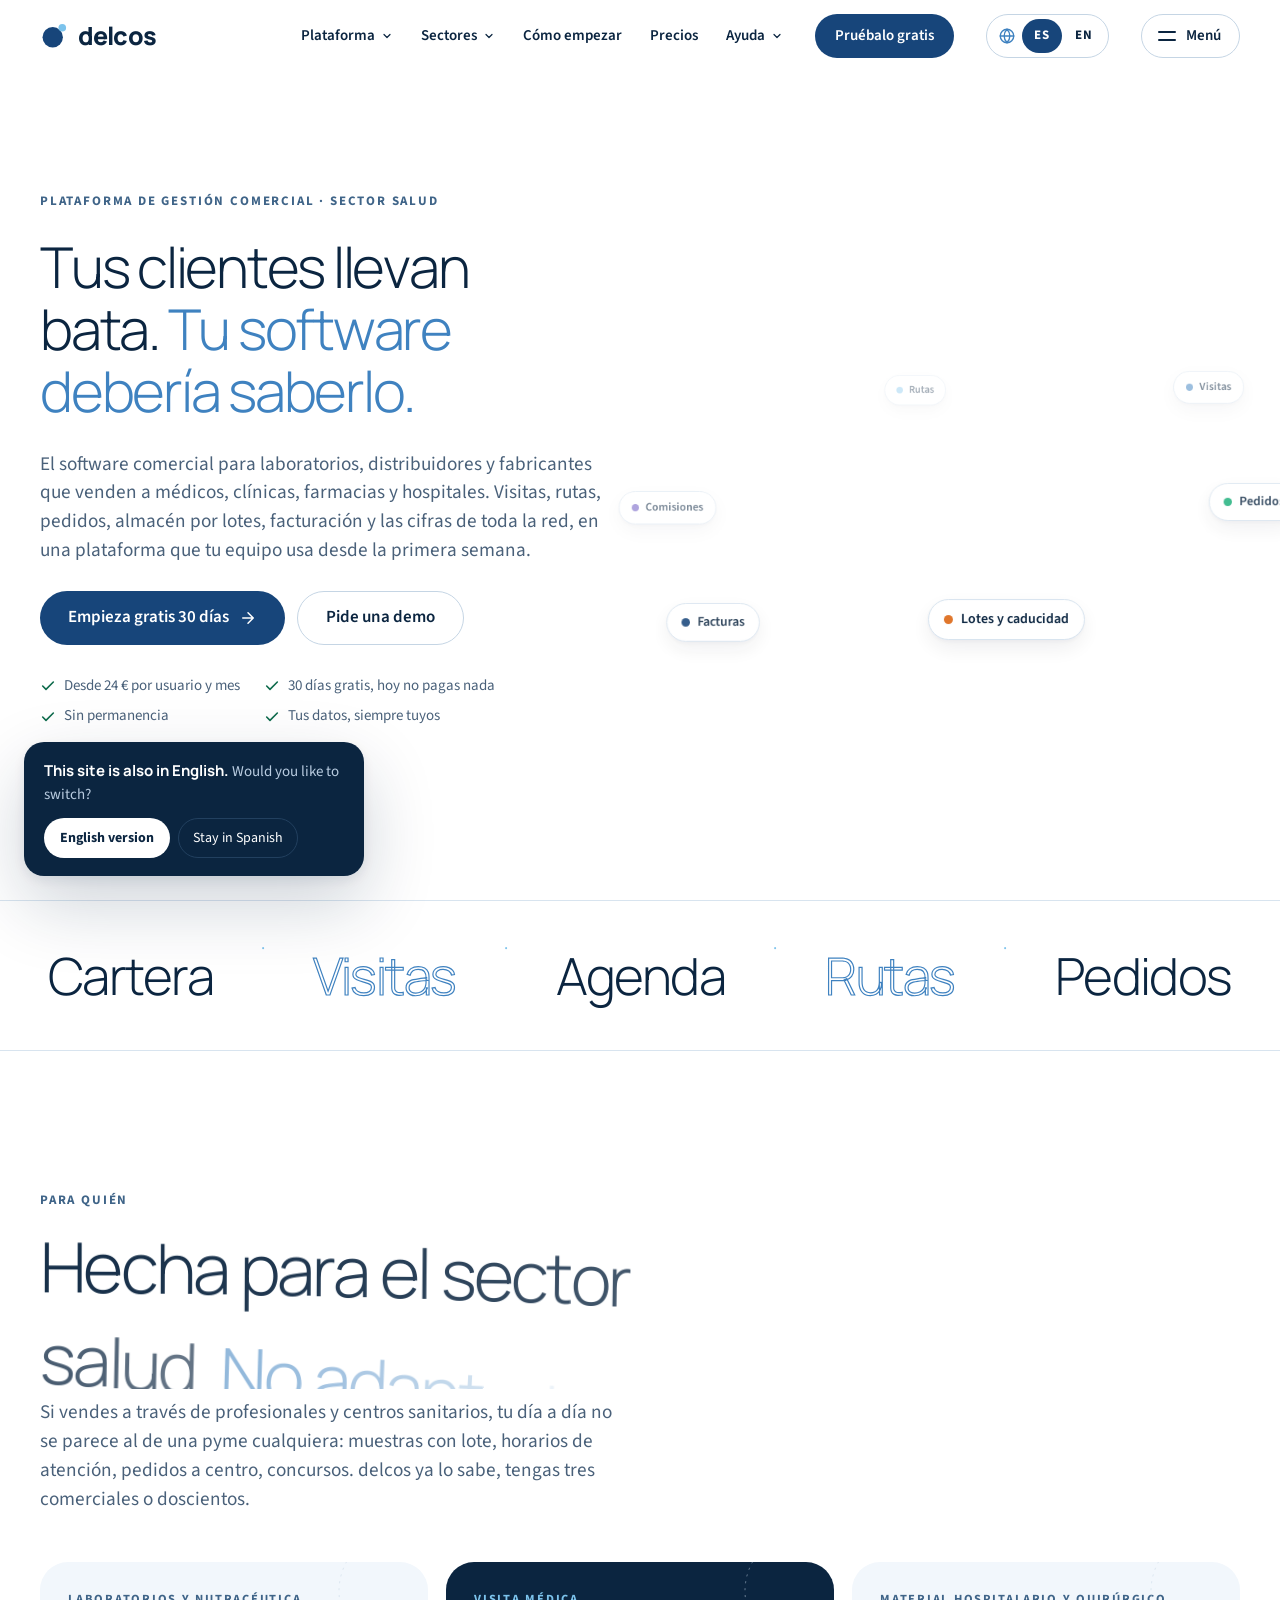
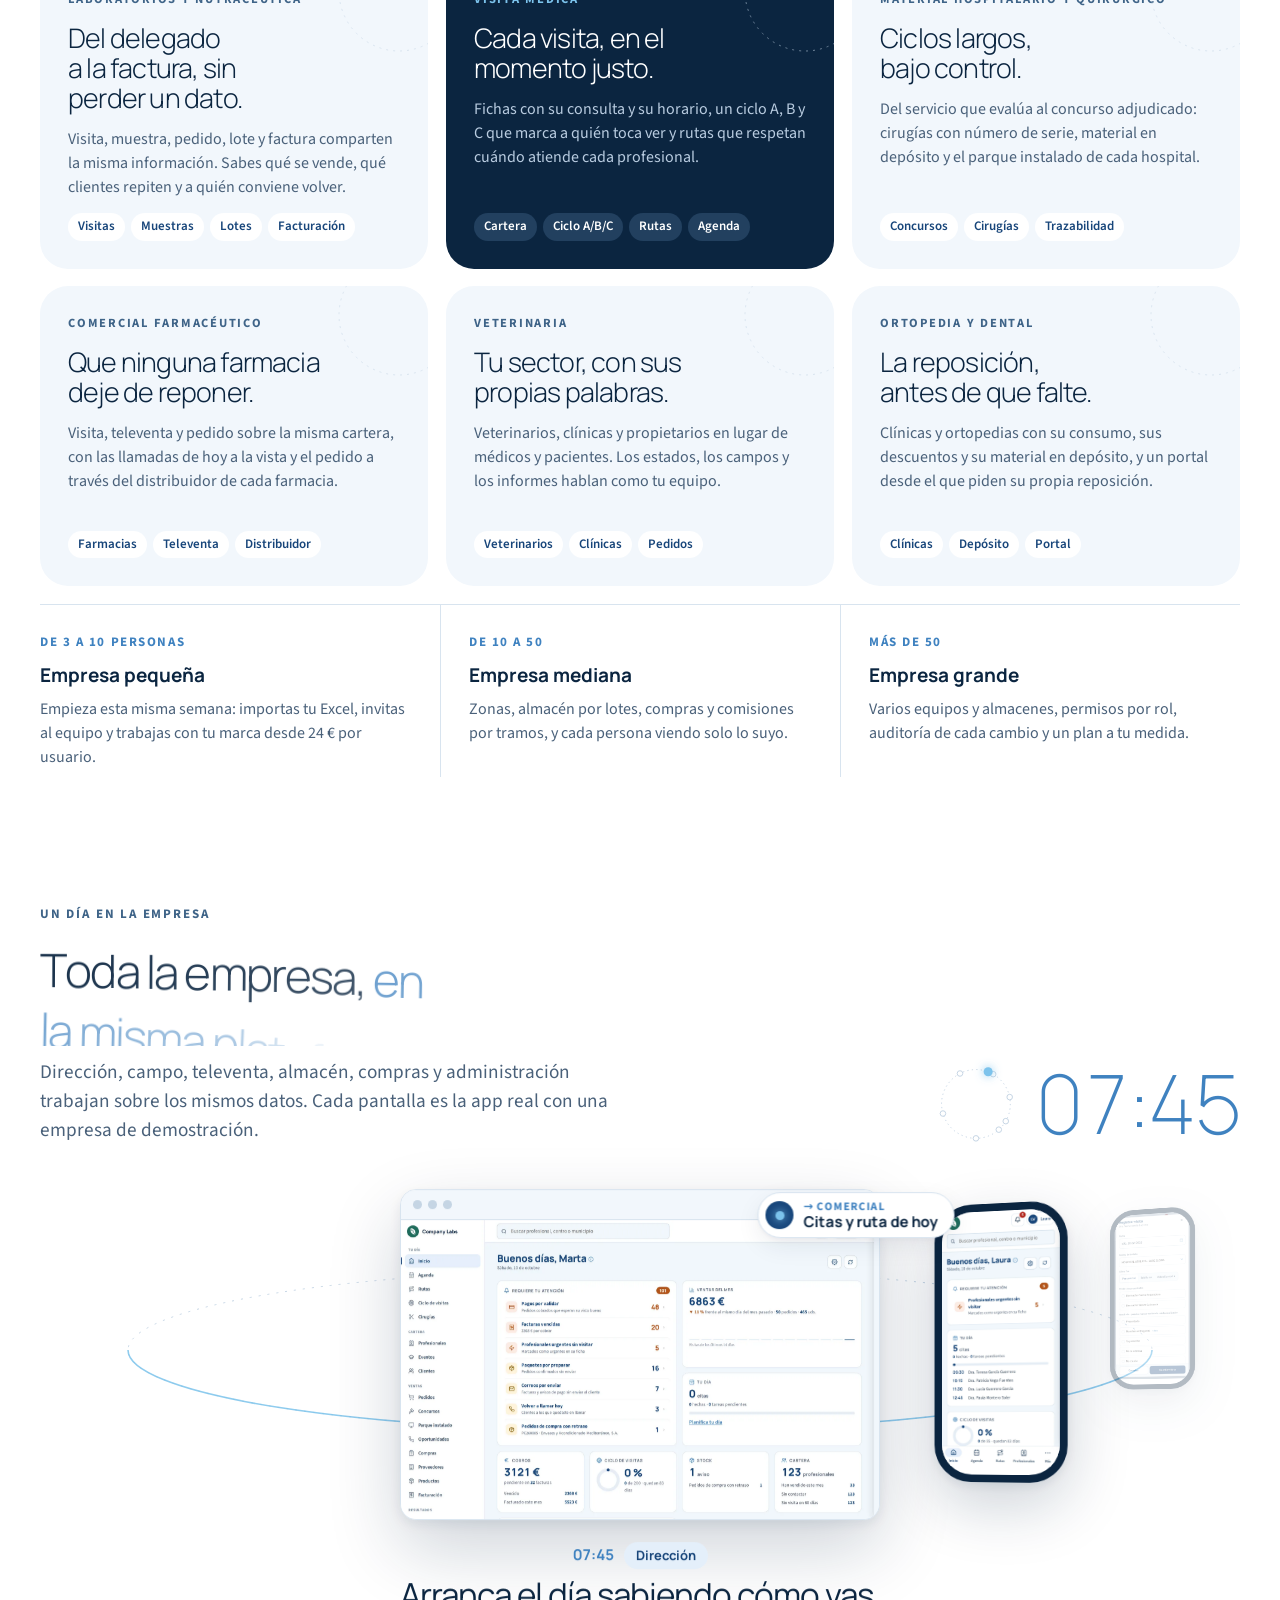
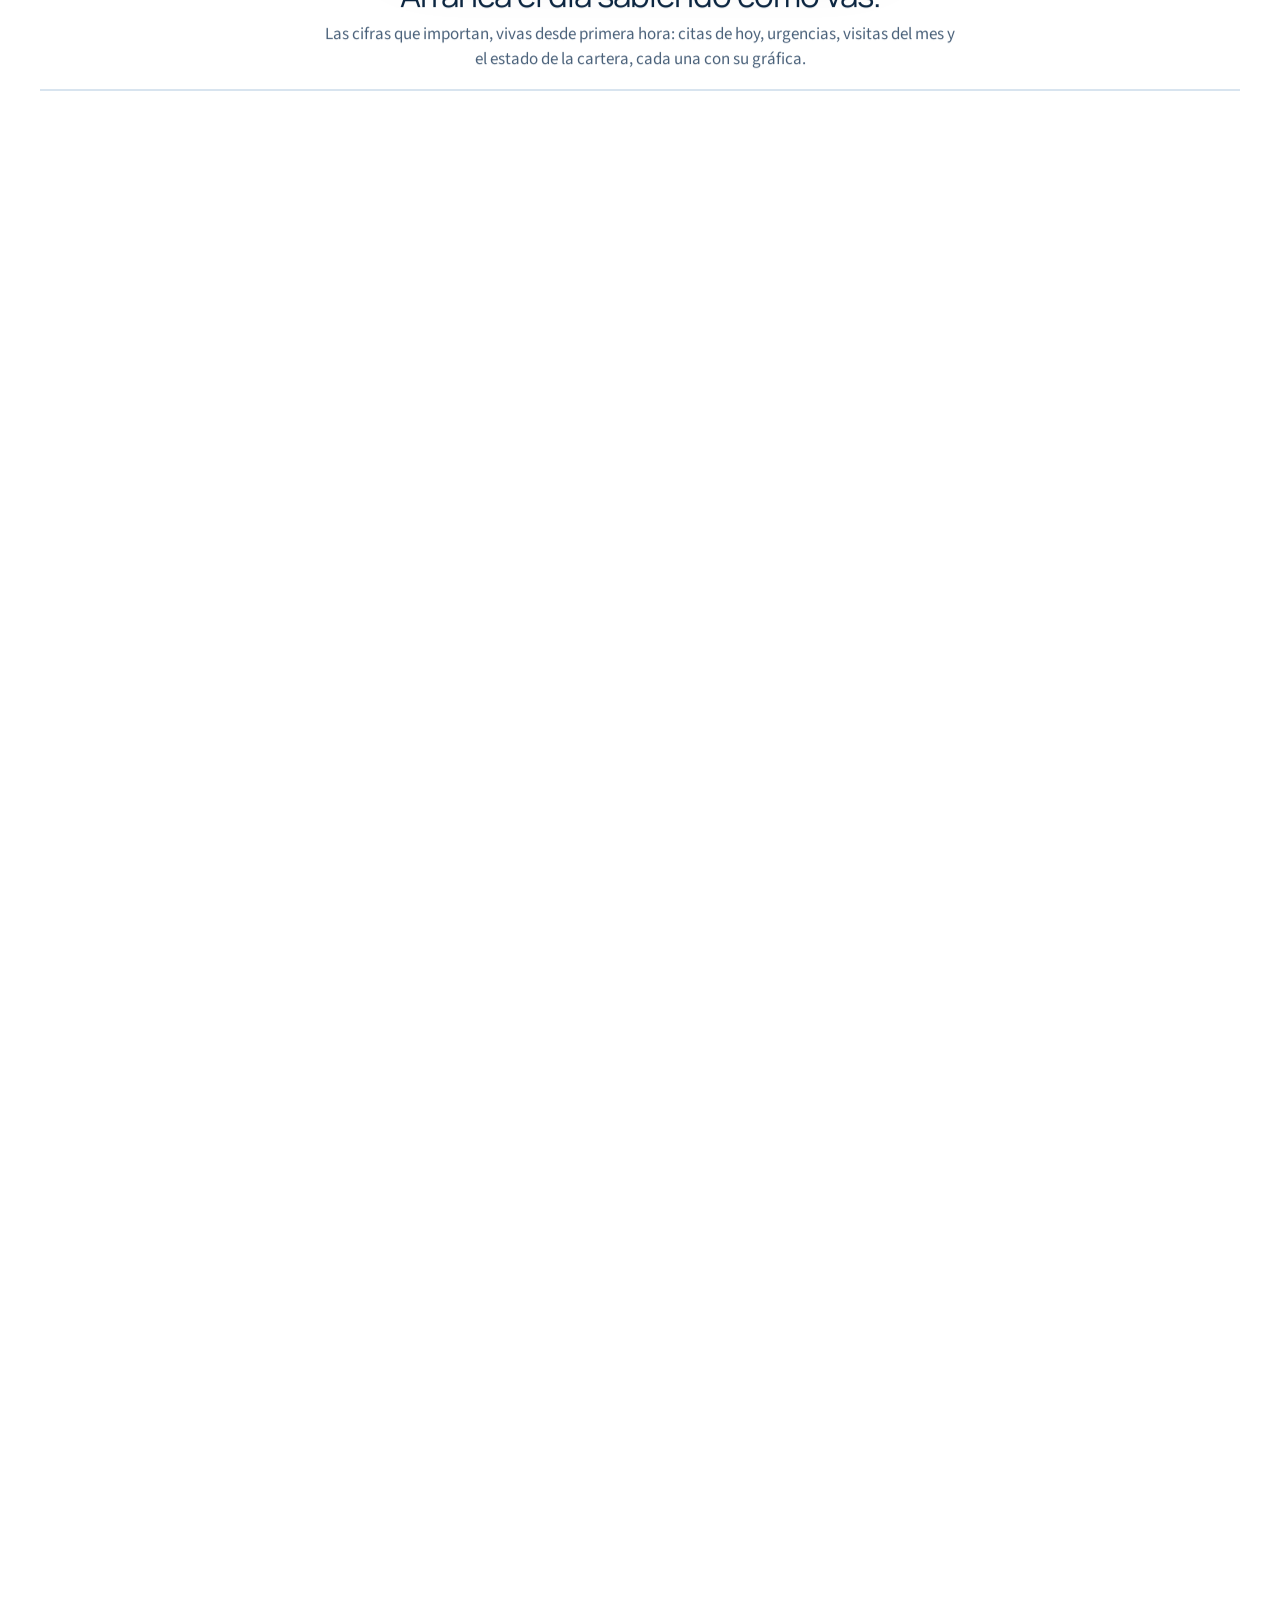
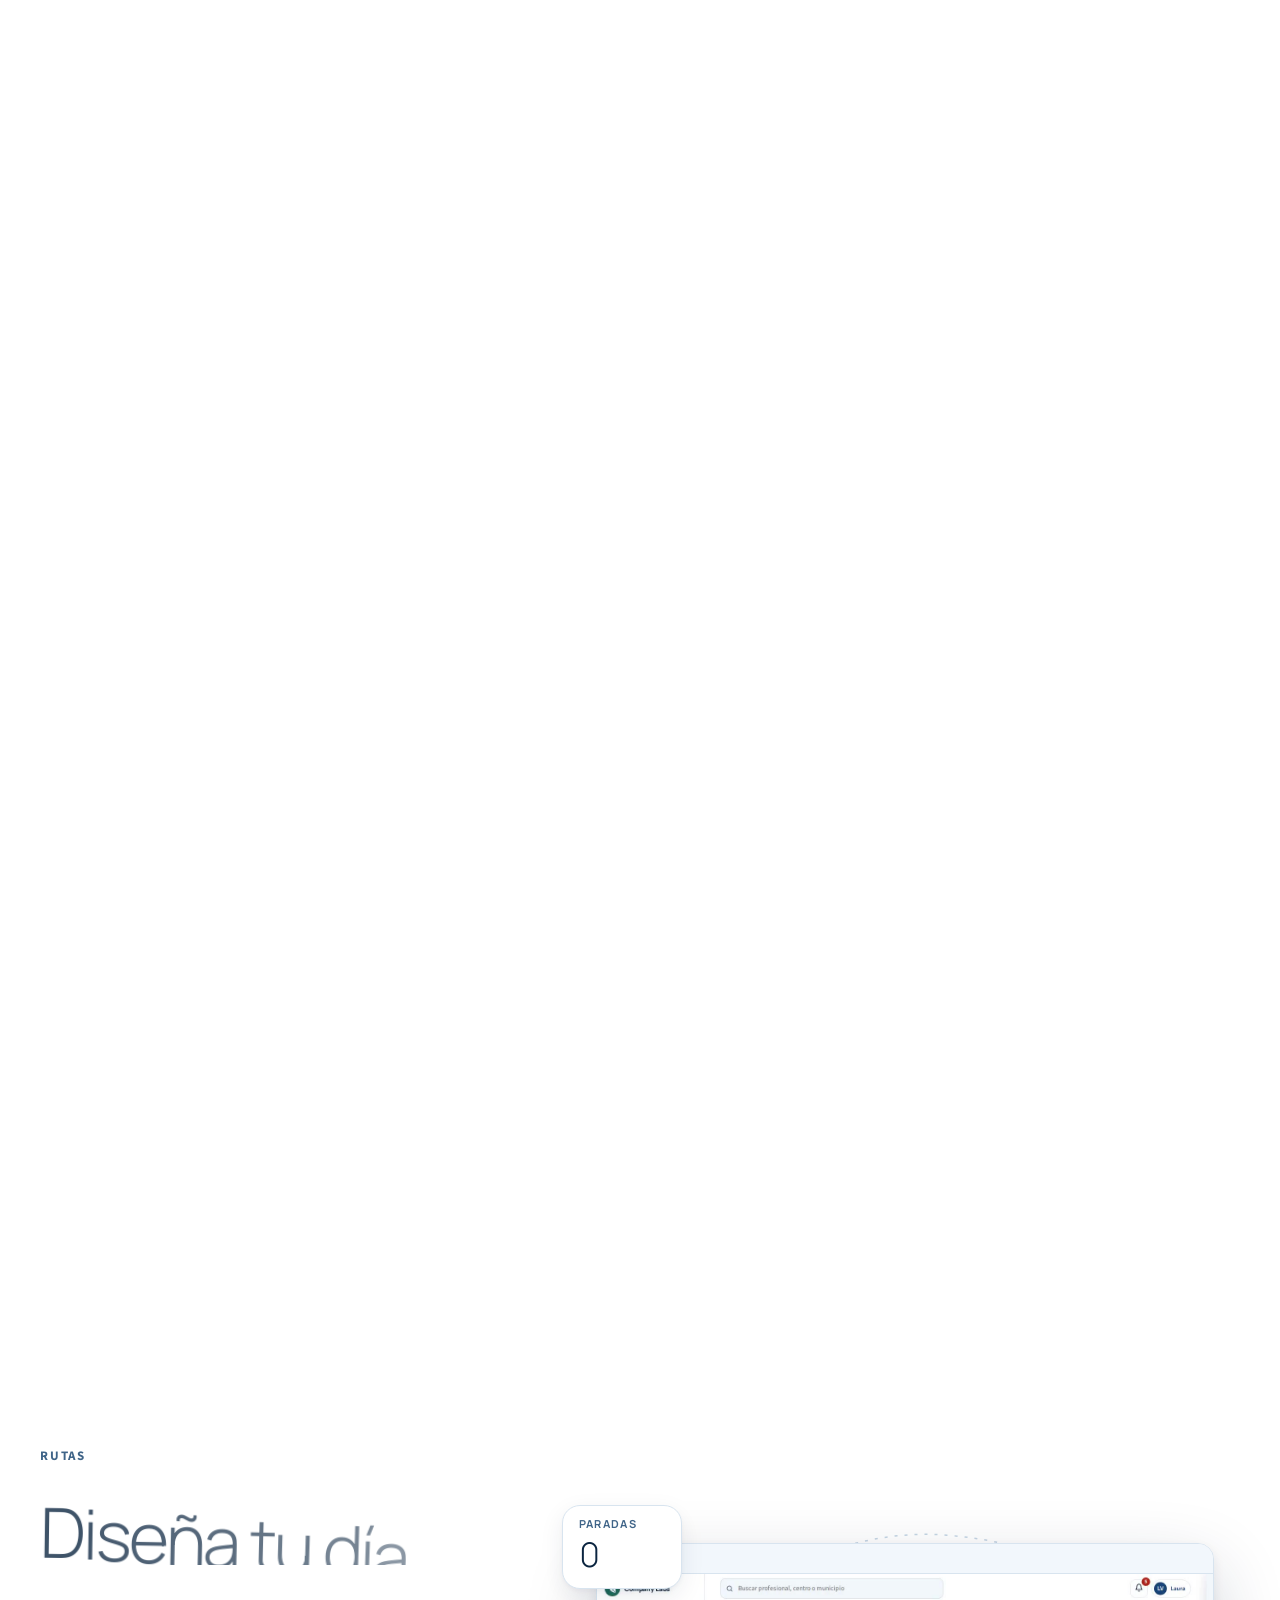
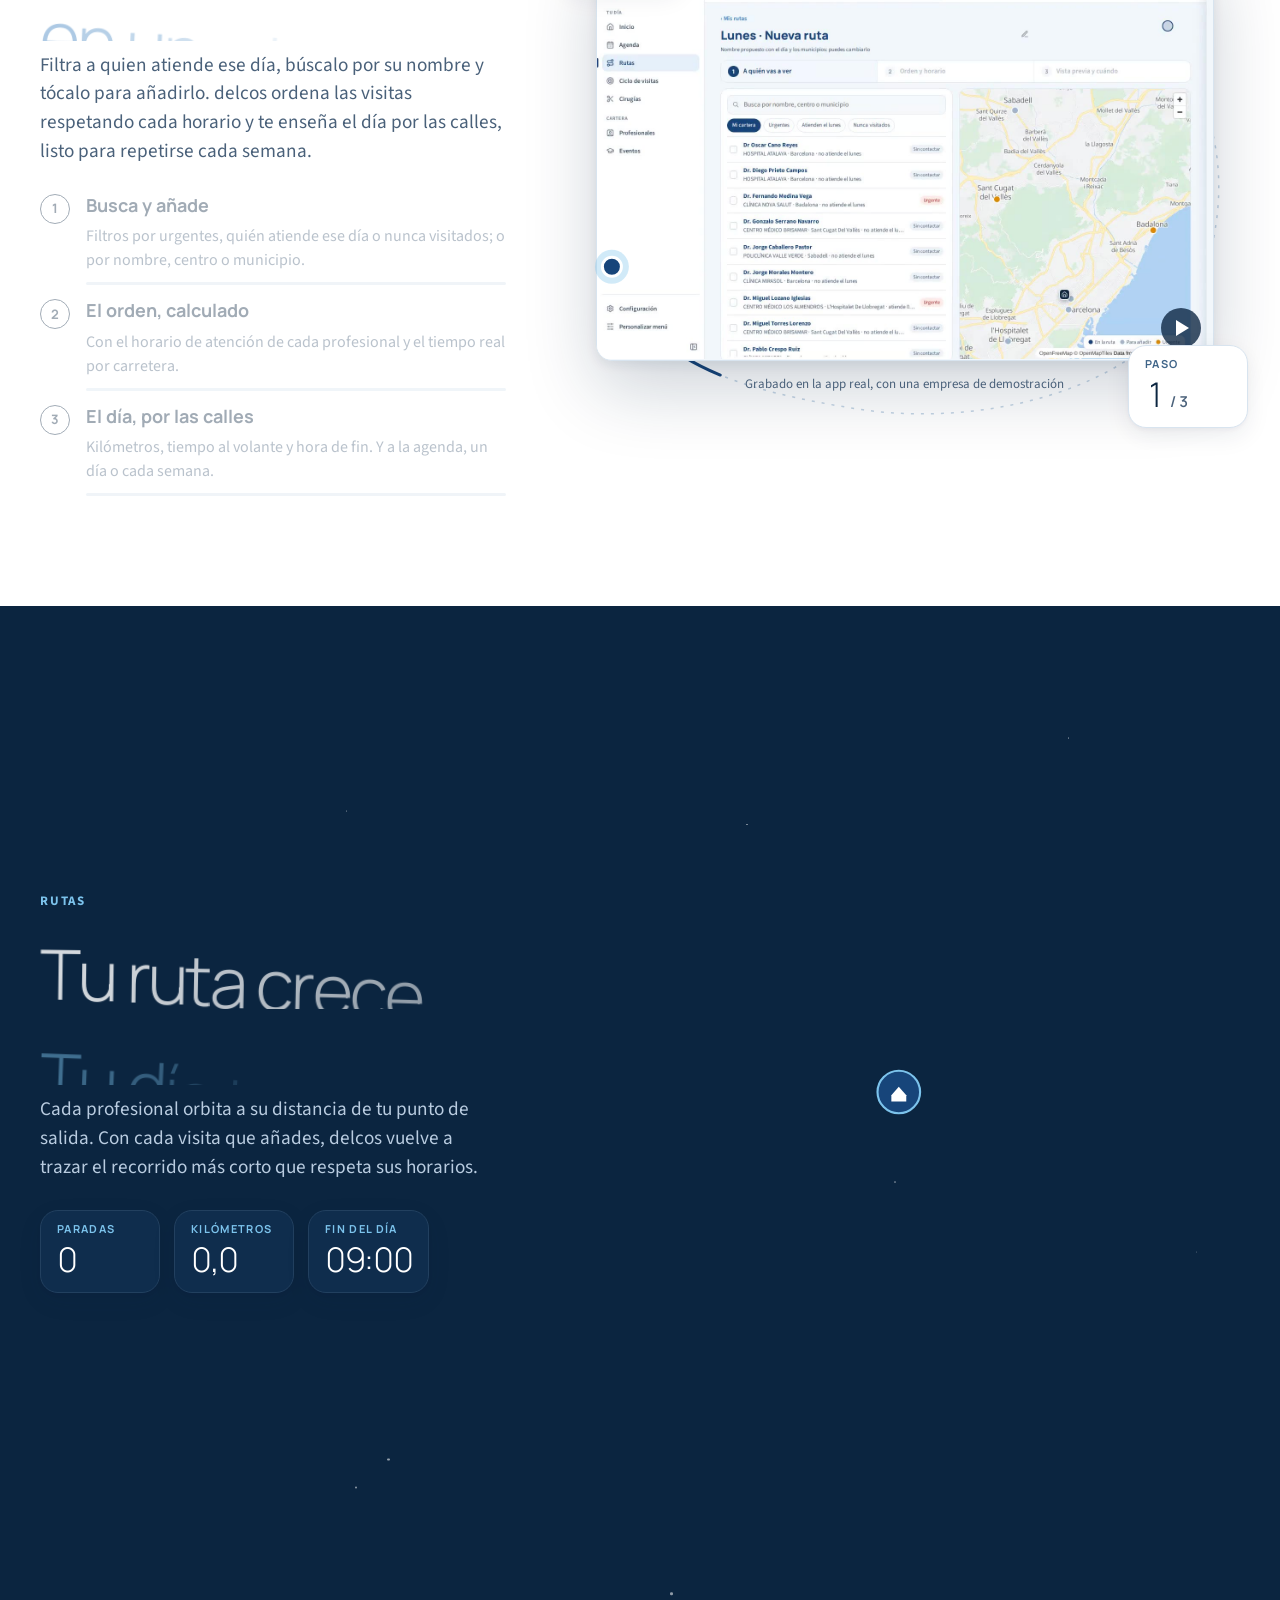
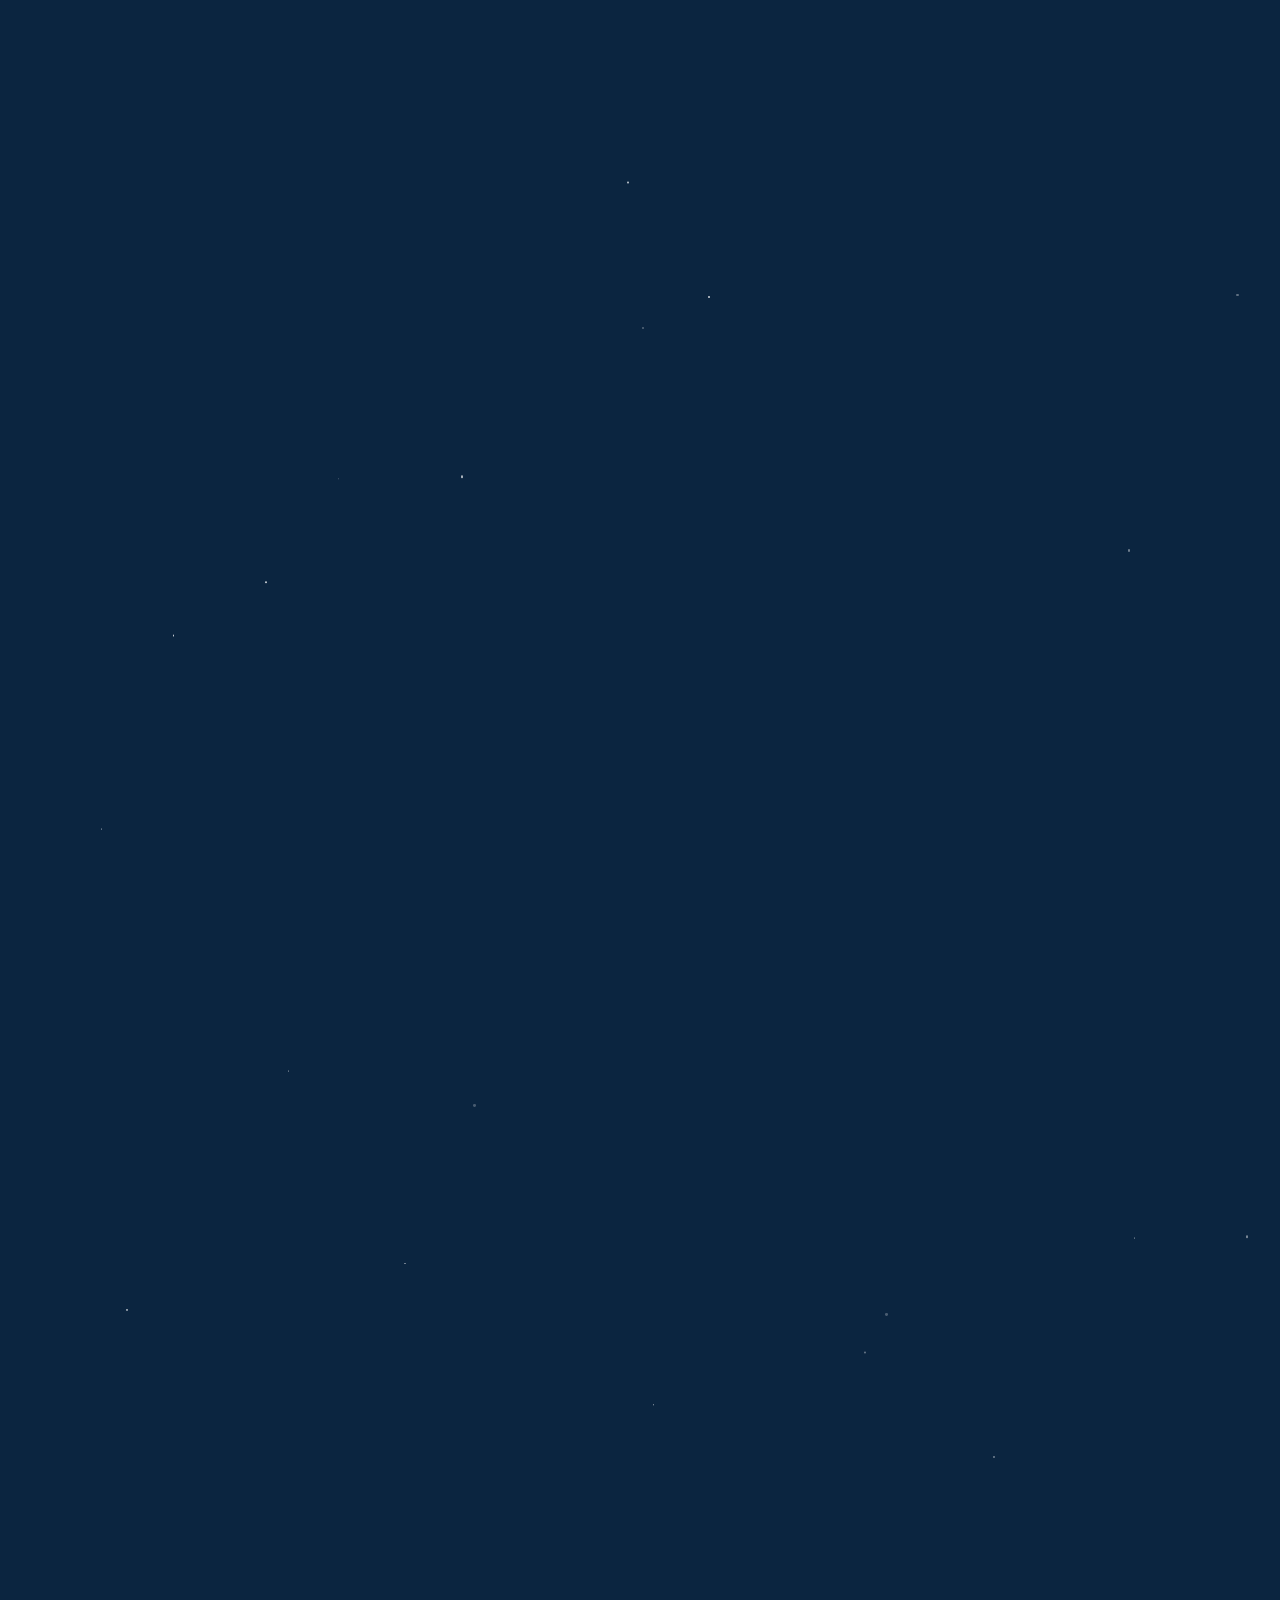
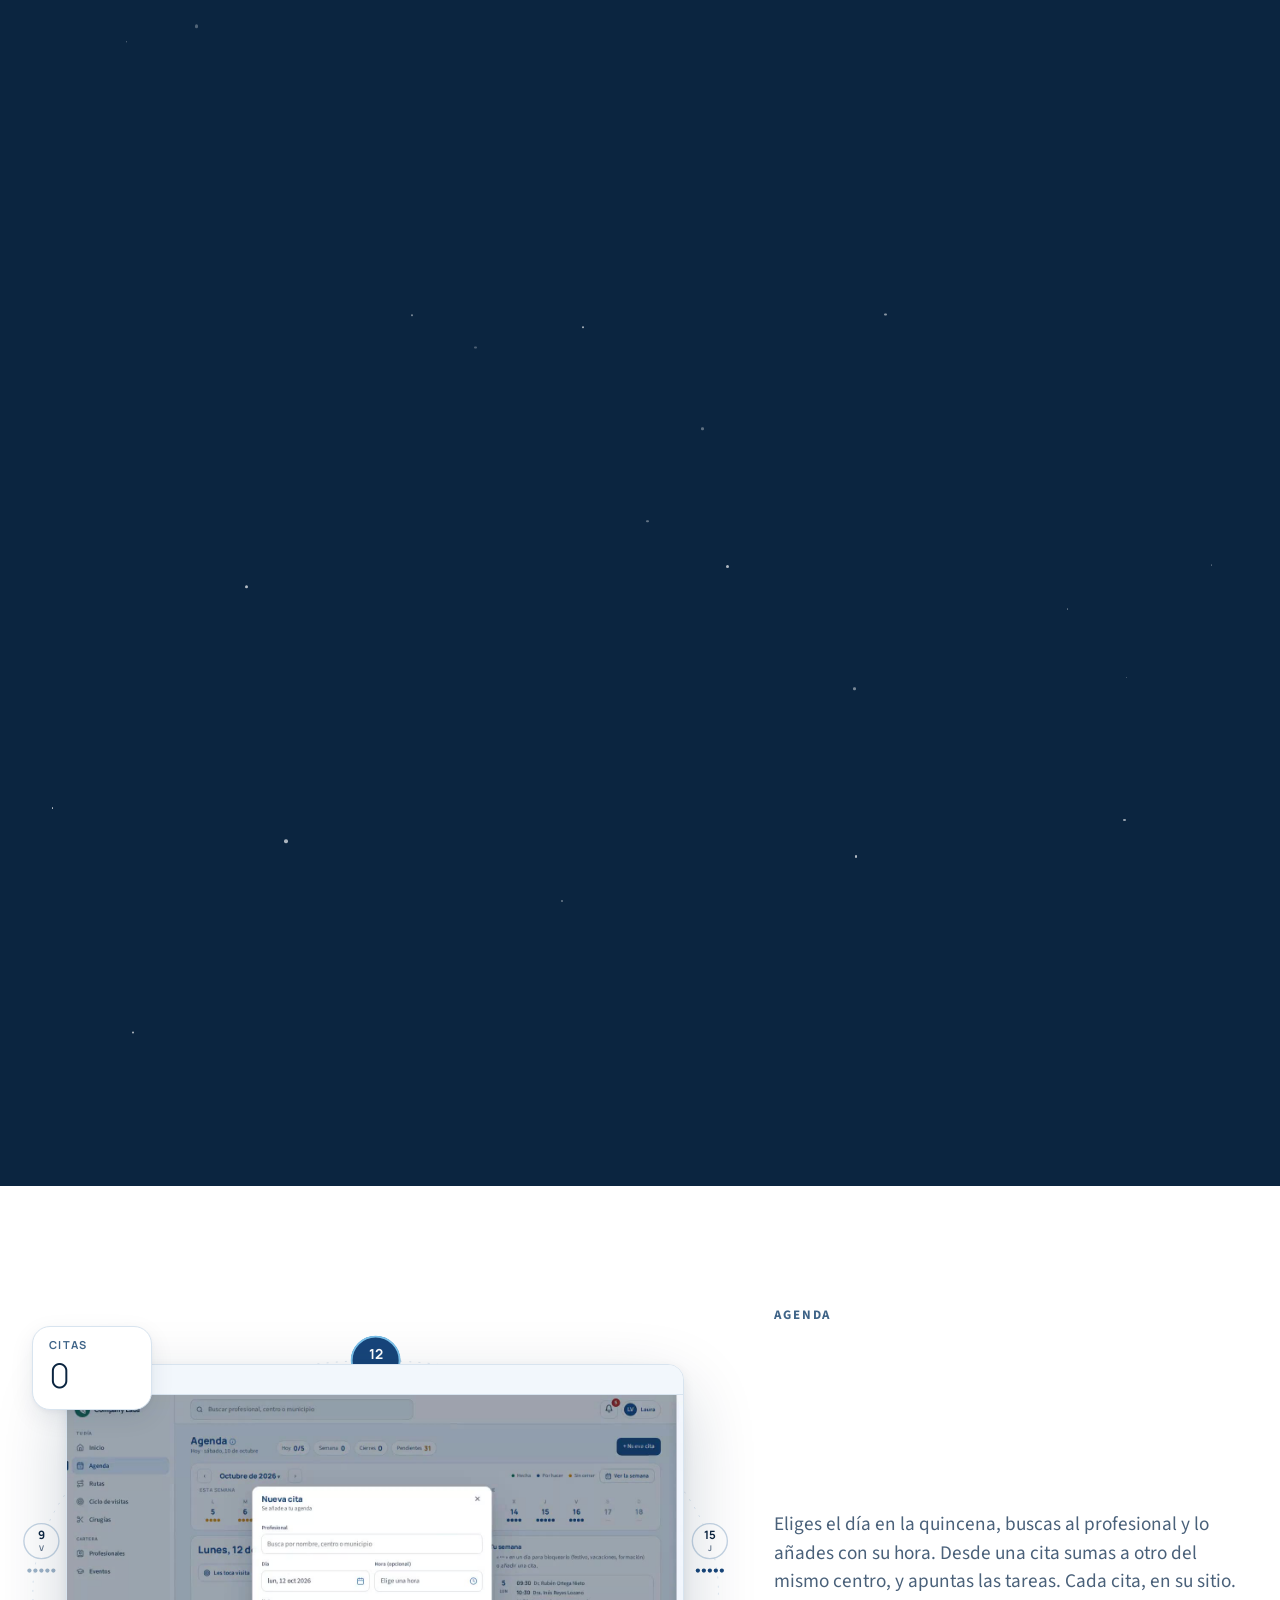
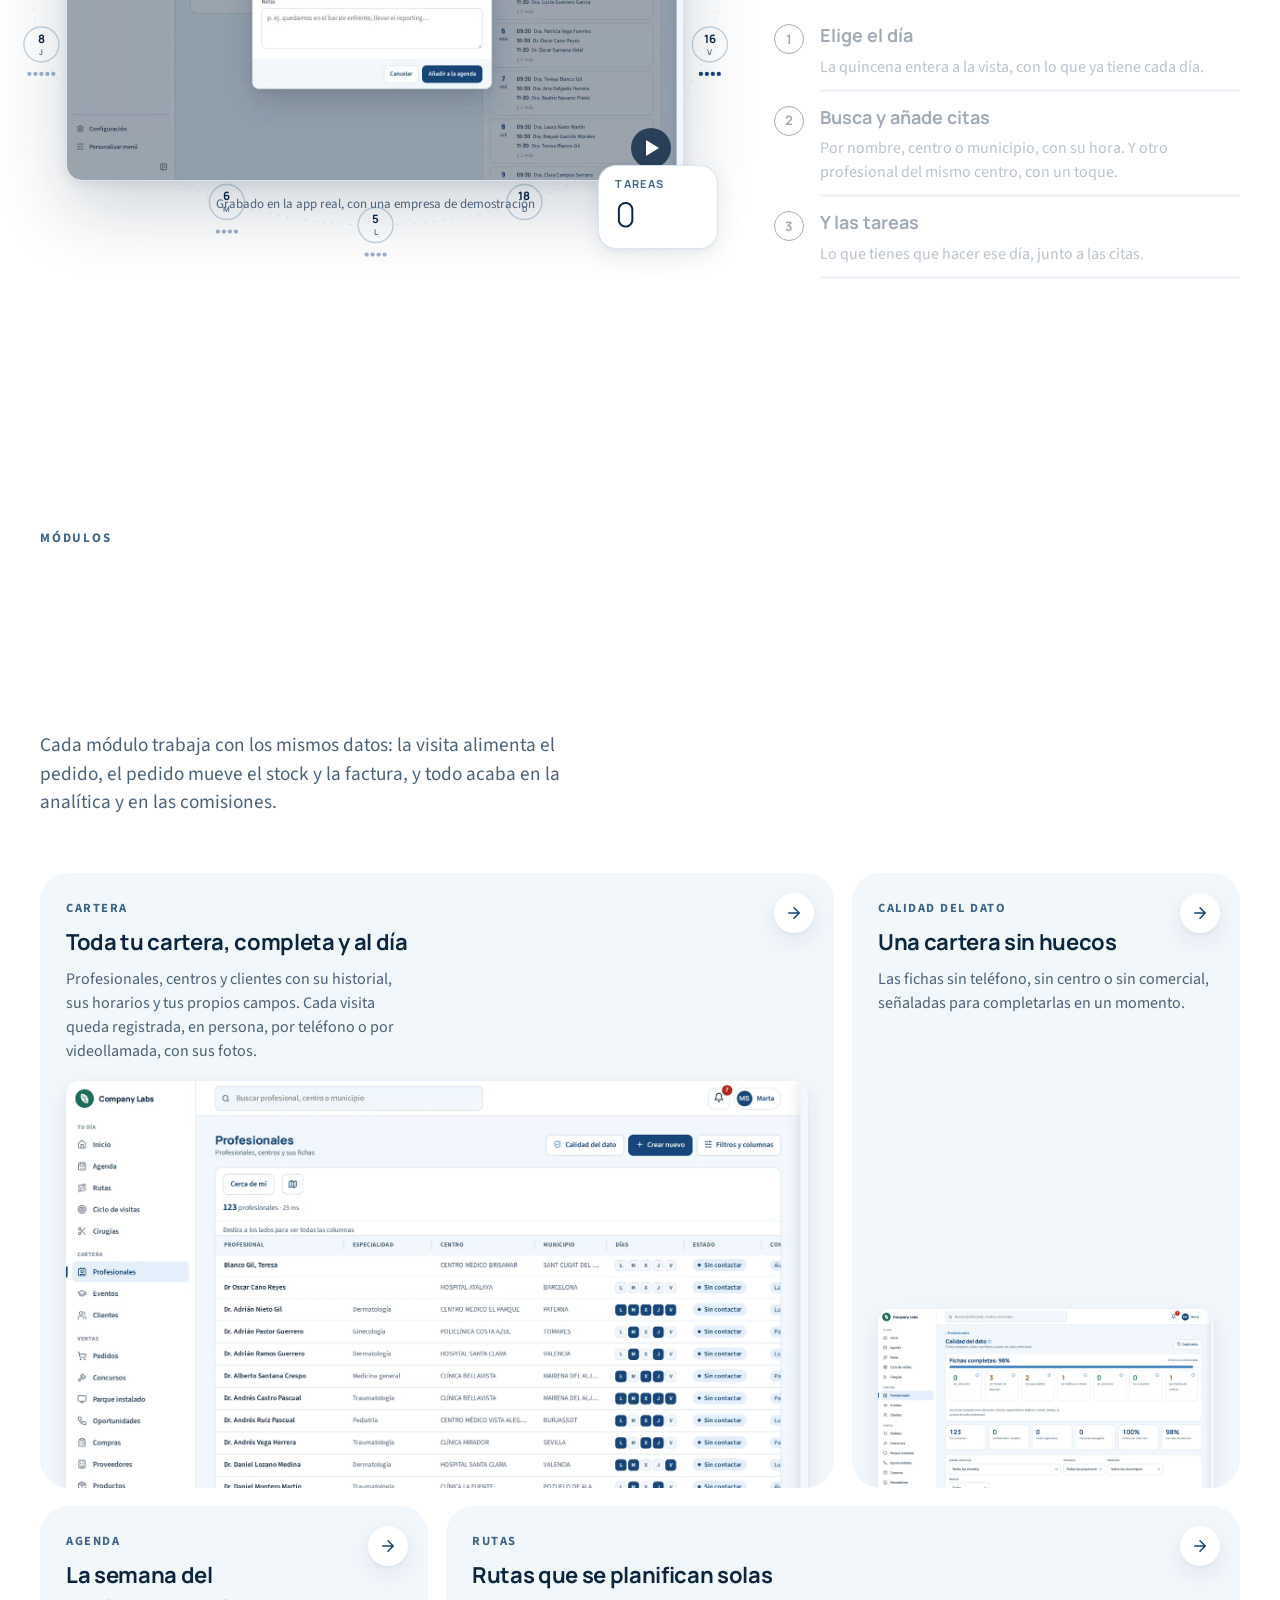
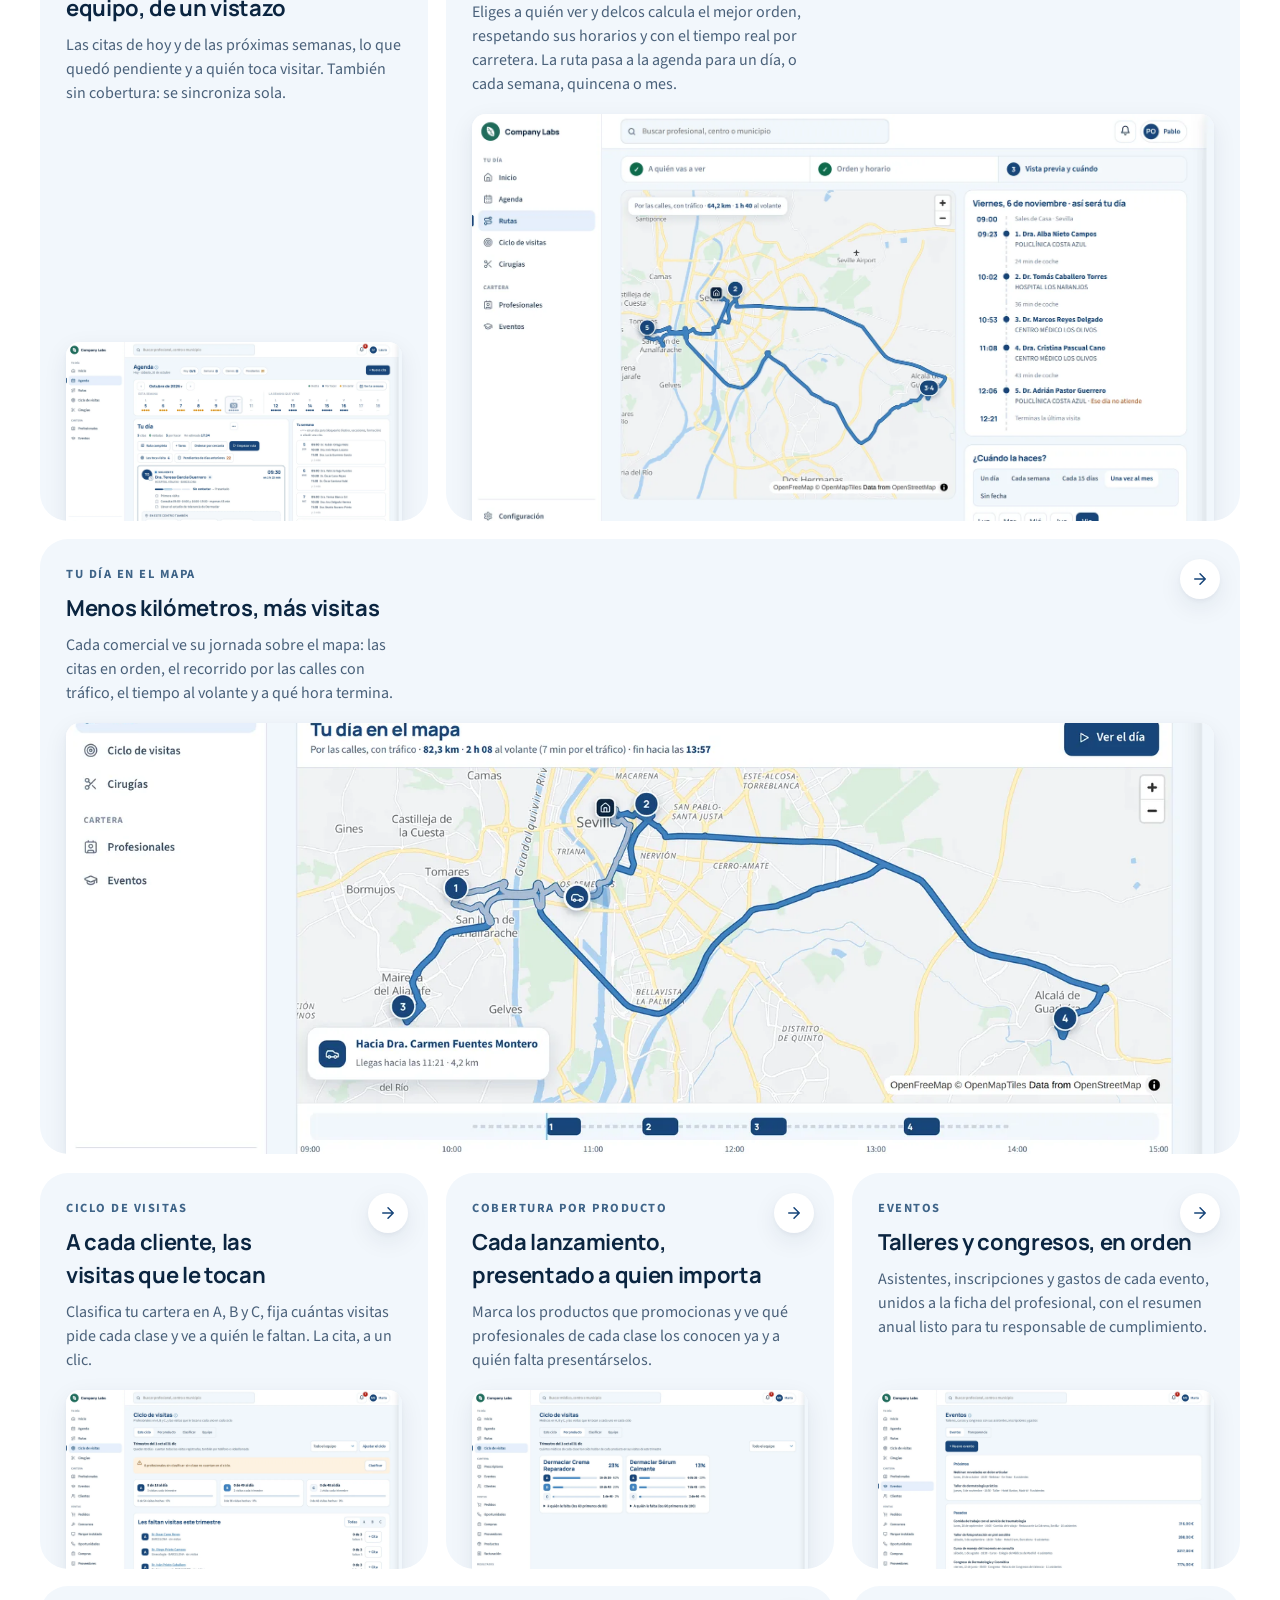
<file: index.html>
<!doctype html>
<html lang="es">
<head>
<meta charset="utf-8">
<meta name="viewport" content="width=device-width, initial-scale=1, viewport-fit=cover">
<title>delcos · Plataforma comercial para el sector salud</title>
<meta name="description" content="La plataforma de gestión comercial para laboratorios, distribuidores y fabricantes del sector salud: cartera y visitas, pedidos y televenta, almacén por lotes, compras, facturación, comisiones y analítica.">
<link rel="canonical" href="https://www.delcos.app/">
<link rel="alternate" hreflang="es" href="https://www.delcos.app/">
<link rel="alternate" hreflang="en" href="https://www.delcos.app/en/">
<link rel="alternate" hreflang="x-default" href="https://www.delcos.app/">
<meta name="theme-color" content="#17457A">
<link rel="icon" href="favicon.svg" type="image/svg+xml">
<meta property="og:type" content="website">
<meta property="og:site_name" content="delcos">
<meta property="og:title" content="delcos · Plataforma comercial para el sector salud">
<meta property="og:description" content="La plataforma de gestión comercial hecha para el sector salud.">
<meta property="og:url" content="https://www.delcos.app/">
<meta property="og:image" content="https://www.delcos.app/capturas/labs_e_analitica.webp">
<meta property="og:locale" content="es_ES">
<style>html{color-scheme:light}body{margin:0}</style>
<script>try{if(!sessionStorage.getItem('delcos-intro')&&!matchMedia('(prefers-reduced-motion: reduce)').matches)document.documentElement.classList.add('con-intro')}catch(e){}</script>
<link rel="preload" href="fuentes/manrope-latin.woff2" as="font" type="font/woff2" crossorigin>
<link rel="preload" href="fuentes/source-sans-3-latin.woff2" as="font" type="font/woff2" crossorigin>
<link rel="stylesheet" href="fuentes/fuentes.css">
<style>
/* Concepto: delcos como la plataforma entera de una empresa sanitaria, del campo a la factura. La página cuenta un día
   completo de la empresa (comercial, televenta, almacén, compras, administración y dirección) con capturas reales de la app.
   Movimiento de alto nivel pero sobrio: texto que se revela por letras, una baraja de pantallas en 3D, un recorrido
   horizontal con reloj, un mosaico de módulos que se inclina hacia el ratón y fondos que cambian de color por escena.
   Sin fotos ni degradados de fondo. Un solo aspecto (claro, con escenas en tinta). */
:root{
  --tinta:#0B2540; --marino:#17457A; --marino-h:#123A66; --azul:#3F82C0; --celeste:#7CC3EC;
  --hielo:#F2F7FC; --suave:#E4EFFA; --blanco:#FFFFFF; --linea:#D8E4EF; --linea-f:#C5D5E4;
  --texto2:#4A617A; --texto3:#5F7389; --ok:#0E6B4C; --ok-s:#E3F4EC; --en-tinta:#B9CCE0; --linea-t:#22405F;
  --fondo:var(--blanco); --tinta-txt:var(--tinta);
  --f-titulo:Manrope,"Source Sans 3",system-ui,sans-serif;
  --f-texto:"Source Sans 3",system-ui,-apple-system,"Segoe UI",sans-serif;
  --ease-sal:cubic-bezier(.2,.8,.2,1);
  --sombra-2:0 2px 4px rgba(11,37,64,.04),0 8px 24px rgba(11,37,64,.08);
  --sombra-3:0 4px 12px rgba(11,37,64,.08),0 28px 72px rgba(11,37,64,.20);
  color-scheme:light;
}
*{box-sizing:border-box}
html,body{overflow-x:clip}
html.lenis,html.lenis body{height:auto}
.lenis.lenis-smooth{scroll-behavior:auto!important}
body{margin:0;background:var(--fondo);color:var(--tinta-txt);font-family:var(--f-texto);font-size:17px;line-height:1.5;overflow-x:hidden;transition:background .6s var(--ease-sal),color .6s var(--ease-sal)}
body{background:var(--blanco);color:var(--tinta)}
[data-noche]{background:var(--tinta);color:var(--blanco)}
body.noche{--fondo:var(--tinta);--tinta-txt:var(--blanco)}
img{max-width:100%;display:block}
a{color:inherit}
button{font:inherit;color:inherit;cursor:pointer}
:focus-visible{outline:none;box-shadow:0 0 0 2px var(--blanco),0 0 0 4px var(--azul);border-radius:12px}
h1,h2,h3{text-wrap:balance}
.wrap{max-width:1280px;margin:0 auto;padding-inline:40px}
.ojo{font-size:13px;font-weight:700;letter-spacing:.14em;text-transform:uppercase;color:#3F6488}
[data-noche] .ojo{color:var(--celeste)}
.titular{margin:0;font-family:var(--f-titulo);font-weight:300;font-size:clamp(40px,5.4vw,76px);line-height:1.02;letter-spacing:-.04em}
.titular em{font-style:normal;color:var(--azul)}
[data-noche] .titular em{color:var(--celeste)}
.entrada{margin:0;font-size:clamp(17px,1.5vw,20px);color:var(--texto2);max-width:58ch}
[data-noche] .entrada{color:var(--en-tinta)}
.linea-txt{display:block;overflow:hidden;padding-bottom:.2em;margin-bottom:-.12em}
.boton{display:inline-flex;align-items:center;gap:10px;height:54px;padding:0 28px;border-radius:999px;background:var(--marino);color:var(--blanco);
  font-weight:600;font-size:17px;text-decoration:none;border:0;transition:background .1s;will-change:transform}
.boton:hover{background:var(--marino-h)}
.boton svg{transition:transform .18s var(--ease-sal)}
.boton:hover svg{transform:translateX(4px)}
.boton.sec{background:transparent;color:inherit;border:1px solid var(--linea-f)}
.boton.sec:hover{background:var(--hielo)}
[data-noche] .boton.sec{border-color:var(--linea-t)}
[data-noche] .boton.sec:hover{background:var(--linea-t)}

/* ---------- cabecera */
.cab{position:fixed;inset:0 0 auto 0;z-index:40;padding-top:env(safe-area-inset-top,0px);transition:transform .3s var(--ease-sal),background .3s,box-shadow .3s,color .3s}
.cab.fondo{background:rgba(255,255,255,.94);box-shadow:0 1px 0 var(--linea);color:var(--tinta)}
body.noche .cab.fondo{background:rgba(11,37,64,.94);box-shadow:0 1px 0 var(--linea-t);color:var(--blanco)}
.cab.oculta{transform:translateY(-100%)}
.cab > .wrap{height:72px;display:flex;align-items:center;gap:32px}
.logo{display:flex;align-items:center;gap:10px;text-decoration:none}
.logo b{font-family:var(--f-titulo);font-weight:800;font-size:25px;letter-spacing:-.035em}
.nav{display:flex;gap:28px;margin-left:auto;font-weight:600;font-size:15px}
.nav a{text-decoration:none;position:relative;white-space:nowrap}
.nav a::after{content:"";position:absolute;left:0;right:0;bottom:-4px;height:2px;background:var(--azul);transform:scaleX(0);transform-origin:left;transition:transform .18s var(--ease-sal)}
.nav a:hover::after{transform:scaleX(1)}
.cab .boton{height:44px;padding:0 20px;font-size:15px;white-space:nowrap}
/* Selector de idioma: los dos idiomas a la vista, el activo relleno */
.idioma{display:inline-flex;align-items:center;gap:2px;height:44px;padding:4px;border:1px solid var(--linea-f);border-radius:999px;flex-shrink:0;color:inherit}
.idioma .globo{width:18px;height:18px;margin:0 4px 0 7px;color:var(--azul);transition:transform .8s var(--ease-sal)}
.idioma:hover .globo{transform:rotate(-30deg)}
.idioma span,.idioma a{display:inline-flex;align-items:center;justify-content:center;height:34px;min-width:40px;padding:0 10px;border-radius:999px;font-weight:700;font-size:13px;letter-spacing:.06em;text-decoration:none;color:inherit;transition:background .2s,color .2s}
.idioma .activo{background:var(--marino);color:var(--blanco)}
.idioma a:hover,.idioma a:focus-visible{background:var(--hielo)}
body.noche .idioma{border-color:var(--linea-t)}
body.noche .idioma .activo{background:var(--blanco);color:var(--tinta)}
body.noche .idioma a:hover{background:var(--linea-t)}
body.desp-abierto .idioma{border-color:var(--linea-f)}
body.desp-abierto .idioma .activo{background:var(--marino);color:var(--blanco)}
/* Sugerencia de idioma según el navegador */
.aviso-idioma{position:fixed;left:24px;bottom:24px;z-index:38;max-width:340px;background:var(--tinta);color:var(--blanco);border-radius:20px;padding:18px 20px;box-shadow:var(--sombra-3);
  display:flex;flex-direction:column;gap:12px;transform:translateY(24px);opacity:0;transition:opacity .4s,transform .6s var(--ease-sal)}
.aviso-idioma.ver{opacity:1;transform:none}
.aviso-idioma p{margin:0;font-size:15px;color:var(--en-tinta)}
.aviso-idioma b{color:var(--blanco);font-family:var(--f-titulo)}
.aviso-idioma .acc{display:flex;gap:8px;align-items:center}
.aviso-idioma a{display:inline-flex;align-items:center;height:40px;padding:0 16px;border-radius:999px;background:var(--blanco);color:var(--tinta);font-weight:700;font-size:14px;text-decoration:none}
.aviso-idioma button{height:40px;padding:0 14px;border-radius:999px;border:1px solid var(--linea-t);background:none;color:var(--blanco);font-size:14px}
.menu-abierto .cab .idioma{opacity:0;pointer-events:none}

/* ---------- marcos: siempre una captura real de la app dentro */
.tel{width:280px;aspect-ratio:300/629;border-radius:44px;background:var(--tinta);padding:9px;flex-shrink:0;box-shadow:var(--sombra-3)}
[data-noche] .tel{background:#05182B;box-shadow:0 0 0 1px var(--linea-t),var(--sombra-3)}
.tel .pant{width:100%;height:100%;border-radius:36px;overflow:hidden;background:var(--blanco);position:relative}
.tel .pant img{width:100%;height:auto}
.ordenador{border-radius:16px;background:var(--blanco);box-shadow:var(--sombra-3);overflow:hidden;border:1px solid var(--linea)}
.ordenador .barra{height:30px;background:var(--hielo);border-bottom:1px solid var(--linea);display:flex;align-items:center;gap:6px;padding:0 12px}
.ordenador .barra i{width:9px;height:9px;border-radius:999px;background:var(--linea-f)}
.ordenador .vista{aspect-ratio:1440/900;overflow:hidden}
.ordenador .vista img{width:100%;height:100%;object-fit:cover;object-position:top left}

/* ---------- 1. portada: titular por letras y una baraja de pantallas en 3D */
.portada{position:relative;min-height:100vh;padding-block:140px 80px;overflow:hidden}
.portada .wrap{display:grid;grid-template-columns:minmax(0,1fr) minmax(0,1.05fr);gap:40px;align-items:center}
.portada .texto{display:flex;flex-direction:column;gap:26px;position:relative;z-index:2}
.portada h1{font-size:clamp(44px,4.4vw,72px)}
.acciones{display:flex;gap:12px;flex-wrap:wrap}
/* Lo esencial del precio, bajo los botones del inicio */
.garantia-h{list-style:none;margin:4px 0 0;padding:0;display:grid;grid-template-columns:repeat(2,max-content);gap:8px 24px;font-size:15px;color:var(--texto2)}
.garantia-h li{display:flex;align-items:center;gap:8px}
.garantia-h svg{color:#0E6B4C;flex-shrink:0}
/* «Pide una demo» como enlace, junto al botón de la prueba */
.demo-l{font-weight:600;font-size:15px;text-decoration:none;white-space:nowrap;position:relative}
.demo-l::after{content:"";position:absolute;left:0;right:0;bottom:-4px;height:2px;background:var(--azul);transform:scaleX(0);transform-origin:left;transition:transform .18s var(--ease-sal)}
.demo-l:hover::after{transform:scaleX(1)}
.cab .demo-l{margin-left:-8px}
.menu-abierto .cab .demo-l{opacity:0;pointer-events:none}
.menu-cta{display:flex;align-items:center;gap:22px;flex-wrap:wrap}
.menu-cta .demo-l{color:var(--blanco)}
/* Barra fija del móvil: la prueba siempre a mano */
.barra-cta{display:none}
@media (max-width:900px){
  .barra-cta{position:fixed;left:12px;right:12px;bottom:12px;z-index:37;display:flex;align-items:center;gap:14px;padding:8px 18px 8px 8px;border-radius:999px;
    background:var(--tinta);color:var(--blanco);box-shadow:var(--sombra-3);transform:translateY(140%);transition:transform .45s var(--ease-sal)}
  .barra-cta .boton{flex:1;height:48px;justify-content:center;background:var(--blanco);color:var(--tinta)}
  .barra-cta .demo-l{color:var(--blanco);min-height:44px;padding:0 6px;display:inline-flex;align-items:center}
  body.con-barra .barra-cta{transform:none}
  body.con-barra .arriba{bottom:84px}
  body.con-barra .aviso-idioma{bottom:84px}
  body.menu-abierto .barra-cta{transform:translateY(140%)}
}
/* Precios: cómo funciona */
.como-va{list-style:none;margin:0 0 40px;padding:0;display:grid;grid-template-columns:repeat(3,minmax(0,1fr));gap:18px;counter-reset:paso}
.como-va li{display:flex;flex-direction:column;gap:6px;padding:20px 22px;border-radius:20px;background:var(--hielo);counter-increment:paso}
.como-va b{font-family:var(--f-titulo);font-weight:700;font-size:17px;color:var(--tinta)}
.como-va b::before{content:counter(paso);display:inline-grid;place-items:center;width:26px;height:26px;margin-right:10px;border-radius:50%;background:var(--marino);color:var(--blanco);font-size:13px}
.como-va span{color:var(--texto2);font-size:15.5px}
/* Cierre: las dos opciones */
.dos-caminos{display:grid;grid-template-columns:repeat(2,minmax(0,1fr));gap:20px;width:100%;max-width:900px;text-align:left}
.camino{display:flex;flex-direction:column;gap:10px;align-items:flex-start;padding:30px 32px;border-radius:28px;border:1px solid var(--linea-t);background:rgba(255,255,255,.04)}
.camino small{font-size:12px;font-weight:700;letter-spacing:.14em;text-transform:uppercase;color:var(--celeste)}
.camino b{font-family:var(--f-titulo);font-weight:700;font-size:26px;letter-spacing:-.02em}
.camino p{margin:0 0 8px;color:var(--en-tinta);font-size:16px}
.camino:first-child{background:rgba(124,195,236,.10);border-color:rgba(124,195,236,.45)}
[data-noche] .cierre .camino .boton.sec{background:transparent;color:var(--blanco);border-color:var(--linea-t)}
@media (max-width:1280px){ .cab .demo-l{display:none} }
@media (max-width:900px){
  .como-va,.dos-caminos{grid-template-columns:minmax(0,1fr)}
  .garantia-h{grid-template-columns:minmax(0,1fr)}
}
.baraja{position:relative;height:640px;perspective:1600px}
.baraja .carta{position:absolute;z-index:5;will-change:transform;transform-style:preserve-3d}
/* La órbita de los módulos: la mitad de delante pasa por encima de las pantallas y la de detrás, por debajo */
.orbe{position:absolute;inset:0;width:100%;height:100%;overflow:visible;pointer-events:none}
.orbe.atras{z-index:0}
.orbe.delante{z-index:11}
.orbe ellipse{fill:none;stroke:#AFC4D8;stroke-width:1.4;stroke-dasharray:3 6}
.orbe.delante ellipse{stroke:var(--azul);stroke-opacity:.55}
.satelites{position:absolute;inset:0;pointer-events:none}
.satelites span{position:absolute;left:0;top:0;display:flex;align-items:center;gap:8px;padding:9px 15px;border-radius:999px;background:var(--blanco);color:var(--tinta);
  border:1px solid var(--linea);box-shadow:var(--sombra-2);font-size:14px;font-weight:600;white-space:nowrap;will-change:transform,opacity}
.satelites i{width:9px;height:9px;border-radius:50%}
.baraja .c-esc{width:680px;left:-10px;top:60px}
.baraja .c-esc2{width:520px;left:110px;top:330px}
.baraja .c-tel{left:auto;right:-30px;top:60px}
.baraja .c-tel .tel{width:215px}
.baraja .c-esc3{width:420px;right:-60px;top:400px}
.etiqueta{position:absolute;z-index:3;background:var(--blanco);color:var(--tinta);border:1px solid var(--linea);border-radius:999px;padding:9px 16px;font-size:14px;font-weight:600;
  box-shadow:var(--sombra-2);white-space:nowrap;display:flex;gap:8px;align-items:center}
.etiqueta i{width:8px;height:8px;border-radius:999px;background:var(--azul)}

/* ---------- cinta de módulos */
.cinta-mod{padding-block:36px;border-block:1px solid var(--linea);overflow:hidden;white-space:nowrap}
.cinta-mod .pista{display:inline-flex;gap:48px;animation:cinta 40s linear infinite;padding-left:48px}
.cinta-mod span{font-family:var(--f-titulo);font-weight:300;font-size:clamp(34px,4vw,56px);letter-spacing:-.03em;color:var(--tinta)}
.cinta-mod span.h{color:transparent;-webkit-text-stroke:1.2px var(--azul)}
.cinta-mod b{color:var(--celeste);font-weight:300}
@keyframes cinta{to{transform:translateX(-50%)}}

/* ---------- 2. un día en la empresa: recorrido horizontal con reloj */
.dia{position:relative;overflow:hidden}
.dia .cabeza{padding-block:130px 40px}
.dia .cabeza .wrap{display:flex;justify-content:space-between;align-items:end;gap:32px;flex-wrap:wrap}
.reloj{font-family:var(--f-titulo);font-weight:200;font-size:clamp(64px,9vw,140px);line-height:1;letter-spacing:-.05em;font-variant-numeric:tabular-nums;color:var(--azul)}
/* Las escenas giran en órbita: la del centro se acerca (zoom) y las de los lados se alejan hacia el fondo */
.escenario{position:relative}
.orbita-dia{position:absolute;inset:0;width:100%;height:100%;pointer-events:none;overflow:visible}
.orbita-dia ellipse{fill:none;stroke:var(--linea-f);stroke-width:1;stroke-dasharray:2 7}
.orbita-dia circle{fill:var(--celeste)}
/* El frente de la órbita, más marcado: da la profundidad (lo de delante pasa por delante) */
.orbita-dia .frente{fill:none;stroke:var(--celeste);stroke-width:1.6;opacity:.85}
/* Reloj orbital: las ocho horas del día marcadas en su órbita y un satélite que marca la hora */
.reloj-orb{display:flex;align-items:center;gap:18px}
.dial{width:clamp(70px,6.4vw,104px);height:auto;overflow:visible}
.dial-o{fill:none;stroke:var(--linea-f);stroke-width:1.2;stroke-dasharray:1.5 4}
#dial-marcas circle{fill:var(--blanco);stroke:var(--linea-f);stroke-width:1.2;transition:fill .3s,stroke .3s}
#dial-marcas circle.hecha{fill:var(--azul);stroke:var(--azul)}
#dial-sat{fill:var(--celeste);filter:drop-shadow(0 0 6px rgba(124,195,236,.9))}
/* El relevo: lo que una pantalla pasa a la siguiente viaja por la órbita */
.relevo{position:absolute;left:0;top:0;z-index:200;display:none;align-items:center;gap:10px;padding:7px 16px 7px 7px;border-radius:999px;background:var(--blanco);
  border:1px solid var(--linea);box-shadow:var(--sombra-2);pointer-events:none;white-space:nowrap;will-change:transform}
.relevo i{width:28px;height:28px;border-radius:50%;background:var(--marino);position:relative;flex-shrink:0}
.relevo i::after{content:"";position:absolute;inset:0;margin:auto;width:9px;height:9px;border-radius:50%;background:var(--celeste);box-shadow:0 0 10px var(--celeste)}
.relevo span{display:flex;flex-direction:column;line-height:1.15}
.relevo small{font-size:11.5px;font-weight:700;letter-spacing:.08em;text-transform:uppercase;color:var(--azul)}
.relevo b{font-family:var(--f-titulo);font-size:15px;color:var(--tinta)}
.paso .pasa{display:none}
@media (min-width:901px){ .relevo{display:flex} }
@media (max-width:900px){
  .paso .pasa{display:inline-flex;align-items:center;gap:8px;padding:6px 14px;border-radius:999px;background:var(--hielo);font-size:14px;color:var(--texto2)}
  .paso .pasa b{color:var(--tinta)}
  .reloj-orb{gap:12px}
}
.paso{display:flex;flex-direction:column;align-items:center;gap:22px}
.paso .info{display:flex;flex-direction:column;gap:12px;align-items:center;text-align:center;max-width:600px}
@media (min-width:901px){
  .dia{height:100vh;display:flex;flex-direction:column}
  .dia .cabeza{padding-block:88px 0}
  .dia .paso .info{max-width:780px;gap:8px}
  .dia .barra-dia{bottom:26px}
  .dia .titular{font-size:clamp(34px,3.6vw,56px)}
  .dia .reloj{font-size:clamp(56px,6.4vw,104px)}
  .escenario{flex:1;min-height:0;perspective:1800px;--pant:clamp(200px,calc(100vh - 600px),480px)}
  .escenario .paso{position:absolute;left:50%;top:50%;transform-style:preserve-3d;will-change:transform,opacity}
  .escenario .ordenador{width:calc(var(--pant) * 1.6)}
  .escenario .tel{width:calc((var(--pant) + 30px) * .477)}
}
.paso .hora{font-family:var(--f-titulo);font-weight:700;font-size:15px;color:var(--azul);font-variant-numeric:tabular-nums;display:flex;gap:10px;align-items:center}
.paso .rol{padding:4px 12px;border-radius:999px;background:var(--suave);color:var(--marino);font-size:13px;font-weight:700}
.paso h3{margin:0;font-family:var(--f-titulo);font-weight:400;font-size:clamp(28px,2.6vw,38px);line-height:1.1;letter-spacing:-.03em}
.paso p{margin:0;color:var(--texto2)}
.barra-dia{position:absolute;left:max(40px,calc((100vw - 1280px)/2 + 40px));right:max(40px,calc((100vw - 1280px)/2 + 40px));bottom:56px;height:2px;background:var(--linea)}
.barra-dia i{position:absolute;inset:0;background:var(--marino);transform-origin:left;transform:scaleX(0)}

/* ---------- para quién: perfiles del sector y tamaños de empresa */
.para-quien{padding-block:140px 40px}
.para-quien .cabeza{display:flex;flex-direction:column;gap:18px;margin-bottom:48px;max-width:900px}
.pq-rejilla{display:grid;grid-template-columns:repeat(3,minmax(0,1fr));gap:18px;perspective:1400px}
.pq{position:relative;overflow:hidden;border-radius:28px;background:var(--hielo);padding:28px;display:flex;flex-direction:column;gap:14px;min-height:300px;
  transition:background .3s,transform .5s var(--ease-sal);will-change:transform}
.pq:hover{background:var(--suave);transform:translateY(-6px)}
.pq .ojo{font-size:12.5px}
.pq h3{margin:0;font-family:var(--f-titulo);font-weight:300;font-size:clamp(24px,2.1vw,30px);line-height:1.12;letter-spacing:-.03em;max-width:16ch}
.pq p{margin:0;color:var(--texto2);font-size:16px}
.pq .usa{margin-top:auto;display:flex;flex-wrap:wrap;gap:6px}
.pq .usa span{padding:4px 10px;border-radius:999px;background:var(--blanco);color:var(--marino);font-size:13px;font-weight:600}
.pq svg{position:absolute;right:-46px;top:-46px;width:150px;height:150px;opacity:.55;transition:transform 1.2s var(--ease-sal)}
.pq:hover svg{transform:rotate(90deg) scale(1.08)}
.pq.oscura{background:var(--tinta);color:var(--blanco)}
.pq.oscura:hover{background:#0F2D4D}
.pq.oscura p{color:var(--en-tinta)}
.pq.oscura .ojo{color:var(--celeste)}
.pq.oscura .usa span{background:var(--linea-t);color:var(--blanco)}
.tallas{margin-top:18px;display:grid;grid-template-columns:repeat(3,minmax(0,1fr));border-top:1px solid var(--linea)}
.talla{padding:28px 28px 8px 0;display:flex;flex-direction:column;gap:8px}
.talla + .talla{padding-left:28px;border-left:1px solid var(--linea)}
.talla b{font-family:var(--f-titulo);font-weight:700;font-size:19px}
.talla small{font-size:13px;font-weight:700;letter-spacing:.12em;text-transform:uppercase;color:var(--azul)}
.talla p{margin:0;color:var(--texto2);font-size:16px}

/* ---------- 3. módulos: mosaico que se inclina hacia el ratón */
.modulos{padding-block:140px 120px}
.modulos .cabeza{display:flex;flex-direction:column;gap:18px;margin-bottom:56px;max-width:900px}
.mosaico{display:grid;grid-template-columns:repeat(12,minmax(0,1fr));grid-auto-rows:minmax(0,auto);gap:18px}
.tesela{grid-column:span 4;position:relative;border-radius:28px;background:var(--hielo);padding:26px 26px 0;display:flex;flex-direction:column;gap:8px;overflow:hidden;
  text-align:left;border:0;color:var(--tinta);transform-style:preserve-3d;will-change:transform;transition:background .2s;min-height:360px}
.tesela.g6{grid-column:span 6}.tesela.g8{grid-column:span 8}.tesela.g12{grid-column:span 12}.tesela.g12 .ventana{aspect-ratio:2.6/1}.tesela.g12 .ventana img{object-position:center 62%}
.tesela:hover{background:var(--suave)}
.tesela small{font-size:12.5px;font-weight:700;letter-spacing:.12em;text-transform:uppercase;color:#3F6488}
.tesela h3{margin:0;font-family:var(--f-titulo);font-weight:700;font-size:22px;letter-spacing:-.015em}
.tesela p{margin:0;color:var(--texto2);font-size:16px;max-width:42ch}
.tesela .ventana{margin-top:auto;border-radius:14px 14px 0 0;overflow:hidden;box-shadow:var(--sombra-2);background:var(--blanco);aspect-ratio:16/9;position:relative;translate:0 10px}
.tesela .ventana img{width:100%;height:100%;object-fit:cover;object-position:top left;transition:transform 1.2s var(--ease-sal)}
.tesela:hover .ventana img{transform:scale(1.08) translate(-2%,-2%)}
.tesela .ver{position:absolute;right:20px;top:20px;width:40px;height:40px;border-radius:999px;background:var(--blanco);display:flex;align-items:center;justify-content:center;color:var(--marino);
  box-shadow:var(--sombra-2);transition:transform .2s var(--ease-sal)}
.tesela:hover .ver{transform:rotate(-45deg) scale(1.1)}

/* ---------- visor a pantalla completa */
.visor{position:fixed;inset:0;z-index:60;background:rgba(11,37,64,.86);display:flex;align-items:center;justify-content:center;padding:40px 24px}
.visor[hidden]{display:none}
.visor figure{margin:0;max-width:1200px;width:100%;display:flex;flex-direction:column;gap:14px}
.visor img{border-radius:14px;box-shadow:var(--sombra-3);width:100%;max-height:78vh;object-fit:contain;background:var(--blanco)}
.visor figcaption{color:var(--blanco);display:flex;justify-content:space-between;gap:16px;align-items:center;flex-wrap:wrap}
.visor figcaption b{font-family:var(--f-titulo);font-size:20px}
.visor button{background:var(--blanco);color:var(--tinta);border:0;border-radius:999px;height:44px;padding:0 20px;font-weight:600}

/* ---------- 4. por qué delcos: título fijo y razones */
.porque{padding-block:150px}
.porque .wrap{display:grid;grid-template-columns:minmax(0,.9fr) minmax(0,1.1fr);gap:72px;align-items:start}
.porque .fijo{position:sticky;top:120px;display:flex;flex-direction:column;gap:22px}
.razones{display:flex;flex-direction:column}
.razon{display:grid;grid-template-columns:64px minmax(0,1fr);gap:20px;padding-block:34px;border-top:1px solid var(--linea-t);position:relative}
.razon::before{content:"";position:absolute;left:0;top:-1px;height:1px;width:100%;background:var(--celeste);transform:scaleX(var(--k,0));transform-origin:left}
.razon .n{font-family:var(--f-titulo);font-weight:200;font-size:40px;line-height:1;color:var(--celeste);font-variant-numeric:tabular-nums}
.razon h3{margin:0 0 8px;font-family:var(--f-titulo);font-weight:600;font-size:24px;letter-spacing:-.02em}
.razon p{margin:0;color:var(--en-tinta)}

/* ---------- 5. sectores */
.sectores{padding-block:140px 120px}
.sectores .cabeza{display:flex;flex-direction:column;align-items:center;gap:20px;text-align:center;margin-bottom:48px}
.pestanas{display:flex;gap:6px;padding:6px;border-radius:999px;background:var(--hielo);max-width:100%;overflow-x:auto;scrollbar-width:none}
.pestanas::-webkit-scrollbar{display:none}
.pestanas button{position:relative;height:44px;padding:0 18px;border-radius:999px;border:0;background:transparent;white-space:nowrap;font-weight:600;font-size:15px;overflow:hidden;transition:color .18s,background .18s;flex-shrink:0}
.pestanas button[aria-selected="true"]{background:var(--marino);color:var(--blanco)}
.pestanas button .prog{position:absolute;left:0;bottom:0;height:3px;width:100%;background:var(--celeste);transform:scaleX(0);transform-origin:left}
.pestanas button[aria-selected="true"] .prog{animation:progreso var(--dur,5s) linear forwards}
.pestanas.parada button .prog{animation-play-state:paused}
@keyframes progreso{to{transform:scaleX(1)}}
.sector-dos{display:grid;grid-template-columns:minmax(0,1.45fr) minmax(0,1fr);gap:56px;align-items:center}
.sector-lista{grid-column:1/-1;display:flex;justify-content:center}
.sec-cuenta{display:none}
.pestanas .num{display:none}
/* Modo foco (escritorio ancho): la sección se queda fija y el desplazamiento recorre los sectores uno a uno */
@media (min-width:1101px){
  .sectores{height:100vh;min-height:640px;padding-block:88px 24px;display:flex;flex-direction:column;justify-content:center}
  .sectores .cabeza{margin-bottom:28px;gap:12px}
  .sectores .cabeza .titular{font-size:clamp(34px,3.4vw,52px)}
  .sectores .cabeza .entrada{display:none}
  .sectores .cambio{gap:12px}
  .sectores .cambio .titular{font-size:clamp(26px,2.3vw,36px)!important}
  .sectores .fuerte{padding:11px 0}
  .sectores .fuerte span{font-size:15px}
  .sectores .escena-sector .tel{width:clamp(110px,9vw,140px)}
  .sector-lista .pestanas button{padding-block:9px}
  .sector-dos{grid-template-columns:230px minmax(0,1.4fr) minmax(0,1fr);gap:48px}
  .sector-lista{grid-column:auto;flex-direction:column;justify-content:flex-start;gap:20px;align-self:center}
  .sec-cuenta{display:flex;align-items:baseline;gap:8px;font-family:var(--f-titulo);overflow:hidden}
  .sec-cuenta b{font-weight:200;font-size:64px;line-height:1;letter-spacing:-.05em;color:var(--azul);font-variant-numeric:tabular-nums;display:inline-block}
  .sec-cuenta span{font-size:15px;color:var(--texto2)}
  .sector-lista .pestanas{flex-direction:column;background:none;padding:0;border-radius:0;gap:0;overflow:visible;position:relative}
  .sector-lista .pestanas::before{content:"";position:absolute;left:0;top:0;bottom:0;width:2px;background:var(--linea)}
  .sector-lista .pestanas button{height:auto;padding:12px 0 12px 22px;border-radius:0;background:none!important;color:var(--texto2);text-align:left;display:flex;align-items:baseline;gap:14px;
    font-family:var(--f-titulo);font-weight:500;font-size:20px;letter-spacing:-.01em;opacity:.42;overflow:visible;transition:opacity .4s,color .4s,transform .6s var(--ease-sal)}
  .sector-lista .pestanas button:hover{opacity:.75}
  .sector-lista .pestanas button[aria-selected="true"]{opacity:1;color:var(--tinta);transform:translateX(8px)}
  .sector-lista .pestanas .num{display:inline;font-family:var(--f-texto);font-size:12px;font-weight:700;letter-spacing:.12em;color:var(--azul)}
  .sector-lista .pestanas .prog{left:0;right:auto;top:0;bottom:0;width:2px;height:auto;transform:scaleY(0);transform-origin:top;background:var(--marino)}
  .sector-lista .pestanas button[aria-selected="true"] .prog{animation:none}
  .pestanas.por-scroll .prog{animation:none!important;transition:transform .15s linear}
}
.sector-dos > *{min-width:0}
/* La órbita del sector: cuatro paradas con su ciclo de trabajo y un satélite que las recorre */
.ciclo{position:absolute;inset:-34px 22px 18px -34px;pointer-events:none}
.ciclo svg{position:absolute;inset:0;width:100%;height:100%;overflow:visible;z-index:0}
.ciclo ellipse{fill:none;stroke:#7CC3EC;stroke-width:1.6;stroke-dasharray:1.2 1.6;vector-effect:non-scaling-stroke;opacity:.9}
.escena-sector .ordenador{position:relative;z-index:1}
.escena-sector .tel{z-index:2}
.ciclo-cometa{position:absolute;z-index:4;width:14px;height:14px;margin:-7px 0 0 -7px;border-radius:50%;background:#7CC3EC;
  box-shadow:0 0 0 6px rgba(124,195,236,.28),0 0 26px 6px rgba(124,195,236,.7)}
.ciclo-nodo{position:absolute;z-index:3;transform:translate(-50%,-50%);display:flex;align-items:center;gap:8px;padding:5px 13px 5px 5px;border-radius:999px;
  background:var(--blanco);border:1px solid var(--linea);box-shadow:var(--sombra-2);font-size:13.5px;font-weight:600;white-space:nowrap;color:var(--texto2);
  transition:color .35s,border-color .35s,box-shadow .35s,scale .35s}
.ciclo-nodo i{width:24px;height:24px;border-radius:50%;background:var(--hielo);display:grid;place-items:center;font-style:normal;font-size:11.5px;font-weight:700;color:var(--azul);
  transition:background .35s,color .35s}
.ciclo-nodo.on{color:var(--tinta);border-color:var(--azul);scale:1.08;box-shadow:0 0 0 5px rgba(63,130,192,.12),var(--sombra-2)}
.ciclo-nodo.on i{background:var(--marino);color:var(--blanco)}
.ciclo-nodo.hecho i{background:var(--ok-s);color:var(--ok)}
.ciclo-pie{display:flex;flex-direction:column;gap:2px;padding:12px 16px;border-radius:16px;background:var(--hielo);border-left:3px solid var(--azul);min-height:66px;
  font-size:15px;color:var(--texto2)}
.ciclo-pie b{font-family:var(--f-titulo);font-weight:700;color:var(--tinta);font-size:15.5px}
.ciclo-pie:empty{display:none}
.fuertes.ciclo-on .fuerte{transition:opacity .4s}
.fuertes.ciclo-on .fuerte:not(.activo){opacity:.45}
@media (min-width:1101px){ .sectores .ciclo-pie{min-height:0;padding:9px 14px} }
@media (max-width:1100px) and (min-width:601px){ .ciclo{inset:-22px 30px 24px -8px} }
@media (max-width:600px){
  .ciclo{inset:-14px 16px 22px -12px}
  .ciclo-nodo{padding:3px}
  .ciclo-nodo span{display:none}
  .ciclo-nodo i{width:22px;height:22px}
}
.escena-sector{position:relative;padding:0 56px 56px 0;perspective:1400px}
.escena-sector .ordenador{transform-origin:left center}
.escena-sector .tel{position:absolute;right:0;bottom:0;width:clamp(120px,11vw,160px);transform-style:preserve-3d;box-shadow:var(--sombra-3)}
.fuertes{display:flex;flex-direction:column}
.fuerte{display:grid;grid-template-columns:28px minmax(0,1fr);gap:12px;padding:16px 0;border-top:1px solid var(--linea)}
.fuerte b{display:block;font-family:var(--f-titulo);font-weight:700;font-size:17px;margin-bottom:2px}
.fuerte span{color:var(--texto2);font-size:16px}
.cambio{display:flex;flex-direction:column;gap:16px}
.lista-c div{display:flex;gap:12px;align-items:baseline;padding:14px 0;border-top:1px solid var(--linea);font-size:17px}
.chips{display:flex;gap:8px;flex-wrap:wrap}
.chips span{padding:5px 12px;border-radius:999px;background:var(--suave);color:var(--marino);font-size:14px;font-weight:600}

.opcionales{margin-top:28px;padding:20px 24px;border-radius:20px;border:1px dashed var(--linea);display:flex;flex-direction:column;gap:6px;font-size:15.5px;color:var(--texto2)}
.opcionales b{font-family:var(--f-titulo);color:var(--marino);font-size:17px}
.opcionales strong{color:var(--tinta)}
.opcionales a{color:var(--azul);font-weight:600}

/* ---------- duplicados: una persona, una sola ficha */
.dup{padding-block:140px 40px}
.dup-in{display:grid;grid-template-columns:minmax(0,1fr) minmax(0,1.1fr);gap:64px;align-items:center}
.dup-txt{display:flex;flex-direction:column;gap:20px}
.dup-pasos{list-style:none;margin:8px 0 0;padding:0;display:grid;grid-template-columns:repeat(2,minmax(0,1fr));gap:20px 28px;counter-reset:paso}
.dup-pasos li{display:flex;flex-direction:column;gap:6px;padding-top:16px;border-top:1px solid var(--linea);counter-increment:paso}
.dup-pasos b{font-family:var(--f-titulo);font-weight:700;font-size:17px}
.dup-pasos b::before{content:counter(paso,decimal-leading-zero) ' ';color:var(--azul)}
.dup-pasos p{margin:0;color:var(--texto2);font-size:15.5px}
.dup-nota{margin:0;padding:14px 18px;border-radius:16px;background:var(--hielo);color:var(--texto2);font-size:15px}
.dup-graf{position:relative;padding:0 0 120px 0}
.dup-graf .dup-aviso{position:absolute;left:-28px;bottom:0;width:62%;box-shadow:var(--sombra-3)}
.dup-et{left:auto;right:18px;top:-16px}
@media (max-width:900px){
  .dup{padding-block:96px 24px}
  .dup-in{grid-template-columns:minmax(0,1fr);gap:40px}
  .dup-pasos{grid-template-columns:minmax(0,1fr)}
  .dup-graf{padding:0;display:flex;flex-direction:column;gap:16px}
  .dup-graf .dup-aviso{position:static;width:100%}
  .dup-et{right:8px}
}

/* ---------- el canal con los profesionales */
.canal{padding-block:140px 60px}
.canal-in{display:grid;grid-template-columns:minmax(0,1fr) minmax(0,1.05fr);gap:64px;align-items:center}
.canal-txt{display:flex;flex-direction:column;gap:20px}
.canal-lista{list-style:none;margin:8px 0 0;padding:0;display:grid;grid-template-columns:repeat(2,minmax(0,1fr));gap:20px 28px}
.canal-lista li{display:flex;flex-direction:column;gap:6px;padding-top:16px;border-top:1px solid var(--linea)}
.canal-lista b{font-family:var(--f-titulo);font-weight:700;font-size:17px}
.canal-lista p{margin:0;color:var(--texto2);font-size:15.5px}
.canal-opc{margin:0;font-size:14.5px;color:var(--texto2)}
.estado{align-self:flex-start;padding:3px 10px;border-radius:999px;font-size:12px;font-weight:700;letter-spacing:.02em}
.estado.hoy{background:var(--ok-s);color:var(--ok)}
.estado.pronto{background:#FBF1DC;color:#8A5A00}
.canal-graf{border-radius:32px;background:var(--hielo);padding:36px 28px 24px;display:flex;flex-direction:column;gap:22px}
/* Pantallas reales del profesional de prueba: su informe en el ordenador y sus avisos en el móvil */
.canal-escena{position:relative;padding:0 64px 48px 0;perspective:1400px}
.canal-escena .ordenador{transform-origin:left center}
.canal-escena .tel{position:absolute;right:0;bottom:0;width:clamp(120px,12vw,175px);box-shadow:var(--sombra-3)}
.canal-et{position:absolute;display:flex;align-items:center;gap:8px;padding:8px 14px;border-radius:999px;background:var(--blanco);border:1px solid var(--linea);
  box-shadow:var(--sombra-2);font-size:13.5px;font-weight:600;white-space:nowrap;z-index:2}
.canal-et i{width:8px;height:8px;border-radius:50%;background:#1BAF7A}
.canal-et.et1{left:-14px;top:-16px}
.canal-et.et2{right:calc(clamp(120px,12vw,175px) + 12px);top:auto;bottom:18%}
.fuera-canal{display:flex;flex-wrap:wrap;justify-content:center;gap:8px 16px;font-size:14px;font-weight:600;color:var(--texto2)}
.fuera-canal .tachado{text-decoration:line-through;text-decoration-color:var(--azul);text-decoration-thickness:2px;opacity:.7}
.fuera-canal span:last-child{color:var(--marino)}
@media (max-width:900px){
  .canal{padding-block:96px 40px}
  .canal-in{grid-template-columns:minmax(0,1fr);gap:40px}
  .canal-lista{grid-template-columns:minmax(0,1fr)}
}
@media (max-width:600px){
  .canal-escena{padding:0 34px 34px 0}
  .canal-escena .tel{width:96px}
  .canal-et{font-size:12px;padding:6px 10px}
  .canal-et.et1{left:-8px;top:-14px}
  .canal-et.et2{right:-6px;top:auto;bottom:-12px}
}

/* ---------- clientes: el caso del cliente fundador y un hueco para el siguiente */
.clientes{padding-block:130px 20px}
.clientes .cabeza{display:flex;flex-direction:column;gap:18px;margin-bottom:44px;max-width:900px}
.caso{display:grid;grid-template-columns:minmax(0,.9fr) minmax(0,1.4fr);gap:18px;align-items:stretch}
.caso-marca{border-radius:28px;border:1px solid var(--linea);padding:36px;display:flex;flex-direction:column;justify-content:center;gap:22px}
.caso-marca img{width:min(260px,100%);height:auto;filter:grayscale(1) brightness(.85);opacity:.8;transition:filter .5s,opacity .5s}
.caso:hover .caso-marca img{filter:none;opacity:1}
.caso-marca p{margin:0;color:var(--texto2)}
.caso-titulo{margin:0;font-family:var(--f-titulo);font-weight:300;font-size:clamp(28px,2.6vw,38px);line-height:1.1;letter-spacing:-.03em;max-width:16ch}
.fundador{align-self:flex-start;padding:5px 12px;border-radius:999px;background:var(--suave);color:var(--marino);font-size:13px;font-weight:700}
.caso-der{position:relative;overflow:hidden;border-radius:28px;background:var(--tinta);color:var(--blanco);padding:36px;display:flex;flex-direction:column;justify-content:space-between;gap:32px}
.caso-orbita{position:absolute;right:-90px;top:-90px;width:240px;height:240px;opacity:.3;animation:gira 40s linear infinite}
.datos{position:relative;display:grid;grid-template-columns:repeat(3,minmax(0,1fr));gap:24px}
.dato{display:flex;flex-direction:column;gap:8px}
.dato b{font-family:var(--f-titulo);font-weight:200;font-size:clamp(48px,5vw,72px);line-height:1;letter-spacing:-.04em;color:var(--celeste);font-variant-numeric:tabular-nums}
.dato > span{color:var(--en-tinta);font-size:15.5px}
.caso-der .usa{position:relative;display:flex;flex-wrap:wrap;gap:8px}
.caso-der .usa span{padding:6px 12px;border-radius:999px;background:var(--linea-t);font-size:14px;font-weight:600}
.recorrido{margin-top:18px;border-radius:28px;background:var(--hielo);padding:40px;display:flex;flex-direction:column;gap:28px;position:relative;overflow:hidden}
.rec-cabeza h3{margin:10px 0 0;font-family:var(--f-titulo);font-weight:300;font-size:clamp(28px,3vw,42px);line-height:1.08;letter-spacing:-.035em;max-width:22ch}
.rec-cabeza h3 em{font-style:normal;color:var(--azul)}
.rec-pista{position:relative;height:2px;background:var(--linea-f);margin-inline:14px}
.rec-pista i{position:absolute;inset:0;background:var(--marino);transform-origin:left;transform:scaleX(0)}
.rec-pista b{position:absolute;top:50%;left:0;width:14px;height:14px;margin:-7px 0 0 -7px;border-radius:50%;background:var(--celeste);box-shadow:0 0 0 6px rgba(124,195,236,.25)}
.rec-pasos{list-style:none;margin:-14px 0 0;padding:0;display:grid;grid-template-columns:repeat(6,minmax(0,1fr));gap:20px}
.rec-pasos li{display:flex;flex-direction:column;gap:6px;opacity:.38;transition:opacity .5s,transform .6s var(--ease-sal);transform:translateY(8px)}
.rec-pasos li.hecho{opacity:1;transform:none}
.rec-pasos .n{width:28px;height:28px;border-radius:50%;background:var(--blanco);border:1.5px solid var(--linea-f);display:flex;align-items:center;justify-content:center;
  font-size:12px;font-weight:700;color:var(--marino);margin-bottom:8px;transition:background .4s,color .4s,border-color .4s}
.rec-pasos li.hecho .n{background:var(--marino);border-color:var(--marino);color:var(--blanco)}
.rec-pasos b{font-family:var(--f-titulo);font-weight:700;font-size:17px}
.rec-pasos p{margin:0;color:var(--texto2);font-size:15px}
.historia{margin-top:18px;display:grid;grid-template-columns:repeat(4,minmax(0,1fr));border-top:1px solid var(--linea)}
.hito{padding:26px 24px 6px 0;display:flex;flex-direction:column;gap:6px;position:relative}
.hito + .hito{padding-left:24px;border-left:1px solid var(--linea)}
.hito small{font-family:var(--f-titulo);font-weight:200;font-size:34px;letter-spacing:-.03em;color:var(--azul);line-height:1}
.hito b{font-family:var(--f-titulo);font-weight:700;font-size:18px;margin-top:8px}
.hito p{margin:0;color:var(--texto2);font-size:15.5px}
.manifiesto{margin:56px auto 24px;max-width:900px;text-align:center;display:flex;flex-direction:column;gap:14px}
.manifiesto p{margin:0;font-family:var(--f-titulo);font-weight:300;font-size:clamp(28px,3.4vw,48px);line-height:1.12;letter-spacing:-.035em}
.manifiesto em{font-style:normal;color:var(--azul)}
.manifiesto footer{font-size:13px;font-weight:700;letter-spacing:.14em;text-transform:uppercase;color:#3F6488}
.proximo{margin-top:18px;border:1.5px dashed var(--linea-f);border-radius:28px;padding:24px 28px;display:grid;grid-template-columns:auto minmax(0,1fr) auto;gap:24px;align-items:center}
.proximo .hueco svg{width:56px;height:56px;animation:gira 12s linear infinite}
.proximo b{font-family:var(--f-titulo);font-size:20px;font-weight:700}
.proximo p{margin:4px 0 0;color:var(--texto2);max-width:62ch}
@media (max-width:900px){
  .caso,.datos{grid-template-columns:minmax(0,1fr)}
  .proximo{grid-template-columns:minmax(0,1fr)}
  .proximo .hueco{display:none}
  .recorrido{padding:28px 22px}
  .rec-pista{display:none}
  .rec-pasos{margin:0;grid-template-columns:minmax(0,1fr);gap:18px}
  .rec-pasos li{flex-direction:row;flex-wrap:wrap;column-gap:12px;opacity:1;transform:none}
  .rec-pasos .n{margin:0}
  .rec-pasos p{flex-basis:100%}
  .historia{grid-template-columns:minmax(0,1fr)}
  .hito + .hito{padding-left:0;border-left:0;border-top:1px solid var(--linea)}
}

/* ---------- precios */
.precios{padding-block:140px 120px}
.precios .cabeza{display:flex;flex-direction:column;align-items:center;gap:20px;text-align:center;margin-bottom:48px}
.periodo{display:inline-flex;gap:4px;padding:5px;border-radius:999px;background:var(--hielo);position:relative}
.periodo button{position:relative;z-index:1;height:42px;padding:0 20px;border:0;border-radius:999px;background:transparent;font-weight:600;font-size:15px;transition:color .2s}
.periodo button[aria-pressed="true"]{color:var(--blanco)}
.periodo .marca-p{position:absolute;top:5px;bottom:5px;border-radius:999px;background:var(--marino);transition:left .35s var(--ease-sal),width .35s var(--ease-sal)}
.periodo small{display:inline-block;margin-left:6px;padding:2px 8px;border-radius:999px;background:var(--ok-s);color:var(--ok);font-size:12px;font-weight:700}
.sectores .cabeza .titular,.precios .cabeza .titular{align-self:stretch;text-align:center}
.precios .entrada{max-width:640px}
.planes{display:grid;grid-template-columns:repeat(4,minmax(0,1fr));gap:18px;align-items:stretch}
.plan{border-radius:28px;background:var(--hielo);padding:30px 26px;display:flex;flex-direction:column;gap:18px;position:relative;will-change:transform}
.plan.fuerte{background:var(--tinta);color:var(--blanco)}
.plan h3{margin:0;font-family:var(--f-titulo);font-weight:700;font-size:22px;letter-spacing:-.015em}
.plan .para{margin:0;font-size:15px;color:var(--texto2);min-height:3em}
.plan.fuerte .para{color:var(--en-tinta)}
.plan.fuerte li,.plan.fuerte li span{color:var(--en-tinta)}
.plan .cifra{display:flex;align-items:baseline;gap:6px}
.plan .cifra b{font-family:var(--f-titulo);font-weight:300;font-size:52px;letter-spacing:-.04em;line-height:1;font-variant-numeric:tabular-nums}
.plan .cifra span{color:var(--texto2);font-size:15px}
.plan.fuerte .cifra span{color:var(--en-tinta)}
.plan .anual{margin:-10px 0 0;font-size:13.5px;color:var(--texto2);min-height:1.4em}
.plan.fuerte .anual{color:var(--en-tinta)}
.garantias{margin-top:28px;display:grid;grid-template-columns:repeat(3,minmax(0,1fr));border-top:1px solid var(--linea)}
.garantias div{padding:24px 24px 4px 0;display:flex;flex-direction:column;gap:6px}
.garantias div + div{padding-left:24px;border-left:1px solid var(--linea)}
.garantias b{font-family:var(--f-titulo);font-weight:700;font-size:18px}
.garantias span{color:var(--texto2);font-size:16px}
.plan .cifra small{font-family:var(--f-texto);font-size:15px;color:var(--texto2);letter-spacing:0}
.plan.fuerte .cifra small{color:var(--en-tinta)}
.plan .cifra .medida{font-size:40px}
.plan .usuarios{font-size:15px;padding:12px 14px;border-radius:14px;background:var(--blanco);color:var(--tinta)}
.plan.fuerte .usuarios{background:var(--linea-t);color:var(--blanco)}
.plan ul{list-style:none;margin:0;padding:0;display:flex;flex-direction:column;gap:10px;font-size:15.5px}
.plan li{display:flex;gap:10px;align-items:flex-start}
.plan li svg{flex-shrink:0;margin-top:3px}
.plan .boton{margin-top:auto;justify-content:center}
.plan.fuerte .boton{background:var(--blanco);color:var(--tinta)}
.plan .sello{position:absolute;top:-12px;right:22px;padding:5px 12px;border-radius:999px;background:var(--celeste);color:var(--tinta);font-size:12.5px;font-weight:700}
.notas-precio{margin:28px auto 0;text-align:center;font-size:14px;color:var(--texto3);max-width:70ch}
@media (max-width:1100px){.planes{grid-template-columns:repeat(2,minmax(0,1fr))}}
@media (max-width:640px){.planes{grid-template-columns:minmax(0,1fr)}}
@media (max-width:900px){.garantias{grid-template-columns:minmax(0,1fr)}.garantias div + div{padding-left:0;border-left:0;border-top:1px solid var(--linea)}}

/* ---------- 6. frase, preguntas, cierre */
.frase{padding-block:170px;text-align:center}
.frase .titular{font-size:clamp(44px,6.4vw,96px);max-width:15ch;margin:0 auto}
.frase .p{display:inline-block;opacity:.18}
.preguntas{padding-block:110px}
.preguntas .wrap{max-width:900px;display:flex;flex-direction:column;gap:28px}
.preg{border-top:1px solid var(--linea)}
.preg:last-child{border-bottom:1px solid var(--linea)}
.preg button{width:100%;min-height:72px;padding:20px 0;background:none;border:0;display:flex;justify-content:space-between;align-items:center;gap:16px;text-align:left;font-family:var(--f-titulo);font-weight:600;font-size:20px;border-radius:0}
.preg .mas{flex-shrink:0;font-weight:300;font-size:32px;line-height:1;color:var(--azul);transition:transform .2s var(--ease-sal)}
.preg[data-abierta="true"] .mas{transform:rotate(45deg)}
.preg .resp{display:grid;grid-template-rows:0fr;transition:grid-template-rows .3s var(--ease-sal)}
.preg[data-abierta="true"] .resp{grid-template-rows:1fr}
.preg .resp > div{overflow:hidden}
.preg .resp p{margin:0;padding:0 48px 24px 0;color:var(--texto2)}
.cierre{padding-block:160px 140px;text-align:center}
.cierre .wrap{display:flex;flex-direction:column;align-items:center;gap:26px}
.orbita{width:104px;height:104px;overflow:visible}
.orbita .sat{transform-origin:20px 24px;animation:gira 6s linear infinite}
@keyframes gira{to{transform:rotate(360deg)}}
.cierre .titular{font-size:clamp(54px,9vw,140px)}
.nota-demo{font-size:13px;color:var(--texto3);margin:0}
.pie-web{padding-block:56px 40px;border-top:1px solid var(--linea)}
.pie-web .wrap{padding-right:96px;display:flex;flex-wrap:wrap;gap:24px;align-items:center;justify-content:space-between;font-size:15px;color:var(--texto2)}
.pie-web nav{display:flex;flex-wrap:wrap;gap:10px 20px}
.pie-web nav a{white-space:nowrap}
@media (max-width:900px){.pie-web{padding-bottom:104px}.pie-web .wrap{padding-right:16px}}

/* ---------- menú: botón en la cabecera y panel a pantalla completa que se abre en círculo desde el botón */
.menu-b{display:inline-flex;align-items:center;gap:10px;height:44px;padding:0 18px 0 16px;border-radius:999px;border:1px solid var(--linea-f);background:transparent;font-weight:600;font-size:15px;flex-shrink:0}
body.noche .menu-b{border-color:var(--linea-t)}
.menu-b .ico{width:18px;height:10px;position:relative}
.menu-b .ico i{position:absolute;left:0;right:0;height:2px;border-radius:2px;background:currentColor;transition:transform .35s var(--ease-sal),top .35s var(--ease-sal)}
.menu-b .ico i:first-child{top:0}
.menu-b .ico i:last-child{top:8px}
.menu-abierto .menu-b .ico i:first-child{top:4px;transform:rotate(45deg)}
.menu-abierto .menu-b .ico i:last-child{top:4px;transform:rotate(-45deg)}
.menu-abierto .cab{color:var(--blanco);background:transparent!important;box-shadow:none!important;transform:none!important}
.menu-abierto .cab .boton,.menu-abierto .cab .nav{opacity:0;pointer-events:none}
.menu-abierto .menu-b{border-color:var(--linea-t)}
.nav a.activa::after{transform:scaleX(1)}
.nav{align-items:center}
.desp-b{display:inline-flex;align-items:center;gap:6px;height:40px;padding:0;background:none;border:0;font-weight:600;font-size:15px;color:inherit;cursor:pointer}
.desp-b svg{transition:transform .3s var(--ease-sal)}
.desp-b[aria-expanded="true"]{color:var(--azul)}
.desp-b[aria-expanded="true"] svg{transform:rotate(180deg)}
/* Paneles del menú: bajan como una persiana desde la cabecera */
.panel{position:absolute;left:0;right:0;top:100%;background:var(--blanco);color:var(--tinta);border-radius:0 0 28px 28px;box-shadow:0 40px 70px rgba(11,37,64,.16);
  clip-path:inset(0 0 100% 0);visibility:hidden;transition:clip-path .45s cubic-bezier(.76,0,.24,1),visibility 0s linear .45s}
.panel.abierto{clip-path:inset(0 0 -60px 0);visibility:visible;transition:clip-path .55s cubic-bezier(.76,0,.24,1)}
.panel-in{display:grid;grid-template-columns:minmax(0,1.7fr) minmax(0,1fr);gap:48px;padding-block:28px 40px;border-top:1px solid var(--linea)}
.grupos{display:grid;grid-template-columns:repeat(3,minmax(0,1fr));gap:20px 28px}
.grupos.dos{grid-template-columns:repeat(2,minmax(0,1fr))}
.grupo{display:flex;flex-direction:column;gap:2px}
.grupo small{font-size:12px;font-weight:700;letter-spacing:.14em;text-transform:uppercase;color:#3F6488;margin-bottom:8px}
.panel a.it{display:flex;flex-direction:column;gap:2px;padding:10px 12px;margin-inline:-12px;border-radius:14px;text-decoration:none;
  opacity:0;transform:translateY(12px);transition:opacity .35s,transform .5s var(--ease-sal),background .15s}
.panel.abierto a.it{opacity:1;transform:none;transition-delay:calc(.12s + var(--i) * .03s),calc(.12s + var(--i) * .03s),0s}
.panel a.it:hover,.panel a.it:focus-visible,.panel a.it.activo{background:var(--hielo)}
.panel a.it b{font-family:var(--f-titulo);font-weight:700;font-size:16px;letter-spacing:-.01em}
.panel a.it span{font-size:14px;color:var(--texto2)}
.previa{display:flex;flex-direction:column;gap:12px;opacity:0;transform:translateY(16px) scale(.98);transition:opacity .4s .2s,transform .7s var(--ease-sal) .2s}
.panel.abierto .previa{opacity:1;transform:none}
.previa .vista{position:relative}
.previa .vista img{position:absolute;inset:0;transition:opacity .35s}
.previa .vista img.fuera{opacity:0}
.previa p{margin:0;font-size:14px;color:var(--texto2)}
.previa .tarjeta{border-radius:22px;background:var(--tinta);color:var(--blanco);padding:26px;display:flex;flex-direction:column;gap:12px;align-items:flex-start}
.previa .tarjeta p{color:var(--en-tinta);font-size:15px}
.previa .tarjeta b{font-family:var(--f-titulo);font-size:22px;font-weight:700;letter-spacing:-.02em}
.previa .tarjeta .boton{background:var(--blanco);color:var(--tinta);height:44px;font-size:15px}
.velo{position:fixed;inset:0;z-index:35;background:rgba(11,37,64,.28);opacity:0;pointer-events:none;transition:opacity .35s}
body.desp-abierto .velo{opacity:1;pointer-events:auto}
body.desp-abierto .cab{background:var(--blanco)!important;color:var(--tinta)!important;box-shadow:none!important}
.tesela.resalta{animation:resalta 1.6s var(--ease-sal)}
@keyframes resalta{0%,100%{box-shadow:0 0 0 0 rgba(63,130,192,0)}25%{box-shadow:0 0 0 6px rgba(63,130,192,.35)}}
.menu{position:fixed;inset:0;z-index:39;background:var(--tinta);color:var(--blanco);overflow-y:auto;overscroll-behavior:contain;
  clip-path:circle(0px at var(--mx,calc(100% - 80px)) var(--my,36px));transition:clip-path .75s cubic-bezier(.76,0,.24,1)}
.menu[hidden]{display:none}
.menu.abierto{clip-path:circle(160vmax at var(--mx,calc(100% - 80px)) var(--my,36px))}
.menu .in{min-height:100%;display:grid;grid-template-columns:minmax(0,1.5fr) minmax(0,1fr);gap:64px;align-items:center;padding-block:120px 56px}
.menu nav{display:flex;flex-direction:column}
.menu nav a{display:flex;align-items:baseline;gap:20px;padding:8px 0;border-bottom:1px solid var(--linea-t);text-decoration:none;overflow:hidden;border-radius:0}
.menu nav a small{width:30px;flex-shrink:0;font-size:13px;font-weight:700;letter-spacing:.14em;color:var(--celeste)}
.menu nav a span{display:inline-block;font-family:var(--f-titulo);font-weight:300;font-size:clamp(34px,4.6vw,62px);line-height:1.12;letter-spacing:-.04em;
  transform:translateY(110%);transition:transform .9s var(--ease-sal) calc(.28s + var(--i) * .055s),translate .35s var(--ease-sal),color .2s}
.menu.abierto nav a span{transform:none}
.menu nav a:hover span,.menu nav a:focus-visible span{translate:14px 0;color:var(--celeste)}
.menu nav a.activa span{color:var(--celeste)}
.menu aside{display:flex;flex-direction:column;align-items:flex-start;gap:24px;opacity:0;transform:translateY(24px);transition:opacity .6s .55s,transform .9s var(--ease-sal) .55s}
.menu.abierto aside{opacity:1;transform:none}
.menu aside .orbita{width:150px;height:150px}
.menu aside p{margin:0;font-size:19px;color:var(--en-tinta);max-width:32ch}
.menu aside .boton{background:var(--blanco);color:var(--tinta)}
.menu aside .legal{display:flex;gap:18px;font-size:14px;color:var(--en-tinta)}

/* ---------- entrada: la órbita se forma y la cortina sube (una vez por visita) */
.intro{display:none}
html.con-intro .intro{position:fixed;inset:0;z-index:100;display:flex;flex-direction:column;align-items:center;justify-content:center;gap:22px;
  background:var(--tinta);color:var(--blanco);animation:intro-fuera .01s 4s forwards}
@keyframes intro-fuera{to{visibility:hidden}}
.intro svg{width:92px;height:92px;overflow:visible}
.intro b{font-family:var(--f-titulo);font-weight:800;font-size:34px;letter-spacing:-.035em;display:flex;overflow:hidden}
.intro b span{display:inline-block}
.intro .punto{width:3px;height:3px;background:var(--en-tinta)}

/* ---------- órbitas, estrellas y eclipse */
.orbita-fondo{position:absolute;z-index:0;pointer-events:none;width:1100px;height:1100px;right:-260px;top:50%;margin-top:-500px}
.orbita-fondo .giro{transform-origin:550px 550px;animation:gira 48s linear infinite}
.estrellas{position:absolute;inset:0;overflow:hidden;pointer-events:none;z-index:0;opacity:0;transition:opacity .8s var(--ease-sal)}
[data-noche] .estrellas{opacity:1}
.estrellas .capa{position:absolute;inset:-20% 0}
.estrellas i{position:absolute;border-radius:50%;background:var(--blanco);opacity:var(--o);animation:titila var(--d) ease-in-out infinite alternate}
@keyframes titila{to{opacity:calc(var(--o) * .25)}}
.porque,.frase,.cierre{position:relative}
.porque > .wrap,.frase > .wrap,.cierre > .wrap{position:relative;z-index:1}
.eclipse{display:block;width:200px;height:200px;margin:0 auto 48px;overflow:visible}
[data-noche] .cierre .boton{background:var(--blanco);color:var(--tinta)}
[data-noche] .nota-demo{color:var(--en-tinta)}
.cierre .orbita{width:150px;height:150px}
.pie-web{background:var(--tinta);color:var(--blanco);border-top-color:var(--linea-t)}
.pie-web .wrap{color:var(--en-tinta)}

/* ---------- volver arriba: una órbita que se completa al bajar */
.arriba{position:fixed;right:24px;bottom:24px;z-index:38;width:58px;height:58px;border-radius:999px;background:var(--fondo);color:var(--tinta-txt);box-shadow:var(--sombra-2);
  display:flex;align-items:center;justify-content:center;opacity:0;transform:translateY(16px) scale(.8);pointer-events:none;transition:opacity .3s,transform .4s var(--ease-sal),background .6s,color .6s}
.arriba.ver{opacity:1;transform:none;pointer-events:auto}
.arriba svg{width:58px;height:58px;overflow:visible}
.arriba .pista{fill:none;stroke:var(--linea);stroke-width:1.5}
body.noche .arriba .pista{stroke:var(--linea-t)}
.arriba .avance{fill:none;stroke:var(--azul);stroke-width:2;stroke-linecap:round;stroke-dasharray:100;stroke-dashoffset:100;transform:rotate(-90deg);transform-origin:29px 29px}
.arriba .satg{transform-origin:29px 29px}
.arriba .satg circle{fill:var(--celeste)}
.arriba:hover .flecha{transform:translateY(-3px)}
.arriba .flecha{transition:transform .25s var(--ease-sal)}

/* ---------- cursor «Ver» sobre el mosaico */
.cursor{position:fixed;left:0;top:0;z-index:50;width:84px;height:84px;margin:-42px 0 0 -42px;border-radius:999px;background:var(--marino);color:var(--blanco);
  display:flex;align-items:center;justify-content:center;font-weight:700;font-size:14px;pointer-events:none;transform:scale(0);will-change:transform}

/* ---------- móvil */
@media (max-width:1100px){
  .nav{display:none}
  .cab .boton{margin-left:auto}
}
@media (max-width:900px){
  .wrap{padding-inline:16px}
  .cab > .wrap{gap:12px}
  .menu .in{grid-template-columns:minmax(0,1fr);gap:40px;padding-block:96px 40px;align-items:start}
  .menu aside .orbita{display:none}
  .orbita-fondo{width:700px;height:700px;right:-380px;top:120px;margin-top:0}
  .arriba{right:16px;bottom:16px;width:50px;height:50px}
  .arriba svg{width:50px;height:50px}
  .eclipse{width:150px;height:150px}
  .portada{padding-block:110px 40px}
  .portada .wrap{grid-template-columns:minmax(0,1fr)}
  .baraja{height:520px;transform:scale(.62);transform-origin:top left;margin-bottom:-200px;width:160%}
  .satelites span{font-size:21px;padding:12px 20px;gap:10px}
  .satelites i{width:13px;height:13px}
  .escenario{display:flex;flex-direction:column;gap:72px;padding:0 16px 80px}
  .orbita-dia{display:none}
  .escenario .tel{width:260px}
  .pq-rejilla,.tallas{grid-template-columns:minmax(0,1fr)}
  .talla + .talla{padding-left:0;border-left:0;border-top:1px solid var(--linea)}
  .pq{min-height:0}
  .escena-sector{padding:0 40px 60px 0}
  .escena-sector .tel{width:130px}
  .barra-dia{display:none}
  .mosaico{grid-template-columns:minmax(0,1fr)}
  .tesela,.tesela.g6,.tesela.g8,.tesela.g12{grid-column:auto;min-height:0}
  .tesela.g12 .ventana{aspect-ratio:16/9}
  .porque .wrap{grid-template-columns:minmax(0,1fr);gap:40px}
  .porque .fijo{position:static}
    .sector-dos{grid-template-columns:minmax(0,1fr)}
  .cursor{display:none}
}
/* ---------- tablet en vertical: dos columnas donde sobra sitio */
@media (min-width:601px) and (max-width:900px){
  .baraja{width:148%}
  .pq-rejilla{grid-template-columns:repeat(2,minmax(0,1fr))}
  .tallas{grid-template-columns:repeat(3,minmax(0,1fr))}
  .talla + .talla{padding-left:20px;border-left:1px solid var(--linea);border-top:0}
  .mosaico{grid-template-columns:repeat(2,minmax(0,1fr))}
  .tesela.g8,.tesela.g12{grid-column:span 2}
  .datos{grid-template-columns:repeat(3,minmax(0,1fr))}
  .historia{grid-template-columns:repeat(2,minmax(0,1fr))}
  .hito:nth-child(odd){padding-left:0;border-left:0}
  .hito:nth-child(even){padding-left:20px;border-left:1px solid var(--linea);border-top:0}
  .hito:nth-child(n+3){border-top:1px solid var(--linea)}
  .garantias{grid-template-columns:repeat(3,minmax(0,1fr))}
  .garantias div + div{padding-left:20px;border-left:1px solid var(--linea);border-top:0}
}
@media (max-width:600px){
  .idioma .globo{display:none}
  .aviso-idioma{left:16px;right:16px;bottom:16px;max-width:none}
  .cab .boton{display:none}
  .menu-b{margin-left:auto}
}
/* ===== Móvil con las mismas animaciones que el ordenador: las secciones fijas caben en una pantalla ===== */
@media (max-width:900px){
  /* Un día en la empresa: la órbita fija */
  .dia{height:100vh;height:100svh;display:flex;flex-direction:column;box-sizing:border-box;padding-bottom:76px}
  .dia .cabeza{padding-block:78px 0}
  .dia .cabeza .wrap{gap:10px}
  .dia .cabeza .wrap > div:first-child{gap:8px!important}
  .dia .titular{font-size:27px}
  .dia .entrada{font-size:14.5px;line-height:1.42}
  .dia .dial{width:50px}
  .dia .reloj{font-size:44px}
  .escenario{flex:1;min-height:0;display:block;padding:0;perspective:1200px;--pant:clamp(110px,calc(100svh - 650px),320px)}
  .escenario .paso{position:absolute;left:50%;top:50%;width:calc(100vw - 32px);gap:12px;transform-style:preserve-3d;will-change:transform,opacity}
  .escenario .ordenador{width:min(calc(var(--pant) * 1.6),100%)}
  .escenario .tel{width:calc((var(--pant) + 30px) * .477);border-radius:28px;padding:6px}
  .escenario .tel .pant{border-radius:23px}
  .dia .paso .info{gap:6px}
  .dia .paso h3{font-size:22px}
  .dia .paso p{font-size:14.5px;line-height:1.4}
  .orbita-dia{display:block}
  .barra-dia{display:block;left:16px;right:16px;bottom:84px}
  /* Cómo empezar: el pedido avanza por una línea vertical */
  .rec-pasos{position:relative}
  .rec-pasos::before,.rec-pasos::after{content:"";position:absolute;left:13px;top:14px;bottom:14px;width:2px;background:var(--linea-f)}
  .rec-pasos::after{background:var(--marino);transform-origin:top;transform:scaleY(var(--rp,0))}
  .rec-pasos li{opacity:.38;transform:translateX(8px)}
  .rec-pasos li.hecho{opacity:1;transform:none}
  .rec-pasos li{position:relative;padding-left:44px}
  .rec-pasos .n{position:absolute;left:0;top:-3px;z-index:1}
}
@media (max-width:900px) and (max-height:740px){ .dia .entrada{display:none} }
@media (max-width:900px) and (max-height:740px){
  .sectores.foco .fuertes{display:none}
  .sectores.foco .cabeza .titular{font-size:24px}
  .sectores.foco .escena-sector{width:min(100%,calc((100svh - 450px) * 1.6 + 40px))}
}
/* Sectores fija en la tableta (901–1100): dos columnas como en el ordenador, sin la entrada */
@media (min-width:901px) and (max-width:1100px){
  .sectores.foco{height:100vh;box-sizing:border-box;padding-block:90px 16px;display:flex;flex-direction:column;justify-content:flex-start;overflow:hidden}
  .sectores.foco .cabeza{margin-bottom:18px;gap:8px}
  .sectores.foco .cabeza .titular{font-size:30px;max-width:none}
  .sectores.foco .cabeza .entrada{display:none}
  .sectores.foco .sector-dos{gap:20px 32px}
  .sectores.foco .escena-sector{width:min(100%,calc((100vh - 330px) * 1.5));justify-self:center}
  .sectores.foco .cambio{gap:8px}
  .sectores.foco .cambio .titular{font-size:24px!important;margin:0}
  .sectores.foco .fuerte{padding:9px 0}
  .sectores.foco .fuerte:not(.activo) span{display:none}
  .sectores.foco .fuerte span{font-size:15px}
  .sectores.foco .chips{display:none}
}
@media (max-width:900px){
  /* Sectores en el móvil: la sección fija recorre los sectores uno a uno */
  .sectores.foco{height:100vh;height:100svh;box-sizing:border-box;padding-block:78px 80px;display:flex;flex-direction:column;overflow:hidden}
  .sectores.foco .cabeza{margin-bottom:12px;gap:6px}
  .sectores.foco .cabeza .titular{font-size:27px}
  .sectores.foco .cabeza .entrada{display:none}
  .sectores.foco .sector-dos{gap:14px}
  .sectores.foco .escena-sector{width:min(100%,calc((100svh - 600px) * 1.6 + 40px));margin-inline:auto;padding:0 40px 30px 0}
  .sectores.foco .escena-sector .tel{width:min(110px,28%)}
  .sectores.foco .cambio{gap:8px}
  .sectores.foco .cambio .titular{font-size:22px!important;margin:0}
  .sectores.foco .fuerte:not(.activo){display:none}
  .sectores.foco .fuertes.ciclo-on .fuerte{opacity:1}
  .sectores.foco .fuerte{padding:10px 0}
  .sectores.foco .fuerte span{font-size:14.5px}
  .sectores.foco .chips{display:none}
  .sectores.foco .ciclo-pie{min-height:0;padding:8px 12px;font-size:14px}
}@media (prefers-reduced-motion:reduce){
  *,*::before,*::after{animation:none!important;transition:none!important}
  .frase .p{opacity:1}
  .rec-pasos li{opacity:1;transform:none}
  .razon::before{transform:scaleX(1)}
}
/* ================= Rutas y Agenda: el día que se crea, en órbita ================= */
.orb{position:relative}
.orb-v{padding:120px 0 110px}
.orb-carril{position:relative}
.orb-escena{position:relative;height:100vh;display:flex;align-items:center;padding-top:72px;overflow:hidden}
.orb-dos{display:grid;grid-template-columns:minmax(0,.82fr) minmax(0,1.18fr);gap:64px;align-items:center;width:100%}
.orb-dos-inv{grid-template-columns:minmax(0,1.18fr) minmax(0,.82fr)}
.orb-dos-b{grid-template-columns:minmax(0,.8fr) minmax(0,1.2fr)}
.orb-txt .titular{margin:14px 0 18px}
.orb-pasos{list-style:none;margin:28px 0 0;padding:0;display:grid;gap:14px}
.orb-pasos li{display:grid;grid-template-columns:34px 1fr;gap:12px;opacity:.38;transition:opacity .4s var(--ease-sal);cursor:pointer}
.orb-pasos li.on{opacity:1}
.orb-pasos .n{width:30px;height:30px;border-radius:50%;border:1.5px solid currentColor;display:grid;place-items:center;font:700 13px/1 var(--f-titulo);transition:background .3s,color .3s}
.orb-pasos li.on .n{background:var(--marino);border-color:var(--marino);color:var(--blanco)}
.orb-pasos b{font:700 18px/1.25 var(--f-titulo)}
.orb-pasos p{margin:4px 0 0;color:var(--texto2);font-size:16px}
.orb-barra{display:block;height:3px;border-radius:3px;background:var(--linea);margin-top:10px;overflow:hidden}
.orb-barra > i{display:block;height:100%;width:0;background:var(--marino)}
.orb-lado{position:relative}
.orb-lado-v{padding:34px 26px 40px}
.orb-svg-v{position:absolute;inset:0;width:100%;height:100%;z-index:1;overflow:visible;pointer-events:none}
.orb-sat{position:absolute;z-index:5;left:0;top:0;width:22px;height:22px;margin:-11px 0 0 -11px;border-radius:50%;background:var(--marino);border:3px solid var(--blanco);box-shadow:0 0 0 6px rgba(124,195,236,.35)}
.orb-svg-dias{position:absolute;inset:-6% -5%;width:110%;height:112%;z-index:1;overflow:visible;pointer-events:none}
.orb .ordenador{position:relative;z-index:3}
.orb .ordenador .vista{position:relative}
.orb .ordenador .vista img{position:absolute;inset:0;width:100%;height:100%;object-fit:cover;object-position:top left}
.orb-video .vista{aspect-ratio:16/10;background:var(--hielo)}
.orb-video video{position:absolute;inset:0;width:100%;height:100%;object-fit:cover;display:block}
.orb-play{position:absolute;right:12px;bottom:12px;z-index:4;width:40px;height:40px;border-radius:50%;border:0;background:rgba(11,37,64,.78);cursor:pointer;opacity:0;transition:opacity .3s}
.orb-video:hover .orb-play,.orb-play:focus-visible,.orb-play.parado{opacity:1}
.orb-play::before{content:"";position:absolute;left:15px;top:12px;width:4px;height:16px;background:#fff;box-shadow:7px 0 0 #fff}
.orb-play.parado::before{left:15px;top:12px;width:0;height:0;background:none;box-shadow:none;border-left:13px solid #fff;border-top:8px solid transparent;border-bottom:8px solid transparent}
.orb-inst{position:absolute;z-index:6;background:var(--blanco);color:var(--tinta);border:1px solid var(--linea);border-radius:18px;box-shadow:var(--sombra-2);padding:12px 16px;min-width:120px}
.orb-inst-a{left:-8px;top:-4px}
.orb-inst-b{right:-8px;bottom:6px}
.orb-inst small{display:block;font:700 11px/1 var(--f-titulo);letter-spacing:.12em;text-transform:uppercase;color:#3F6488;margin-bottom:8px}
.orb-inst b{font:300 34px/1 var(--f-titulo);letter-spacing:-.04em;font-variant-numeric:tabular-nums}
.orb-inst b i{font-style:normal}
.orb-inst b span{font-size:15px;font-weight:600;letter-spacing:0;margin-left:5px;color:var(--texto2)}
.orb-inst.salta{animation:orbSalta .45s var(--ease-sal)}
@keyframes orbSalta{40%{transform:scale(1.08)}}
.orb-nota{position:relative;z-index:3;margin:14px 0 0;text-align:center;font-size:13px;color:var(--texto2)}
@keyframes orbLate{0%{transform:scale(1);opacity:.6}70%{transform:scale(2.6);opacity:0}100%{opacity:0}}
.orb-late{transform-box:fill-box;transform-origin:center;animation:orbLate 1.4s ease-out infinite}
.orb-fila{display:flex;gap:14px;margin-top:28px;flex-wrap:wrap}
.orb-fila .orb-inst{position:relative}
.orb-noche{background:var(--tinta);color:var(--blanco)}
.orb-noche .ojo{color:var(--celeste)}
.orb-noche .titular{color:var(--blanco)}
.orb-noche .titular em{color:var(--celeste)}
.orb-noche .entrada{color:var(--en-tinta)}
.orb-noche .orb-fila .orb-inst{background:#0F2D4D;border-color:var(--linea-t);color:var(--blanco)}
.orb-noche .orb-fila .orb-inst small{color:var(--celeste)}
.orb-lado-b{height:min(76vh,640px);padding:0}
.orb-svg-b{width:100%;height:100%;overflow:visible}
.orb-tel{position:absolute;right:-10px;bottom:-30px;width:200px;opacity:0}
.orb .tel{border-radius:34px;padding:9px;background:var(--tinta);box-shadow:var(--sombra-3)}
.orb .tel .pant{border-radius:26px;overflow:hidden;aspect-ratio:780/1688;background:var(--blanco)}
.orb .tel img{width:100%;display:block}
@media (max-width:900px){
  .orb-v{padding:72px 0}
  .orb-escena{height:100vh;height:100svh;padding:64px 0 12px;overflow:hidden}
  .orb-escena .orb-dos-b{gap:14px}
  .orb-escena .titular{font-size:28px;margin:8px 0 10px}
  .orb-escena .entrada{font-size:15px;line-height:1.45}
  .orb-escena .orb-fila{margin-top:14px;gap:10px;flex-wrap:nowrap}
  .orb-escena .orb-fila .orb-inst{flex:1}
  .orb-escena .orb-lado-b{aspect-ratio:auto;height:min(370px,calc(100svh - 430px));min-height:200px}
  .orb-dos,.orb-dos-b,.orb-dos-inv{grid-template-columns:minmax(0,1fr);gap:28px}
  .orb-dos-inv .orb-txt{order:-1}
  .orb-lado-v{padding:26px 6px 10px}
  .orb-inst{padding:9px 12px;min-width:0;border-radius:14px}
  .orb-inst b{font-size:24px}
  .orb-inst small{font-size:12px;margin-bottom:6px}
  .orb-inst-b{bottom:auto;top:-4px;right:-4px}
  .orb-inst-a{left:-4px}
  .orb-lado-b{height:auto;aspect-ratio:1}
  .orb-escena .orb-tel{width:96px;bottom:-6px}
  .orb-tel{width:150px;right:0;bottom:-20px}
  .orb-play{opacity:1}
}
@media (prefers-reduced-motion:reduce){.orb-late{animation:none}}
</style>
</head>
<body>


<div class="intro" id="intro" aria-hidden="true">
  <i class="punto"></i>
  <svg viewBox="0 0 44 44"><circle class="i-anillo" cx="20" cy="24" r="19.5" fill="none" stroke="#22405F" stroke-width=".6" stroke-dasharray="1.5 2"/><circle class="i-esfera" cx="20" cy="24" r="16" fill="#17457A"/><g class="i-sat"><circle cx="35" cy="9" r="5" fill="#7CC3EC"/></g></svg>
  <b><span>d</span><span>e</span><span>l</span><span>c</span><span>o</span><span>s</span></b>
  <i class="punto"></i>
</div>
<header class="cab" id="cab">
  <div class="wrap">
    <a class="logo" href="#inicio" aria-label="delcos, inicio">
      <svg width="28" height="28" viewBox="0 0 44 44" aria-hidden="true"><circle cx="20" cy="24" r="16" fill="#17457A"/><circle cx="35" cy="9" r="6" fill="#7CC3EC"/></svg><b>delcos</b>
    </a>
    <nav class="nav" aria-label="Secciones">
      <button class="desp-b" type="button" aria-expanded="false" aria-controls="panel-plataforma">Plataforma <svg width="12" height="12" viewBox="0 0 24 24" fill="none" stroke="currentColor" stroke-width="2.4" stroke-linecap="round" stroke-linejoin="round" aria-hidden="true"><path d="m6 9 6 6 6-6"/></svg></button>
      <button class="desp-b" type="button" aria-expanded="false" aria-controls="panel-sectores">Sectores <svg width="12" height="12" viewBox="0 0 24 24" fill="none" stroke="currentColor" stroke-width="2.4" stroke-linecap="round" stroke-linejoin="round" aria-hidden="true"><path d="m6 9 6 6 6-6"/></svg></button>
      <a href="#clientes">Cómo empezar</a><a href="#precios">Precios</a>
      <button class="desp-b" type="button" aria-expanded="false" aria-controls="panel-ayuda">Ayuda <svg width="12" height="12" viewBox="0 0 24 24" fill="none" stroke="currentColor" stroke-width="2.4" stroke-linecap="round" stroke-linejoin="round" aria-hidden="true"><path d="m6 9 6 6 6-6"/></svg></button>
    </nav>
    <a class="demo-l" href="dudas.html?tipo=Demo">Pide una demo</a>
    <a class="boton iman" href="empezar.html">Pruébalo gratis</a>
    <div class="idioma" role="group" aria-label="Idioma · Language"><svg class="globo" viewBox="0 0 24 24" fill="none" stroke="currentColor" stroke-width="1.8" stroke-linecap="round" aria-hidden="true"><circle cx="12" cy="12" r="9"/><path d="M3 12h18M12 3c2.5 2.6 3.8 5.6 3.8 9s-1.3 6.4-3.8 9c-2.5-2.6-3.8-5.6-3.8-9S9.5 5.6 12 3z"/></svg><span class="activo" aria-current="true" lang="es">ES</span><a href="en/" hreflang="en" lang="en" title="English version" data-idioma="en">EN</a></div>
    <button class="menu-b" id="menu-b" type="button" aria-expanded="false" aria-controls="menu"><span class="ico" aria-hidden="true"><i></i><i></i></span><span id="menu-t">Menú</span></button>
  </div>
  <div class="panel" id="panel-plataforma" role="region" aria-label="Plataforma"></div>
  <div class="panel" id="panel-sectores" role="region" aria-label="Sectores"></div>
  <div class="panel" id="panel-ayuda" role="region" aria-label="Ayuda"></div>
</header>
<div class="velo" id="velo" aria-hidden="true"></div>

<div class="menu" id="menu" hidden>
  <div class="wrap in">
    <nav aria-label="Menú">
      <a href="#inicio" style="--i:0"><small>01</small><span>Inicio</span></a>
      <a href="#para-quien" style="--i:1"><small>02</small><span>Para quién</span></a>
      <a href="#dia" style="--i:2"><small>03</small><span>Un día en la empresa</span></a>
      <a href="#modulos" style="--i:3"><small>04</small><span>Módulos</span></a>
      <a href="#sectores" style="--i:4"><small>05</small><span>Sectores</span></a>
      <a href="#clientes" style="--i:5"><small>06</small><span>Cómo empezar</span></a>
      <a href="#precios" style="--i:6"><small>07</small><span>Precios</span></a>
      <a href="soporte.html" style="--i:7"><small>08</small><span>Soporte</span></a>
      <a href="dudas.html" style="--i:8"><small>09</small><span>Envíanos tu duda</span></a>
    </nav>
    <aside>
      <svg class="orbita" viewBox="0 0 44 44" aria-hidden="true"><circle cx="20" cy="24" r="19.5" fill="none" stroke="#22405F" stroke-width=".6" stroke-dasharray="1.5 2"/><circle cx="20" cy="24" r="16" fill="#17457A"/><g class="sat"><circle cx="35" cy="9" r="5" fill="#7CC3EC"/></g></svg>
      <p>Software comercial y operativo para empresas que venden a través de profesionales y centros sanitarios.</p>
      <div class="menu-cta"><a class="boton" href="empezar.html">Pruébalo 30 días gratis</a><a class="demo-l" href="dudas.html?tipo=Demo">Pide una demo</a></div>
      <div class="legal"><a href="en/" hreflang="en" lang="en">English</a><a href="aviso-legal.html">Aviso legal</a><a href="privacidad.html">Privacidad</a><a href="cookies.html">Cookies</a></div>
    </aside>
  </div>
</div>

<a class="arriba" id="arriba" href="#inicio" aria-label="Volver arriba">
  <svg viewBox="0 0 58 58" aria-hidden="true"><circle class="pista" cx="29" cy="29" r="25"/><circle class="avance" id="arriba-av" cx="29" cy="29" r="25" pathLength="100"/>
    <g class="satg" id="arriba-sat"><circle cx="29" cy="4" r="3.5"/></g>
    <path class="flecha" d="M29 37V22M22.5 28.5 29 22l6.5 6.5" fill="none" stroke="currentColor" stroke-width="2" stroke-linecap="round" stroke-linejoin="round"/></svg>
</a>

<div class="barra-cta" id="barra-cta"><a class="boton" href="empezar.html">Empieza gratis 30 días</a><a class="demo-l" href="dudas.html?tipo=Demo">Demo</a></div>

<main>
<!-- 1 · Portada -->
<section class="portada" id="inicio">
  <svg class="orbita-fondo" id="orbita-fondo" viewBox="0 0 1100 1100" aria-hidden="true">
    <circle cx="550" cy="550" r="520" fill="none" stroke="#D8E4EF" stroke-width="1"/>
    <circle cx="550" cy="550" r="400" fill="none" stroke="#E4EFFA" stroke-width="1" stroke-dasharray="2 7"/>
    <g class="giro"><circle cx="550" cy="30" r="9" fill="#7CC3EC"/><circle cx="950" cy="550" r="5" fill="#C5D5E4"/></g>
  </svg>
  <div class="wrap">
    <div class="texto">
      <div class="ojo">Plataforma de gestión comercial · sector salud</div>
      <h1 class="titular" data-letras>Tus clientes llevan bata. <em>Tu software debería saberlo.</em></h1>
      <p class="entrada">El software comercial para laboratorios, distribuidores y fabricantes que venden a médicos, clínicas, farmacias y hospitales. Visitas, rutas, pedidos, almacén por lotes, facturación y las cifras de toda la red, en una plataforma que tu equipo usa desde la primera semana.</p>
      <div class="acciones">
        <a class="boton" href="empezar.html">Empieza gratis 30 días <svg width="18" height="18" viewBox="0 0 24 24" fill="none" stroke="currentColor" stroke-width="2" stroke-linecap="round" stroke-linejoin="round" aria-hidden="true"><path d="M5 12h14M12 5l7 7-7 7"/></svg></a>
        <a class="boton sec" href="dudas.html?tipo=Demo">Pide una demo</a>
      </div>
      <ul class="garantia-h">
        <li><svg width="16" height="16" viewBox="0 0 24 24" fill="none" stroke="currentColor" stroke-width="2.4" stroke-linecap="round" stroke-linejoin="round" aria-hidden="true"><path d="M20 6 9 17l-5-5"/></svg>Desde 24 € por usuario y mes</li><li><svg width="16" height="16" viewBox="0 0 24 24" fill="none" stroke="currentColor" stroke-width="2.4" stroke-linecap="round" stroke-linejoin="round" aria-hidden="true"><path d="M20 6 9 17l-5-5"/></svg>30 días gratis, hoy no pagas nada</li>
        <li><svg width="16" height="16" viewBox="0 0 24 24" fill="none" stroke="currentColor" stroke-width="2.4" stroke-linecap="round" stroke-linejoin="round" aria-hidden="true"><path d="M20 6 9 17l-5-5"/></svg>Sin permanencia</li><li><svg width="16" height="16" viewBox="0 0 24 24" fill="none" stroke="currentColor" stroke-width="2.4" stroke-linecap="round" stroke-linejoin="round" aria-hidden="true"><path d="M20 6 9 17l-5-5"/></svg>Tus datos, siempre tuyos</li>
      </ul>
    </div>
    <div class="baraja" id="baraja" aria-label="Pantallas de la app">
      <svg class="orbe atras" aria-hidden="true"><ellipse/></svg>
      <div class="carta c-esc" data-p="18"><div class="ordenador"><div class="barra"><i></i><i></i><i></i></div><div class="vista"><img src="capturas/labs_e_analitica.webp" alt="Analítica de ventas en el ordenador" width="1600" height="1000"></div></div></div>
      <div class="carta c-esc2" data-p="30"><div class="ordenador"><div class="barra"><i></i><i></i><i></i></div><div class="vista"><img src="capturas/labs_e_factura.webp" alt="Factura emitida" width="1600" height="1000"></div></div></div>
      <div class="carta c-esc3" data-p="44"><div class="ordenador"><div class="barra"><i></i><i></i><i></i></div><div class="vista"><img src="capturas/labs_e_stock.webp" alt="Stock por lotes y caducidad" width="1600" height="1000"></div></div></div>
      <div class="carta c-tel" data-p="58"><div class="tel"><div class="pant"><img src="capturas/labs_m_inicio.webp" alt="Inicio de la app en el móvil" width="780" height="1688"></div></div></div>
      <svg class="orbe delante" aria-hidden="true"><defs><clipPath id="orbe-mitad"><rect/></clipPath></defs><ellipse clip-path="url(#orbe-mitad)"/></svg>
      <div class="satelites" id="satelites" aria-hidden="true"></div>
    </div>
  </div>
</section>

<div class="cinta-mod" aria-label="Módulos de delcos">
  <div class="pista" id="cinta-mod"></div>
</div>

<!-- Para quién -->
<section class="para-quien" id="para-quien">
  <div class="wrap">
    <div class="cabeza">
      <div class="ojo">Para quién</div>
      <h2 class="titular" data-letras>Hecha para el sector salud. <em>No adaptada a él.</em></h2>
      <p class="entrada">Si vendes a través de profesionales y centros sanitarios, tu día a día no se parece al de una pyme cualquiera: muestras con lote, horarios de atención, pedidos a centro, concursos. delcos ya lo sabe, tengas tres comerciales o doscientos.</p>
    </div>
    <div class="pq-rejilla" id="pq-rejilla"></div>
    <div class="tallas" id="tallas"></div>
  </div>
</section>

<!-- 2 · Un día en la empresa -->
<section class="dia" id="dia">
  <div class="cabeza"><div class="wrap">
    <div style="display:flex;flex-direction:column;gap:18px;max-width:640px">
      <div class="ojo">Un día en la empresa</div>
      <h2 class="titular" data-letras>Toda la empresa, <em>en la misma plataforma.</em></h2>
      <p class="entrada">Dirección, campo, televenta, almacén, compras y administración trabajan sobre los mismos datos. Cada pantalla es la app real con una empresa de demostración.</p>
    </div>
    <div class="reloj-orb" aria-hidden="true">
      <svg class="dial" viewBox="0 0 100 100"><circle class="dial-o" cx="50" cy="50" r="42"/><g id="dial-marcas"></g><circle id="dial-sat" r="5.5" cx="50" cy="8"/></svg>
      <div class="reloj" id="reloj">08:05</div>
    </div>
  </div></div>
  <div class="escenario" id="escenario"><svg class="orbita-dia" id="orbita-dia" aria-hidden="true"><ellipse/><path class="frente"/><circle r="5"/></svg><div class="relevo" id="relevo" aria-hidden="true"><i></i><span><small></small><b></b></span></div></div>
  <div class="barra-dia" aria-hidden="true"><i id="barra-dia"></i></div>
</section>

<!-- Rutas y Agenda: el día que se crea, en órbita -->
<section class="orb orb-claro" id="rutas" aria-label="Rutas">
  <div class="orb-v"><div class="wrap orb-dos">
    <div class="orb-txt">
      <div class="ojo">Rutas</div>
      <h2 class="titular" data-letras>Diseña tu día <em>en un minuto.</em></h2>
      <p class="entrada">Filtra a quien atiende ese día, búscalo por su nombre y tócalo para añadirlo. delcos ordena las visitas respetando cada horario y te enseña el día por las calles, listo para repetirse cada semana.</p>
      <ol class="orb-pasos orb-pasos-v" id="ra-pasos"><li data-paso="0"><span class="n">1</span><div><b>Busca y añade</b><p>Filtros por urgentes, quién atiende ese día o nunca visitados; o por nombre, centro o municipio.</p><i class="orb-barra"><i></i></i></div></li><li data-paso="1"><span class="n">2</span><div><b>El orden, calculado</b><p>Con el horario de atención de cada profesional y el tiempo real por carretera.</p><i class="orb-barra"><i></i></i></div></li><li data-paso="2"><span class="n">3</span><div><b>El día, por las calles</b><p>Kilómetros, tiempo al volante y hora de fin. Y a la agenda, un día o cada semana.</p><i class="orb-barra"><i></i></i></div></li></ol>
    </div>
    <div class="orb-lado orb-lado-v">
      <svg class="orb-svg-v" viewBox="0 0 640 440" preserveAspectRatio="none" aria-hidden="true">
        <path id="ra-camino" d="M40,300 C20,140 200,10 360,22 C540,34 650,150 612,286 C580,396 410,436 280,420 C160,404 70,380 40,300 Z" fill="none" stroke="#C5D5E4" stroke-width="1.5" stroke-dasharray="3 7" vector-effect="non-scaling-stroke"/>
        <path id="ra-hecho" d="M40,300 C20,140 200,10 360,22 C540,34 650,150 612,286 C580,396 410,436 280,420 C160,404 70,380 40,300 Z" fill="none" stroke="#17457A" stroke-width="3" stroke-linecap="round" vector-effect="non-scaling-stroke"/>
      </svg>
      <span class="orb-sat" id="ra-sat"><i></i></span>
      <div class="ordenador orb-ord orb-video"><div class="barra"><i></i><i></i><i></i></div><div class="vista">
          <video id="ra-video" muted playsinline loop preload="none" poster="videos/rutas.jpg" aria-label="Vídeo: crear una ruta en delcos, de elegir a quién ver a la vista previa por las calles"><source src="videos/rutas.mp4" type="video/mp4"></video>
          <button type="button" class="orb-play" data-video="ra-video" aria-label="Pausar"></button>
        </div></div>
      <div class="orb-inst orb-inst-a"><small>Paradas</small><b id="ra-n">0</b></div>
      <div class="orb-inst orb-inst-b"><small>Paso</small><b><i id="ra-paso">1</i><span>/ 3</span></b></div>
      <p class="orb-nota">Grabado en la app real, con una empresa de demostración</p>
    </div>
  </div></div>
</section>
<section class="orb orb-noche" id="rutas-orbita" data-noche aria-label="Rutas">
  <div class="orb-carril" id="rb"><div class="orb-escena"><div class="wrap orb-dos orb-dos-b">
    <div class="orb-txt">
      <div class="ojo">Rutas</div>
      <h2 class="titular" data-letras>Tu ruta crece. <em>Tu día también.</em></h2>
      <p class="entrada">Cada profesional orbita a su distancia de tu punto de salida. Con cada visita que añades, delcos vuelve a trazar el recorrido más corto que respeta sus horarios.</p>
      <div class="orb-fila">
        <div class="orb-inst"><small>Paradas</small><b id="rb-n">0</b></div>
        <div class="orb-inst"><small>Kilómetros</small><b id="rb-km">0</b></div>
        <div class="orb-inst"><small>Fin del día</small><b id="rb-fin">09:00</b></div>
      </div>
    </div>
    <div class="orb-lado orb-lado-b">
      <svg class="orb-svg-b" id="rb-svg" viewBox="-320 -300 640 600" aria-hidden="true">
        <g id="rb-anillos"></g><path id="rb-ruta" fill="none" stroke="#7CC3EC" stroke-width="3" stroke-linecap="round" stroke-linejoin="round"/>
        <g id="rb-paradas"></g>
        <g><circle r="20" fill="#17457A" stroke="#7CC3EC" stroke-width="2"/><path d="M-7,3 L0,-5 L7,3 V9 H-7 Z" fill="#fff"/></g>
        <g id="rb-sat"><circle r="9" fill="#fff"/><circle r="16" fill="none" stroke="#7CC3EC" stroke-width="2" opacity=".6"/></g>
      </svg>
      <div class="tel orb-tel" id="rb-tel"><div class="pant"><img src="capturas/labs_m_rutas.webp" alt="Rutas en el móvil" width="780" height="1688" loading="lazy"></div></div>
    </div>
  </div></div></div>
</section>
<section class="orb orb-claro" id="agenda" aria-label="Agenda">
  <div class="orb-v"><div class="wrap orb-dos orb-dos-inv">
    <div class="orb-lado orb-lado-v">
      <svg class="orb-svg-dias" id="aa-svg" viewBox="-400 -280 800 560" aria-hidden="true"><ellipse rx="372" ry="252" fill="none" stroke="#D8E4EF" stroke-dasharray="2 8"/><g id="aa-dias"></g></svg>
      <div class="ordenador orb-ord orb-video"><div class="barra"><i></i><i></i><i></i></div><div class="vista">
          <video id="aa-video" muted playsinline loop preload="none" poster="videos/agenda.jpg" aria-label="Vídeo: llenar un día en la Agenda de delcos, buscando y añadiendo citas y una tarea"><source src="videos/agenda.mp4" type="video/mp4"></video>
          <button type="button" class="orb-play" data-video="aa-video" aria-label="Pausar"></button>
        </div></div>
      <div class="orb-inst orb-inst-a"><small>Citas</small><b id="aa-citas">0</b></div>
      <div class="orb-inst orb-inst-b"><small>Tareas</small><b id="aa-tareas">0</b></div>
      <p class="orb-nota">Grabado en la app real, con una empresa de demostración</p>
    </div>
    <div class="orb-txt">
      <div class="ojo">Agenda</div>
      <h2 class="titular" data-letras>Así se llena <em>un día de trabajo.</em></h2>
      <p class="entrada">Eliges el día en la quincena, buscas al profesional y lo añades con su hora. Desde una cita sumas a otro del mismo centro, y apuntas las tareas. Cada cita, en su sitio.</p>
      <ol class="orb-pasos orb-pasos-v" id="aa-pasos"><li data-paso="0"><span class="n">1</span><div><b>Elige el día</b><p>La quincena entera a la vista, con lo que ya tiene cada día.</p><i class="orb-barra"><i></i></i></div></li><li data-paso="1"><span class="n">2</span><div><b>Busca y añade citas</b><p>Por nombre, centro o municipio, con su hora. Y otro profesional del mismo centro, con un toque.</p><i class="orb-barra"><i></i></i></div></li><li data-paso="2"><span class="n">3</span><div><b>Y las tareas</b><p>Lo que tienes que hacer ese día, junto a las citas.</p><i class="orb-barra"><i></i></i></div></li></ol>
    </div>
  </div></div>
</section>

<!-- 3 · Módulos -->
<section class="modulos" id="modulos">
  <div class="wrap">
    <div class="cabeza">
      <div class="ojo">Módulos</div>
      <h2 class="titular" data-letras>No es una app. <em>Es tu empresa entera.</em></h2>
      <p class="entrada">Cada módulo trabaja con los mismos datos: la visita alimenta el pedido, el pedido mueve el stock y la factura, y todo acaba en la analítica y en las comisiones.</p>
    </div>
    <div class="mosaico" id="mosaico"></div>
  </div>
</section>

<!-- Duplicados: una persona, una sola ficha -->
<section class="dup" id="duplicados">
  <div class="wrap dup-in">
    <div class="dup-txt">
      <div class="ojo">Calidad del dato</div>
      <h2 class="titular" data-letras>Una persona, <em>una sola ficha.</em></h2>
      <p class="entrada">Cuando el mismo profesional está dos veces, sus visitas, sus pedidos y su historial se reparten entre dos fichas y nadie ve la foto real. delcos encuentra las fichas repetidas aunque no se escriban igual y te ayuda a unirlas sin perder nada.</p>
      <ol class="dup-pasos">
        <li><b>Avisa antes de que pase</b><p>Al dar de alta una ficha, compara el nombre con las fichas que ves, aunque falten tildes, cambie el orden o haya una letra distinta. Si se parece a otra, te enseña las candidatas con su centro, su municipio y el porcentaje de parecido.</p></li>
        <li><b>Vigila toda la cartera</b><p>Busca parejas con un parecido del 80 % o más. Las que marques como personas distintas no vuelven a salir.</p></li>
        <li><b>Compara lado a lado</b><p>Eliges qué ficha se queda y, dato a dato, con qué nombre, teléfono, correo o estado. Los campos propios que falten se completan con los de la otra.</p></li>
        <li><b>Une sin perder nada</b><p>Visitas, citas, centros y direcciones, pedidos, clientes, llamadas y cartera pasan a la ficha que queda. La otra se archiva, no se borra, y la unión queda registrada.</p></li>
      </ol>
      <p class="dup-nota">Y al importar desde Excel, cada cliente se reconoce por su NIF, su correo o su nombre, y cada producto por su referencia, su código de barras o su nombre: decides si se actualiza o se deja como está. Los pedidos que ya están, por su número, no se duplican.</p>
    </div>
    <div class="dup-graf">
      <div class="ordenador"><div class="barra"><i></i><i></i><i></i></div><div class="vista"><img src="capturas/labs_e_calidad.webp" alt="Duplicados: dos fichas comparadas lado a lado para unirlas" width="1600" height="1000" loading="lazy"></div></div>
      <div class="ordenador dup-aviso"><div class="barra"><i></i><i></i><i></i></div><div class="vista"><img src="capturas/labs_e_alta_duplicado.webp" alt="Aviso «Puede que ya exista» al dar de alta una ficha" width="1600" height="1000" loading="lazy"></div></div>
      <span class="canal-et dup-et"><i></i>Parecido del 85 %</span>
    </div>
  </div>
</section>

<!-- 4 · Por qué delcos -->
<section class="porque" id="porque" data-noche>
  <div class="wrap">
    <div class="fijo">
      <div class="ojo">Por qué delcos</div>
      <h2 class="titular" data-letras>Siete cosas que un CRM genérico <em>no hace.</em></h2>
      <p class="entrada">Pensada desde el primer día para empresas que venden a través de profesionales y centros sanitarios. Lo que el sector necesita ya viene incluido.</p>
    </div>
    <div>
      <div class="razones" id="razones"></div>
    </div>
  </div>
</section>

<!-- El canal con los profesionales -->
<section class="canal" id="canal">
  <div class="wrap canal-in">
    <div class="canal-txt">
      <div class="ojo">El canal</div>
      <h2 class="titular" data-letras>Un canal directo <em>con cada profesional.</em></h2>
      <p class="entrada">Tus profesionales entran en delcos con su propio acceso, que les da su comercial desde la ficha. Lo que hoy se pierde entre correos, mensajes y llamadas pasa a un solo canal, de ida y vuelta, unido a su ficha.</p>
      <ul class="canal-lista">
        <li><span class="estado hoy">Disponible</span><b>La continuidad, en cifras</b><p>Cuántos empezaron, cuántos repiten, cuántos lo dejaron tras el primer pedido y cuántos llevan más de 60 días sin pedir. Solo cifras agregadas, sin datos personales ni de salud, y a partir de 5 clientes.</p></li>
        <li><span class="estado hoy">Disponible</span><b>Material y dudas</b><p>Piden el material que tu empresa ofrece y te escriben sus dudas. Te llega como aviso y queda en su ficha; ellos ven cuándo se lo entregas y tu respuesta.</p></li>
        <li><span class="estado hoy">Disponible</span><b>Pedidos del centro</b><p>El centro repone solo los productos que tiene dados de alta, a su precio. Te llega como borrador para validar y el centro ve si está pendiente, validado o preparado.</p></li>
      </ul>
      <p class="canal-opc">El canal viene en los planes Empresa, hasta 50 profesionales o centros, y A medida, sin límite.</p>
    </div>
    <div class="canal-graf">
      <div class="canal-escena">
        <div class="ordenador"><div class="barra"><i></i><i></i><i></i></div><div class="vista"><img src="capturas/labs_e_portal_material.webp" alt="Espacio del profesional: cifras, material y mensajes con su comercial" width="1600" height="1000" loading="lazy"></div></div>
        <div class="tel"><div class="pant"><img src="capturas/dental_m_centro.webp" alt="Una clínica pide la reposición de sus productos desde el móvil" width="780" height="1688" loading="lazy"></div></div>
        <span class="canal-et et1"><i></i>Material y mensajes</span>
        <span class="canal-et et2"><i></i>Pedido del centro</span>
      </div>
      <div class="fuera-canal"><span class="tachado">Correo</span><span class="tachado">WhatsApp</span><span class="tachado">Llamadas</span><span>Todo, en su ficha</span></div>
    </div>
  </div>
</section>

<!-- 5 · Sectores -->
<section class="sectores" id="sectores">
  <div class="wrap">
    <div class="cabeza">
      <div class="ojo">Sectores</div>
      <h2 class="titular" data-letras>Cada sector trabaja distinto. <em>delcos también.</em></h2>
      <p class="entrada">Laboratorios, dental, ortopedia, farmacia, hospital y veterinaria. Cada empresa trabaja con sus palabras, sus estados y lo que de verdad pesa en su sector.</p>
    </div>
    <div class="sector-dos">
      <div class="sector-lista">
        <div class="sec-cuenta" aria-hidden="true"><b id="sec-num">01</b><span>/ 06</span></div>
        <div class="pestanas" role="tablist" aria-label="Sectores" id="pest-sectores"></div>
      </div>
      <div class="escena-sector" id="escena-sector">
        <div class="ordenador" id="esc-sector"><div class="barra"><i></i><i></i><i></i></div><div class="vista"><img alt="" width="1600" height="1000"></div></div>
        <div class="tel" id="tel-sector"><div class="pant"><img alt="" width="780" height="1688"></div></div>
        <div class="ciclo" id="ciclo" aria-hidden="true">
          <svg viewBox="0 0 100 100" preserveAspectRatio="none"><ellipse cx="50" cy="50" rx="50" ry="50" pathLength="100"/></svg>
          <span class="ciclo-cometa"></span>
          <span class="ciclo-nodo"><i>1</i><span></span></span><span class="ciclo-nodo"><i>2</i><span></span></span>
          <span class="ciclo-nodo"><i>3</i><span></span></span><span class="ciclo-nodo"><i>4</i><span></span></span>
        </div>
      </div>
      <div class="cambio" id="txt-sector" aria-live="polite"></div>
    </div>
  </div>
</section>

<!-- Clientes -->
<section class="clientes" id="clientes">
  <div class="wrap">
    <div class="cabeza">
      <div class="ojo">Cómo empezar</div>
      <h2 class="titular" data-letras>En marcha en días. <em>No en meses.</em></h2>
      <p class="entrada">Cambiar de software suele dar respeto por tres motivos: meses de implantación, consultores caros y un equipo que no lo adopta. Con delcos tu equipo trabaja con sus datos reales desde la primera semana, y te acompañamos en cada paso.</p>
    </div>
    <article class="caso">
      <div class="caso-marca">
        <span class="fundador">Clientes fundadores</span>
        <h3 class="caso-titulo">Tu sector, con voz propia en delcos.</h3>
        <p>Los primeros clientes de cada sector deciden con nosotros las próximas funciones. Te acompañamos en la puesta en marcha y adaptamos delcos a tu forma de trabajar, no al revés.</p>
      </div>
      <div class="caso-der">
        <svg class="caso-orbita" viewBox="0 0 200 200" aria-hidden="true"><circle cx="100" cy="100" r="80" fill="none" stroke="#C5D5E4" stroke-dasharray="2 6"/><circle cx="100" cy="20" r="7" fill="#7CC3EC"/></svg>
        <div class="datos">
          <div class="dato"><b data-cuenta="30">30</b><span>días de prueba con tus propios datos y sin permanencia</span></div>
          <div class="dato"><b data-cuenta="5">5</b><span>minutos para darte de alta desde la web, sin llamadas</span></div>
          <div class="dato"><b data-cuenta="1">1</b><span>sola plataforma para el campo, la oficina y dirección</span></div>
        </div>
        <div class="usa"><span>Cartera y visitas</span><span>Agenda y rutas</span><span>Pedidos</span><span>Facturación</span><span>Comisiones</span><span>Analítica</span></div>
      </div>
    </article>
    <div class="recorrido" id="recorrido">
      <div class="rec-cabeza">
        <div class="ojo">Un pedido, de principio a fin</div>
        <h3>De la visita a la factura, <em>con el mismo dato.</em></h3>
      </div>
      <div class="rec-pista" aria-hidden="true"><i id="rec-avance"></i><b id="rec-sat"></b></div>
      <ol class="rec-pasos">
        <li><span class="n">01</span><b>La visita</b><p>El comercial la registra en el móvil al terminar la visita.</p></li>
        <li><span class="n">02</span><b>La llamada</b><p>El cliente pide por teléfono y televenta registra el pedido en la misma llamada.</p></li>
        <li><span class="n">03</span><b>El seguimiento</b><p>Se ve quién compra, quién repite y quién lo deja, para llamar a tiempo.</p></li>
        <li><span class="n">04</span><b>El almacén</b><p>El pedido sale de su lote, con su caducidad.</p></li>
        <li><span class="n">05</span><b>La factura</b><p>La factura y su cobro, sin otro programa.</p></li>
        <li><span class="n">06</span><b>Las cifras</b><p>Cada comercial ve lo suyo y dirección, las cifras de toda la red al momento.</p></li>
      </ol>
    </div>
    <div class="historia">
      <div class="hito"><small>Día 1</small><b>Te das de alta</b><p>Desde la web, en cinco minutos. Tu empresa queda creada con tu marca y empiezan tus 30 días de prueba.</p></div>
      <div class="hito"><small>Semana 1</small><b>Tus datos, dentro</b><p>Cartera, productos y clientes entran desde tu Excel, con tus palabras, tus estados y tus zonas. Con la puesta en marcha, lo hacemos por ti.</p></div>
      <div class="hito"><small>Semana 2</small><b>Tu equipo, formado</b><p>Una sesión por perfil, del campo a dirección, y el manual dentro de la app con el vocabulario de tu empresa.</p></div>
      <div class="hito"><small>Día 30</small><b>Decides con tus cifras</b><p>Al terminar la prueba ya ves tus resultados reales. Si sigues, no cambia nada; si no, te llevas tus datos.</p></div>
    </div>
    <blockquote class="manifiesto"><p>«Un software que se adapta a tu sector, <em>y no al revés.</em>»</p><footer>El equipo de delcos</footer></blockquote>
    <div class="proximo">
      <div class="hueco" aria-hidden="true"><svg viewBox="0 0 44 44"><circle cx="20" cy="24" r="16" fill="none" stroke="#C5D5E4" stroke-dasharray="2 3"/><circle cx="35" cy="9" r="5" fill="#7CC3EC"/></svg></div>
      <div><b>¿Quieres ser cliente fundador de tu sector?</b><p>Buscamos a los primeros clientes de cada sector. Te acompañamos en la puesta en marcha y tus peticiones marcan las próximas versiones.</p></div>
      <a class="boton" href="dudas.html?tipo=Demo">Quiero ser cliente fundador</a>
    </div>
  </div>
</section>

<!-- Precios -->
<section class="precios" id="precios">
  <div class="wrap">
    <div class="cabeza">
      <div class="ojo">Precios</div>
      <h2 class="titular" data-letras>Un plan para cada etapa. <em>Sin sorpresas.</em></h2>
      <p class="entrada">Pagas por cada persona que lo usa, como en cualquier programa. Cada plan suma una parte de la empresa: el campo, la venta y la oficina. Todos incluyen la app en el móvil, tu marca y tus datos en la Unión Europea.</p>
      <div class="periodo" role="group" aria-label="Forma de pago">
        <span class="marca-p" aria-hidden="true"></span>
        <button type="button" id="p-mes" aria-pressed="true">Mensual</button>
        <button type="button" id="p-anual" aria-pressed="false">Anual <small>2 meses gratis</small></button>
      </div>
    </div>
    <ol class="como-va">
      <li><b>Eliges plan y equipo</b><span>En la web, en cinco minutos y sin llamadas. Lo cambias cuando quieras.</span></li>
      <li><b>30 días gratis, con todo</b><span>Hoy no se cobra nada: la tarjeta solo se usa si decides seguir. Te avisamos 7 días antes de que acabe.</span></li>
      <li><b>Sigues, o no</b><span>Si sigues, el primer cobro llega el día 31. Si no, te das de baja desde la plataforma y no pagas nada.</span></li>
    </ol>
    <div class="planes" id="planes"></div>
    <div class="garantias">
      <div><b>Puesta en marcha incluida</b><span>Con pago anual, importamos tus Excel, configuramos tu empresa y formamos al equipo. Con pago mensual, 490 € una sola vez.</span></div>
      <div><b>30 días de prueba</b><span>Pruébalo con tus propios datos y sin permanencia. Si no sigues, te llevas tus datos.</span></div>
      <div><b>Desde 3 usuarios</b><span>Para que un equipo pequeño pueda empezar. Añades o quitas personas cuando quieras.</span></div>
    </div>
    <p class="notas-precio">Precios por usuario y mes, IVA no incluido. Con pago anual pagas diez meses y tienes doce. Las rutas por las calles con tiempos reales van incluidas en todos los planes, sin coste aparte.</p>
  </div>
</section>

<!-- 6 · Frase -->
<section class="frase" data-noche>
  <div class="wrap">
    <svg class="eclipse" id="eclipse" viewBox="0 0 200 200" aria-hidden="true">
      <circle class="corona" cx="100" cy="100" r="66" fill="none" stroke="#7CC3EC" stroke-width="1.2"/>
      <circle class="anillo" cx="100" cy="100" r="88" fill="none" stroke="#22405F" stroke-width="1" stroke-dasharray="2 5"/>
      <circle cx="100" cy="100" r="56" fill="#7CC3EC"/>
      <circle class="luna" cx="100" cy="100" r="57" fill="#0B2540" transform="translate(-44 0)"/>
    </svg>
    <h2 class="titular" id="frase">Por fin, un software que entiende cómo se trabaja en salud.</h2></div>
</section>

<section class="preguntas" id="preguntas">
  <div class="wrap">
    <h2 class="titular">Preguntas</h2>
    <div id="lista-preg"></div>
  </div>
</section>

<section class="cierre" id="cierre" data-noche>
  <div class="wrap">
    <svg class="orbita" viewBox="0 0 44 44" aria-hidden="true"><circle cx="20" cy="24" r="16" fill="#17457A"/><circle cx="20" cy="24" r="19.5" fill="none" stroke="#C5D5E4" stroke-width=".6" stroke-dasharray="1.5 2"/><g class="sat"><circle cx="35" cy="9" r="5" fill="#7CC3EC"/></g></svg>
    <h2 class="titular" data-letras>Pon tu empresa <em>en órbita.</em></h2>
    <div class="dos-caminos">
      <div class="camino"><small>¿Lo tienes claro?</small><b>Pruébalo 30 días gratis</b><p>Eliges plan y equipo y empiezas a usarlo hoy. No pagas nada durante 30 días y no hay permanencia.</p><a class="boton iman" href="empezar.html">Empieza gratis <svg width="18" height="18" viewBox="0 0 24 24" fill="none" stroke="currentColor" stroke-width="2" stroke-linecap="round" stroke-linejoin="round" aria-hidden="true"><path d="M5 12h14M12 5l7 7-7 7"/></svg></a></div>
      <div class="camino"><small>¿Prefieres verlo antes?</small><b>Pide una demo</b><p>Te enseñamos delcos con tu sector, tus productos y tu forma de facturar, por videollamada.</p><a class="boton sec" href="dudas.html?tipo=Demo">Pide una demo <svg width="18" height="18" viewBox="0 0 24 24" fill="none" stroke="currentColor" stroke-width="2" stroke-linecap="round" stroke-linejoin="round" aria-hidden="true"><path d="M5 12h14M12 5l7 7-7 7"/></svg></a></div>
    </div>
    <p class="nota-demo">Todas las pantallas son capturas reales de la app con empresas de demostración: los datos son ficticios.</p>
  </div>
</section>
</main>

<footer class="pie-web">
  <div class="wrap">
    <div class="logo"><svg width="22" height="22" viewBox="0 0 44 44" aria-hidden="true"><circle cx="20" cy="24" r="16" fill="#17457A"/><circle cx="35" cy="9" r="6" fill="#7CC3EC"/></svg><b style="font-size:18px">delcos</b></div>
    <nav aria-label="Más"><a href="en/" hreflang="en" lang="en">English</a><a href="soporte.html">Soporte</a><a href="dudas.html">Envíanos tu duda</a><a href="aviso-legal.html">Aviso legal</a><a href="privacidad.html">Privacidad</a><a href="cookies.html">Cookies</a></nav>
  </div>
</footer>

<div class="visor" id="visor" hidden role="dialog" aria-modal="true" aria-labelledby="visor-t">
  <figure><img id="visor-img" alt=""><figcaption><b id="visor-t"></b><button id="visor-x">Cerrar</button></figcaption></figure>
</div>
<div class="cursor" id="cursor" aria-hidden="true">Ver</div>

<script src="js/gsap.min.js"></script>
<script src="js/ScrollTrigger.min.js"></script>
<script src="js/SplitText.min.js"></script>
<script src="js/Flip.min.js"></script>
<script src="js/lenis.min.js"></script>
<script>
(() => {
const QUIETO = matchMedia('(prefers-reduced-motion: reduce)').matches;
const ESCRITORIO = matchMedia('(min-width: 901px)').matches;
const $ = s => document.querySelector(s), $$ = s => [...document.querySelectorAll(s)];
const cap = n => `capturas/${n}.webp`;
const ease = 'cubic-bezier(.2,.8,.2,1)';
const check = c => `<svg width="18" height="18" viewBox="0 0 24 24" fill="none" stroke="${c}" stroke-width="2.4" stroke-linecap="round" stroke-linejoin="round" aria-hidden="true"><path d="M20 6 9 17l-5-5"/></svg>`;
const telHTML = (img, alt) => `<div class="tel"><div class="pant"><img src="${cap(img)}" alt="${alt}" width="780" height="1688" loading="lazy"></div></div>`;
const escHTML = (img, alt) => `<div class="ordenador"><div class="barra"><i></i><i></i><i></i></div><div class="vista"><img src="${cap(img)}" alt="${alt}" width="1600" height="1000" loading="lazy"></div></div>`;

/* ================= contenido ================= */
const MODULOS_CINTA = ['Cartera', 'Visitas', 'Agenda', 'Rutas', 'Pedidos', 'Oportunidades', 'Clientes', 'Almacén', 'Lotes', 'Compras', 'Proveedores', 'Facturación', 'Cobros', 'Comisiones', 'Analítica', 'Duplicados', 'Historial', 'Portal'];
const DIA = [
  { h: '07:45', rol: 'Dirección', img: 'labs_e_inicio', t: 'Arranca el día sabiendo cómo vas.', d: 'Las cifras que importan, vivas desde primera hora: citas de hoy, urgencias, visitas del mes y el estado de la cartera, cada una con su gráfica.' },
  { h: '08:05', rol: 'Comercial', img: 'labs_m_inicio', tel: 1, t: 'Su jornada, en el bolsillo.', d: 'Las citas en orden, la ruta por las calles y lo que quedó pendiente. Y si no hay cobertura, sigue trabajando igual.' },
  { h: '09:50', rol: 'Comercial', img: 'labs_m_visita', tel: 1, t: 'La visita, registrada antes de arrancar el coche.', d: 'Resultado, productos presentados, muestras con firma y próxima acción en un minuto. La ficha avanza sola.' },
  { h: '11:20', rol: 'Televenta', img: 'pharma_e_nueva_venta', t: 'Una llamada que acaba en pedido.', d: 'Busca al cliente, repite su último pedido o anota lo que necesita, y cierra con el pedido o con el motivo por el que no compra.' },
  { h: '12:00', rol: 'Almacén', img: 'labs_e_stock', t: 'El pedido sale de su lote.', d: 'Stock por almacén, lote y caducidad, con aviso de lo que baja del mínimo y de lo que está a punto de caducar.' },
  { h: '13:30', rol: 'Compras', img: 'labs_e_compras', t: 'Lo que falta, ya pedido al proveedor.', d: 'Pedidos de compra enviados, en tránsito o recibidos a medias. Al recibirlos, cada lote entra solo en el almacén.' },
  { h: '16:10', rol: 'Administración', img: 'labs_e_factura', t: 'Factura, cobro y correo, sin otro programa.', d: 'Facturas, rectificativas cuando hace falta y cobros que nunca superan lo pendiente.' },
  { h: '19:00', rol: 'Dirección', img: 'labs_e_analitica', t: 'Las cifras del día, sin pedirlas.', d: 'Ventas por zona, producto, cliente y comercial frente al año pasado, y las comisiones del mes ya calculadas.' }
];
// Lo que cada momento del día pasa al siguiente: [para quién, qué]
const RELEVOS = [['Comercial', 'Citas y ruta de hoy'], ['La visita', 'La cita, con su ficha'], ['Televenta', 'Los clientes que toca llamar'], ['Almacén', 'El pedido'],
  ['Compras', 'El stock bajo mínimos'], ['Administración', 'El pedido servido'], ['Dirección', 'Factura y cobro']];
const PARA_QUIEN = [
  { ojo: 'Laboratorios y nutracéutica', t: 'Del delegado a la factura, sin perder un dato.', d: 'Visita, muestra, pedido, lote y factura comparten la misma información. Sabes qué se vende, qué clientes repiten y a quién conviene volver.', usa: ['Visitas', 'Muestras', 'Lotes', 'Facturación'] },
  { ojo: 'Visita médica', t: 'Cada visita, en el momento justo.', d: 'Fichas con su consulta y su horario, un ciclo A, B y C que marca a quién toca ver y rutas que respetan cuándo atiende cada profesional.', usa: ['Cartera', 'Ciclo A/B/C', 'Rutas', 'Agenda'], oscura: true },
  { ojo: 'Material hospitalario y quirúrgico', t: 'Ciclos largos, bajo control.', d: 'Del servicio que evalúa al concurso adjudicado: cirugías con número de serie, material en depósito y el parque instalado de cada hospital.', usa: ['Concursos', 'Cirugías', 'Trazabilidad'] },
  { ojo: 'Comercial farmacéutico', t: 'Que ninguna farmacia deje de reponer.', d: 'Visita, televenta y pedido sobre la misma cartera, con las llamadas de hoy a la vista y el pedido a través del distribuidor de cada farmacia.', usa: ['Farmacias', 'Televenta', 'Distribuidor'] },
  { ojo: 'Veterinaria', t: 'Tu sector, con sus propias palabras.', d: 'Veterinarios, clínicas y propietarios en lugar de médicos y pacientes. Los estados, los campos y los informes hablan como tu equipo.', usa: ['Veterinarios', 'Clínicas', 'Pedidos'] },
  { ojo: 'Ortopedia y dental', t: 'La reposición, antes de que falte.', d: 'Clínicas y ortopedias con su consumo, sus descuentos y su material en depósito, y un portal desde el que piden su propia reposición.', usa: ['Clínicas', 'Depósito', 'Portal'] }
];
const TALLAS = [
  ['pequeña', 'De 3 a 10 personas', 'Empieza esta misma semana: importas tu Excel, invitas al equipo y trabajas con tu marca desde 24 € por usuario.'],
  ['mediana', 'De 10 a 50', 'Zonas, almacén por lotes, compras y comisiones por tramos, y cada persona viendo solo lo suyo.'],
  ['grande', 'Más de 50', 'Varios equipos y almacenes, permisos por rol, auditoría de cada cambio y un plan a tu medida.']
];
const MODULOS = [
  { g: 'g8', ojo: 'Cartera', t: 'Toda tu cartera, completa y al día', d: 'Profesionales, centros y clientes con su historial, sus horarios y tus propios campos. Cada visita queda registrada, en persona, por teléfono o por videollamada, con sus fotos.', img: 'labs_e_directorio' },
  { g: '', ojo: 'Calidad del dato', t: 'Una cartera sin huecos', d: 'Las fichas sin teléfono, sin centro o sin comercial, señaladas para completarlas en un momento.', img: 'labs_e_seguimiento' },
  { g: '', ojo: 'Agenda', t: 'La semana del equipo, de un vistazo', d: 'Las citas de hoy y de las próximas semanas, lo que quedó pendiente y a quién toca visitar. También sin cobertura: se sincroniza sola.', img: 'labs_e_agenda' },
  { g: 'g8', ojo: 'Rutas', t: 'Rutas que se planifican solas', d: 'Eliges a quién ver y delcos calcula el mejor orden, respetando sus horarios y con el tiempo real por carretera. La ruta pasa a la agenda para un día, o cada semana, quincena o mes.', img: 'labs_e_rutas' },
  { g: 'g12', ojo: 'Tu día en el mapa', t: 'Menos kilómetros, más visitas', d: 'Cada comercial ve su jornada sobre el mapa: las citas en orden, el recorrido por las calles con tráfico, el tiempo al volante y a qué hora termina.', img: 'labs_e_mapa' },
  { g: '', ojo: 'Ciclo de visitas', t: 'A cada cliente, las visitas que le tocan', d: 'Clasifica tu cartera en A, B y C, fija cuántas visitas pide cada clase y ve a quién le faltan. La cita, a un clic.', img: 'labs_e_ciclo' },
  { g: '', ojo: 'Cobertura por producto', t: 'Cada lanzamiento, presentado a quien importa', d: 'Marca los productos que promocionas y ve qué profesionales de cada clase los conocen ya y a quién falta presentárselos.', img: 'labs_e_ciclo_producto' },
  { g: '', ojo: 'Eventos', t: 'Talleres y congresos, en orden', d: 'Asistentes, inscripciones y gastos de cada evento, unidos a la ficha del profesional, con el resumen anual listo para tu responsable de cumplimiento.', img: 'labs_e_eventos' },
  { g: 'g8', ojo: 'Pedidos', t: 'Ningún pedido se queda esperando', d: 'Pedidos de clientes o de centros, con descuentos y envío. Arriba, lo pendiente: pagos por validar, paquetes por preparar y facturas por enviar, a un clic.', img: 'labs_e_ventas' },
  { g: '', ojo: 'Nueva venta', t: 'Repite el último pedido con un clic', d: 'Buscas al cliente, repites lo que pidió la última vez o anotas lo que necesita, y cierras la venta en la misma llamada.', img: 'pharma_e_nueva_venta' },
  { g: 'g6', ojo: 'Oportunidades', t: 'Aprende también de lo que no se vende', d: 'Conversión, importe ganado y perdido, qué te piden, a qué hora y por qué canal llega cada cliente.', img: 'pharma_e_oportunidades' },
  { g: 'g6', ojo: 'Pedidos web', t: 'La venta online, separada y medida', d: 'Los pedidos que entran por tu web, con su propio filtro y su resumen de ventas.', img: 'pharma_e_pedidos_web' },
  { g: 'g6', ojo: 'Pagos', t: 'Cada cobro cuadrado, sin buscar justificantes', d: 'La referencia de la transferencia o del bizum y el justificante, guardados en el propio pedido.', img: 'pharma_e_pedido_web' },
  { g: 'g6', ojo: 'Concursos', t: 'Del pliego al contrato, con sus precios', d: 'Pliegos con lotes, productos y precios. Con el lote ganado, los pedidos de ese cliente aplican solos el precio adjudicado, con aviso antes de que venza el contrato.', img: 'medtech_e_concursos_ficha' },
  { g: '', ojo: 'Almacén', t: 'Stock por lote y caducidad, también en el cliente', d: 'Entradas, salidas y traspasos por almacén, y el material en depósito en cada centro. Cada muestra, firmada por quien la recibe.', img: 'dental_e_deposito' },
  { g: '', ojo: 'Compras', t: 'Compras sin hojas de cálculo', d: 'Pedidos a proveedores enviados, en tránsito o recibidos. Al recibirlos, cada lote entra solo en el almacén.', img: 'labs_e_compras' },
  { g: '', ojo: 'Facturación', t: 'Facturas sin otro programa', d: 'Series, rectificativas y cobros, emitidos desde el propio pedido. VeriFactu, a partir de 2027.', img: 'labs_e_facturas' },
  { g: '', ojo: 'Comisiones', t: 'Comisiones calculadas solas, cada mes', d: 'Esquemas por tramos y la liquidación de cada persona, sin hojas de cálculo ni discusiones.', img: 'labs_e_comisiones' },
  { g: '', ojo: 'Cirugías', t: 'Lo usado en quirófano, trazado y repuesto', d: 'Cada cirugía con lo usado por lote y número de serie o UDI, el pedido al hospital preparado y la reposición en 48 horas.', img: 'medtech_e_cirugias_ficha' },
  { g: '', ojo: 'Parque instalado', t: 'Cada equipo instalado, con su historia', d: 'Número de serie, contrato o garantía y revisiones de cada equipo en el cliente, con aviso de lo que vence.', img: 'medtech_e_parque' },
  { g: 'g8', ojo: 'Analítica', t: 'Cómo va el negocio, frente al año pasado', d: 'Ventas, clientes, equipo, oportunidades, cobros y stock, comparados con el periodo anterior, cada indicador con su tendencia de seis meses.', img: 'labs_e_analitica' },
  { g: '', ojo: 'Explorar', t: 'Las respuestas que tu Excel no da', d: 'Ventas, visitas y cobertura cruzadas por zona, producto, cliente o comercial, en segundos.', img: 'labs_e_explorar' },
  { g: 'g6', ojo: 'Notificaciones', t: 'Avisos que se convierten en acción', d: 'Facturas vencidas, pagos por confirmar o llamadas para hoy, cada uno con su botón. Cada persona elige qué le llega, y lo que borra no vuelve.', img: 'labs_e_notificaciones' },
  { g: 'g6', ojo: 'Historial', t: 'Cualquier cambio, deshecho con un clic', d: 'Quién cambió qué y cuándo en cada ficha, con lo que había antes para recuperarlo.', img: 'labs_e_historial' },
  { g: '', ojo: 'Equipo', t: 'Cada persona ve lo suyo', d: 'Roles y permisos a tu medida: dirección lo ve todo y cada comercial, su cartera.', img: 'labs_e_usuarios' },
  { g: '', ojo: 'Importar', t: 'Tus datos, dentro desde el primer día', d: 'Clientes, productos, fichas y ventas desde Excel o CSV, con vista previa antes de guardar.', img: 'labs_e_importar' },
  { g: '', ojo: 'Catálogos', t: 'Tu forma de trabajar, sin programar', d: 'Especialidades, motivos, resultados, estados y campos propios, configurados por ti.', img: 'labs_e_clasificadores' }
];
const RAZONES = [
  ['Habla tu idioma', 'Médico, clínica, farmacia o contacto de hospital; «Interesado», «Cliente activa» u «Homologado». Cada empresa pone sus palabras y sus estados.'],
  ['Sabe dónde se visita', 'Centros con planta y sala, el horario de atención de cada profesional y cómo llegar dentro. Las rutas lo respetan.'],
  ['Sabe quién te necesita', 'Quién te llama y de dónde viene, quién compra, quién repite y quién lo deja. Y la venta a centro, con su descuento.'],
  ['Controla muestras y lotes', 'Las muestras y el material salen de la visita; el stock va por lote y caducidad, de la compra a la venta.'],
  ['Del pedido a la factura, sin salir', 'Cada pedido se factura con el IVA que toca (21, 10, 4 o 0 %) y su cobro. Si hay que corregir, rectificativa. Nada que copiar a otro programa.'],
  ['Ordena el equipo', 'Cartera exclusiva por zonas, permisos por rol y comisiones por tramos. Dirección lo ve todo; cada comercial, lo suyo.'],
  ['Cuida los datos', 'Una sola ficha por persona, el historial de cambios de cada ficha y copias de seguridad diarias, en la Unión Europea. Cada empresa, separada de las demás.']
];
const SECTORES = [
  { clave: 'labs', esc: 'labs_e_ventas', nombre: 'Laboratorios', empresa: 'Company Labs', titulo: 'Quién compra, quién repite y quién lo deja.',
    fuertes: [['Cada cliente, su historial', 'Lo que pidió, cuándo y por qué canal llegó, para volver a llamar a tiempo.'], ['Muestras con lote', 'Cada muestra sale de la visita y del almacén con su lote y su caducidad.'], ['El ciclo de la visita', 'Presentado, interesado, activo: el estado avanza al registrar la visita.'], ['Aunque no haya cobertura', 'Registra tus visitas y citas aunque no haya cobertura: se envían solas al recuperarla.']], estados: ['Presentado', 'Interesado', 'Activo'] },
  { clave: 'dental', esc: 'dental_e_directorio', nombre: 'Dental', empresa: 'Company Dental', titulo: 'El pedido de la clínica, repetido en un toque.',
    fuertes: [['Clínicas por especialidad', 'Implantología, ortodoncia, estética o general: cada ficha con su centro y su potencial.'], ['Reposición con descuento', 'Pedidos de consumibles con descuento por volumen y su factura.'], ['Lotes y caducidades', 'Cada producto con su lote y su caducidad, de la compra a la clínica.'], ['Su reposición, desde su portal', 'La clínica pide lo que tiene dado de alta, a su precio, y ve en qué punto está su pedido.']], estados: ['Visitada', 'Interesada', 'Cliente'] },
  { clave: 'orto', esc: 'orto_e_ventas', nombre: 'Ortopedia', empresa: 'Company Orto', titulo: 'Del fisio a la ortopedia, en la misma cartera.',
    fuertes: [['Red de profesionales', 'Fisioterapeutas, podólogos y técnicos ortopédicos, cada uno con su centro y sus días.'], ['Muestras en cada visita', 'Lo que se deja en consulta sale del stock y queda en la ficha.'], ['Venta a ortopedias', 'Pedidos a centro con su descuento, su lote y su factura.']], estados: ['Presentado', 'Interesado', 'Activo'] },
  { clave: 'pharma', esc: 'pharma_e_llamadas', nombre: 'Farmacia', empresa: 'Company Pharma', titulo: 'Farmacias que reponen sin que se te escapen.',
    fuertes: [['Llamadas por hacer', 'Las farmacias que no compraron y las que quedaste en volver a llamar, a la vista cada mañana.'], ['Pedido en la llamada', 'La llamada acaba en pedido con su descuento, su lote y su factura.'], ['Visita y televenta, juntas', 'El delegado y televenta trabajan la misma cartera de farmacias.']], estados: ['Visitada', 'Interesada', 'Cliente activa'] },
  { clave: 'medtech', esc: 'medtech_e_directorio', nombre: 'Hospital', empresa: 'Company Medtech', titulo: 'Del servicio que evalúa al hospital que homologa.',
    fuertes: [['Contactos por servicio', 'Enfermería, supervisión, quirófano o compras: cada contacto con su hospital y su peso en la decisión.'], ['Evaluación y homologación', 'Los estados siguen el ciclo real: presentado, en evaluación, homologado.'], ['Trazabilidad por lote', 'Pedidos grandes con el lote y la caducidad de cada producto, de la compra al hospital.']], estados: ['Presentado', 'En evaluación', 'Homologado'] },
  { clave: 'vet', esc: 'vet_e_directorio', nombre: 'Veterinaria', empresa: 'Company Vet', titulo: 'Habla como tu sector: veterinario, propietario, clínica.',
    fuertes: [['Veterinarios por especialidad', 'Pequeños animales, exóticos, traumatología o dermatología, con su clínica y sus días.'], ['A tu medida, sin programar', 'Las palabras, los estados y los campos de la ficha se cambian desde la configuración.'], ['Propietarios que repiten', 'Quién compra, quién repite y quién lleva tiempo sin pedir.']], estados: ['Presentado', 'Interesado', 'Activo'] }
];
const PREGUNTAS = [
  ['¿Para qué empresas es delcos?', 'Para laboratorios, distribuidoras y fabricantes que venden a través de profesionales y centros sanitarios: visita médica, dental, ortopedia, farmacia, hospital y veterinaria.'],
  ['¿Sustituye a mi programa de gestión?', 'Cubre la parte comercial y la operativa de ventas: pedidos, almacén por lotes, compras, facturación, cobros y comisiones. Te ayudamos a ver qué parte de tu programa actual puedes dejar.'],
  ['¿Hay que instalar algo?', 'No. Se abre en el navegador del ordenador o del móvil, y en el móvil se añade a la pantalla de inicio como una app más.'],
  ['¿Puedo traer mis datos desde Excel?', 'Sí. Clientes, productos, fichas y ventas. Subes la hoja, ves cómo queda antes de guardar y, si algo no cuadra, lo deshaces.'],
  ['¿Qué pasa si una ficha se repite?', 'delcos te avisa al darla de alta si se parece a otra y vigila toda la cartera en busca de nombres parecidos. Comparas las dos fichas, eliges qué datos se quedan y las unes: visitas, ventas y cartera pasan a la que queda.'],
  ['¿Dónde están mis datos?', 'En servidores de la Unión Europea, en Fráncfort, con copias de seguridad diarias. Cada empresa está separada de las demás.'],
  ['¿delcos vende o usa mis datos?', 'No. delcos solo vende software. Los datos que guardas son de tu empresa: no los vendemos ni los cedemos a nadie, y puedes exportarlos cuando quieras.'],
  ['¿Cómo lo contrato?', 'Desde la web, en cinco minutos: pulsas «Empieza gratis 30 días», eliges plan y número de personas y empiezas a usarlo. Te pedimos una tarjeta, pero hoy no se cobra nada: solo se usa si decides seguir. Si prefieres verlo antes, pide una demo y te lo enseñamos con tu sector.'],
  ['¿Cuándo se cobra y cómo me doy de baja?', 'Durante los 30 días de prueba no se cobra nada; te avisamos 7 días antes de que acaben. Si sigues, pagas con tarjeta cada mes o cada año, según elijas. Te das de baja o cambias de plan desde la propia plataforma, sin permanencia, y te llevas tus datos.'],
  ['¿Cuánto cuesta?', 'Desde 24 € por usuario y mes con pago anual (29 € con pago mensual), a partir de tres usuarios. Hay tres planes según lo que necesites y uno a medida para equipos de más de 50. Con pago anual, la puesta en marcha va incluida, y puedes probarlo 30 días con tus datos.']
];

/* ================= construir ================= */
$('#cinta-mod').innerHTML = [...MODULOS_CINTA, ...MODULOS_CINTA].map((m, i) => `<span class="${i % 2 ? 'h' : ''}">${m}</span><b aria-hidden="true">·</b>`).join('');
$('#escenario').insertAdjacentHTML('beforeend', DIA.map((p, i) => `<article class="paso" data-hora="${p.h}">
  ${p.tel ? telHTML(p.img, p.t) : escHTML(p.img, p.t)}
  <div class="info"><div class="hora">${p.h}<span class="rol">${p.rol}</span></div><h3>${p.t}</h3><p>${p.d}</p>${RELEVOS[i] ? `<span class="pasa">Pasa a ${RELEVOS[i][0].toLowerCase()}: <b>${RELEVOS[i][1]}</b></span>` : ''}</div>
</article>`).join(''));
const anillo = '<svg viewBox="0 0 150 150" aria-hidden="true"><circle cx="75" cy="75" r="60" fill="none" stroke="#C5D5E4" stroke-dasharray="2 5"/><circle cx="75" cy="15" r="7" fill="#7CC3EC"/></svg>';
$('#pq-rejilla').innerHTML = PARA_QUIEN.map(p => `<article class="pq ${p.oscura ? 'oscura' : ''}">${anillo}<div class="ojo">${p.ojo}</div><h3>${p.t}</h3><p>${p.d}</p>
  <div class="usa">${p.usa.map(u => `<span>${u}</span>`).join('')}</div></article>`).join('');
$('#tallas').innerHTML = TALLAS.map(([n, c, d]) => `<div class="talla"><small>${c}</small><b>Empresa ${n}</b><p>${d}</p></div>`).join('');
$('#mosaico').innerHTML = MODULOS.map((m, i) => `<button class="tesela ${m.g}" data-i="${i}" aria-label="Ver ${m.ojo}: ${m.t}">
  <small>${m.ojo}</small><h3>${m.t}</h3><p>${m.d}</p>
  <span class="ver" aria-hidden="true"><svg width="18" height="18" viewBox="0 0 24 24" fill="none" stroke="currentColor" stroke-width="2" stroke-linecap="round" stroke-linejoin="round"><path d="M5 12h14M12 5l7 7-7 7"/></svg></span>
  <span class="ventana"><img src="${cap(m.img)}" alt="" loading="lazy" width="1600" height="1000"></span></button>`).join('');
$('#razones').innerHTML = RAZONES.map(([t, d], i) => `<div class="razon"><div class="n">${String(i + 1).padStart(2, '0')}</div><div><h3>${t}</h3><p>${d}</p></div></div>`).join('');
$('#lista-preg').innerHTML = PREGUNTAS.map(([p, r], i) => `<div class="preg" data-abierta="${i === 0}"><button id="preg-${i}" aria-expanded="${i === 0}" aria-controls="resp-${i}"><span>${p}</span><span class="mas" aria-hidden="true">+</span></button>
  <div class="resp" id="resp-${i}" role="region" aria-labelledby="preg-${i}"><div><p>${r}</p></div></div></div>`).join('');
$$('.preg button').forEach(b => b.addEventListener('click', () => {
  const p = b.closest('.preg'), abre = p.dataset.abierta !== 'true';
  $$('.preg').forEach(x => { x.dataset.abierta = 'false'; x.querySelector('button').setAttribute('aria-expanded', 'false'); });
  p.dataset.abierta = String(abre); b.setAttribute('aria-expanded', String(abre));
}));

/* ================= precios por usuario (decisión del 1/10/2026, tras el estudio de la competencia) ================= */
const PLANES = [
  { nombre: 'Campo', mes: 29, para: 'Para equipos que visitan y quieren ordenar su cartera.',
    incluye: ['Cartera de profesionales y centros', 'Agenda, «Tu día» y visitas, también a distancia', 'Rutas por las calles con tiempos reales', 'Ciclo de visitas A, B y C', 'Muestras con firma y material', 'Calidad del dato y duplicados'] },
  { nombre: 'Comercial', mes: 42, para: 'Para equipos que venden y quieren medir resultados.',
    incluye: ['Todo lo de Campo', 'Pedidos, también por distribuidor, televenta y clientes', 'Productos y stock por lotes', 'Analítica de ventas y visitas', 'Comisiones por tramos', 'Oportunidades: cada venta, se cierre o no', 'Cobertura de cada producto por ciclo', 'Eventos, con su resumen anual'] },
  { nombre: 'Empresa', mes: 59, fuerte: true, para: 'Para empresas que facturan y llevan su almacén.',
    incluye: ['Todo lo de Comercial', 'Facturación y cobros', 'Compras, proveedores y trazabilidad', 'Material en depósito y cirugías con número de serie', 'Concursos y parque instalado', 'Zonas, supervisión del equipo y auditoría', 'Portal del profesional y del centro (hasta 50)'] },
  { nombre: 'A medida', medida: true, para: 'Para redes de más de 50 personas o con necesidades propias.',
    incluye: ['Todo lo de Empresa', 'Migración de tus datos', 'Conexión con tu programa de gestión', 'Portal del profesional y del centro, sin límite', 'Ver la plataforma como cada persona de tu equipo, para ayudarla', 'Soporte prioritario'] }
];
// La clave del plan en el alta (no depende del idioma)
const PLAN_CLAVE = ['campo', 'comercial', 'empresa', 'medida'];
const eur = n => String(Math.round(n)).replace(/\B(?=(\d{3})+(?!\d))/g, '.') + ' €';
let anual = false;
$('#planes').innerHTML = PLANES.map((p, i) => `<article class="plan ${p.fuerte ? 'fuerte' : ''}">
  ${p.fuerte ? '<span class="sello">Con facturación</span>' : ''}
  <h3>${p.nombre}</h3><p class="para">${p.para}</p>
  ${p.medida ? '<div class="cifra"><b class="medida">Presupuesto</b></div><p class="anual">Según tu equipo y lo que necesites</p>'
    : `<div class="cifra"><b data-plan="${i}">${eur(p.mes)}</b><small>por usuario<br>y mes</small></div><p class="anual" data-anual="${i}"></p>`}
  <div class="usuarios">${p.medida ? '<b>Desde 50 usuarios</b>' : '<b>Desde 3 usuarios</b> · añade los que necesites'}</div>
  <ul>${p.incluye.map(t => `<li>${check(p.fuerte ? '#7CC3EC' : '#0E6B4C')}<span>${t}</span></li>`).join('')}</ul>
  <a class="boton ${p.fuerte ? '' : 'sec'}" ${p.medida ? 'href="dudas.html?tipo=Precios"' : `data-empezar="${PLAN_CLAVE[i]}" href="empezar.html?plan=${PLAN_CLAVE[i]}"`}>${p.medida ? 'Pide presupuesto' : 'Pruébalo 30 días'}</a>
</article>`).join('');
function pintaPrecios(animar) {
  PLANES.forEach((p, i) => {
    if (p.medida) return;
    const el = $(`[data-plan="${i}"]`), fin = anual ? Math.round(p.mes * 10 / 12) : p.mes, ini = parseInt(el.textContent.replace(/\D/g, ''), 10) || fin;
    $(`[data-anual="${i}"]`).textContent = anual ? `${eur(p.mes * 10)} por usuario al año` : `${eur(Math.round(p.mes * 10 / 12))} con pago anual`;
    if (!animar || QUIETO) { el.textContent = eur(fin); return; }
    const t0 = performance.now(), d = 600;
    const paso = t => { const k = Math.min(1, (t - t0) / d), e = 1 - Math.pow(1 - k, 3); el.textContent = eur(Math.round(ini + (fin - ini) * e)); if (k < 1) requestAnimationFrame(paso); };
    requestAnimationFrame(paso);
  });
  // El alta (empezar.html) se abre con el plan y el pago que se están viendo
  $$('[data-empezar]').forEach(a => a.href = `empezar.html?plan=${a.dataset.empezar}&pago=${anual ? 'anual' : 'mensual'}`);
  $('#p-mes').setAttribute('aria-pressed', String(!anual)); $('#p-anual').setAttribute('aria-pressed', String(anual));
  const b = anual ? $('#p-anual') : $('#p-mes'), m = $('.periodo .marca-p');
  m.style.left = b.offsetLeft + 'px'; m.style.width = b.offsetWidth + 'px';
}
$('#p-mes').addEventListener('click', () => { anual = false; pintaPrecios(true); });
$('#p-anual').addEventListener('click', () => { anual = true; pintaPrecios(true); });
pintaPrecios(false);
addEventListener('load', () => pintaPrecios(false));
document.fonts && document.fonts.ready.then(() => pintaPrecios(false));

/* ================= visor de módulos (se abre desde la tesela con un FLIP) ================= */
const visor = $('#visor'), vImg = $('#visor-img');
let origen = null;
function abrirVisor(i, desde) {
  const m = MODULOS[i]; origen = desde;
  vImg.src = cap(m.img); vImg.alt = `${m.ojo}: ${m.t}`; $('#visor-t').textContent = `${m.ojo} · ${m.t}`;
  // La captura sale de su tesela y crece hasta ocupar el visor
  const st = !QUIETO && window.Flip ? Flip.getState(desde.querySelector('img')) : null;
  visor.hidden = false; document.documentElement.style.overflow = 'hidden'; window.__lenis && window.__lenis.stop();
  if (st) {
    gsap.fromTo(visor, { backgroundColor: 'rgba(11,37,64,0)' }, { backgroundColor: 'rgba(11,37,64,.86)', duration: .35 });
    Flip.fit(vImg, st, { scale: true });
    gsap.to(vImg, { x: 0, y: 0, scaleX: 1, scaleY: 1, duration: .7, ease: 'expo.out' });
    gsap.from('#visor figcaption', { y: 16, opacity: 0, duration: .4, delay: .3 });
  }
  $('#visor-x').focus();
}
function cerrarVisor() {
  visor.hidden = true; document.documentElement.style.overflow = ''; window.__lenis && window.__lenis.start();
  gsap.set && gsap.set(vImg, { clearProps: 'all' });
  if (origen) origen.focus();
}
$('#mosaico').addEventListener('click', e => { const t = e.target.closest('.tesela'); if (t) abrirVisor(+t.dataset.i, t); });
$('#visor-x').addEventListener('click', cerrarVisor);
visor.addEventListener('click', e => { if (e.target === visor) cerrarVisor(); });
visor.addEventListener('keydown', e => { if (e.key === 'Escape') cerrarVisor(); });

/* ================= pestañas de sectores (avanzan solas) ================= */
function carrusel(contenedor, items, alCambiar, dur = 5200) {
  let actual = 0, enVista = false;
  contenedor.style.setProperty('--dur', dur + 'ms');
  contenedor.innerHTML = items.map((it, i) => `<button role="tab" id="${contenedor.id}-${i}" aria-selected="${i === 0}"><small class="num">${String(i + 1).padStart(2, '0')}</small><span class="nom">${it.nombre}</span><span class="prog"></span></button>`).join('');
  const botones = [...contenedor.children];
  const elegir = (i, auto) => {
    actual = (i + items.length) % items.length;
    botones.forEach((b, k) => { b.setAttribute('aria-selected', k === actual); const p = b.querySelector('.prog'); p.style.animation = 'none'; p.offsetWidth; p.style.animation = ''; });
    if (!auto) contenedor.classList.remove('parada');
    alCambiar(items[actual]);
    const b = botones[actual]; contenedor.scrollTo({ left: b.offsetLeft - (contenedor.clientWidth - b.offsetWidth) / 2, behavior: QUIETO ? 'auto' : 'smooth' });
  };
  botones.forEach((b, i) => { b.addEventListener('click', () => elegir(i)); b.querySelector('.prog').addEventListener('animationend', () => { if (enVista && !QUIETO) elegir(actual + 1, true); }); });
  contenedor.addEventListener('keydown', e => { if (e.key === 'ArrowRight') { elegir(actual + 1); botones[actual].focus(); } if (e.key === 'ArrowLeft') { elegir(actual - 1); botones[actual].focus(); } });
  const zona = contenedor.closest('section');
  zona.addEventListener('mouseenter', () => contenedor.classList.add('parada'));
  zona.addEventListener('mouseleave', () => contenedor.classList.remove('parada'));
  new IntersectionObserver(([e]) => { enVista = e.isIntersecting; contenedor.classList.toggle('parada', !enVista || QUIETO); }, { threshold: .35 }).observe(zona);
  alCambiar(items[0], true);
  return elegir;
}
/* ================= sectores: la órbita del sector (su ciclo de trabajo, paso a paso) ================= */
// [parada, qué pasa, punto fuerte que se enciende]
const CICLOS = {
  labs: [['Visita', 'El delegado presenta el producto y deja muestras con su lote.', 1], ['Interés', 'El médico pide más información y su estado avanza.', 2],
    ['Venta', 'El paciente compra en la farmacia o en la web.', 0], ['Seguimiento', 'Quién repite y quién lo deja, para volver a tiempo.', 0]],
  dental: [['Visita', 'Cada clínica, con su especialidad y su potencial.', 0], ['Interés', 'La clínica pasa de visitada a interesada.', 2],
    ['Pedido', 'Reposición de consumibles con descuento por volumen.', 1], ['Cliente', 'Factura emitida y la clínica, cliente de su comercial.', 2]],
  orto: [['Visita', 'Al fisio, al podólogo o al técnico, en sus días.', 0], ['Muestra', 'Lo que se deja en consulta sale del stock.', 1],
    ['Pedido', 'La ortopedia pide con su descuento.', 2], ['Reposición', 'Quién repite y quién lleva tiempo sin pedir.', 0]],
  pharma: [['Visita', 'El delegado pasa por la farmacia.', 2], ['Llamada', 'Televenta llama a la que toca reponer.', 0],
    ['Pedido', 'Con su descuento y su lote, en la misma llamada.', 1], ['Factura', 'Con su IVA y su cobro, sin salir de delcos.', 1]],
  medtech: [['Contacto', 'Enfermería, supervisión o compras de cada servicio.', 0], ['Evaluación', 'El producto entra a prueba en el servicio.', 1],
    ['Homologación', 'El hospital lo aprueba y el estado avanza.', 1], ['Pedido', 'Pedidos grandes con su lote y su caducidad.', 2]],
  vet: [['Visita', 'Al veterinario, con su clínica y sus días.', 0], ['Interés', 'La clínica pide más información y su estado avanza.', 1],
    ['Compra', 'El propietario compra en la clínica o en la web.', 2], ['Seguimiento', 'Quién repite y quién lo deja.', 2]]
};
// Dónde se para cada paso en la órbita (grados; 0 = derecha, en el sentido del reloj): arriba a la izquierda, arriba a la derecha, a la derecha y abajo
const CIC_ANG = [214, 290, 336, 485];
const CIC_PUNTOS = [[0, CIC_ANG[0] - 45], [.125, CIC_ANG[0]], [.375, CIC_ANG[1]], [.625, CIC_ANG[2]], [.875, CIC_ANG[3]], [1, CIC_ANG[3] + 45]];
const cicloEl = $('#ciclo'), cometa = cicloEl.querySelector('.ciclo-cometa'), orbC = cicloEl.querySelector('ellipse'), nodosC = [...cicloEl.querySelectorAll('.ciclo-nodo')];
let cicPaso = -1, cicSector = null, cicTween = null;
const enOrbita = (el, a) => { const r = a * Math.PI / 180; el.style.left = (50 + 50 * Math.cos(r)).toFixed(2) + '%'; el.style.top = (50 + 50 * Math.sin(r)).toFixed(2) + '%'; };
const angCiclo = p => { for (let i = 1; i < CIC_PUNTOS.length; i++) { const [p1, a1] = CIC_PUNTOS[i], [p0, a0] = CIC_PUNTOS[i - 1]; if (p <= p1) return a0 + (a1 - a0) * (p - p0) / (p1 - p0); } return CIC_PUNTOS[CIC_PUNTOS.length - 1][1]; };
function cicloEn(p) {
  if (!cicSector) return;
  p = Math.max(0, Math.min(1, p));
  enOrbita(cometa, angCiclo(p));
  const k = Math.min(3, Math.floor(p * 4));
  if (k === cicPaso) return;
  cicPaso = k;
  nodosC.forEach((n, i) => { n.classList.toggle('on', i === k); n.classList.toggle('hecho', i < k); });
  const [t, d, f] = CICLOS[cicSector.clave][k], pie = $('#ciclo-pie');
  if (pie) {
    pie.innerHTML = `<b>${k + 1} · ${t}</b><span>${d}</span>`;
    if (window.gsap && !QUIETO) gsap.fromTo(pie.children, { opacity: 0, y: 8 }, { opacity: 1, y: 0, duration: .45, stagger: .05, ease: 'expo.out' });
  }
  const fs = txtS.querySelector('.fuertes');
  if (fs) { fs.classList.add('ciclo-on'); [...fs.children].forEach((x, i) => x.classList.toggle('activo', i === f)); }
}
function cicloSector(x, inicial) {
  cicSector = x; cicPaso = -1;
  CICLOS[x.clave].forEach(([t], i) => { nodosC[i].querySelector('span').textContent = t; });
  if (cicTween) cicTween.kill();
  if (QUIETO || !window.gsap) { nodosC.forEach((n, i) => enOrbita(n, CIC_ANG[i])); cicloEn(.15); return; }
  // Las paradas vuelven a su sitio girando por la órbita, una tras otra, y la órbita da un giro
  nodosC.forEach((n, i) => {
    const o = { a: CIC_ANG[i] - (inicial ? 0 : 70) };
    enOrbita(n, o.a);
    if (!inicial) { gsap.fromTo(n, { opacity: 0 }, { opacity: 1, duration: .45, delay: i * .07 }); gsap.to(o, { a: CIC_ANG[i], duration: .9, delay: i * .07, ease: 'expo.out', onUpdate: () => enOrbita(n, o.a) }); }
  });
  if (!inicial) gsap.fromTo(orbC, { strokeDashoffset: 0 }, { strokeDashoffset: -18, duration: 1.1, ease: 'expo.out' });
  // En el modo foco manda el desplazamiento; si no, el satélite recorre el ciclo mientras se ve el sector
  if (window.__irSector) { cicloEn(window.__cicloLocal || 0); return; }
  const st = { p: 0 };
  cicTween = gsap.to(st, { p: 1, duration: 5.2, ease: 'none', onUpdate: () => cicloEn(st.p) });
  cicloEn(0);
}
const telS = $('#tel-sector'), escS = $('#esc-sector'), txtS = $('#txt-sector');
const pintaSector = x => {
  const ie = escS.querySelector('img'), it = telS.querySelector('img');
  ie.src = cap(x.esc); ie.alt = `Pantalla de escritorio de ${x.empresa}`;
  it.src = cap(x.clave + '_m_inicio'); it.alt = `Inicio en el móvil de ${x.empresa}`;
};
let elegirSector = () => {};
elegirSector = carrusel($('#pest-sectores'), SECTORES, (x, inicial) => {
  const html = `<div class="ojo">${x.empresa} · demostración</div><h3 class="titular" style="font-size:clamp(30px,3vw,42px)">${x.titulo}</h3>
    <div class="ciclo-pie" id="ciclo-pie" aria-hidden="true"></div><div class="fuertes">${x.fuertes.map(([t, d]) => `<div class="fuerte">${check('#0E6B4C')}<div><b>${t}</b><span>${d}</span></div></div>`).join('')}</div>
    <div class="chips">${x.estados.map(e => `<span>${e}</span>`).join('')}</div>`;
  if (inicial || QUIETO || !window.gsap) { pintaSector(x); txtS.innerHTML = html; cicloSector(x, true); return; }
  // La pantalla del ordenador sale en órbita hacia un lado y vuelve por el otro con la otra empresa; el móvil gira sobre sí mismo
  gsap.killTweensOf([escS, telS, txtS]);
  const num = $('#sec-num'); num.textContent = String(SECTORES.indexOf(x) + 1).padStart(2, '0');
  gsap.fromTo(num, { yPercent: 60, opacity: 0 }, { yPercent: 0, opacity: 1, duration: .6, ease: 'expo.out' });
  gsap.timeline()
    .to([escS, telS], { opacity: 0, y: 14, duration: .25, ease: 'power2.in' })
    .add(() => pintaSector(x))
    .to(escS, { opacity: 1, y: 0, duration: .6, ease: 'expo.out' })
    .to(telS, { opacity: 1, y: 0, duration: .6, ease: 'expo.out' }, '<.1');
  gsap.to(txtS, { opacity: 0, y: -10, duration: .2, onComplete: () => { txtS.innerHTML = html; cicloSector(x); gsap.fromTo(txtS.children, { opacity: 0, y: 18 }, { opacity: 1, y: 0, stagger: .06, duration: .5, ease: 'expo.out' }); gsap.set(txtS, { opacity: 1, y: 0 }); } });
});
[...SECTORES.map(s => s.clave + '_m_inicio'), ...SECTORES.map(s => s.esc)].forEach(n => { const i = new Image(); i.src = cap(n); });

/* ================= ir a una sección: si la página crece por el camino (imágenes que cargan), corrige al llegar ================= */
const irSeguro = (el, off = -72, dur = 1.4) => {
  if (!window.__lenis) { el.scrollIntoView({ behavior: QUIETO ? 'auto' : 'smooth' }); return; }
  let intentos = 0;
  const ir = d => __lenis.scrollTo(el, { offset: off, duration: d, force: true, onComplete: () => { if (Math.abs(el.getBoundingClientRect().top + off) > 6 && ++intentos < 4) ir(.6); } });
  ir(dur);
};

/* ================= cabecera (siempre a mano) y volver arriba con su órbita ================= */
const arriba = $('#arriba'), arribaAv = $('#arriba-av'), arribaSat = $('#arriba-sat');
const alDesplazar = () => {
  const y = scrollY, p = Math.min(1, y / Math.max(1, document.documentElement.scrollHeight - innerHeight));
  $('#cab').classList.toggle('fondo', y > 40);
  arriba.classList.toggle('ver', y > innerHeight * .8);
  arribaAv.style.strokeDashoffset = 100 - p * 100;
  arribaSat.style.transform = `rotate(${p * 360}deg)`;
};
addEventListener('scroll', alDesplazar, { passive: true }); alDesplazar();

/* ================= sugerencia de idioma según el navegador (una vez; recuerda la elección) ================= */
(() => {
  const aqui = document.documentElement.lang, otro = aqui === 'es' ? 'en' : 'es';
  let pref = null;
  try { pref = localStorage.getItem('delcos-idioma'); } catch (e) {}
  const guarda = v => { try { localStorage.setItem('delcos-idioma', v); } catch (e) {} };
  $$('.idioma a, a[hreflang]').forEach(a => a.addEventListener('click', () => guarda(a.getAttribute('hreflang'))));
  const nav = (navigator.languages && navigator.languages[0]) || navigator.language || '';
  if (pref || !nav.toLowerCase().startsWith(otro)) return;
  const enlace = $('.idioma a').getAttribute('href');
  const t = otro === 'en' ? { p: '<b>This site is also in English.</b> Would you like to switch?', ir: 'English version', no: 'Stay in Spanish' }
    : { p: '<b>Esta web también está en español.</b> ¿Quieres cambiar?', ir: 'Ver en español', no: 'Seguir en inglés' };
  const caja = document.createElement('div'); caja.className = 'aviso-idioma'; caja.setAttribute('role', 'dialog'); caja.setAttribute('aria-label', t.ir); caja.lang = otro;
  caja.innerHTML = `<p>${t.p}</p><div class="acc"><a href="${enlace}" hreflang="${otro}">${t.ir}</a><button type="button">${t.no}</button></div>`;
  caja.querySelector('a').addEventListener('click', () => guarda(otro));
  caja.querySelector('button').addEventListener('click', () => { guarda(aqui); caja.classList.remove('ver'); setTimeout(() => caja.remove(), 500); });
  setTimeout(() => { document.body.appendChild(caja); requestAnimationFrame(() => caja.classList.add('ver')); }, 2600);
})();

/* ================= menú desplegable de la cabecera ================= */
const MENU_PLAT = [
  ['Campo', [['Cartera', 'Toda tu cartera, al día', 'labs_e_directorio', 0], ['Agenda', 'La semana del equipo', 'labs_e_agenda', 2], ['Rutas', 'Planificadas solas, por las calles', 'labs_e_rutas', 3], ['Ciclo de visitas', 'A cada cliente, sus visitas', 'labs_e_ciclo', 5], ['Duplicados', 'Una persona, una sola ficha', 'labs_e_calidad', 1], ['Eventos', 'Talleres y congresos, en orden', 'labs_e_eventos', 7]]],
  ['Venta', [['Pedidos', 'Ningún pedido esperando', 'labs_e_ventas', 8], ['Nueva venta y oportunidades', 'También lo que no se vende', 'pharma_e_oportunidades', 10], ['Pedidos por la web', 'Con su referencia de pago', 'pharma_e_pedidos_web', 11], ['Concursos', 'Del pliego al contrato', 'medtech_e_concursos_ficha', 13], ['Comisiones', 'Calculadas solas, cada mes', 'labs_e_comisiones', 17], ['Analítica', 'Frente al año pasado', 'labs_e_analitica', 20]]],
  ['Oficina', [['Almacén y lotes', 'Lote, caducidad y depósito', 'labs_e_stock', 14], ['Compras', 'Proveedores y pedidos de compra', 'labs_e_compras', 15], ['Facturación', 'Series, rectificativas y cobros', 'labs_e_facturas', 16], ['Cirugías', 'Lote y número de serie', 'medtech_e_cirugias_ficha', 18], ['Parque instalado', 'Cada equipo, con su historia', 'medtech_e_parque', 19], ['Historial', 'Cualquier cambio, deshecho', 'labs_e_historial', 23], ['Equipo y permisos', 'Cada persona ve lo suyo', 'labs_e_usuarios', 24]]]
];
const previa = (img, pie) => `<div class="previa"><div class="ordenador"><div class="barra"><i></i><i></i><i></i></div><div class="vista"><img src="${cap(img)}" alt="" width="1600" height="1000"><img class="fuera" alt="" width="1600" height="1000"></div></div><p>${pie}</p></div>`;
let ni = 0;
$('#panel-plataforma').innerHTML = `<div class="wrap panel-in"><div class="grupos">${MENU_PLAT.map(([g, its]) => `<div class="grupo"><small>${g}</small>${its.map(([t, d, img, tes]) =>
  `<a class="it" href="#modulos" data-tesela="${tes}" data-img="${img}" style="--i:${ni++}"><b>${t}</b><span>${d}</span></a>`).join('')}</div>`).join('')}</div>${previa('labs_e_directorio', 'Cartera')}</div>`;
ni = 0;
$('#panel-sectores').innerHTML = `<div class="wrap panel-in"><div class="grupos dos">${SECTORES.map((x, i) =>
  `<a class="it" href="#sectores" data-sector="${i}" data-img="${x.esc}" style="--i:${ni++}"><b>${x.nombre}</b><span>${x.titulo}</span></a>`).join('')}</div>${previa(SECTORES[0].esc, SECTORES[0].empresa + ' · demostración')}</div>`;
$('#panel-ayuda').innerHTML = `<div class="wrap panel-in"><div class="grupos">
  <div class="grupo"><small>Soporte</small><a class="it" href="soporte.html" style="--i:0"><b>Centro de ayuda</b><span>Preguntas frecuentes con buscador</span></a><a class="it" href="#preguntas" style="--i:1"><b>Preguntas</b><span>Lo que más nos preguntan antes de empezar</span></a></div>
  <div class="grupo"><small>Contacto</small><a class="it" href="dudas.html" style="--i:2"><b>Envíanos tu duda</b><span>Te responde una persona del equipo</span></a><a class="it" href="dudas.html?tipo=Precios" style="--i:3"><b>Precios a medida</b><span>Para equipos de más de 50 personas</span></a></div>
  <div class="grupo"><small>Empresa</small><a class="it" href="#clientes" style="--i:4"><b>Cómo empezar</b><span>De la prueba a tu equipo trabajando</span></a><a class="it" href="aviso-legal.html" style="--i:5"><b>Aviso legal</b><span>Quiénes somos</span></a></div>
</div><div class="previa"><div class="tarjeta"><b>¿Lo vemos con tus datos?</b><p>Te enseñamos delcos con tu sector y tu forma de trabajar, y lo pruebas 30 días.</p><a class="boton" href="dudas.html?tipo=Demo">Pide una demo</a></div></div></div>`;
const cab = $('#cab'), velo = $('#velo'), CON_RATON = matchMedia('(hover: hover) and (pointer: fine)').matches;
let panelAbierto = null, tAbrir, tCerrar;
const botonDe = id => $(`[aria-controls="panel-${id}"]`);
function abrirPanel(id) {
  clearTimeout(tCerrar);
  if (panelAbierto === id) return;
  if (panelAbierto) { $('#panel-' + panelAbierto).classList.remove('abierto'); botonDe(panelAbierto).setAttribute('aria-expanded', 'false'); }
  $('#panel-' + id).classList.add('abierto'); botonDe(id).setAttribute('aria-expanded', 'true');
  document.body.classList.add('desp-abierto'); panelAbierto = id;
}
function cerrarPanel() {
  if (!panelAbierto) return;
  $('#panel-' + panelAbierto).classList.remove('abierto'); botonDe(panelAbierto).setAttribute('aria-expanded', 'false');
  document.body.classList.remove('desp-abierto'); panelAbierto = null;
}
$$('.desp-b').forEach(b => {
  const id = b.getAttribute('aria-controls').replace('panel-', '');
  b.addEventListener('click', () => panelAbierto === id ? cerrarPanel() : abrirPanel(id));
  if (CON_RATON) { b.addEventListener('mouseenter', () => { clearTimeout(tAbrir); tAbrir = setTimeout(() => abrirPanel(id), 90); }); b.addEventListener('mouseleave', () => clearTimeout(tAbrir)); }
});
if (CON_RATON) { cab.addEventListener('mouseleave', () => { tCerrar = setTimeout(cerrarPanel, 240); }); cab.addEventListener('mouseenter', () => clearTimeout(tCerrar)); }
velo.addEventListener('click', cerrarPanel);
addEventListener('keydown', e => { if (e.key === 'Escape' && panelAbierto) { const b = botonDe(panelAbierto); cerrarPanel(); b.focus(); } });
// La vista previa cambia con un fundido al pasar por cada opción
const cambiaPrevia = a => {
  const p = a.closest('.panel').querySelector('.previa'), img = a.dataset.img; if (!img || !p.querySelector('.vista')) return;
  const [i1, i2] = p.querySelectorAll('.vista img'), vis = i1.classList.contains('fuera') ? i2 : i1, otra = vis === i1 ? i2 : i1;
  if (vis.getAttribute('src') === cap(img)) return;
  otra.onload = () => { otra.classList.remove('fuera'); vis.classList.add('fuera'); };
  otra.src = cap(img);
  p.querySelector('p').textContent = a.dataset.sector ? SECTORES[+a.dataset.sector].empresa + ' · demostración' : a.querySelector('b').textContent;
  a.closest('.panel').querySelectorAll('a.it').forEach(x => x.classList.toggle('activo', x === a));
};
const irA = (el, off = -90) => irSeguro(el, off, 1.3);
$$('.panel a.it').forEach(a => {
  a.addEventListener('mouseenter', () => cambiaPrevia(a)); a.addEventListener('focus', () => cambiaPrevia(a));
  if (!a.getAttribute('href').startsWith('#')) return;
  a.addEventListener('click', e => {
    e.preventDefault(); e.stopImmediatePropagation(); cerrarPanel();
    if (a.dataset.tesela) { const t = $$('.tesela')[+a.dataset.tesela]; irA(t, -140); setTimeout(() => { t.classList.remove('resalta'); t.offsetWidth; t.classList.add('resalta'); }, 1200); }
    else if (a.dataset.sector) { if (window.__irSector) __irSector(+a.dataset.sector); else { irA($('#sectores')); setTimeout(() => elegirSector(+a.dataset.sector), 500); } }
    else irA($(a.getAttribute('href')));
  });
});

/* ================= portada: los módulos giran en órbita alrededor de las pantallas ================= */
const SATELITES = [['Visitas', '#3F82C0'], ['Pedidos', '#1BAF7A'], ['Lotes y caducidad', '#E0762B'], ['Facturas', '#17457A'], ['Comisiones', '#6E5BC4'], ['Rutas', '#7CC3EC']];
$('#satelites').innerHTML = SATELITES.map(([t, c]) => `<span><i style="background:${c}"></i>${t}</span>`).join('');
const baraja = $('#baraja'), sats = $$('#satelites span'), orb = { k: 1, tilt: -11, t: 0 };
function colocarOrbita() {
  const w = baraja.clientWidth, h = baraja.clientHeight, cx = w * .53, cy = h * .57, rx = Math.max(1, w * .54 * orb.k), ry = Math.max(1, h * .19 * orb.k);
  const T = orb.tilt * Math.PI / 180, cT = Math.cos(T), sT = Math.sin(T), apar = Math.min(1, orb.k * 1.4);
  sats.forEach((el, i) => {
    const a = orb.t * .22 + i * Math.PI * 2 / sats.length, x = rx * Math.cos(a), y = ry * Math.sin(a), d = (Math.sin(a) + 1) / 2;
    el.style.transform = `translate(${cx + x * cT - y * sT}px,${cy + x * sT + y * cT}px) translate(-50%,-50%) scale(${(.74 + .26 * d) * apar})`;
    el.style.opacity = ((.38 + .62 * d) * apar).toFixed(3);
    el.style.zIndex = d > .5 ? 12 : 1;
  });
  $$('.orbe ellipse').forEach(e => { e.setAttribute('cx', cx); e.setAttribute('cy', cy); e.setAttribute('rx', rx); e.setAttribute('ry', ry); e.setAttribute('transform', `rotate(${orb.tilt} ${cx} ${cy})`); });
  const m = $('#orbe-mitad rect');
  m.setAttribute('x', cx - rx - 40); m.setAttribute('y', cy); m.setAttribute('width', rx * 2 + 80); m.setAttribute('height', ry + 40); m.setAttribute('transform', `rotate(${orb.tilt} ${cx} ${cy})`);
}
colocarOrbita(); addEventListener('resize', colocarOrbita);

/* ================= barra fija del móvil: la prueba a mano en cuanto se pasan los botones del inicio ================= */
(() => {
  const acc = $('.portada .acciones'), cie = $('#cierre .dos-caminos');
  let pasado = false, enCierre = false;
  const pinta = () => document.body.classList.toggle('con-barra', pasado && !enCierre);
  new IntersectionObserver(([e]) => { pasado = !e.isIntersecting && e.boundingClientRect.top < 0; pinta(); }).observe(acc);
  new IntersectionObserver(([e]) => { enCierre = e.isIntersecting; pinta(); }).observe(cie);
})();

/* ================= menú a pantalla completa ================= */
const menu = $('#menu'), menuB = $('#menu-b');
let menuAbierto = false;
function abrirMenu() {
  const r = menuB.getBoundingClientRect();
  menu.style.setProperty('--mx', r.left + r.width / 2 + 'px'); menu.style.setProperty('--my', r.top + r.height / 2 + 'px');
  menu.hidden = false; menu.getBoundingClientRect();
  menu.classList.add('abierto'); document.body.classList.add('menu-abierto');
  menuB.setAttribute('aria-expanded', 'true'); $('#menu-t').textContent = 'Cerrar';
  window.__lenis ? __lenis.stop() : (document.documentElement.style.overflow = 'hidden');
  menuAbierto = true;
  setTimeout(() => menu.querySelector('nav a').focus({ preventScroll: true }), 350);
}
function cerrarMenu(destino) {
  if (!menuAbierto) return;
  menuAbierto = false;
  menu.classList.remove('abierto'); document.body.classList.remove('menu-abierto');
  menuB.setAttribute('aria-expanded', 'false'); $('#menu-t').textContent = 'Menú';
  window.__lenis ? __lenis.start() : (document.documentElement.style.overflow = '');
  setTimeout(() => { if (!menuAbierto) menu.hidden = true; }, QUIETO ? 0 : 750);
  if (destino) {
    irSeguro(destino);
  } else menuB.focus();
}
menuB.addEventListener('click', () => menuAbierto ? cerrarMenu() : abrirMenu());
menu.querySelectorAll('a[href^="#"]').forEach(a => a.addEventListener('click', e => {
  e.preventDefault(); e.stopImmediatePropagation(); cerrarMenu($(a.getAttribute('href')));
}));
addEventListener('keydown', e => { if (e.key === 'Escape' && menuAbierto) cerrarMenu(); });

/* ================= estrellas en las escenas de noche ================= */
const azar = (a, b) => a + Math.random() * (b - a);
$$('[data-noche]').forEach(sec => {
  const cielo = document.createElement('div'); cielo.className = 'estrellas'; cielo.setAttribute('aria-hidden', 'true');
  cielo.innerHTML = [0, 1, 2].map(c => `<div class="capa" data-capa="${c}">${Array.from({ length: 22 }, () => {
    const t = azar(1, 2.4 + c * .6).toFixed(1);
    return `<i style="left:${azar(0, 100).toFixed(2)}%;top:${azar(0, 100).toFixed(2)}%;width:${t}px;height:${t}px;--o:${azar(.25, .8).toFixed(2)};--d:${azar(2, 6).toFixed(1)}s"></i>`;
  }).join('')}</div>`).join('');
  sec.prepend(cielo);
});

if (QUIETO || !window.gsap || !window.ScrollTrigger) { $('#frase').style.opacity = 1; return; }
gsap.registerPlugin(ScrollTrigger, ...(window.SplitText ? [SplitText] : []), ...(window.Flip ? [Flip] : []));

/* ================= desplazamiento suave ================= */
if (window.Lenis) {
  const lenis = new Lenis({ lerp: .09, smoothWheel: true });
  window.__lenis = lenis;
  lenis.on('scroll', ScrollTrigger.update);
  gsap.ticker.add(t => lenis.raf(t * 1000)); gsap.ticker.lagSmoothing(0);
  $$('a[href^="#"]').forEach(a => a.addEventListener('click', e => { const d = $(a.getAttribute('href')); if (d) { e.preventDefault(); irSeguro(d); } }));
}

/* ================= entrada: la órbita se forma, «delcos» sube y la cortina se levanta ================= */
const conIntro = document.documentElement.classList.contains('con-intro');
const RET = conIntro ? 1.55 : 0;
if (conIntro) {
  window.__lenis && __lenis.stop();
  gsap.timeline({ onComplete: () => {
      document.documentElement.classList.remove('con-intro');
      try { sessionStorage.setItem('delcos-intro', '1'); } catch (e) {}
      window.__lenis && __lenis.start();
    } })
    .from('.intro .i-esfera', { scale: 0, transformOrigin: '20px 24px', duration: .6, ease: 'back.out(1.8)' })
    .from('.intro .i-anillo', { scale: .4, opacity: 0, transformOrigin: '20px 24px', duration: .7, ease: 'expo.out' }, '<.1')
    .from('.intro .i-sat', { rotate: -220, opacity: 0, transformOrigin: '20px 24px', duration: .9, ease: 'expo.out' }, '<')
    .from('.intro b span', { yPercent: 110, duration: .6, stagger: .04, ease: 'expo.out' }, '<.15')
    .from('.intro .punto', { scale: 0, duration: .4, stagger: .1 }, '<')
    .to('.intro > *', { y: -30, opacity: 0, duration: .35, stagger: .03, ease: 'power2.in' }, '+=.15')
    .to('.intro', { yPercent: -100, duration: .75, ease: 'expo.inOut' }, '-=.15');
}

/* ================= la cabecera y el menú marcan la sección en la que estás ================= */
$$('main section[id]').forEach(sec => ScrollTrigger.create({ trigger: sec, start: 'top 45%', end: 'bottom 45%', onToggle: s => {
  if (!s.isActive) return;
  $$('.nav a, .menu nav a').forEach(a => a.classList.toggle('activa', a.getAttribute('href') === '#' + sec.id));
} }));

/* ================= órbita de la portada: se agranda y se aleja al bajar ================= */
gsap.from('#orbita-fondo', { scale: .6, opacity: 0, rotate: -40, duration: 2, ease: 'expo.out', delay: RET });
gsap.to('#orbita-fondo', { scale: 1.35, rotate: 25, opacity: .3, ease: 'none', scrollTrigger: { trigger: '.portada', start: 'top top', end: 'bottom top', scrub: true } });

/* ================= estrellas en profundidad: cada capa se mueve a su velocidad ================= */
$$('.estrellas .capa').forEach(c => gsap.fromTo(c, { yPercent: 6 + c.dataset.capa * 8 }, { yPercent: -(6 + c.dataset.capa * 8), ease: 'none',
  scrollTrigger: { trigger: c.closest('section'), start: 'top bottom', end: 'bottom top', scrub: true } }));

/* ================= párrafos que suben línea a línea tras una máscara ================= */
if (window.SplitText) $$('.entrada').forEach(p => {
  if (p.closest('.portada')) return;
  SplitText.create(p, { type: 'lines', mask: 'lines', autoSplit: true,
    onSplit: s => gsap.from(s.lines, { yPercent: 105, duration: 1, stagger: .09, ease: 'expo.out', scrollTrigger: { trigger: p, start: 'top 88%' } }) });
});

/* ================= titulares que se revelan por letras ================= */
$$('[data-letras]').forEach((h, k) => {
  if (!window.SplitText) return;
  // autoSplit: si cambia el ancho (o llegan las fuentes), vuelve a partir las líneas con el ancho nuevo
  const desde = { yPercent: 110, rotate: 4, opacity: 0 };
  let primera = true;
  SplitText.create(h, { type: 'lines,words,chars', linesClass: 'linea-txt', autoSplit: true, onSplit: s => {
    if (h.closest('.portada')) { const d = primera ? RET + .15 : 0; primera = false; return gsap.from(s.chars, { ...desde, duration: 1, stagger: .018, ease: 'expo.out', delay: d }); }
    return gsap.from(s.chars, { ...desde, duration: .9, stagger: .012, ease: 'expo.out', scrollTrigger: { trigger: h, start: 'top 82%', toggleActions: 'play none none reverse' } });
  } });
});
gsap.from('.portada .texto > :not(h1)', { y: 24, opacity: 0, duration: .9, stagger: .1, ease: 'expo.out', delay: RET + .6 });

/* ================= portada: las pantallas llegan desde la órbita, flotan, siguen al ratón y se recogen al bajar ================= */
const cartas = $$('#baraja [data-p]'), interiores = cartas.map(c => c.firstElementChild);
gsap.from(interiores, { x: i => [-340, -220, 300, 360][i] || 0, y: i => [140, 240, -90, -160][i] || 0, rotateY: i => i % 2 ? -55 : 55, scale: .55, opacity: 0,
  duration: 1.7, stagger: .12, ease: 'expo.out', delay: RET + .25 });
interiores.forEach((el, i) => gsap.to(el, { y: i % 2 ? 12 : -12, rotation: i % 2 ? .6 : -.6, duration: 3.4 + i * .8, ease: 'sine.inOut', yoyo: true, repeat: -1, delay: RET + 2.2 }));
// La órbita se abre desde el centro y los módulos salen girando hacia su sitio
orb.k = 0; orb.t = -4;
gsap.to(orb, { k: 1, duration: 2.4, ease: 'expo.out', delay: RET + .35 });
gsap.from('.orbe', { opacity: 0, duration: 1.2, delay: RET + .3 });
gsap.ticker.add((t, dt) => { if (scrollY > innerHeight * 1.3) return; orb.t += Math.min(dt, 50) / 1000; colocarOrbita(); });
gsap.to('#satelites, .orbe', { opacity: 0, ease: 'none', scrollTrigger: { trigger: '.portada', start: 'top top', end: '60% top', scrub: true } });
if (ESCRITORIO) {
  const qx = cartas.map(c => gsap.quickTo(c, 'x', { duration: 1.1, ease: 'power3' })), qy = cartas.map(c => gsap.quickTo(c, 'y', { duration: 1.1, ease: 'power3' }));
  const qr = cartas.map(c => gsap.quickTo(c, 'rotateY', { duration: 1.1, ease: 'power3' })), qt = gsap.quickTo(orb, 'tilt', { duration: 1.4, ease: 'power3' });
  let quieto;
  const mover = (nx, ny) => { cartas.forEach((c, i) => { const p = +c.dataset.p / 30; qx[i](nx * 16 * p); qy[i](ny * 12 * p); qr[i](nx * 7 * p); }); qt(-11 + nx * 7 + ny * 4); };
  // Si el ratón se para o sale de la ventana, todo vuelve al centro: nada se queda «clavado» hacia un lado
  addEventListener('mousemove', e => { mover(e.clientX / innerWidth - .5, e.clientY / innerHeight - .5); clearTimeout(quieto); quieto = setTimeout(() => mover(0, 0), 2200); });
  document.documentElement.addEventListener('mouseleave', () => mover(0, 0));
}
gsap.to(cartas, { yPercent: (i, c) => -(+c.dataset.p) * .9, rotateX: 8, ease: 'none', scrollTrigger: { trigger: '.portada', start: 'top top', end: 'bottom top', scrub: .6 } });

/* ================= cómo empezar: el recorrido de un pedido avanza paso a paso ================= */
ScrollTrigger.matchMedia({ 'all': () => {
  const pasosRec = $$('.rec-pasos li'), sat = $('#rec-sat');
  const st = ScrollTrigger.create({ trigger: '#recorrido', start: 'top 70%', end: 'bottom 45%', scrub: true, onUpdate: s => {
    const p = s.progress;
    gsap.set('#rec-avance', { scaleX: p }); gsap.set(sat, { left: (p * 100) + '%' }); gsap.set('.rec-pasos', { '--rp': p });
    pasosRec.forEach((li, i) => li.classList.toggle('hecho', p >= i / (pasosRec.length - 1) - .02));
  } });
  return () => { st.kill(); pasosRec.forEach(li => li.classList.add('hecho')); };
} });
gsap.from('.hito', { y: 40, opacity: 0, duration: .9, stagger: .1, ease: 'expo.out', scrollTrigger: { trigger: '.historia', start: 'top 85%' } });
gsap.from('.manifiesto p', { y: 40, opacity: 0, duration: 1.1, ease: 'expo.out', scrollTrigger: { trigger: '.manifiesto', start: 'top 85%' } });

/* ================= clientes: el caso entra y las cifras cuentan ================= */
gsap.from('.caso > *, .proximo', { y: 60, opacity: 0, duration: 1, stagger: .12, ease: 'expo.out', scrollTrigger: { trigger: '.caso', start: 'top 82%' } });
$$('[data-cuenta]').forEach(el => { const fin = +el.dataset.cuenta, o = { v: 0 };
  gsap.to(o, { v: fin, duration: 1.6, ease: 'power2.out', scrollTrigger: { trigger: '.caso', start: 'top 75%' }, onUpdate: () => { el.textContent = Math.round(o.v); } }); });

/* ================= fondo que cambia de color por escena ================= */
// Cabecera oscura mientras pasa por encima de una sección oscura (el fondo de la página ya no cambia)
const NOCHE_ACT = new Set();
const nocheCab = (sec, on) => { on ? NOCHE_ACT.add(sec) : NOCHE_ACT.delete(sec); document.body.classList.toggle('noche', NOCHE_ACT.size > 0); };
window.__nocheCab = nocheCab;
$$('[data-noche]').forEach(sec => ScrollTrigger.create({ trigger: sec, start: 'top 40px', end: 'bottom 40px', onToggle: s => nocheCab(sec, s.isActive) }));
// La página crece al cargar imágenes y vídeos: recalcular las marcas cuando cambia de alto
if (!window.__altoVigia) { let alto = 0, t; window.__altoVigia = new ResizeObserver(() => { const h = document.documentElement.scrollHeight; if (Math.abs(h - alto) < 4) return; alto = h; clearTimeout(t); t = setTimeout(() => ScrollTrigger.refresh(), 250); }); window.__altoVigia.observe(document.body); }

/* ================= un día: recorrido horizontal con reloj ================= */
const minutos = h => { const [a, b] = h.split(':').map(Number); return a * 60 + b; };
const reloj = $('#reloj'), pasos = $$('.paso');
// La hora, en su órbita: 07:00 arriba y una vuelta entera hasta las 20:00; cada momento del día, una marca que se enciende al pasarla
const DIAL_INI = 7 * 60, DIAL_FIN = 20 * 60, dialSat = $('#dial-sat');
const enDial = m => { const a = -Math.PI / 2 + (m - DIAL_INI) / (DIAL_FIN - DIAL_INI) * Math.PI * 2; return [50 + 42 * Math.cos(a), 50 + 42 * Math.sin(a)]; };
$('#dial-marcas').innerHTML = DIA.map(p => { const [x, y] = enDial(minutos(p.h)); return `<circle cx="${x.toFixed(1)}" cy="${y.toFixed(1)}" r="3.4"/>`; }).join('');
const marcasDial = $$('#dial-marcas circle');
const pintaReloj = m => {
  m = Math.round(m); const h = Math.floor(m / 60), mi = m % 60; reloj.textContent = `${String(h).padStart(2, '0')}:${String(mi).padStart(2, '0')}`;
  const [x, y] = enDial(m); dialSat.setAttribute('cx', x.toFixed(2)); dialSat.setAttribute('cy', y.toFixed(2));
  marcasDial.forEach((c, i) => c.classList.toggle('hecha', minutos(DIA[i].h) <= m + .5));
};
pintaReloj(minutos(DIA[1].h));
ScrollTrigger.matchMedia({
  'all': () => {
    // Las escenas recorren una órbita elíptica: la del centro se acerca (zoom) y las demás se alejan hacia el fondo
    const n = pasos.length, esc = $('#escenario'), elipse = $('#orbita-dia ellipse'), sat = $('#orbita-dia circle');
    const medidas = () => ({ rx: Math.min(innerWidth * .4, 660), ry: Math.min(innerHeight * (innerWidth > 900 ? .09 : .05), 84), cx: esc.clientWidth / 2, cy: esc.clientHeight * .5 });
    let m = medidas();
    const frente = $('#orbita-dia .frente'), relevo = $('#relevo'), relT = relevo.querySelector('small'), relD = relevo.querySelector('b');
    let relI = -1;
    const trazar = () => {
      m = medidas(); elipse.setAttribute('cx', m.cx); elipse.setAttribute('cy', m.cy - m.ry); elipse.setAttribute('rx', m.rx); elipse.setAttribute('ry', m.ry);
      const ey = m.cy - m.ry;
      frente.setAttribute('d', `M ${m.cx - m.rx} ${ey} A ${m.rx} ${m.ry} 0 0 0 ${m.cx + m.rx} ${ey}`);
    };
    // El relevo sale de la esquina de la pantalla que se va y llega a la que entra, dando un salto por la órbita
    const pintaRelevo = (i, f) => {
      if (!RELEVOS[i] || (i === n - 1)) { relevo.style.opacity = 0; return; }
      if (i !== relI) { relI = i; relT.textContent = '→ ' + RELEVOS[i][0]; relD.textContent = RELEVOS[i][1]; }
      const caja = el => el.querySelector('.ordenador, .tel').getBoundingClientRect(), e = esc.getBoundingClientRect();
      const a = caja(pasos[i]), b = caja(pasos[Math.min(i + 1, n - 1)]);
      const x0 = a.right - e.left - 24, y0 = a.top - e.top + 26, x1 = b.left - e.left + 24, y1 = b.top - e.top + 26;
      const t = f * f * (3 - 2 * f), x = x0 + (x1 - x0) * t, y = y0 + (y1 - y0) * t - Math.sin(Math.PI * f) * 46;
      relevo.style.transform = `translate(${x.toFixed(1)}px, ${y.toFixed(1)}px) translate(-50%, -50%) scale(${(1 + Math.sin(Math.PI * f) * .08).toFixed(3)})`;
      relevo.style.opacity = 1;
    };
    const orbitar = pr => {
      pasos.forEach((p, i) => {
        const o = i - pr * (n - 1), th = Math.max(-Math.PI, Math.min(Math.PI, o * .78)), c = Math.cos(th), sn = Math.sin(th), prof = (c + 1) / 2;
        gsap.set(p, { xPercent: -50, yPercent: -50, x: sn * m.rx, y: -(1 - c) * m.ry, scale: .34 + .66 * Math.pow(prof, 1.7), rotateY: -sn * 34,
          opacity: Math.max(0, Math.min(1, (c + .2) * 1.5)), zIndex: Math.round(prof * 100) });
        p.querySelector('.info').style.opacity = Math.max(0, 1 - Math.abs(o) * 1.8);
        p.style.pointerEvents = Math.abs(o) < .5 ? 'auto' : 'none';
      });
      // Un satélite recorre la órbita por detrás, al ritmo del día
      const a = Math.PI + pr * Math.PI * 2;
      sat.setAttribute('cx', m.cx + Math.sin(a) * m.rx); sat.setAttribute('cy', m.cy - m.ry + Math.cos(a) * m.ry);
      const tramo = pr * (n - 1), i = Math.min(Math.floor(tramo), n - 1), f = tramo - i;
      const a1 = minutos(DIA[i].h), b1 = minutos(DIA[Math.min(i + 1, n - 1)].h);
      pintaReloj(a1 + (b1 - a1) * f);
      pintaRelevo(i, f);
      gsap.set('#barra-dia', { scaleX: pr });
    };
    const st = { p: 0 };
    trazar(); orbitar(0);
    const tw = gsap.to(st, { p: 1, ease: 'none', onUpdate: () => orbitar(st.p), scrollTrigger: { trigger: '#dia', start: 'top top', end: () => '+=' + (n - 1) * innerHeight * .7,
      scrub: .9, pin: true, refreshPriority: 1, invalidateOnRefresh: true, onRefresh: () => { trazar(); orbitar(st.p); },
      snap: { snapTo: 1 / (n - 1), duration: { min: .25, max: .7 }, delay: .08, ease: 'power2.inOut' } } });
    return () => { tw.scrollTrigger && tw.scrollTrigger.kill(); tw.kill(); gsap.set(pasos, { clearProps: 'all' }); pasos.forEach(p => { p.querySelector('.info').style.opacity = ''; p.style.pointerEvents = ''; }); };
  }

});

/* ================= para quién: las tarjetas suben en cascada ================= */
// La transición de CSS del hover no puede pelear con la animación: se quita mientras dura y al acabar no queda ningún resto
gsap.from('.pq', { y: 80, opacity: 0, rotateX: -12, duration: 1, stagger: .07, ease: 'expo.out', clearProps: 'transform,opacity',
  onStart() { this.targets().forEach(t => { t.style.transition = 'none'; }); }, onComplete() { this.targets().forEach(t => { t.style.transition = ''; }); },
  scrollTrigger: { trigger: '#pq-rejilla', start: 'top 82%', once: true } });
gsap.from('.talla', { y: 30, opacity: 0, duration: .9, stagger: .1, ease: 'expo.out', scrollTrigger: { trigger: '#tallas', start: 'top 88%' } });

/* ================= módulos: entrada en cascada, inclinación hacia el ratón y cursor «Ver» ================= */
gsap.from('.tesela', { y: 80, opacity: 0, rotateX: -12, duration: 1, stagger: { each: .06, from: 'start' }, ease: 'expo.out', scrollTrigger: { trigger: '#mosaico', start: 'top 80%' } });
if (ESCRITORIO) {
  const cur = $('#cursor'), cx = gsap.quickTo(cur, 'x', { duration: .35, ease: 'power3' }), cy = gsap.quickTo(cur, 'y', { duration: .35, ease: 'power3' });
  addEventListener('mousemove', e => { cx(e.clientX); cy(e.clientY); });
  $$('.tesela').forEach(t => {
    const rx = gsap.quickTo(t, 'rotateX', { duration: .5, ease: 'power3' }), ry = gsap.quickTo(t, 'rotateY', { duration: .5, ease: 'power3' });
    t.addEventListener('mousemove', e => { const r = t.getBoundingClientRect(); ry(((e.clientX - r.left) / r.width - .5) * 8); rx(-((e.clientY - r.top) / r.height - .5) * 8); });
    t.addEventListener('mouseenter', () => gsap.to(cur, { scale: 1, duration: .3, ease: 'back.out(2)' }));
    t.addEventListener('mouseleave', () => { rx(0); ry(0); gsap.to(cur, { scale: 0, duration: .25 }); });
  });
  gsap.set('.mosaico', { perspective: 1400 });
}

/* ================= por qué: cada razón traza su línea y entra ================= */
$$('.razon').forEach(r => {
  gsap.fromTo(r, { '--k': 0 }, { '--k': 1, ease: 'none', scrollTrigger: { trigger: r, start: 'top 85%', end: 'top 55%', scrub: true } });
  gsap.from(r.children, { y: 24, opacity: 0, duration: .9, stagger: .08, ease: 'expo.out', scrollTrigger: { trigger: r, start: 'top 82%' } });
});

/* ================= el canal: los nodos aparecen y la lista entra en cascada ================= */
gsap.from('.canal-escena .ordenador', { rotateY: -18, x: -40, opacity: 0, duration: 1.3, ease: 'expo.out', scrollTrigger: { trigger: '.canal-escena', start: 'top 80%' } });
gsap.from('.canal-escena .tel', { y: 80, rotate: 6, opacity: 0, duration: 1.3, delay: .2, ease: 'expo.out', scrollTrigger: { trigger: '.canal-escena', start: 'top 80%' } });
gsap.from('.canal-et', { scale: .6, opacity: 0, duration: .7, stagger: .15, delay: .6, ease: 'back.out(2)', scrollTrigger: { trigger: '.canal-escena', start: 'top 80%' } });
// Las etiquetas flotan un poco, como el resto de la página
gsap.to('.canal-et', { y: -6, duration: 2.6, ease: 'sine.inOut', yoyo: true, repeat: -1, stagger: .8 });
gsap.from('.canal-lista li', { y: 30, opacity: 0, duration: .8, stagger: .08, ease: 'expo.out', scrollTrigger: { trigger: '.canal-lista', start: 'top 85%' } });

/* ================= sectores: modo foco, el desplazamiento recorre cada sector ================= */
ScrollTrigger.matchMedia({ 'all': () => {
  const pest = $('#pest-sectores'), botones = [...pest.children], n = SECTORES.length;
  // En pantallas estrechas las pestañas van en fila: la barra de progreso avanza a lo ancho y la pestaña activa se centra
  const fila = !matchMedia('(min-width: 1101px)').matches, secc = $('#sectores');
  let actual = 0;
  pest.classList.add('por-scroll'); secc.classList.add('foco');
  const st = ScrollTrigger.create({ trigger: '#sectores', start: 'top top', end: () => '+=' + innerHeight * .7 * n, pin: true, refreshPriority: 1, invalidateOnRefresh: true,
    snap: { snapTo: v => Math.min((n - .5) / n, Math.max(.5 / n, (Math.round(v * n - .5) + .5) / n)), duration: { min: .25, max: .7 }, delay: .1, ease: 'power2.inOut' },
    onUpdate: s => {
      const p = s.progress * n, i = Math.min(n - 1, Math.floor(p)), local = Math.min(1, p - i);
      window.__cicloLocal = local; if (cicTween) { cicTween.kill(); cicTween = null; }
      if (i !== actual) { actual = i; elegirSector(i); if (fila) { const b = botones[i]; pest.scrollTo({ left: b.offsetLeft - (pest.clientWidth - b.clientWidth) / 2, behavior: 'smooth' }); } } else cicloEn(local);
      botones.forEach((b, k) => { b.querySelector('.prog').style.transform = `scale${fila ? 'X' : 'Y'}(${k < i ? 1 : k === i ? local : 0})`; });
    } });
  // Pulsar un sector lleva a su tramo del recorrido
  const alPulsar = e => {
    const b = e.target.closest('button'); if (!b) return;
    e.stopPropagation();
    const k = botones.indexOf(b);
    __lenis.scrollTo(st.start + (k + .5) / n * (st.end - st.start), { duration: 1.1 });
  };
  pest.addEventListener('click', alPulsar, true);
  window.__irSector = k => __lenis.scrollTo(st.start + (k + .5) / n * (st.end - st.start), { duration: 1.4 });
  return () => { delete window.__irSector; st.kill(); pest.classList.remove('por-scroll'); secc.classList.remove('foco'); pest.removeEventListener('click', alPulsar, true); botones.forEach(b => { b.querySelector('.prog').style.transform = ''; }); };
} });

/* ================= precios: los planes suben en cascada ================= */
gsap.from('.plan', { y: 70, opacity: 0, rotateX: -10, duration: 1, stagger: .09, ease: 'expo.out', scrollTrigger: { trigger: '#planes', start: 'top 82%' } });

/* ================= frase que se enciende palabra a palabra ================= */
const fr = $('#frase');
fr.innerHTML = fr.textContent.split(' ').map(w => `<span class="p">${w}</span>`).join(' ');
gsap.to('#frase .p', { opacity: 1, stagger: .15, ease: 'none', scrollTrigger: { trigger: '.frase', start: 'top 70%', end: 'center 45%', scrub: true } });

/* ================= botones que atraen al ratón ================= */
if (ESCRITORIO) $$('.iman').forEach(b => {
  const qx = gsap.quickTo(b, 'x', { duration: .4, ease: 'power3' }), qy = gsap.quickTo(b, 'y', { duration: .4, ease: 'power3' });
  b.addEventListener('mousemove', e => { const r = b.getBoundingClientRect(); qx((e.clientX - r.left - r.width / 2) * .3); qy((e.clientY - r.top - r.height / 2) * .4); });
  b.addEventListener('mouseleave', () => { qx(0); qy(0); });
});
/* ================= eclipse: la luna tapa la órbita mientras la frase se enciende ================= */
gsap.fromTo('#eclipse .luna', { x: -150 }, { x: 0, ease: 'none', scrollTrigger: { trigger: '.frase', start: 'top 85%', end: 'center 50%', scrub: true } });
gsap.fromTo('#eclipse .corona', { scale: .82, opacity: 0, transformOrigin: '100px 100px' }, { scale: 1.12, opacity: 1, ease: 'none', scrollTrigger: { trigger: '.frase', start: 'top 45%', end: 'center 45%', scrub: true } });
gsap.to('#eclipse .anillo', { rotate: 120, transformOrigin: '100px 100px', ease: 'none', scrollTrigger: { trigger: '.frase', start: 'top bottom', end: 'bottom top', scrub: true } });

/* ================= cierre: el planeta llega desde lejos y se queda en órbita ================= */
gsap.fromTo('.cierre .orbita', { scale: .25, rotate: -160, y: 120 }, { scale: 1, rotate: 0, y: 0, ease: 'none', scrollTrigger: { trigger: '.cierre', start: 'top bottom', end: 'top 25%', scrub: 1 } });

/* ================= Rutas y Agenda: el día que se crea, en órbita ================= */
(() => {
  const EN = document.documentElement.lang === 'en';
  const NS = 'http://www.w3.org/2000/svg';
  const el = (tag, at, padre) => { const e = document.createElementNS(NS, tag); for (const k in at) e.setAttribute(k, at[k]); padre && padre.appendChild(e); return e; };
  const hh = m => String(Math.floor(m / 60)).padStart(2, '0') + ':' + String(Math.round(m % 60)).padStart(2, '0');
  const lerp = (a, b, t) => a + (b - a) * t, cl = (x, a = 0, b = 1) => Math.max(a, Math.min(b, x));
  const num = (x, d = 0) => x.toFixed(d).replace('.', EN ? '.' : ',');
  const escena = (id, fn) => {
    if (QUIETO) { fn(1); return; }
    // Igual en el ordenador y en el móvil: la escena se queda fija y el desplazamiento dibuja la ruta
    const c = $(id); ScrollTrigger.create({ trigger: c, pin: c.querySelector('.orb-escena'), start: 'top top', end: ESCRITORIO ? '+=320%' : '+=240%', scrub: .4, onUpdate: s => fn(s.progress) }); fn(0);
  };
  // Vídeo de la app: se reproduce al verse, se pausa al salir; los pasos y los instrumentos siguen al vídeo
  const conVideo = (id, pasosId, marcas, alAvanzar) => {
    const v = $('#' + id), btn = document.querySelector('[data-video="' + id + '"]'), lis = [...document.querySelectorAll('#' + pasosId + ' li')];
    const corte = [marcas[0], marcas[1], marcas[2], marcas[3]];
    let quiere = !QUIETO;
    const pon = () => btn.classList.toggle('parado', v.paused);
    v.addEventListener('play', pon); v.addEventListener('pause', pon);
    btn.onclick = () => { quiere = v.paused; v.paused ? v.play().catch(() => {}) : v.pause(); };
    new IntersectionObserver(es => es.forEach(e => { if (e.isIntersecting && quiere) { v.preload = 'auto'; v.play().catch(() => {}); } else if (!e.isIntersecting) v.pause(); }), { threshold: .35 }).observe(v);
    lis.forEach((li, i) => li.onclick = () => { v.currentTime = corte[i] + .05; if (v.paused) { quiere = true; v.play().catch(() => {}); } });
    const pinta = () => { const t = v.currentTime, d = v.duration || corte[3];
      lis.forEach((li, i) => { const a = corte[i], b = corte[i + 1]; li.classList.toggle('on', t >= a - .05);
        li.querySelector('.orb-barra > i').style.width = (cl((t - a) / (b - a)) * 100) + '%'; });
      alAvanzar(t, d); requestAnimationFrame(pinta); };
    pon(); requestAnimationFrame(pinta);
  };
  const salta = (b, valor) => { if (b.textContent !== String(valor)) { b.textContent = valor; const c = b.closest('.orb-inst'); c.classList.remove('salta'); c.offsetWidth; c.classList.add('salta'); } };

  /* ---------- Rutas: la app en vídeo; el satélite recorre la órbita al ritmo del vídeo ---------- */
  (() => {
    const camino = $('#ra-camino'), hecho = $('#ra-hecho'), L = camino.getTotalLength(), sat = $('#ra-sat'), svg = camino.ownerSVGElement;
    hecho.style.strokeDasharray = L;
    const M = [0.31, 14.96, 21.58, 33.48];
    conVideo('ra-video', 'ra-pasos', M, (t, d) => {
      const p = cl(t / d), pt = camino.getPointAtLength(p * L), m = svg.getScreenCTM(), caja = svg.parentNode.getBoundingClientRect();
      if (m) { const x = pt.x * m.a + m.e - caja.left, y = pt.y * m.d + m.f - caja.top; sat.style.transform = 'translate(' + x + 'px,' + y + 'px)'; }
      hecho.style.strokeDashoffset = L * (1 - p);
      salta($('#ra-n'), t < M[0] + 1 ? 0 : Math.min(4, 1 + Math.floor(cl((t - M[0] - 1) / (M[1] - M[0] - 1.5)) * 4)));
      salta($('#ra-paso'), t < M[1] ? 1 : t < M[2] ? 2 : 3);
    });
  })();

  /* ---------- Rutas B: la ruta crece de órbita en órbita ---------- */
  (() => {
    const an = $('#rb-anillos');
    [70, 130, 190, 250].forEach((r, i) => { el('circle', { r, fill: 'none', stroke: '#22405F', 'stroke-dasharray': i % 2 ? '2 7' : 'none' }, an);
      const t = el('text', { x: r + 6, y: -6, fill: '#5F7F9F', 'font-family': 'Manrope', 'font-size': 12, 'font-weight': 600 }, an); t.textContent = (5 * (i + 1)) + ' km'; });
    const P = [[140, -150, '09:23', 4.2], [205, -60, '10:02', 16], [235, 40, '10:53', 35.5], [238, 62, '11:08', 35.9], [120, 140, '12:06', 64.2]].map(([r, a, h, km]) => ({ x: r * Math.cos(a * Math.PI / 180), y: r * Math.sin(a * Math.PI / 180), h, km }));
    const pts = [{ x: 0, y: 0 }, ...P, { x: 0, y: 0 }];
    let d = 'M0,0'; const cortes = [0];
    const ruta = $('#rb-ruta');
    for (let i = 1; i < pts.length; i++) { const a = pts[i - 1], b = pts[i], mx = (a.x + b.x) / 2, my = (a.y + b.y) / 2, k = .35;
      d += ' Q' + (mx - (b.y - a.y) * k) + ',' + (my + (b.x - a.x) * k) + ' ' + b.x + ',' + b.y; ruta.setAttribute('d', d); cortes.push(ruta.getTotalLength()); }
    const L = ruta.getTotalLength(); ruta.style.strokeDasharray = L;
    const g = $('#rb-paradas');
    const nodos = P.map((q, i) => { const n = el('g', { transform: 'translate(' + q.x + ',' + q.y + ')', opacity: 0 }, g);
      el('circle', { r: 15, fill: '#7CC3EC', opacity: 0 }, n);
      el('circle', { r: 15, fill: '#0F2D4D', stroke: '#7CC3EC', 'stroke-width': 2 }, n);
      const t = el('text', { 'text-anchor': 'middle', 'dominant-baseline': 'central', fill: '#fff', 'font-family': 'Manrope', 'font-weight': 700, 'font-size': 12 }, n); t.textContent = i + 1;
      const h = el('text', { y: 30, 'text-anchor': 'middle', fill: '#B9CCE0', 'font-family': 'Manrope', 'font-weight': 600, 'font-size': 12 }, n); h.textContent = q.h; return n; });
    const sat = $('#rb-sat'), tel = $('#rb-tel');
    escena('#rb', p => {
      // los anillos se abren y la ruta crece parada a parada (0–0,7); el satélite la recorre (0,7–0,92); llega el móvil
      const abre = cl(p / .15); an.style.transformOrigin = 'center'; an.style.transformBox = 'fill-box';
      an.style.transform = 'scale(' + lerp(.25, 1, abre) + ') rotate(' + (p * 40) + 'deg)'; an.style.opacity = abre;
      const crece = cl((p - .1) / .6), k = crece * P.length, n = Math.min(P.length, Math.ceil(k));
      nodos.forEach((nd, i) => { nd.setAttribute('opacity', cl(k - i)); nd.children[0].classList.toggle('orb-late', i === n - 1 && crece < 1); });
      const hasta = n ? cortes[n] : 0, antes = n ? cortes[n - 1] : 0, parcial = antes + (hasta - antes) * cl(k - (n - 1));
      ruta.style.strokeDashoffset = L - (crece >= 1 ? L : parcial);
      $('#rb-n').textContent = n; $('#rb-km').textContent = num(n ? lerp(n > 1 ? P[n - 2].km : 0, P[n - 1].km, cl(k - (n - 1))) : 0, 1);
      const t = cl((p - .7) / .22), pt = ruta.getPointAtLength(t * L);
      sat.setAttribute('transform', 'translate(' + pt.x + ',' + pt.y + ')'); sat.style.opacity = t > 0 && t < 1 ? 1 : 0;
      $('#rb-fin').textContent = hh(n ? lerp(540, 741, Math.min(1, crece)) : 540);
      const m = cl((p - .86) / .12); tel.style.opacity = m; tel.style.transform = 'translateY(' + ((1 - m) * 60) + 'px)';
    });
  })();


  /* ---------- Agenda: la app en vídeo; la quincena gira alrededor y el día se llena ---------- */
  (() => {
    const g = $('#aa-dias'), DIAS = EN ? ['M', 'T', 'W', 'T', 'F', 'S', 'S'] : ['L', 'M', 'X', 'J', 'V', 'S', 'D'], CIT = [4, 4, 4, 5, 5, 0, 0, 0, 4, 4, 5, 4, 0, 0];
    const DIA = 7, M = [0.25, 2.51, 35.44, 43.48];
    const nodos = CIT.map((c, i) => { const n = el('g', {}, g), hoy = i === DIA;
      el('circle', { r: hoy ? 26 : 19, fill: hoy ? '#17457A' : '#fff', stroke: hoy ? '#17457A' : '#C5D5E4', 'stroke-width': 1.5 }, n);
      const t = el('text', { y: -2, 'text-anchor': 'middle', fill: hoy ? '#fff' : '#0B2540', 'font-family': 'Manrope', 'font-weight': 700, 'font-size': hoy ? 15 : 12.5 }, n); t.textContent = 5 + i;
      const s = el('text', { y: 11, 'text-anchor': 'middle', fill: hoy ? '#B9CCE0' : '#5F7389', 'font-family': 'Manrope', 'font-weight': 700, 'font-size': 8.5 }, n); s.textContent = DIAS[i % 7];
      const k = hoy ? 6 : c; for (let j = 0; j < k; j++) { const cx = (j - (k - 1) / 2) * 6.5, tarea = hoy && j === 5;
        (tarea ? el('rect', { x: cx - 2.4, y: 36, width: 4.8, height: 4.8, rx: 1, fill: '#7CC3EC' }, n) : el('circle', { cx, cy: hoy ? 39 : 32, r: 2.3, fill: i < DIA - 2 ? '#9DB3C8' : '#17457A' }, n)).setAttribute('opacity', hoy ? 0 : 1); }
      if (hoy) el('circle', { r: 26, fill: 'none', stroke: '#7CC3EC', 'stroke-width': 2, class: 'orb-late' }, n);
      return n; });
    const hoyN = nodos[DIA];
    conVideo('aa-video', 'aa-pasos', M, (t, d) => {
      const p = cl(t / d);
      nodos.forEach((nd, i) => { const a = (-90 + (i - DIA) * (360 / 14) + p * 40) * Math.PI / 180; nd.setAttribute('transform', 'translate(' + (372 * Math.cos(a)) + ',' + (252 * Math.sin(a)) + ')'); });
      const citas = t < M[1] + 2 ? 0 : Math.min(5, 1 + Math.floor(cl((t - M[1] - 2) / (M[2] - M[1] - 2)) * 5)), tareas = t > M[2] + 6 ? 1 : 0;
      [...hoyN.children].slice(3, 9).forEach((m, j) => m.setAttribute('opacity', j < citas || (j === 5 && tareas) ? 1 : 0));
      salta($('#aa-citas'), citas); salta($('#aa-tareas'), tareas);
    });
  })();
  // El modo noche de la sección oscura se calcula después de anclar su escena
  ScrollTrigger.getAll().filter(t => !t.pin && t.trigger && t.trigger.classList && t.trigger.classList.contains('orb-noche') && t.vars.start === 'top 40px').forEach(t => t.kill());
  $$('.orb-noche').forEach(sec => ScrollTrigger.create({ trigger: sec, start: 'top 40px', end: 'bottom 40px', onToggle: s => window.__nocheCab && window.__nocheCab(sec, s.isActive) }));
  // Los anclajes se calculan en el orden de la página: si no, uno de más abajo (Sectores) se monta sobre lo de arriba
  const anclas = ScrollTrigger.getAll().filter(t => t.pin && t.trigger).sort((a, b) => a.trigger.compareDocumentPosition(b.trigger) & 4 ? -1 : 1);
  anclas.forEach((t, i) => { t.vars.refreshPriority = anclas.length - i; });
  ScrollTrigger.sort();
})();
ScrollTrigger.refresh();
addEventListener('load', () => ScrollTrigger.refresh());
})();
</script>

</body>
</html>
</file>
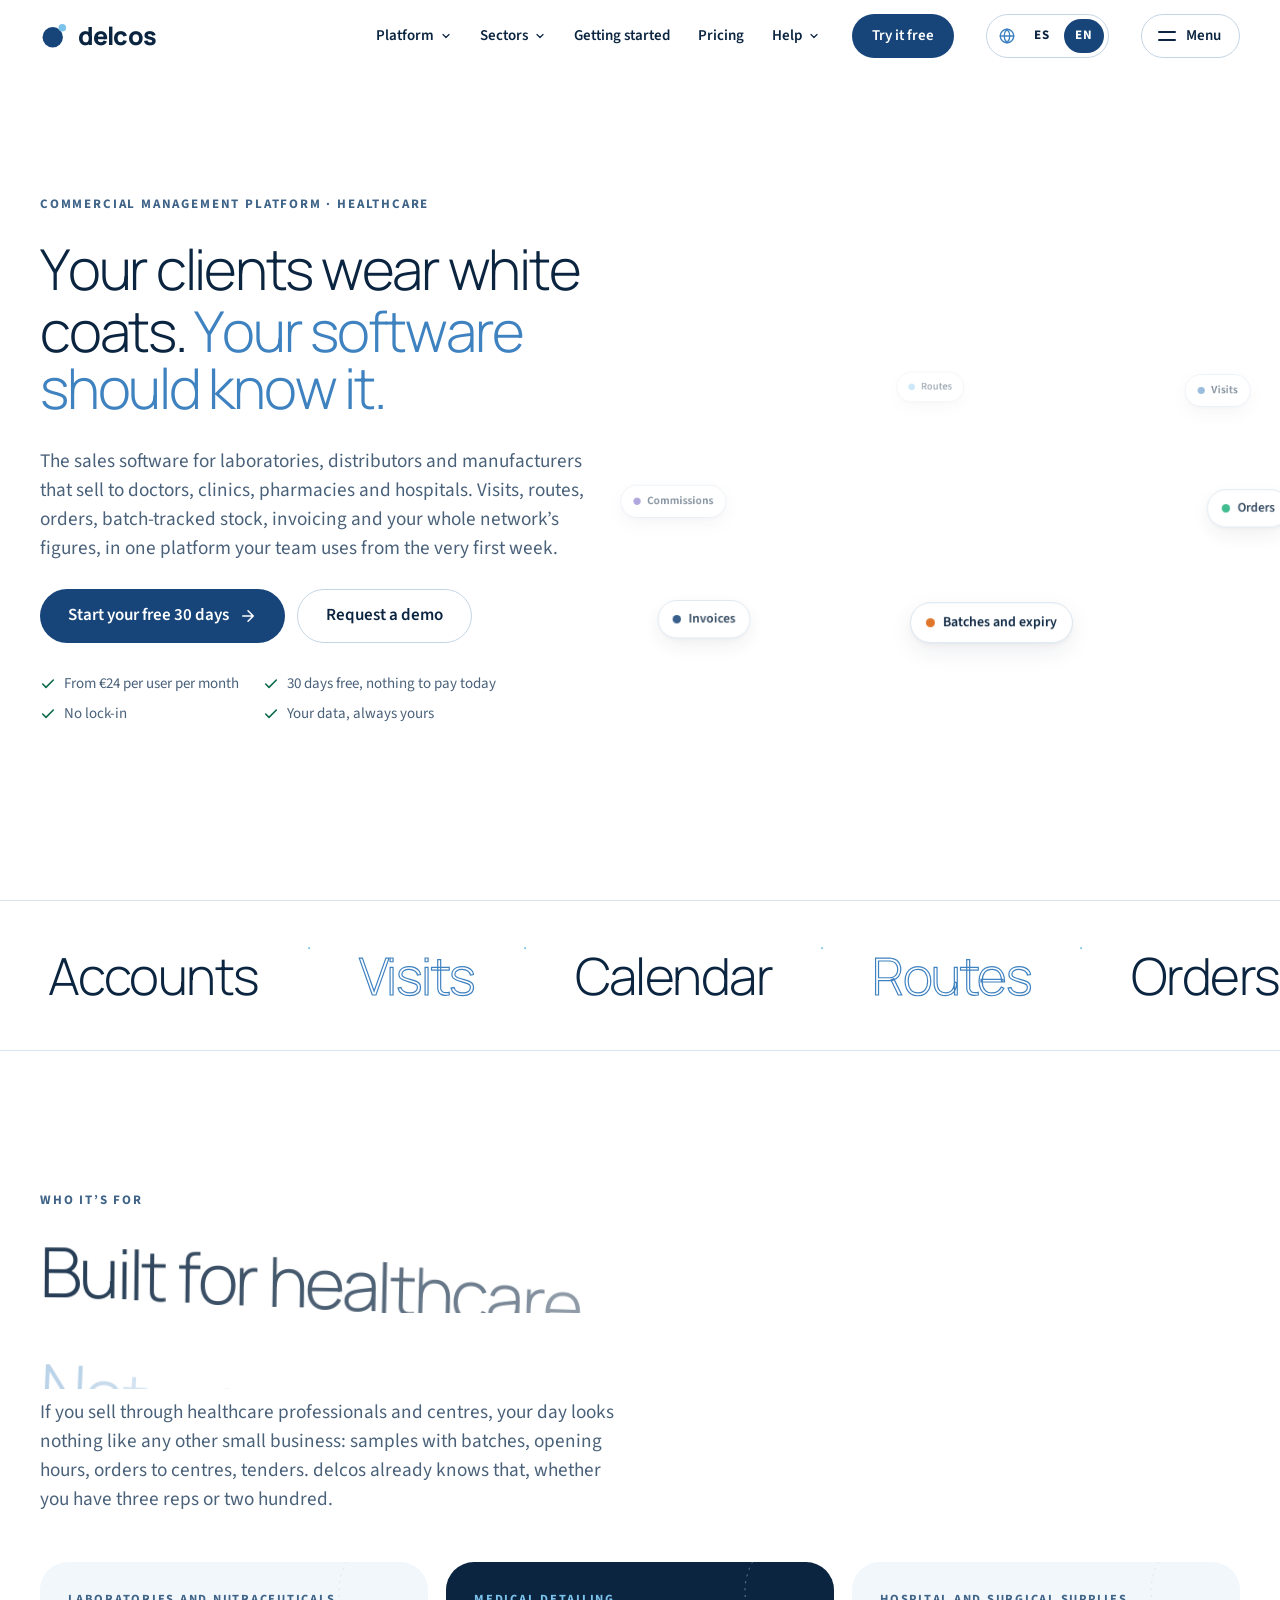
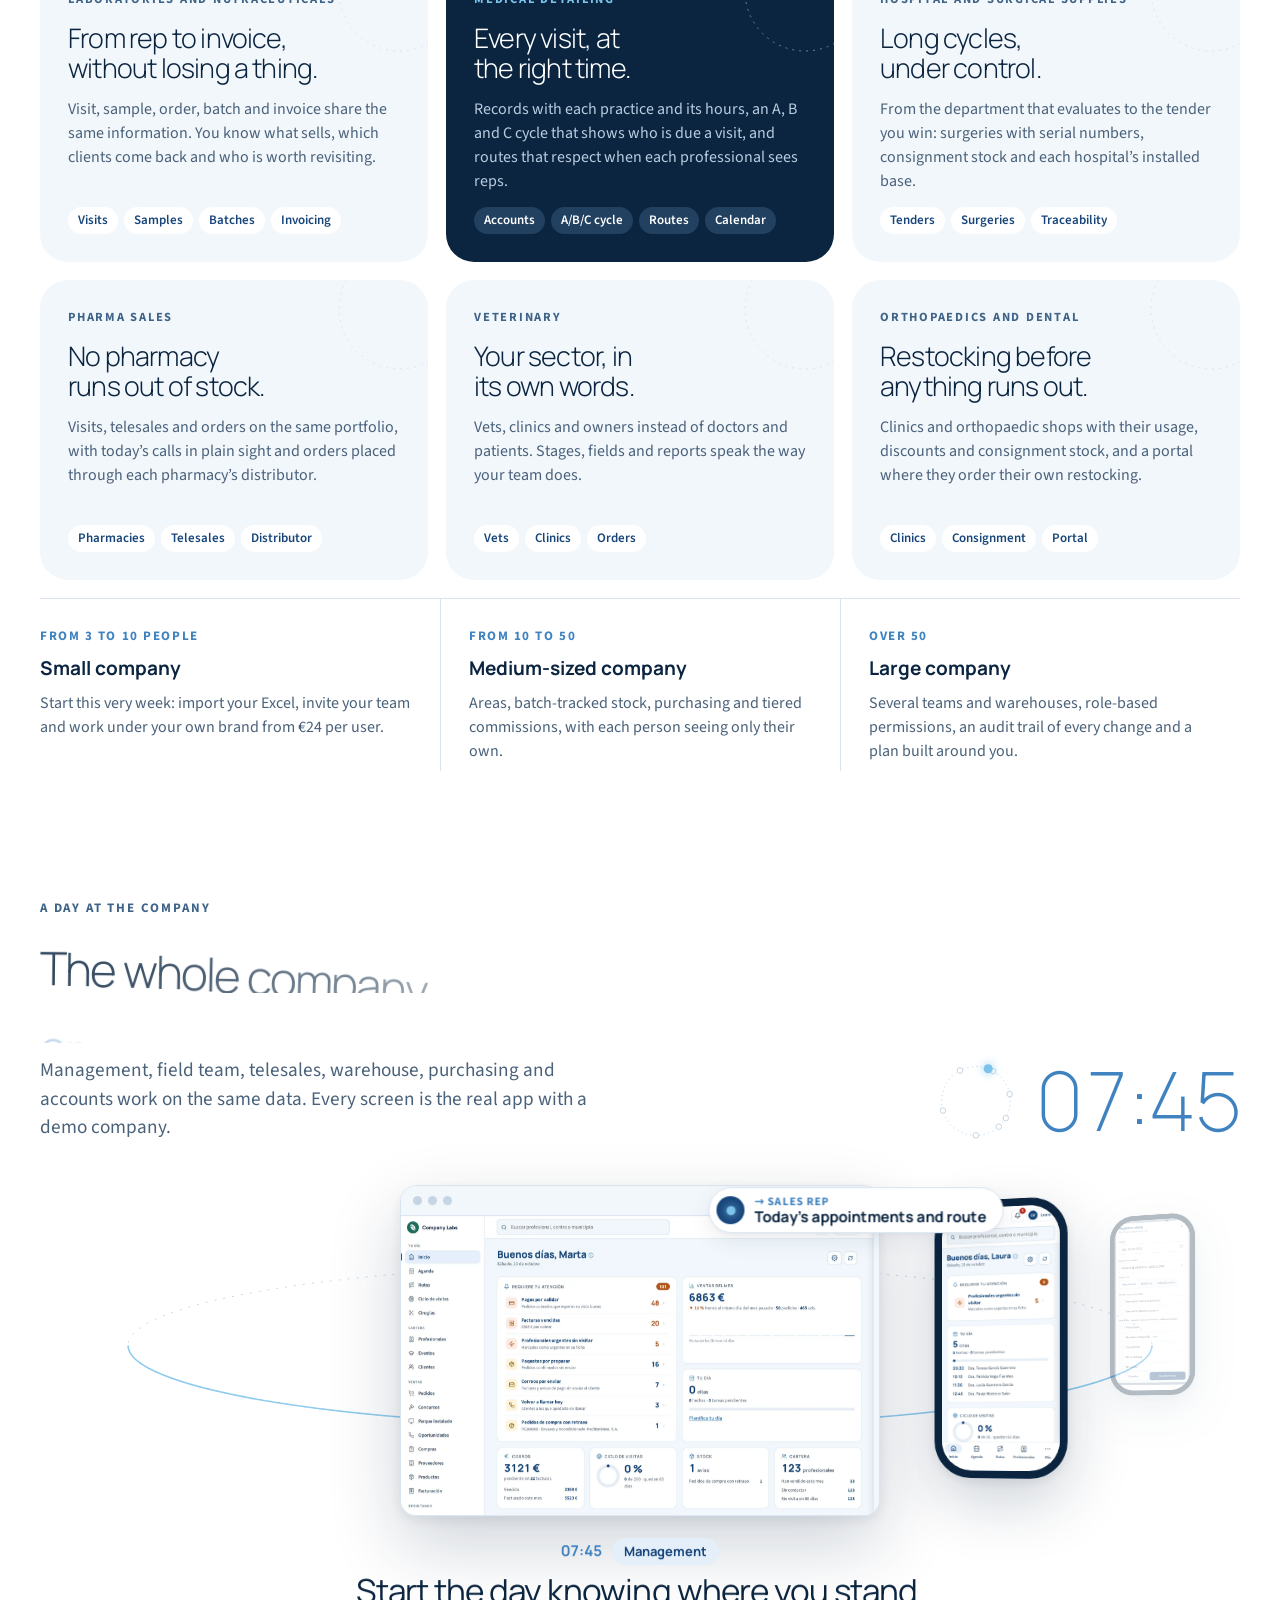
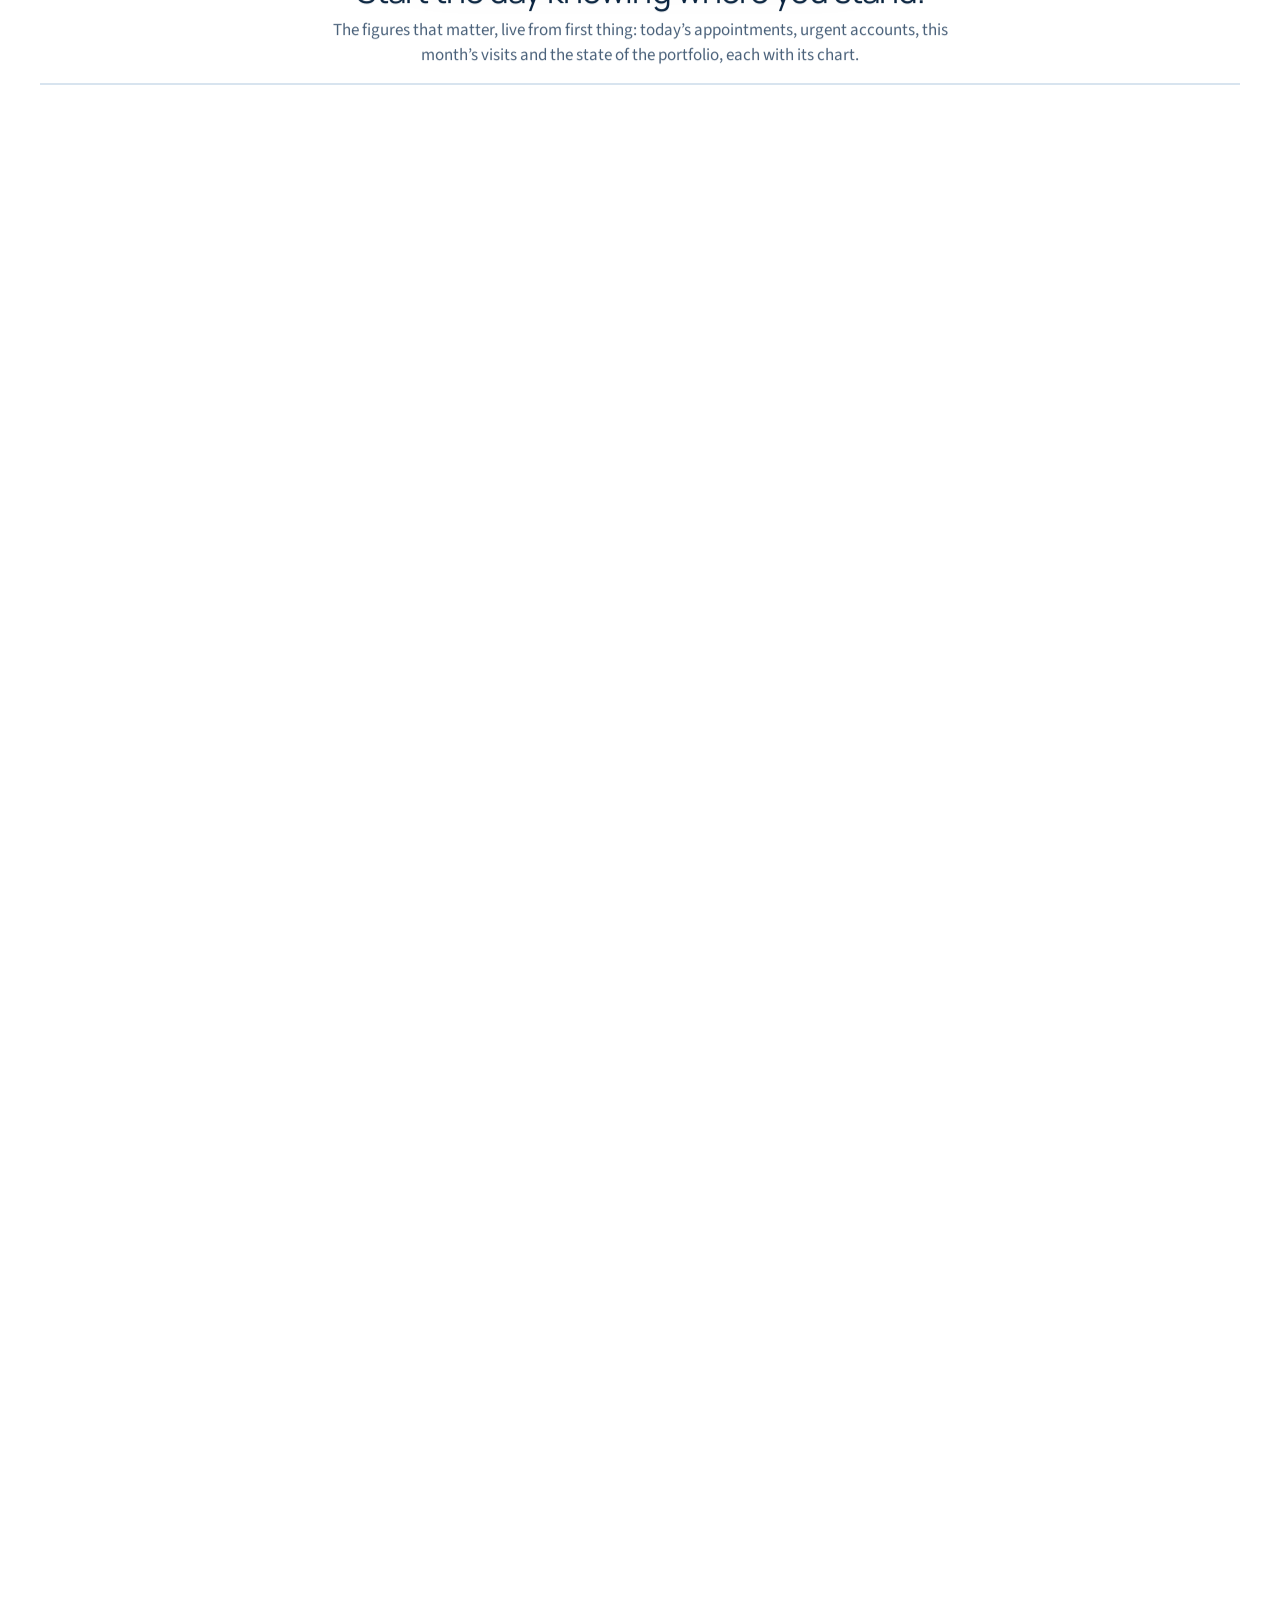
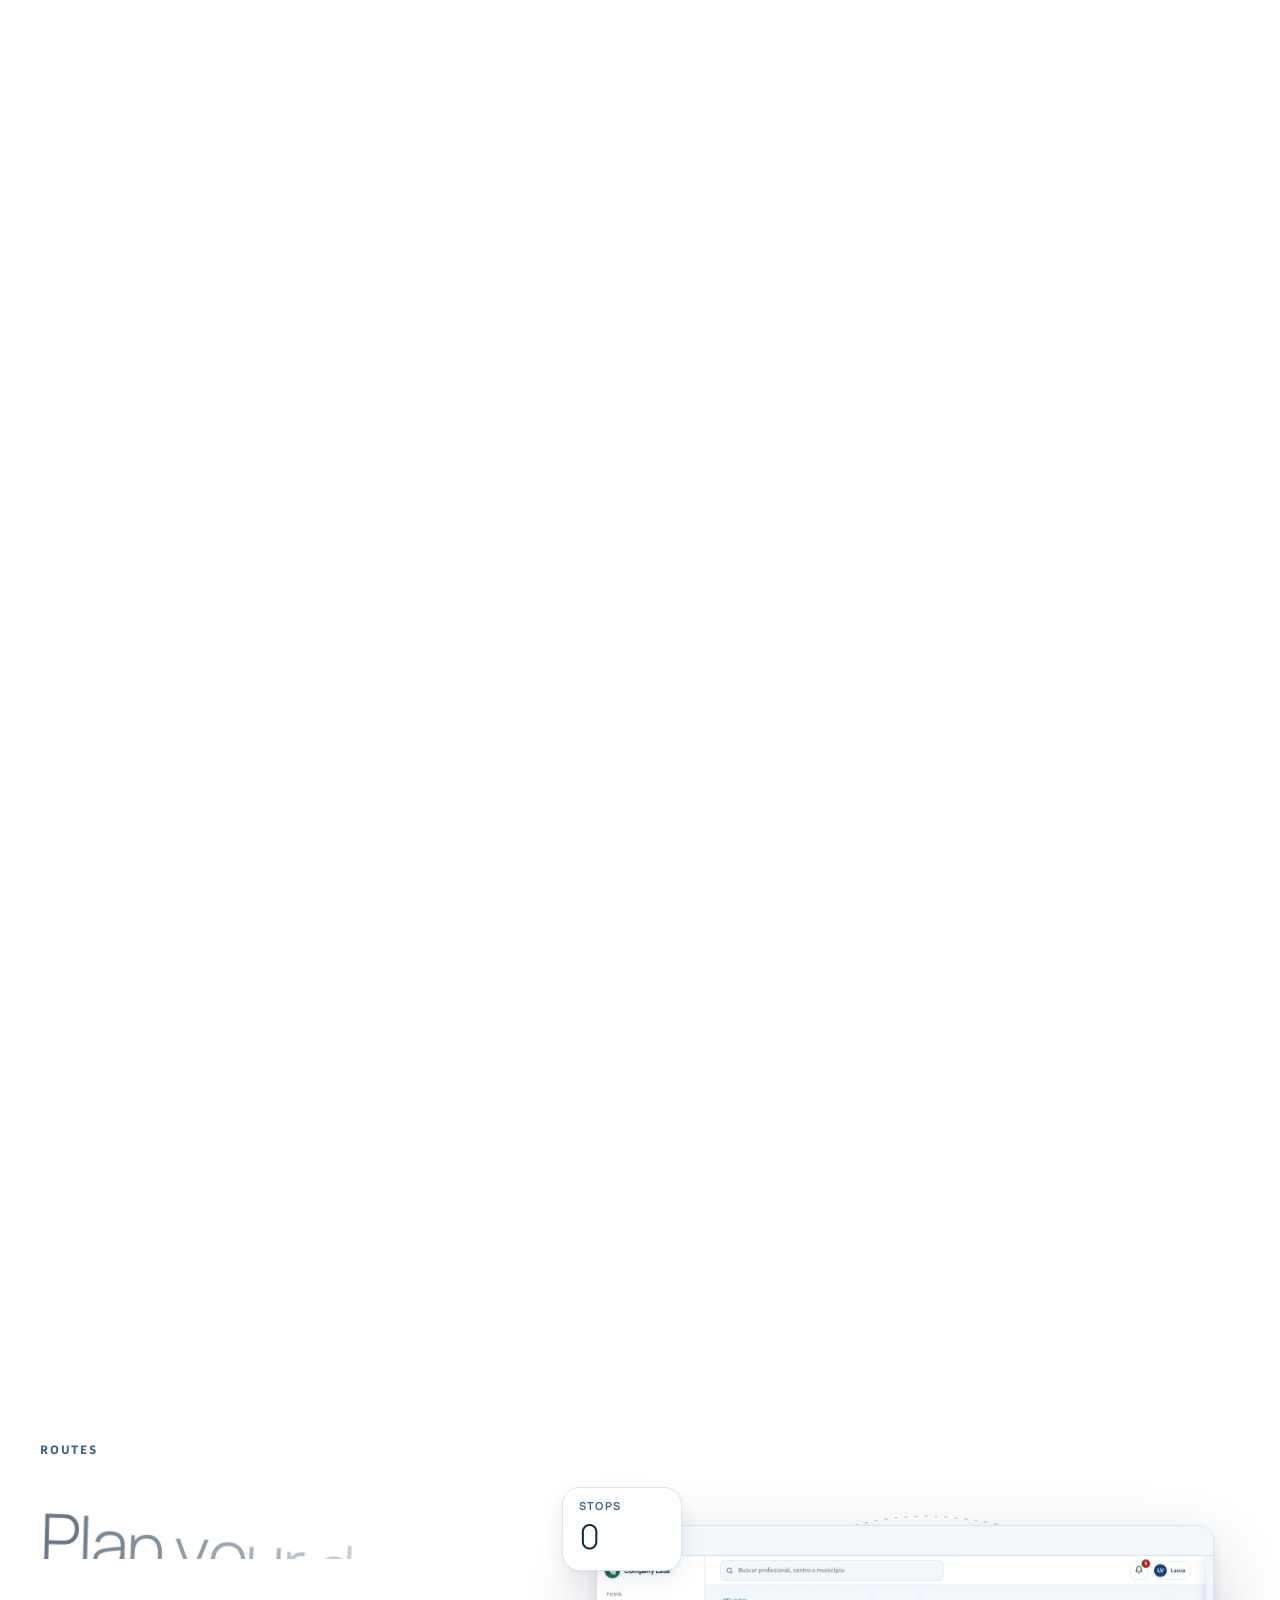
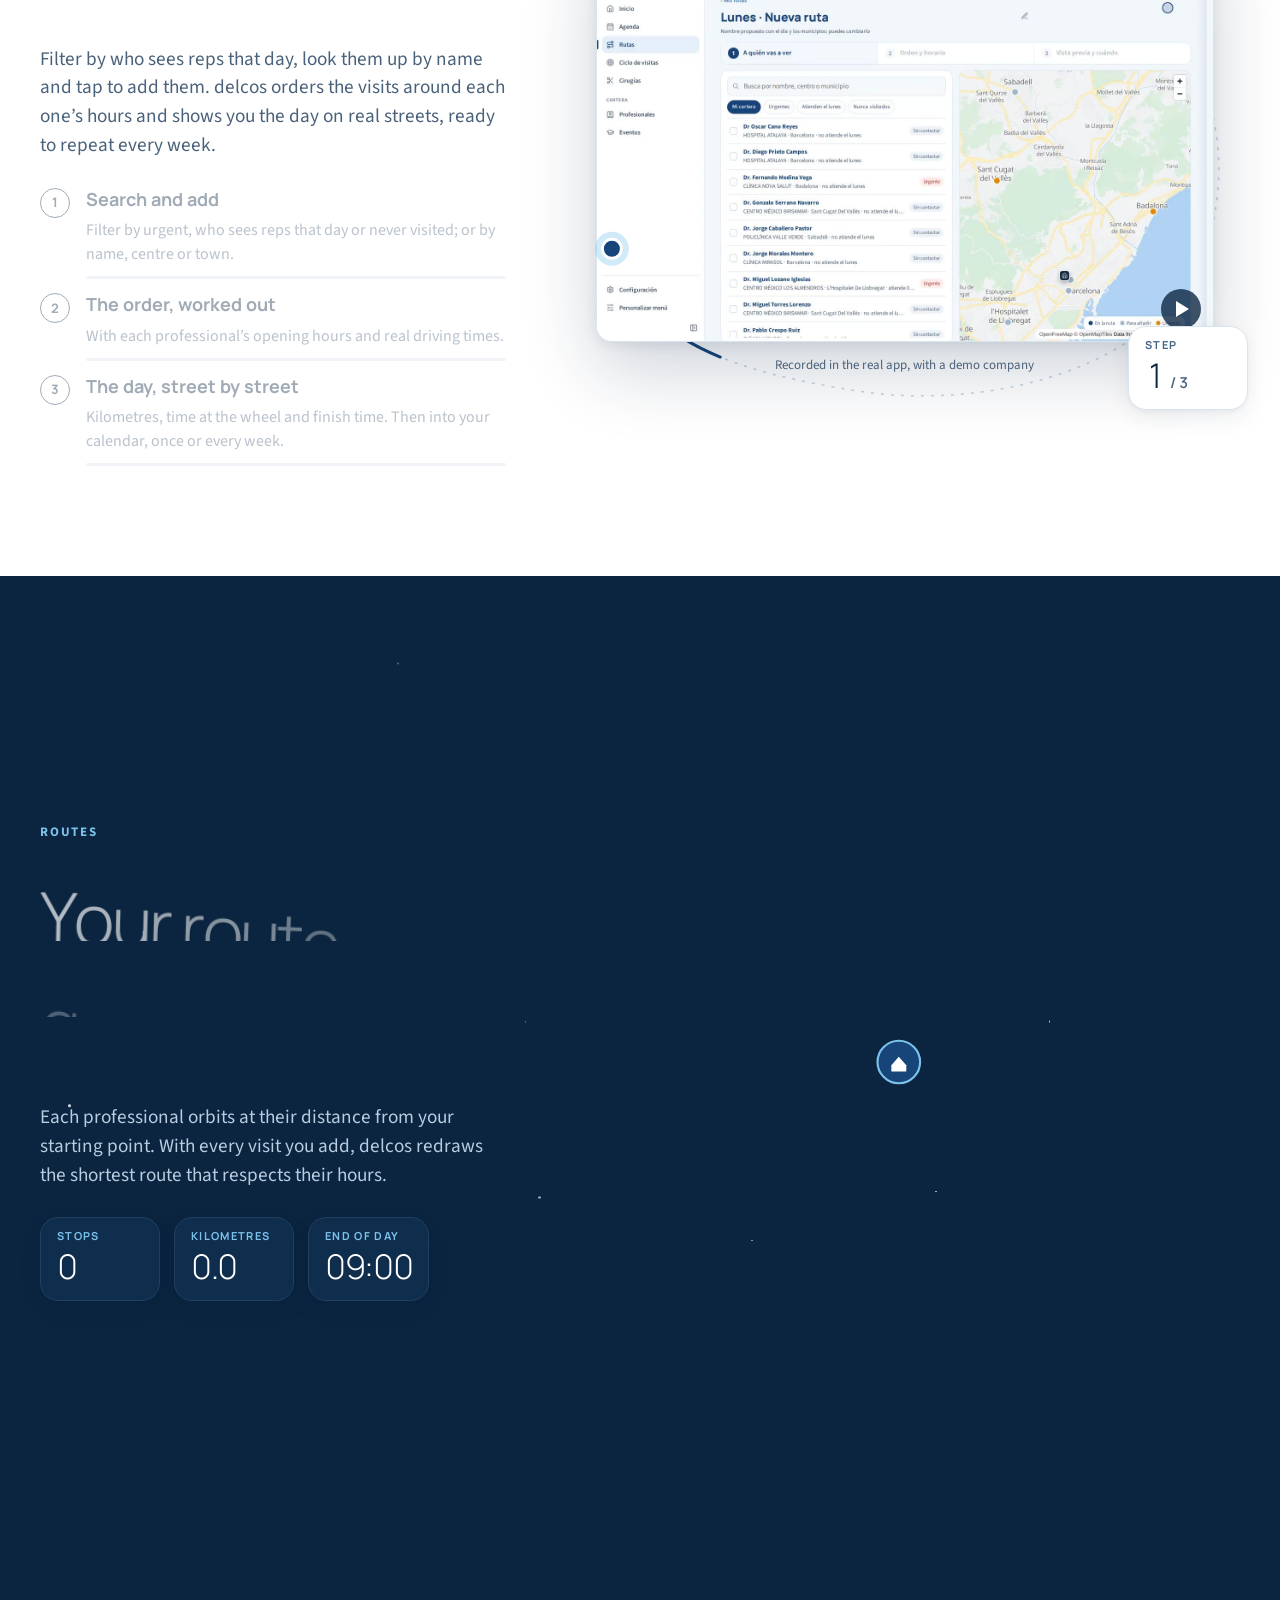
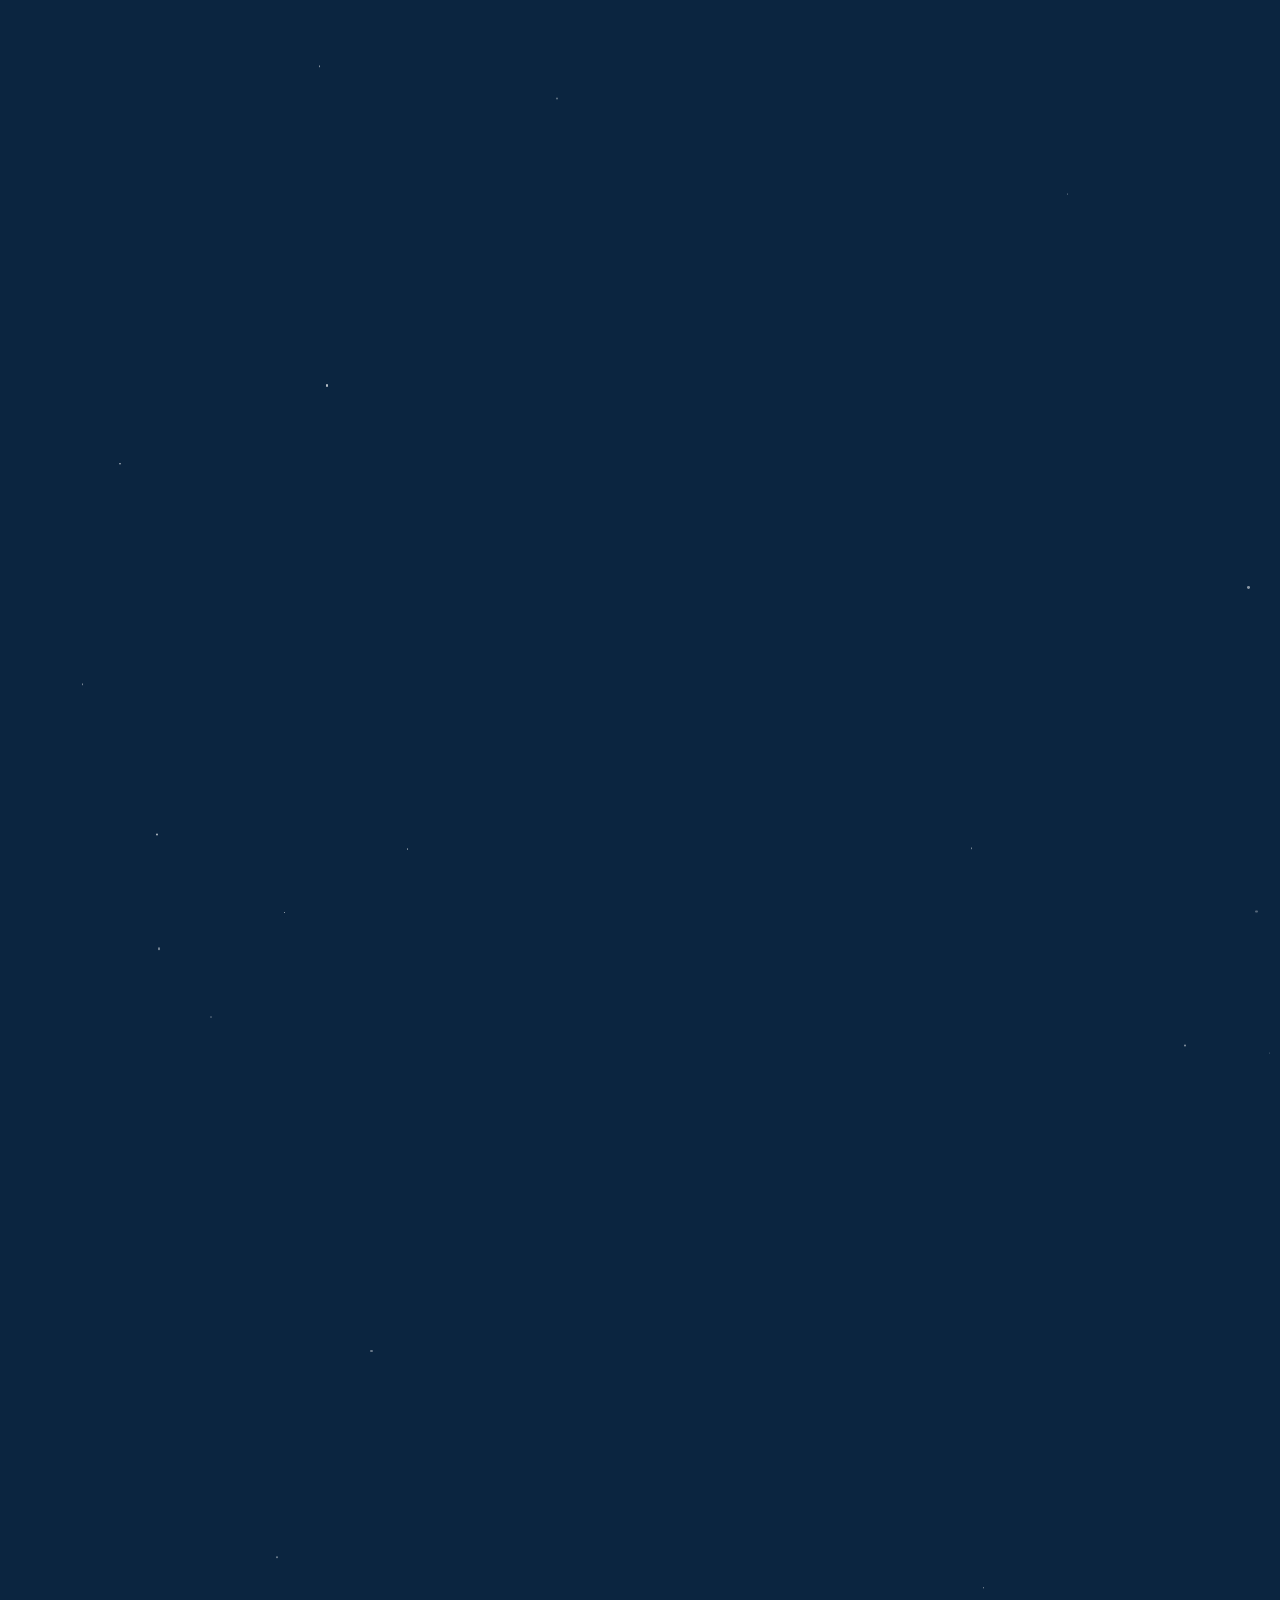
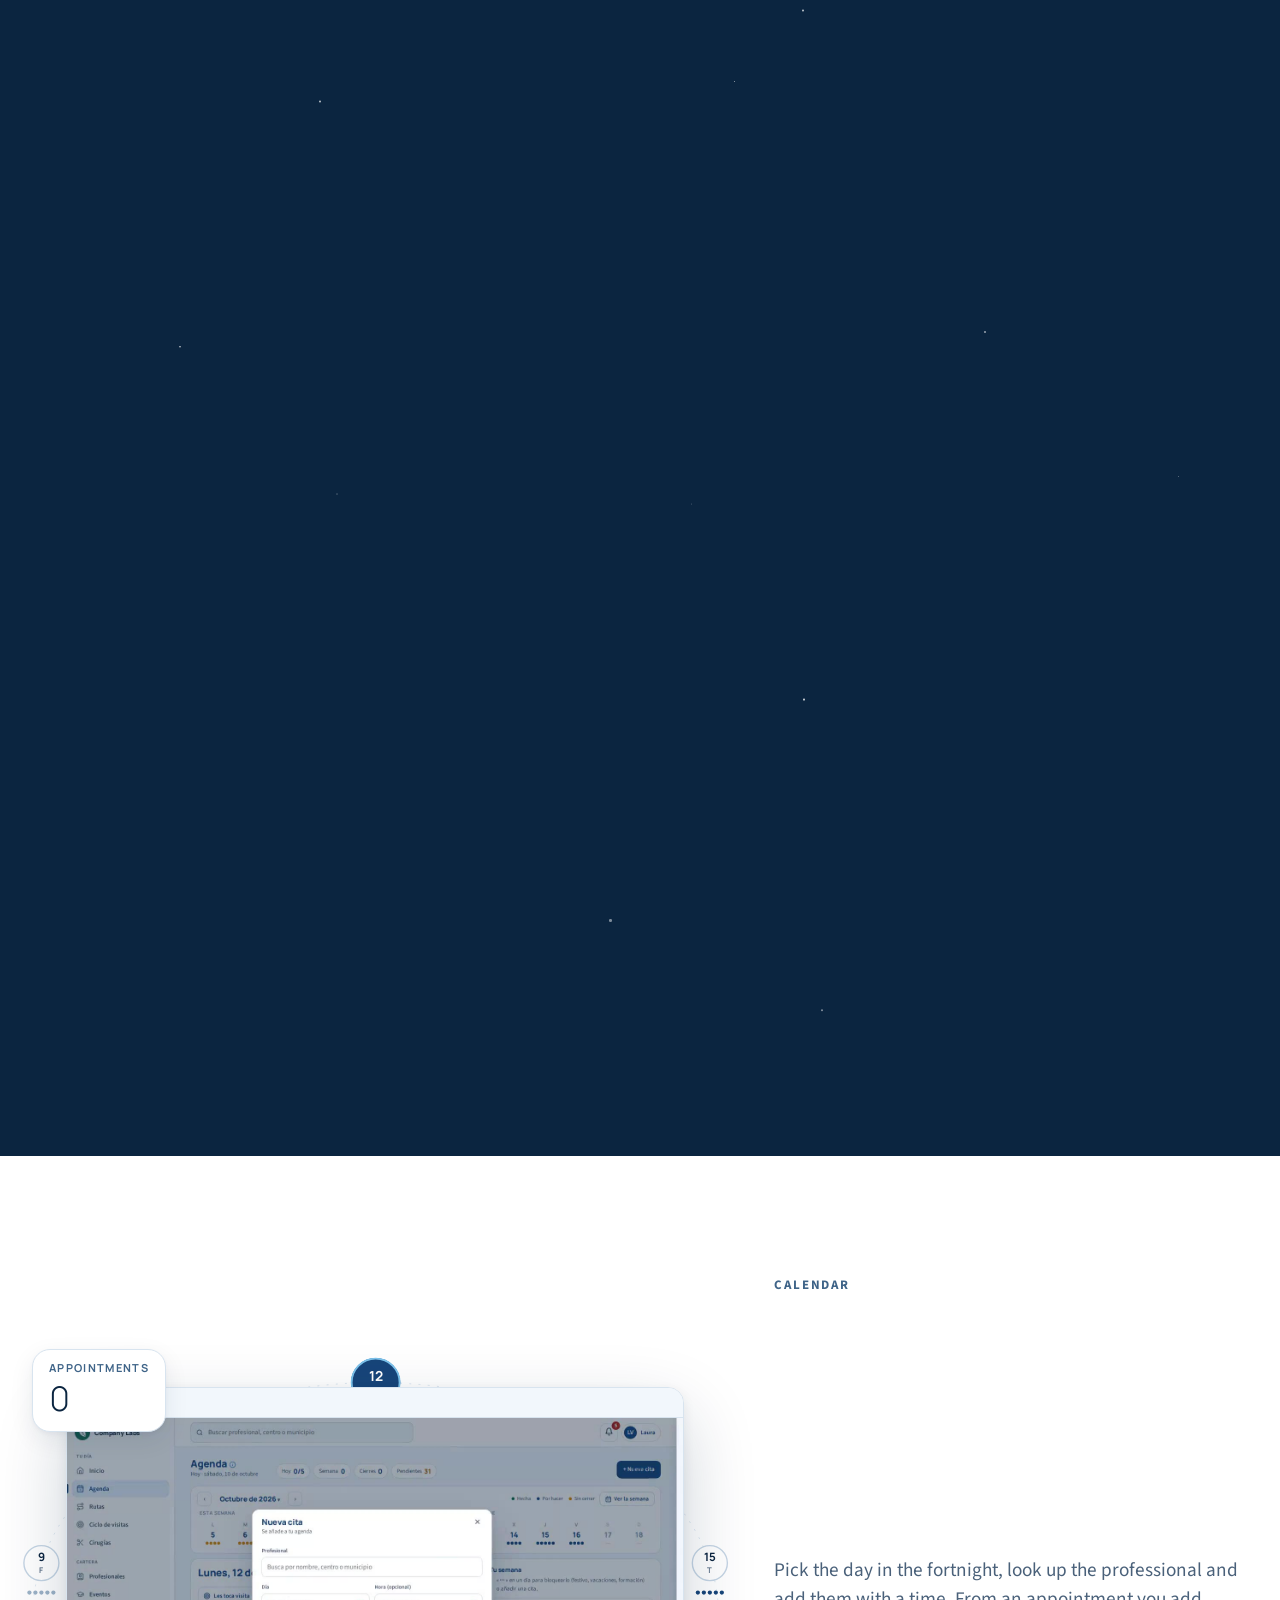
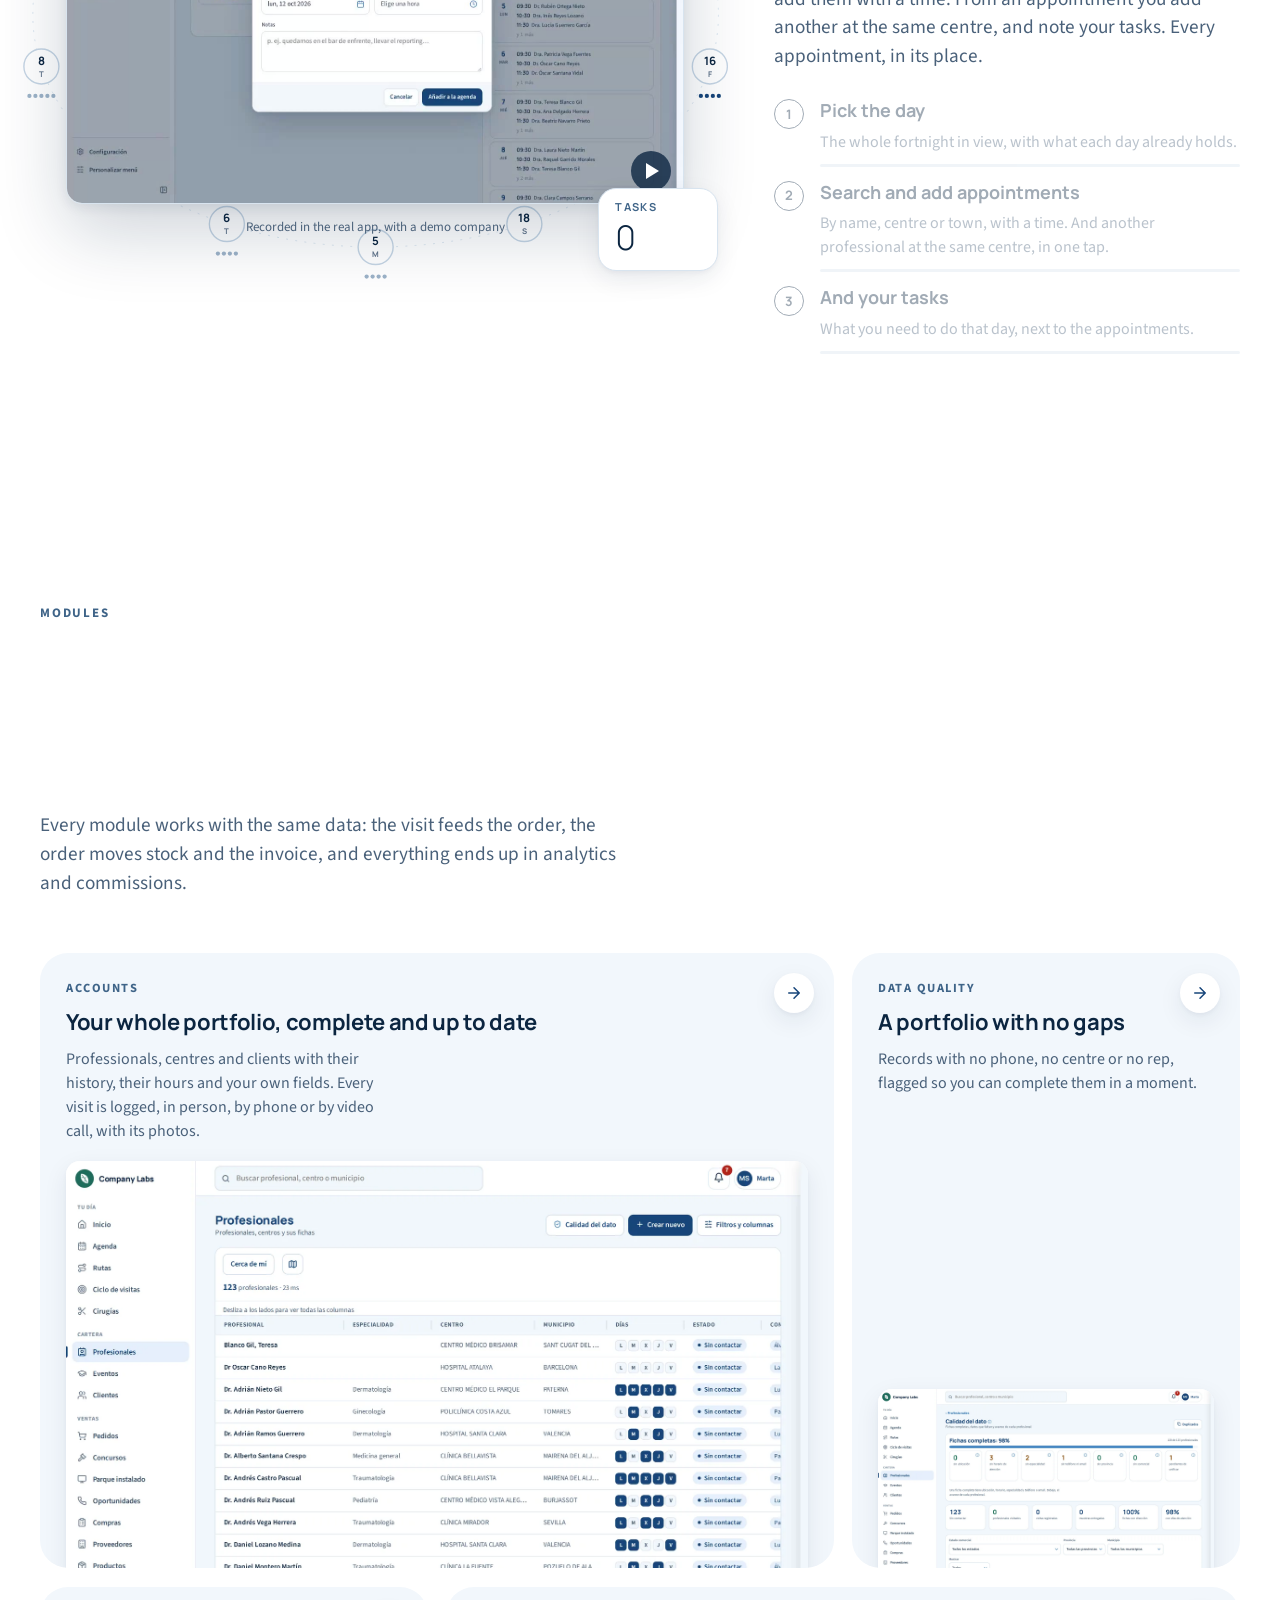
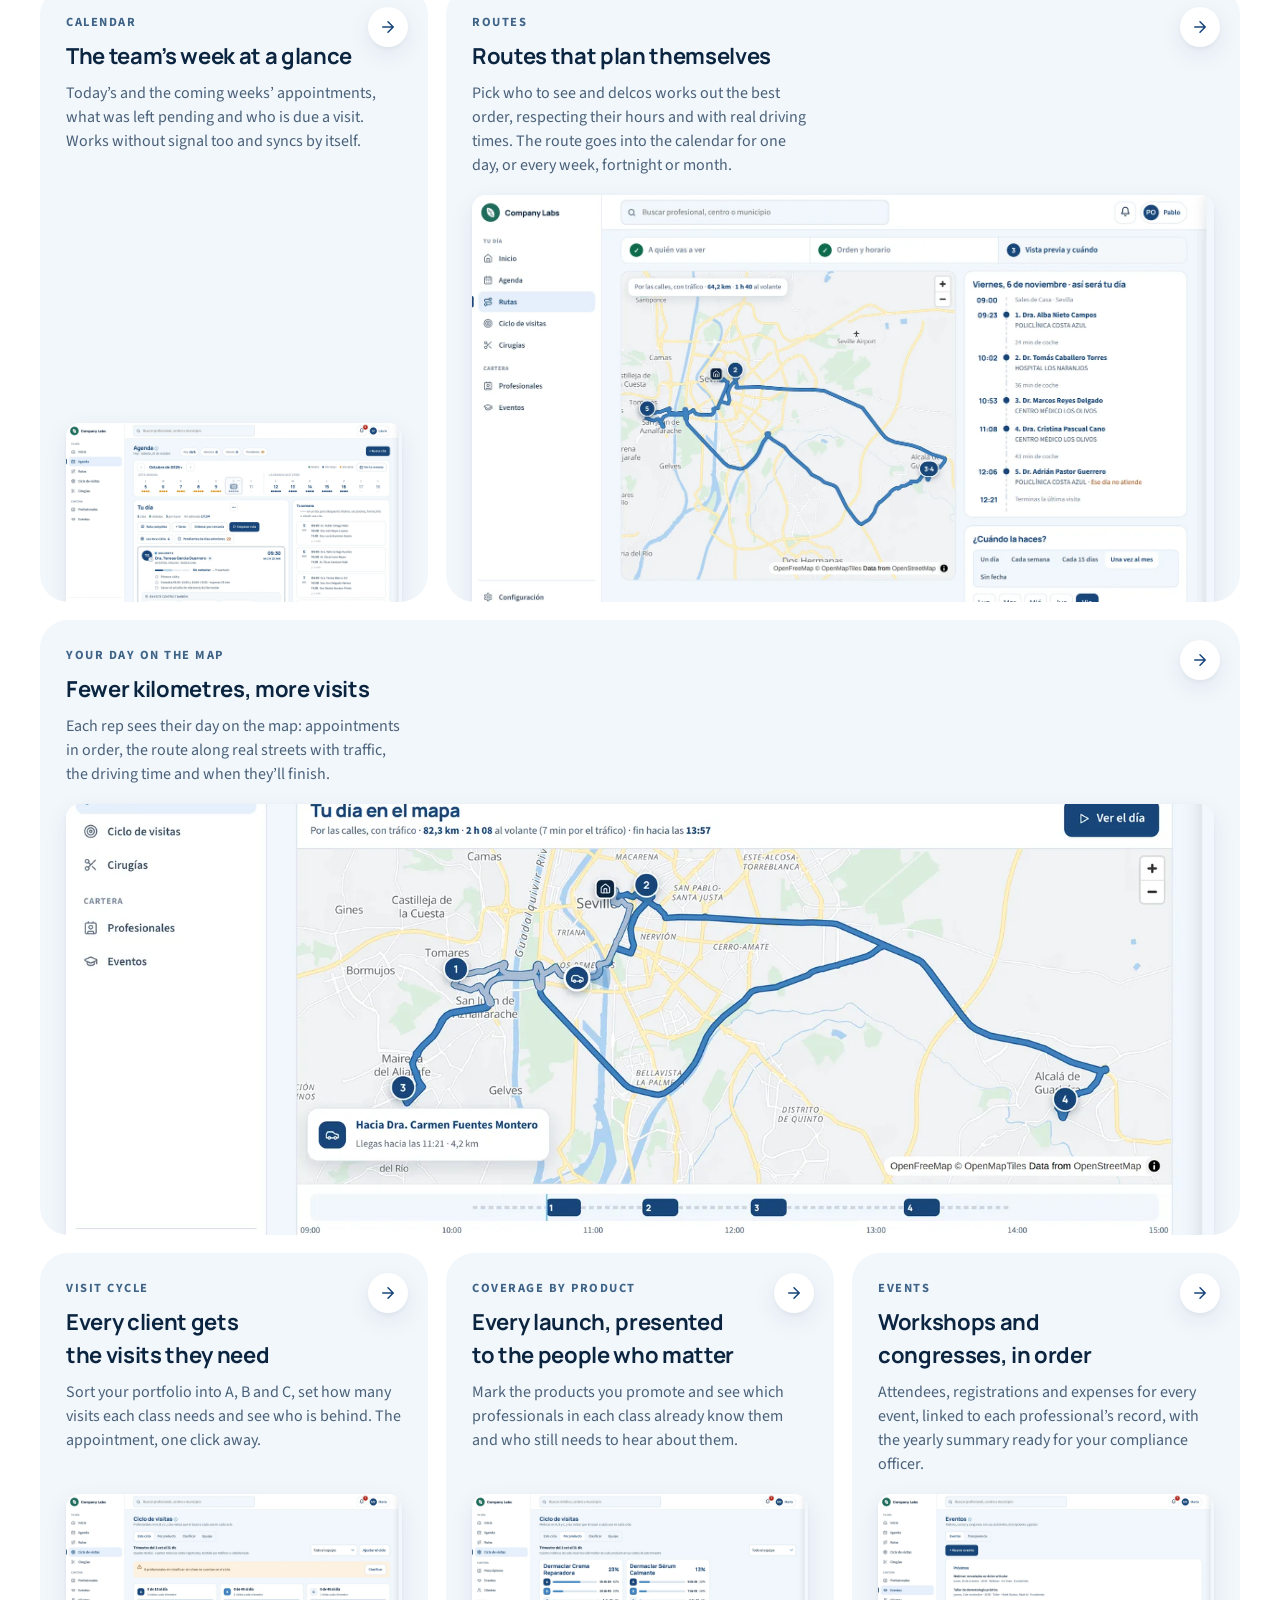
<file: en/index.html>
<!doctype html>
<html lang="en">
<head>
<meta charset="utf-8">
<meta name="viewport" content="width=device-width, initial-scale=1, viewport-fit=cover">
<title>delcos · The sales platform for healthcare</title>
<meta name="description" content="The commercial management platform for laboratories, distributors and manufacturers in healthcare: accounts and visits, orders and telesales, batch-tracked stock, purchasing, invoicing, commissions and analytics.">
<link rel="canonical" href="https://www.delcos.app/en/">
<link rel="alternate" hreflang="es" href="https://www.delcos.app/">
<link rel="alternate" hreflang="en" href="https://www.delcos.app/en/">
<link rel="alternate" hreflang="x-default" href="https://www.delcos.app/">
<meta name="theme-color" content="#17457A">
<link rel="icon" href="../favicon.svg" type="image/svg+xml">
<meta property="og:type" content="website">
<meta property="og:site_name" content="delcos">
<meta property="og:title" content="delcos · The sales platform for healthcare">
<meta property="og:description" content="The commercial management platform built for healthcare.">
<meta property="og:url" content="https://www.delcos.app/en/">
<meta property="og:image" content="https://www.delcos.app/capturas/labs_e_analitica.webp">
<meta property="og:locale" content="en_GB">
<style>html{color-scheme:light}body{margin:0}</style>
<script>try{if(!sessionStorage.getItem('delcos-intro')&&!matchMedia('(prefers-reduced-motion: reduce)').matches)document.documentElement.classList.add('con-intro')}catch(e){}</script>
<link rel="preload" href="../fuentes/manrope-latin.woff2" as="font" type="font/woff2" crossorigin>
<link rel="preload" href="../fuentes/source-sans-3-latin.woff2" as="font" type="font/woff2" crossorigin>
<link rel="stylesheet" href="../fuentes/fuentes.css">
<style>
/* Concepto: delcos como la plataforma entera de una empresa sanitaria, del campo a la factura. La página cuenta un día
   completo de la empresa (comercial, televenta, almacén, compras, administración y dirección) con capturas reales de la app.
   Movimiento de alto nivel pero sobrio: texto que se revela por letras, una baraja de pantallas en 3D, un recorrido
   horizontal con reloj, un mosaico de módulos que se inclina hacia el ratón y fondos que cambian de color por escena.
   Sin fotos ni degradados de fondo. Un solo aspecto (claro, con escenas en tinta). */
:root{
  --tinta:#0B2540; --marino:#17457A; --marino-h:#123A66; --azul:#3F82C0; --celeste:#7CC3EC;
  --hielo:#F2F7FC; --suave:#E4EFFA; --blanco:#FFFFFF; --linea:#D8E4EF; --linea-f:#C5D5E4;
  --texto2:#4A617A; --texto3:#5F7389; --ok:#0E6B4C; --ok-s:#E3F4EC; --en-tinta:#B9CCE0; --linea-t:#22405F;
  --fondo:var(--blanco); --tinta-txt:var(--tinta);
  --f-titulo:Manrope,"Source Sans 3",system-ui,sans-serif;
  --f-texto:"Source Sans 3",system-ui,-apple-system,"Segoe UI",sans-serif;
  --ease-sal:cubic-bezier(.2,.8,.2,1);
  --sombra-2:0 2px 4px rgba(11,37,64,.04),0 8px 24px rgba(11,37,64,.08);
  --sombra-3:0 4px 12px rgba(11,37,64,.08),0 28px 72px rgba(11,37,64,.20);
  color-scheme:light;
}
*{box-sizing:border-box}
html,body{overflow-x:clip}
html.lenis,html.lenis body{height:auto}
.lenis.lenis-smooth{scroll-behavior:auto!important}
body{margin:0;background:var(--fondo);color:var(--tinta-txt);font-family:var(--f-texto);font-size:17px;line-height:1.5;overflow-x:hidden;transition:background .6s var(--ease-sal),color .6s var(--ease-sal)}
body{background:var(--blanco);color:var(--tinta)}
[data-noche]{background:var(--tinta);color:var(--blanco)}
body.noche{--fondo:var(--tinta);--tinta-txt:var(--blanco)}
img{max-width:100%;display:block}
a{color:inherit}
button{font:inherit;color:inherit;cursor:pointer}
:focus-visible{outline:none;box-shadow:0 0 0 2px var(--blanco),0 0 0 4px var(--azul);border-radius:12px}
h1,h2,h3{text-wrap:balance}
.wrap{max-width:1280px;margin:0 auto;padding-inline:40px}
.ojo{font-size:13px;font-weight:700;letter-spacing:.14em;text-transform:uppercase;color:#3F6488}
[data-noche] .ojo{color:var(--celeste)}
.titular{margin:0;font-family:var(--f-titulo);font-weight:300;font-size:clamp(40px,5.4vw,76px);line-height:1.02;letter-spacing:-.04em}
.titular em{font-style:normal;color:var(--azul)}
[data-noche] .titular em{color:var(--celeste)}
.entrada{margin:0;font-size:clamp(17px,1.5vw,20px);color:var(--texto2);max-width:58ch}
[data-noche] .entrada{color:var(--en-tinta)}
.linea-txt{display:block;overflow:hidden;padding-bottom:.2em;margin-bottom:-.12em}
.boton{display:inline-flex;align-items:center;gap:10px;height:54px;padding:0 28px;border-radius:999px;background:var(--marino);color:var(--blanco);
  font-weight:600;font-size:17px;text-decoration:none;border:0;transition:background .1s;will-change:transform}
.boton:hover{background:var(--marino-h)}
.boton svg{transition:transform .18s var(--ease-sal)}
.boton:hover svg{transform:translateX(4px)}
.boton.sec{background:transparent;color:inherit;border:1px solid var(--linea-f)}
.boton.sec:hover{background:var(--hielo)}
[data-noche] .boton.sec{border-color:var(--linea-t)}
[data-noche] .boton.sec:hover{background:var(--linea-t)}

/* ---------- cabecera */
.cab{position:fixed;inset:0 0 auto 0;z-index:40;padding-top:env(safe-area-inset-top,0px);transition:transform .3s var(--ease-sal),background .3s,box-shadow .3s,color .3s}
.cab.fondo{background:rgba(255,255,255,.94);box-shadow:0 1px 0 var(--linea);color:var(--tinta)}
body.noche .cab.fondo{background:rgba(11,37,64,.94);box-shadow:0 1px 0 var(--linea-t);color:var(--blanco)}
.cab.oculta{transform:translateY(-100%)}
.cab > .wrap{height:72px;display:flex;align-items:center;gap:32px}
.logo{display:flex;align-items:center;gap:10px;text-decoration:none}
.logo b{font-family:var(--f-titulo);font-weight:800;font-size:25px;letter-spacing:-.035em}
.nav{display:flex;gap:28px;margin-left:auto;font-weight:600;font-size:15px}
.nav a{text-decoration:none;position:relative;white-space:nowrap}
.nav a::after{content:"";position:absolute;left:0;right:0;bottom:-4px;height:2px;background:var(--azul);transform:scaleX(0);transform-origin:left;transition:transform .18s var(--ease-sal)}
.nav a:hover::after{transform:scaleX(1)}
.cab .boton{height:44px;padding:0 20px;font-size:15px;white-space:nowrap}
/* Selector de idioma: los dos idiomas a la vista, el activo relleno */
.idioma{display:inline-flex;align-items:center;gap:2px;height:44px;padding:4px;border:1px solid var(--linea-f);border-radius:999px;flex-shrink:0;color:inherit}
.idioma .globo{width:18px;height:18px;margin:0 4px 0 7px;color:var(--azul);transition:transform .8s var(--ease-sal)}
.idioma:hover .globo{transform:rotate(-30deg)}
.idioma span,.idioma a{display:inline-flex;align-items:center;justify-content:center;height:34px;min-width:40px;padding:0 10px;border-radius:999px;font-weight:700;font-size:13px;letter-spacing:.06em;text-decoration:none;color:inherit;transition:background .2s,color .2s}
.idioma .activo{background:var(--marino);color:var(--blanco)}
.idioma a:hover,.idioma a:focus-visible{background:var(--hielo)}
body.noche .idioma{border-color:var(--linea-t)}
body.noche .idioma .activo{background:var(--blanco);color:var(--tinta)}
body.noche .idioma a:hover{background:var(--linea-t)}
body.desp-abierto .idioma{border-color:var(--linea-f)}
body.desp-abierto .idioma .activo{background:var(--marino);color:var(--blanco)}
/* Sugerencia de idioma según el navegador */
.aviso-idioma{position:fixed;left:24px;bottom:24px;z-index:38;max-width:340px;background:var(--tinta);color:var(--blanco);border-radius:20px;padding:18px 20px;box-shadow:var(--sombra-3);
  display:flex;flex-direction:column;gap:12px;transform:translateY(24px);opacity:0;transition:opacity .4s,transform .6s var(--ease-sal)}
.aviso-idioma.ver{opacity:1;transform:none}
.aviso-idioma p{margin:0;font-size:15px;color:var(--en-tinta)}
.aviso-idioma b{color:var(--blanco);font-family:var(--f-titulo)}
.aviso-idioma .acc{display:flex;gap:8px;align-items:center}
.aviso-idioma a{display:inline-flex;align-items:center;height:40px;padding:0 16px;border-radius:999px;background:var(--blanco);color:var(--tinta);font-weight:700;font-size:14px;text-decoration:none}
.aviso-idioma button{height:40px;padding:0 14px;border-radius:999px;border:1px solid var(--linea-t);background:none;color:var(--blanco);font-size:14px}
.menu-abierto .cab .idioma{opacity:0;pointer-events:none}

/* ---------- marcos: siempre una captura real de la app dentro */
.tel{width:280px;aspect-ratio:300/629;border-radius:44px;background:var(--tinta);padding:9px;flex-shrink:0;box-shadow:var(--sombra-3)}
[data-noche] .tel{background:#05182B;box-shadow:0 0 0 1px var(--linea-t),var(--sombra-3)}
.tel .pant{width:100%;height:100%;border-radius:36px;overflow:hidden;background:var(--blanco);position:relative}
.tel .pant img{width:100%;height:auto}
.ordenador{border-radius:16px;background:var(--blanco);box-shadow:var(--sombra-3);overflow:hidden;border:1px solid var(--linea)}
.ordenador .barra{height:30px;background:var(--hielo);border-bottom:1px solid var(--linea);display:flex;align-items:center;gap:6px;padding:0 12px}
.ordenador .barra i{width:9px;height:9px;border-radius:999px;background:var(--linea-f)}
.ordenador .vista{aspect-ratio:1440/900;overflow:hidden}
.ordenador .vista img{width:100%;height:100%;object-fit:cover;object-position:top left}

/* ---------- 1. portada: titular por letras y una baraja de pantallas en 3D */
.portada{position:relative;min-height:100vh;padding-block:140px 80px;overflow:hidden}
.portada .wrap{display:grid;grid-template-columns:minmax(0,1fr) minmax(0,1.05fr);gap:40px;align-items:center}
.portada .texto{display:flex;flex-direction:column;gap:26px;position:relative;z-index:2}
.portada h1{font-size:clamp(44px,4.4vw,72px)}
.acciones{display:flex;gap:12px;flex-wrap:wrap}
/* Lo esencial del precio, bajo los botones del inicio */
.garantia-h{list-style:none;margin:4px 0 0;padding:0;display:grid;grid-template-columns:repeat(2,max-content);gap:8px 24px;font-size:15px;color:var(--texto2)}
.garantia-h li{display:flex;align-items:center;gap:8px}
.garantia-h svg{color:#0E6B4C;flex-shrink:0}
/* «Pide una demo» como enlace, junto al botón de la prueba */
.demo-l{font-weight:600;font-size:15px;text-decoration:none;white-space:nowrap;position:relative}
.demo-l::after{content:"";position:absolute;left:0;right:0;bottom:-4px;height:2px;background:var(--azul);transform:scaleX(0);transform-origin:left;transition:transform .18s var(--ease-sal)}
.demo-l:hover::after{transform:scaleX(1)}
.cab .demo-l{margin-left:-8px}
.menu-abierto .cab .demo-l{opacity:0;pointer-events:none}
.menu-cta{display:flex;align-items:center;gap:22px;flex-wrap:wrap}
.menu-cta .demo-l{color:var(--blanco)}
/* Barra fija del móvil: la prueba siempre a mano */
.barra-cta{display:none}
@media (max-width:900px){
  .barra-cta{position:fixed;left:12px;right:12px;bottom:12px;z-index:37;display:flex;align-items:center;gap:14px;padding:8px 18px 8px 8px;border-radius:999px;
    background:var(--tinta);color:var(--blanco);box-shadow:var(--sombra-3);transform:translateY(140%);transition:transform .45s var(--ease-sal)}
  .barra-cta .boton{flex:1;height:48px;justify-content:center;background:var(--blanco);color:var(--tinta)}
  .barra-cta .demo-l{color:var(--blanco);min-height:44px;padding:0 6px;display:inline-flex;align-items:center}
  body.con-barra .barra-cta{transform:none}
  body.con-barra .arriba{bottom:84px}
  body.con-barra .aviso-idioma{bottom:84px}
  body.menu-abierto .barra-cta{transform:translateY(140%)}
}
/* Precios: cómo funciona */
.como-va{list-style:none;margin:0 0 40px;padding:0;display:grid;grid-template-columns:repeat(3,minmax(0,1fr));gap:18px;counter-reset:paso}
.como-va li{display:flex;flex-direction:column;gap:6px;padding:20px 22px;border-radius:20px;background:var(--hielo);counter-increment:paso}
.como-va b{font-family:var(--f-titulo);font-weight:700;font-size:17px;color:var(--tinta)}
.como-va b::before{content:counter(paso);display:inline-grid;place-items:center;width:26px;height:26px;margin-right:10px;border-radius:50%;background:var(--marino);color:var(--blanco);font-size:13px}
.como-va span{color:var(--texto2);font-size:15.5px}
/* Cierre: las dos opciones */
.dos-caminos{display:grid;grid-template-columns:repeat(2,minmax(0,1fr));gap:20px;width:100%;max-width:900px;text-align:left}
.camino{display:flex;flex-direction:column;gap:10px;align-items:flex-start;padding:30px 32px;border-radius:28px;border:1px solid var(--linea-t);background:rgba(255,255,255,.04)}
.camino small{font-size:12px;font-weight:700;letter-spacing:.14em;text-transform:uppercase;color:var(--celeste)}
.camino b{font-family:var(--f-titulo);font-weight:700;font-size:26px;letter-spacing:-.02em}
.camino p{margin:0 0 8px;color:var(--en-tinta);font-size:16px}
.camino:first-child{background:rgba(124,195,236,.10);border-color:rgba(124,195,236,.45)}
[data-noche] .cierre .camino .boton.sec{background:transparent;color:var(--blanco);border-color:var(--linea-t)}
@media (max-width:1280px){ .cab .demo-l{display:none} }
@media (max-width:900px){
  .como-va,.dos-caminos{grid-template-columns:minmax(0,1fr)}
  .garantia-h{grid-template-columns:minmax(0,1fr)}
}
.baraja{position:relative;height:640px;perspective:1600px}
.baraja .carta{position:absolute;z-index:5;will-change:transform;transform-style:preserve-3d}
/* La órbita de los módulos: la mitad de delante pasa por encima de las pantallas y la de detrás, por debajo */
.orbe{position:absolute;inset:0;width:100%;height:100%;overflow:visible;pointer-events:none}
.orbe.atras{z-index:0}
.orbe.delante{z-index:11}
.orbe ellipse{fill:none;stroke:#AFC4D8;stroke-width:1.4;stroke-dasharray:3 6}
.orbe.delante ellipse{stroke:var(--azul);stroke-opacity:.55}
.satelites{position:absolute;inset:0;pointer-events:none}
.satelites span{position:absolute;left:0;top:0;display:flex;align-items:center;gap:8px;padding:9px 15px;border-radius:999px;background:var(--blanco);color:var(--tinta);
  border:1px solid var(--linea);box-shadow:var(--sombra-2);font-size:14px;font-weight:600;white-space:nowrap;will-change:transform,opacity}
.satelites i{width:9px;height:9px;border-radius:50%}
.baraja .c-esc{width:680px;left:-10px;top:60px}
.baraja .c-esc2{width:520px;left:110px;top:330px}
.baraja .c-tel{left:auto;right:-30px;top:60px}
.baraja .c-tel .tel{width:215px}
.baraja .c-esc3{width:420px;right:-60px;top:400px}
.etiqueta{position:absolute;z-index:3;background:var(--blanco);color:var(--tinta);border:1px solid var(--linea);border-radius:999px;padding:9px 16px;font-size:14px;font-weight:600;
  box-shadow:var(--sombra-2);white-space:nowrap;display:flex;gap:8px;align-items:center}
.etiqueta i{width:8px;height:8px;border-radius:999px;background:var(--azul)}

/* ---------- cinta de módulos */
.cinta-mod{padding-block:36px;border-block:1px solid var(--linea);overflow:hidden;white-space:nowrap}
.cinta-mod .pista{display:inline-flex;gap:48px;animation:cinta 40s linear infinite;padding-left:48px}
.cinta-mod span{font-family:var(--f-titulo);font-weight:300;font-size:clamp(34px,4vw,56px);letter-spacing:-.03em;color:var(--tinta)}
.cinta-mod span.h{color:transparent;-webkit-text-stroke:1.2px var(--azul)}
.cinta-mod b{color:var(--celeste);font-weight:300}
@keyframes cinta{to{transform:translateX(-50%)}}

/* ---------- 2. un día en la empresa: recorrido horizontal con reloj */
.dia{position:relative;overflow:hidden}
.dia .cabeza{padding-block:130px 40px}
.dia .cabeza .wrap{display:flex;justify-content:space-between;align-items:end;gap:32px;flex-wrap:wrap}
.reloj{font-family:var(--f-titulo);font-weight:200;font-size:clamp(64px,9vw,140px);line-height:1;letter-spacing:-.05em;font-variant-numeric:tabular-nums;color:var(--azul)}
/* Las escenas giran en órbita: la del centro se acerca (zoom) y las de los lados se alejan hacia el fondo */
.escenario{position:relative}
.orbita-dia{position:absolute;inset:0;width:100%;height:100%;pointer-events:none;overflow:visible}
.orbita-dia ellipse{fill:none;stroke:var(--linea-f);stroke-width:1;stroke-dasharray:2 7}
.orbita-dia circle{fill:var(--celeste)}
/* El frente de la órbita, más marcado: da la profundidad (lo de delante pasa por delante) */
.orbita-dia .frente{fill:none;stroke:var(--celeste);stroke-width:1.6;opacity:.85}
/* Reloj orbital: las ocho horas del día marcadas en su órbita y un satélite que marca la hora */
.reloj-orb{display:flex;align-items:center;gap:18px}
.dial{width:clamp(70px,6.4vw,104px);height:auto;overflow:visible}
.dial-o{fill:none;stroke:var(--linea-f);stroke-width:1.2;stroke-dasharray:1.5 4}
#dial-marcas circle{fill:var(--blanco);stroke:var(--linea-f);stroke-width:1.2;transition:fill .3s,stroke .3s}
#dial-marcas circle.hecha{fill:var(--azul);stroke:var(--azul)}
#dial-sat{fill:var(--celeste);filter:drop-shadow(0 0 6px rgba(124,195,236,.9))}
/* El relevo: lo que una pantalla pasa a la siguiente viaja por la órbita */
.relevo{position:absolute;left:0;top:0;z-index:200;display:none;align-items:center;gap:10px;padding:7px 16px 7px 7px;border-radius:999px;background:var(--blanco);
  border:1px solid var(--linea);box-shadow:var(--sombra-2);pointer-events:none;white-space:nowrap;will-change:transform}
.relevo i{width:28px;height:28px;border-radius:50%;background:var(--marino);position:relative;flex-shrink:0}
.relevo i::after{content:"";position:absolute;inset:0;margin:auto;width:9px;height:9px;border-radius:50%;background:var(--celeste);box-shadow:0 0 10px var(--celeste)}
.relevo span{display:flex;flex-direction:column;line-height:1.15}
.relevo small{font-size:11.5px;font-weight:700;letter-spacing:.08em;text-transform:uppercase;color:var(--azul)}
.relevo b{font-family:var(--f-titulo);font-size:15px;color:var(--tinta)}
.paso .pasa{display:none}
@media (min-width:901px){ .relevo{display:flex} }
@media (max-width:900px){
  .paso .pasa{display:inline-flex;align-items:center;gap:8px;padding:6px 14px;border-radius:999px;background:var(--hielo);font-size:14px;color:var(--texto2)}
  .paso .pasa b{color:var(--tinta)}
  .reloj-orb{gap:12px}
}
.paso{display:flex;flex-direction:column;align-items:center;gap:22px}
.paso .info{display:flex;flex-direction:column;gap:12px;align-items:center;text-align:center;max-width:600px}
@media (min-width:901px){
  .dia{height:100vh;display:flex;flex-direction:column}
  .dia .cabeza{padding-block:88px 0}
  .dia .paso .info{max-width:780px;gap:8px}
  .dia .barra-dia{bottom:26px}
  .dia .titular{font-size:clamp(34px,3.6vw,56px)}
  .dia .reloj{font-size:clamp(56px,6.4vw,104px)}
  .escenario{flex:1;min-height:0;perspective:1800px;--pant:clamp(200px,calc(100vh - 600px),480px)}
  .escenario .paso{position:absolute;left:50%;top:50%;transform-style:preserve-3d;will-change:transform,opacity}
  .escenario .ordenador{width:calc(var(--pant) * 1.6)}
  .escenario .tel{width:calc((var(--pant) + 30px) * .477)}
}
.paso .hora{font-family:var(--f-titulo);font-weight:700;font-size:15px;color:var(--azul);font-variant-numeric:tabular-nums;display:flex;gap:10px;align-items:center}
.paso .rol{padding:4px 12px;border-radius:999px;background:var(--suave);color:var(--marino);font-size:13px;font-weight:700}
.paso h3{margin:0;font-family:var(--f-titulo);font-weight:400;font-size:clamp(28px,2.6vw,38px);line-height:1.1;letter-spacing:-.03em}
.paso p{margin:0;color:var(--texto2)}
.barra-dia{position:absolute;left:max(40px,calc((100vw - 1280px)/2 + 40px));right:max(40px,calc((100vw - 1280px)/2 + 40px));bottom:56px;height:2px;background:var(--linea)}
.barra-dia i{position:absolute;inset:0;background:var(--marino);transform-origin:left;transform:scaleX(0)}

/* ---------- para quién: perfiles del sector y tamaños de empresa */
.para-quien{padding-block:140px 40px}
.para-quien .cabeza{display:flex;flex-direction:column;gap:18px;margin-bottom:48px;max-width:900px}
.pq-rejilla{display:grid;grid-template-columns:repeat(3,minmax(0,1fr));gap:18px;perspective:1400px}
.pq{position:relative;overflow:hidden;border-radius:28px;background:var(--hielo);padding:28px;display:flex;flex-direction:column;gap:14px;min-height:300px;
  transition:background .3s,transform .5s var(--ease-sal);will-change:transform}
.pq:hover{background:var(--suave);transform:translateY(-6px)}
.pq .ojo{font-size:12.5px}
.pq h3{margin:0;font-family:var(--f-titulo);font-weight:300;font-size:clamp(24px,2.1vw,30px);line-height:1.12;letter-spacing:-.03em;max-width:16ch}
.pq p{margin:0;color:var(--texto2);font-size:16px}
.pq .usa{margin-top:auto;display:flex;flex-wrap:wrap;gap:6px}
.pq .usa span{padding:4px 10px;border-radius:999px;background:var(--blanco);color:var(--marino);font-size:13px;font-weight:600}
.pq svg{position:absolute;right:-46px;top:-46px;width:150px;height:150px;opacity:.55;transition:transform 1.2s var(--ease-sal)}
.pq:hover svg{transform:rotate(90deg) scale(1.08)}
.pq.oscura{background:var(--tinta);color:var(--blanco)}
.pq.oscura:hover{background:#0F2D4D}
.pq.oscura p{color:var(--en-tinta)}
.pq.oscura .ojo{color:var(--celeste)}
.pq.oscura .usa span{background:var(--linea-t);color:var(--blanco)}
.tallas{margin-top:18px;display:grid;grid-template-columns:repeat(3,minmax(0,1fr));border-top:1px solid var(--linea)}
.talla{padding:28px 28px 8px 0;display:flex;flex-direction:column;gap:8px}
.talla + .talla{padding-left:28px;border-left:1px solid var(--linea)}
.talla b{font-family:var(--f-titulo);font-weight:700;font-size:19px}
.talla small{font-size:13px;font-weight:700;letter-spacing:.12em;text-transform:uppercase;color:var(--azul)}
.talla p{margin:0;color:var(--texto2);font-size:16px}

/* ---------- 3. módulos: mosaico que se inclina hacia el ratón */
.modulos{padding-block:140px 120px}
.modulos .cabeza{display:flex;flex-direction:column;gap:18px;margin-bottom:56px;max-width:900px}
.mosaico{display:grid;grid-template-columns:repeat(12,minmax(0,1fr));grid-auto-rows:minmax(0,auto);gap:18px}
.tesela{grid-column:span 4;position:relative;border-radius:28px;background:var(--hielo);padding:26px 26px 0;display:flex;flex-direction:column;gap:8px;overflow:hidden;
  text-align:left;border:0;color:var(--tinta);transform-style:preserve-3d;will-change:transform;transition:background .2s;min-height:360px}
.tesela.g6{grid-column:span 6}.tesela.g8{grid-column:span 8}.tesela.g12{grid-column:span 12}.tesela.g12 .ventana{aspect-ratio:2.6/1}.tesela.g12 .ventana img{object-position:center 62%}
.tesela:hover{background:var(--suave)}
.tesela small{font-size:12.5px;font-weight:700;letter-spacing:.12em;text-transform:uppercase;color:#3F6488}
.tesela h3{margin:0;font-family:var(--f-titulo);font-weight:700;font-size:22px;letter-spacing:-.015em}
.tesela p{margin:0;color:var(--texto2);font-size:16px;max-width:42ch}
.tesela .ventana{margin-top:auto;border-radius:14px 14px 0 0;overflow:hidden;box-shadow:var(--sombra-2);background:var(--blanco);aspect-ratio:16/9;position:relative;translate:0 10px}
.tesela .ventana img{width:100%;height:100%;object-fit:cover;object-position:top left;transition:transform 1.2s var(--ease-sal)}
.tesela:hover .ventana img{transform:scale(1.08) translate(-2%,-2%)}
.tesela .ver{position:absolute;right:20px;top:20px;width:40px;height:40px;border-radius:999px;background:var(--blanco);display:flex;align-items:center;justify-content:center;color:var(--marino);
  box-shadow:var(--sombra-2);transition:transform .2s var(--ease-sal)}
.tesela:hover .ver{transform:rotate(-45deg) scale(1.1)}

/* ---------- visor a pantalla completa */
.visor{position:fixed;inset:0;z-index:60;background:rgba(11,37,64,.86);display:flex;align-items:center;justify-content:center;padding:40px 24px}
.visor[hidden]{display:none}
.visor figure{margin:0;max-width:1200px;width:100%;display:flex;flex-direction:column;gap:14px}
.visor img{border-radius:14px;box-shadow:var(--sombra-3);width:100%;max-height:78vh;object-fit:contain;background:var(--blanco)}
.visor figcaption{color:var(--blanco);display:flex;justify-content:space-between;gap:16px;align-items:center;flex-wrap:wrap}
.visor figcaption b{font-family:var(--f-titulo);font-size:20px}
.visor button{background:var(--blanco);color:var(--tinta);border:0;border-radius:999px;height:44px;padding:0 20px;font-weight:600}

/* ---------- 4. por qué delcos: título fijo y razones */
.porque{padding-block:150px}
.porque .wrap{display:grid;grid-template-columns:minmax(0,.9fr) minmax(0,1.1fr);gap:72px;align-items:start}
.porque .fijo{position:sticky;top:120px;display:flex;flex-direction:column;gap:22px}
.razones{display:flex;flex-direction:column}
.razon{display:grid;grid-template-columns:64px minmax(0,1fr);gap:20px;padding-block:34px;border-top:1px solid var(--linea-t);position:relative}
.razon::before{content:"";position:absolute;left:0;top:-1px;height:1px;width:100%;background:var(--celeste);transform:scaleX(var(--k,0));transform-origin:left}
.razon .n{font-family:var(--f-titulo);font-weight:200;font-size:40px;line-height:1;color:var(--celeste);font-variant-numeric:tabular-nums}
.razon h3{margin:0 0 8px;font-family:var(--f-titulo);font-weight:600;font-size:24px;letter-spacing:-.02em}
.razon p{margin:0;color:var(--en-tinta)}

/* ---------- 5. sectores */
.sectores{padding-block:140px 120px}
.sectores .cabeza{display:flex;flex-direction:column;align-items:center;gap:20px;text-align:center;margin-bottom:48px}
.pestanas{display:flex;gap:6px;padding:6px;border-radius:999px;background:var(--hielo);max-width:100%;overflow-x:auto;scrollbar-width:none}
.pestanas::-webkit-scrollbar{display:none}
.pestanas button{position:relative;height:44px;padding:0 18px;border-radius:999px;border:0;background:transparent;white-space:nowrap;font-weight:600;font-size:15px;overflow:hidden;transition:color .18s,background .18s;flex-shrink:0}
.pestanas button[aria-selected="true"]{background:var(--marino);color:var(--blanco)}
.pestanas button .prog{position:absolute;left:0;bottom:0;height:3px;width:100%;background:var(--celeste);transform:scaleX(0);transform-origin:left}
.pestanas button[aria-selected="true"] .prog{animation:progreso var(--dur,5s) linear forwards}
.pestanas.parada button .prog{animation-play-state:paused}
@keyframes progreso{to{transform:scaleX(1)}}
.sector-dos{display:grid;grid-template-columns:minmax(0,1.45fr) minmax(0,1fr);gap:56px;align-items:center}
.sector-lista{grid-column:1/-1;display:flex;justify-content:center}
.sec-cuenta{display:none}
.pestanas .num{display:none}
/* Modo foco (escritorio ancho): la sección se queda fija y el desplazamiento recorre los sectores uno a uno */
@media (min-width:1101px){
  .sectores{height:100vh;min-height:640px;padding-block:88px 24px;display:flex;flex-direction:column;justify-content:center}
  .sectores .cabeza{margin-bottom:28px;gap:12px}
  .sectores .cabeza .titular{font-size:clamp(34px,3.4vw,52px)}
  .sectores .cabeza .entrada{display:none}
  .sectores .cambio{gap:12px}
  .sectores .cambio .titular{font-size:clamp(26px,2.3vw,36px)!important}
  .sectores .fuerte{padding:11px 0}
  .sectores .fuerte span{font-size:15px}
  .sectores .escena-sector .tel{width:clamp(110px,9vw,140px)}
  .sector-lista .pestanas button{padding-block:9px}
  .sector-dos{grid-template-columns:230px minmax(0,1.4fr) minmax(0,1fr);gap:48px}
  .sector-lista{grid-column:auto;flex-direction:column;justify-content:flex-start;gap:20px;align-self:center}
  .sec-cuenta{display:flex;align-items:baseline;gap:8px;font-family:var(--f-titulo);overflow:hidden}
  .sec-cuenta b{font-weight:200;font-size:64px;line-height:1;letter-spacing:-.05em;color:var(--azul);font-variant-numeric:tabular-nums;display:inline-block}
  .sec-cuenta span{font-size:15px;color:var(--texto2)}
  .sector-lista .pestanas{flex-direction:column;background:none;padding:0;border-radius:0;gap:0;overflow:visible;position:relative}
  .sector-lista .pestanas::before{content:"";position:absolute;left:0;top:0;bottom:0;width:2px;background:var(--linea)}
  .sector-lista .pestanas button{height:auto;padding:12px 0 12px 22px;border-radius:0;background:none!important;color:var(--texto2);text-align:left;display:flex;align-items:baseline;gap:14px;
    font-family:var(--f-titulo);font-weight:500;font-size:20px;letter-spacing:-.01em;opacity:.42;overflow:visible;transition:opacity .4s,color .4s,transform .6s var(--ease-sal)}
  .sector-lista .pestanas button:hover{opacity:.75}
  .sector-lista .pestanas button[aria-selected="true"]{opacity:1;color:var(--tinta);transform:translateX(8px)}
  .sector-lista .pestanas .num{display:inline;font-family:var(--f-texto);font-size:12px;font-weight:700;letter-spacing:.12em;color:var(--azul)}
  .sector-lista .pestanas .prog{left:0;right:auto;top:0;bottom:0;width:2px;height:auto;transform:scaleY(0);transform-origin:top;background:var(--marino)}
  .sector-lista .pestanas button[aria-selected="true"] .prog{animation:none}
  .pestanas.por-scroll .prog{animation:none!important;transition:transform .15s linear}
}
.sector-dos > *{min-width:0}
/* La órbita del sector: cuatro paradas con su ciclo de trabajo y un satélite que las recorre */
.ciclo{position:absolute;inset:-34px 22px 18px -34px;pointer-events:none}
.ciclo svg{position:absolute;inset:0;width:100%;height:100%;overflow:visible;z-index:0}
.ciclo ellipse{fill:none;stroke:#7CC3EC;stroke-width:1.6;stroke-dasharray:1.2 1.6;vector-effect:non-scaling-stroke;opacity:.9}
.escena-sector .ordenador{position:relative;z-index:1}
.escena-sector .tel{z-index:2}
.ciclo-cometa{position:absolute;z-index:4;width:14px;height:14px;margin:-7px 0 0 -7px;border-radius:50%;background:#7CC3EC;
  box-shadow:0 0 0 6px rgba(124,195,236,.28),0 0 26px 6px rgba(124,195,236,.7)}
.ciclo-nodo{position:absolute;z-index:3;transform:translate(-50%,-50%);display:flex;align-items:center;gap:8px;padding:5px 13px 5px 5px;border-radius:999px;
  background:var(--blanco);border:1px solid var(--linea);box-shadow:var(--sombra-2);font-size:13.5px;font-weight:600;white-space:nowrap;color:var(--texto2);
  transition:color .35s,border-color .35s,box-shadow .35s,scale .35s}
.ciclo-nodo i{width:24px;height:24px;border-radius:50%;background:var(--hielo);display:grid;place-items:center;font-style:normal;font-size:11.5px;font-weight:700;color:var(--azul);
  transition:background .35s,color .35s}
.ciclo-nodo.on{color:var(--tinta);border-color:var(--azul);scale:1.08;box-shadow:0 0 0 5px rgba(63,130,192,.12),var(--sombra-2)}
.ciclo-nodo.on i{background:var(--marino);color:var(--blanco)}
.ciclo-nodo.hecho i{background:var(--ok-s);color:var(--ok)}
.ciclo-pie{display:flex;flex-direction:column;gap:2px;padding:12px 16px;border-radius:16px;background:var(--hielo);border-left:3px solid var(--azul);min-height:66px;
  font-size:15px;color:var(--texto2)}
.ciclo-pie b{font-family:var(--f-titulo);font-weight:700;color:var(--tinta);font-size:15.5px}
.ciclo-pie:empty{display:none}
.fuertes.ciclo-on .fuerte{transition:opacity .4s}
.fuertes.ciclo-on .fuerte:not(.activo){opacity:.45}
@media (min-width:1101px){ .sectores .ciclo-pie{min-height:0;padding:9px 14px} }
@media (max-width:1100px) and (min-width:601px){ .ciclo{inset:-22px 30px 24px -8px} }
@media (max-width:600px){
  .ciclo{inset:-14px 16px 22px -12px}
  .ciclo-nodo{padding:3px}
  .ciclo-nodo span{display:none}
  .ciclo-nodo i{width:22px;height:22px}
}
.escena-sector{position:relative;padding:0 56px 56px 0;perspective:1400px}
.escena-sector .ordenador{transform-origin:left center}
.escena-sector .tel{position:absolute;right:0;bottom:0;width:clamp(120px,11vw,160px);transform-style:preserve-3d;box-shadow:var(--sombra-3)}
.fuertes{display:flex;flex-direction:column}
.fuerte{display:grid;grid-template-columns:28px minmax(0,1fr);gap:12px;padding:16px 0;border-top:1px solid var(--linea)}
.fuerte b{display:block;font-family:var(--f-titulo);font-weight:700;font-size:17px;margin-bottom:2px}
.fuerte span{color:var(--texto2);font-size:16px}
.cambio{display:flex;flex-direction:column;gap:16px}
.lista-c div{display:flex;gap:12px;align-items:baseline;padding:14px 0;border-top:1px solid var(--linea);font-size:17px}
.chips{display:flex;gap:8px;flex-wrap:wrap}
.chips span{padding:5px 12px;border-radius:999px;background:var(--suave);color:var(--marino);font-size:14px;font-weight:600}

.opcionales{margin-top:28px;padding:20px 24px;border-radius:20px;border:1px dashed var(--linea);display:flex;flex-direction:column;gap:6px;font-size:15.5px;color:var(--texto2)}
.opcionales b{font-family:var(--f-titulo);color:var(--marino);font-size:17px}
.opcionales strong{color:var(--tinta)}
.opcionales a{color:var(--azul);font-weight:600}

/* ---------- duplicados: una persona, una sola ficha */
.dup{padding-block:140px 40px}
.dup-in{display:grid;grid-template-columns:minmax(0,1fr) minmax(0,1.1fr);gap:64px;align-items:center}
.dup-txt{display:flex;flex-direction:column;gap:20px}
.dup-pasos{list-style:none;margin:8px 0 0;padding:0;display:grid;grid-template-columns:repeat(2,minmax(0,1fr));gap:20px 28px;counter-reset:paso}
.dup-pasos li{display:flex;flex-direction:column;gap:6px;padding-top:16px;border-top:1px solid var(--linea);counter-increment:paso}
.dup-pasos b{font-family:var(--f-titulo);font-weight:700;font-size:17px}
.dup-pasos b::before{content:counter(paso,decimal-leading-zero) ' ';color:var(--azul)}
.dup-pasos p{margin:0;color:var(--texto2);font-size:15.5px}
.dup-nota{margin:0;padding:14px 18px;border-radius:16px;background:var(--hielo);color:var(--texto2);font-size:15px}
.dup-graf{position:relative;padding:0 0 120px 0}
.dup-graf .dup-aviso{position:absolute;left:-28px;bottom:0;width:62%;box-shadow:var(--sombra-3)}
.dup-et{left:auto;right:18px;top:-16px}
@media (max-width:900px){
  .dup{padding-block:96px 24px}
  .dup-in{grid-template-columns:minmax(0,1fr);gap:40px}
  .dup-pasos{grid-template-columns:minmax(0,1fr)}
  .dup-graf{padding:0;display:flex;flex-direction:column;gap:16px}
  .dup-graf .dup-aviso{position:static;width:100%}
  .dup-et{right:8px}
}

/* ---------- el canal con los profesionales */
.canal{padding-block:140px 60px}
.canal-in{display:grid;grid-template-columns:minmax(0,1fr) minmax(0,1.05fr);gap:64px;align-items:center}
.canal-txt{display:flex;flex-direction:column;gap:20px}
.canal-lista{list-style:none;margin:8px 0 0;padding:0;display:grid;grid-template-columns:repeat(2,minmax(0,1fr));gap:20px 28px}
.canal-lista li{display:flex;flex-direction:column;gap:6px;padding-top:16px;border-top:1px solid var(--linea)}
.canal-lista b{font-family:var(--f-titulo);font-weight:700;font-size:17px}
.canal-lista p{margin:0;color:var(--texto2);font-size:15.5px}
.canal-opc{margin:0;font-size:14.5px;color:var(--texto2)}
.estado{align-self:flex-start;padding:3px 10px;border-radius:999px;font-size:12px;font-weight:700;letter-spacing:.02em}
.estado.hoy{background:var(--ok-s);color:var(--ok)}
.estado.pronto{background:#FBF1DC;color:#8A5A00}
.canal-graf{border-radius:32px;background:var(--hielo);padding:36px 28px 24px;display:flex;flex-direction:column;gap:22px}
/* Pantallas reales del profesional de prueba: su informe en el ordenador y sus avisos en el móvil */
.canal-escena{position:relative;padding:0 64px 48px 0;perspective:1400px}
.canal-escena .ordenador{transform-origin:left center}
.canal-escena .tel{position:absolute;right:0;bottom:0;width:clamp(120px,12vw,175px);box-shadow:var(--sombra-3)}
.canal-et{position:absolute;display:flex;align-items:center;gap:8px;padding:8px 14px;border-radius:999px;background:var(--blanco);border:1px solid var(--linea);
  box-shadow:var(--sombra-2);font-size:13.5px;font-weight:600;white-space:nowrap;z-index:2}
.canal-et i{width:8px;height:8px;border-radius:50%;background:#1BAF7A}
.canal-et.et1{left:-14px;top:-16px}
.canal-et.et2{right:calc(clamp(120px,12vw,175px) + 12px);top:auto;bottom:18%}
.fuera-canal{display:flex;flex-wrap:wrap;justify-content:center;gap:8px 16px;font-size:14px;font-weight:600;color:var(--texto2)}
.fuera-canal .tachado{text-decoration:line-through;text-decoration-color:var(--azul);text-decoration-thickness:2px;opacity:.7}
.fuera-canal span:last-child{color:var(--marino)}
@media (max-width:900px){
  .canal{padding-block:96px 40px}
  .canal-in{grid-template-columns:minmax(0,1fr);gap:40px}
  .canal-lista{grid-template-columns:minmax(0,1fr)}
}
@media (max-width:600px){
  .canal-escena{padding:0 34px 34px 0}
  .canal-escena .tel{width:96px}
  .canal-et{font-size:12px;padding:6px 10px}
  .canal-et.et1{left:-8px;top:-14px}
  .canal-et.et2{right:-6px;top:auto;bottom:-12px}
}

/* ---------- clientes: el caso del cliente fundador y un hueco para el siguiente */
.clientes{padding-block:130px 20px}
.clientes .cabeza{display:flex;flex-direction:column;gap:18px;margin-bottom:44px;max-width:900px}
.caso{display:grid;grid-template-columns:minmax(0,.9fr) minmax(0,1.4fr);gap:18px;align-items:stretch}
.caso-marca{border-radius:28px;border:1px solid var(--linea);padding:36px;display:flex;flex-direction:column;justify-content:center;gap:22px}
.caso-marca img{width:min(260px,100%);height:auto;filter:grayscale(1) brightness(.85);opacity:.8;transition:filter .5s,opacity .5s}
.caso:hover .caso-marca img{filter:none;opacity:1}
.caso-marca p{margin:0;color:var(--texto2)}
.caso-titulo{margin:0;font-family:var(--f-titulo);font-weight:300;font-size:clamp(28px,2.6vw,38px);line-height:1.1;letter-spacing:-.03em;max-width:16ch}
.fundador{align-self:flex-start;padding:5px 12px;border-radius:999px;background:var(--suave);color:var(--marino);font-size:13px;font-weight:700}
.caso-der{position:relative;overflow:hidden;border-radius:28px;background:var(--tinta);color:var(--blanco);padding:36px;display:flex;flex-direction:column;justify-content:space-between;gap:32px}
.caso-orbita{position:absolute;right:-90px;top:-90px;width:240px;height:240px;opacity:.3;animation:gira 40s linear infinite}
.datos{position:relative;display:grid;grid-template-columns:repeat(3,minmax(0,1fr));gap:24px}
.dato{display:flex;flex-direction:column;gap:8px}
.dato b{font-family:var(--f-titulo);font-weight:200;font-size:clamp(48px,5vw,72px);line-height:1;letter-spacing:-.04em;color:var(--celeste);font-variant-numeric:tabular-nums}
.dato > span{color:var(--en-tinta);font-size:15.5px}
.caso-der .usa{position:relative;display:flex;flex-wrap:wrap;gap:8px}
.caso-der .usa span{padding:6px 12px;border-radius:999px;background:var(--linea-t);font-size:14px;font-weight:600}
.recorrido{margin-top:18px;border-radius:28px;background:var(--hielo);padding:40px;display:flex;flex-direction:column;gap:28px;position:relative;overflow:hidden}
.rec-cabeza h3{margin:10px 0 0;font-family:var(--f-titulo);font-weight:300;font-size:clamp(28px,3vw,42px);line-height:1.08;letter-spacing:-.035em;max-width:22ch}
.rec-cabeza h3 em{font-style:normal;color:var(--azul)}
.rec-pista{position:relative;height:2px;background:var(--linea-f);margin-inline:14px}
.rec-pista i{position:absolute;inset:0;background:var(--marino);transform-origin:left;transform:scaleX(0)}
.rec-pista b{position:absolute;top:50%;left:0;width:14px;height:14px;margin:-7px 0 0 -7px;border-radius:50%;background:var(--celeste);box-shadow:0 0 0 6px rgba(124,195,236,.25)}
.rec-pasos{list-style:none;margin:-14px 0 0;padding:0;display:grid;grid-template-columns:repeat(6,minmax(0,1fr));gap:20px}
.rec-pasos li{display:flex;flex-direction:column;gap:6px;opacity:.38;transition:opacity .5s,transform .6s var(--ease-sal);transform:translateY(8px)}
.rec-pasos li.hecho{opacity:1;transform:none}
.rec-pasos .n{width:28px;height:28px;border-radius:50%;background:var(--blanco);border:1.5px solid var(--linea-f);display:flex;align-items:center;justify-content:center;
  font-size:12px;font-weight:700;color:var(--marino);margin-bottom:8px;transition:background .4s,color .4s,border-color .4s}
.rec-pasos li.hecho .n{background:var(--marino);border-color:var(--marino);color:var(--blanco)}
.rec-pasos b{font-family:var(--f-titulo);font-weight:700;font-size:17px}
.rec-pasos p{margin:0;color:var(--texto2);font-size:15px}
.historia{margin-top:18px;display:grid;grid-template-columns:repeat(4,minmax(0,1fr));border-top:1px solid var(--linea)}
.hito{padding:26px 24px 6px 0;display:flex;flex-direction:column;gap:6px;position:relative}
.hito + .hito{padding-left:24px;border-left:1px solid var(--linea)}
.hito small{font-family:var(--f-titulo);font-weight:200;font-size:34px;letter-spacing:-.03em;color:var(--azul);line-height:1}
.hito b{font-family:var(--f-titulo);font-weight:700;font-size:18px;margin-top:8px}
.hito p{margin:0;color:var(--texto2);font-size:15.5px}
.manifiesto{margin:56px auto 24px;max-width:900px;text-align:center;display:flex;flex-direction:column;gap:14px}
.manifiesto p{margin:0;font-family:var(--f-titulo);font-weight:300;font-size:clamp(28px,3.4vw,48px);line-height:1.12;letter-spacing:-.035em}
.manifiesto em{font-style:normal;color:var(--azul)}
.manifiesto footer{font-size:13px;font-weight:700;letter-spacing:.14em;text-transform:uppercase;color:#3F6488}
.proximo{margin-top:18px;border:1.5px dashed var(--linea-f);border-radius:28px;padding:24px 28px;display:grid;grid-template-columns:auto minmax(0,1fr) auto;gap:24px;align-items:center}
.proximo .hueco svg{width:56px;height:56px;animation:gira 12s linear infinite}
.proximo b{font-family:var(--f-titulo);font-size:20px;font-weight:700}
.proximo p{margin:4px 0 0;color:var(--texto2);max-width:62ch}
@media (max-width:900px){
  .caso,.datos{grid-template-columns:minmax(0,1fr)}
  .proximo{grid-template-columns:minmax(0,1fr)}
  .proximo .hueco{display:none}
  .recorrido{padding:28px 22px}
  .rec-pista{display:none}
  .rec-pasos{margin:0;grid-template-columns:minmax(0,1fr);gap:18px}
  .rec-pasos li{flex-direction:row;flex-wrap:wrap;column-gap:12px;opacity:1;transform:none}
  .rec-pasos .n{margin:0}
  .rec-pasos p{flex-basis:100%}
  .historia{grid-template-columns:minmax(0,1fr)}
  .hito + .hito{padding-left:0;border-left:0;border-top:1px solid var(--linea)}
}

/* ---------- precios */
.precios{padding-block:140px 120px}
.precios .cabeza{display:flex;flex-direction:column;align-items:center;gap:20px;text-align:center;margin-bottom:48px}
.periodo{display:inline-flex;gap:4px;padding:5px;border-radius:999px;background:var(--hielo);position:relative}
.periodo button{position:relative;z-index:1;height:42px;padding:0 20px;border:0;border-radius:999px;background:transparent;font-weight:600;font-size:15px;transition:color .2s}
.periodo button[aria-pressed="true"]{color:var(--blanco)}
.periodo .marca-p{position:absolute;top:5px;bottom:5px;border-radius:999px;background:var(--marino);transition:left .35s var(--ease-sal),width .35s var(--ease-sal)}
.periodo small{display:inline-block;margin-left:6px;padding:2px 8px;border-radius:999px;background:var(--ok-s);color:var(--ok);font-size:12px;font-weight:700}
.sectores .cabeza .titular,.precios .cabeza .titular{align-self:stretch;text-align:center}
.precios .entrada{max-width:640px}
.planes{display:grid;grid-template-columns:repeat(4,minmax(0,1fr));gap:18px;align-items:stretch}
.plan{border-radius:28px;background:var(--hielo);padding:30px 26px;display:flex;flex-direction:column;gap:18px;position:relative;will-change:transform}
.plan.fuerte{background:var(--tinta);color:var(--blanco)}
.plan h3{margin:0;font-family:var(--f-titulo);font-weight:700;font-size:22px;letter-spacing:-.015em}
.plan .para{margin:0;font-size:15px;color:var(--texto2);min-height:3em}
.plan.fuerte .para{color:var(--en-tinta)}
.plan.fuerte li,.plan.fuerte li span{color:var(--en-tinta)}
.plan .cifra{display:flex;align-items:baseline;gap:6px}
.plan .cifra b{font-family:var(--f-titulo);font-weight:300;font-size:52px;letter-spacing:-.04em;line-height:1;font-variant-numeric:tabular-nums}
.plan .cifra span{color:var(--texto2);font-size:15px}
.plan.fuerte .cifra span{color:var(--en-tinta)}
.plan .anual{margin:-10px 0 0;font-size:13.5px;color:var(--texto2);min-height:1.4em}
.plan.fuerte .anual{color:var(--en-tinta)}
.garantias{margin-top:28px;display:grid;grid-template-columns:repeat(3,minmax(0,1fr));border-top:1px solid var(--linea)}
.garantias div{padding:24px 24px 4px 0;display:flex;flex-direction:column;gap:6px}
.garantias div + div{padding-left:24px;border-left:1px solid var(--linea)}
.garantias b{font-family:var(--f-titulo);font-weight:700;font-size:18px}
.garantias span{color:var(--texto2);font-size:16px}
.plan .cifra small{font-family:var(--f-texto);font-size:15px;color:var(--texto2);letter-spacing:0}
.plan.fuerte .cifra small{color:var(--en-tinta)}
.plan .cifra .medida{font-size:40px}
.plan .usuarios{font-size:15px;padding:12px 14px;border-radius:14px;background:var(--blanco);color:var(--tinta)}
.plan.fuerte .usuarios{background:var(--linea-t);color:var(--blanco)}
.plan ul{list-style:none;margin:0;padding:0;display:flex;flex-direction:column;gap:10px;font-size:15.5px}
.plan li{display:flex;gap:10px;align-items:flex-start}
.plan li svg{flex-shrink:0;margin-top:3px}
.plan .boton{margin-top:auto;justify-content:center}
.plan.fuerte .boton{background:var(--blanco);color:var(--tinta)}
.plan .sello{position:absolute;top:-12px;right:22px;padding:5px 12px;border-radius:999px;background:var(--celeste);color:var(--tinta);font-size:12.5px;font-weight:700}
.notas-precio{margin:28px auto 0;text-align:center;font-size:14px;color:var(--texto3);max-width:70ch}
@media (max-width:1100px){.planes{grid-template-columns:repeat(2,minmax(0,1fr))}}
@media (max-width:640px){.planes{grid-template-columns:minmax(0,1fr)}}
@media (max-width:900px){.garantias{grid-template-columns:minmax(0,1fr)}.garantias div + div{padding-left:0;border-left:0;border-top:1px solid var(--linea)}}

/* ---------- 6. frase, preguntas, cierre */
.frase{padding-block:170px;text-align:center}
.frase .titular{font-size:clamp(44px,6.4vw,96px);max-width:15ch;margin:0 auto}
.frase .p{display:inline-block;opacity:.18}
.preguntas{padding-block:110px}
.preguntas .wrap{max-width:900px;display:flex;flex-direction:column;gap:28px}
.preg{border-top:1px solid var(--linea)}
.preg:last-child{border-bottom:1px solid var(--linea)}
.preg button{width:100%;min-height:72px;padding:20px 0;background:none;border:0;display:flex;justify-content:space-between;align-items:center;gap:16px;text-align:left;font-family:var(--f-titulo);font-weight:600;font-size:20px;border-radius:0}
.preg .mas{flex-shrink:0;font-weight:300;font-size:32px;line-height:1;color:var(--azul);transition:transform .2s var(--ease-sal)}
.preg[data-abierta="true"] .mas{transform:rotate(45deg)}
.preg .resp{display:grid;grid-template-rows:0fr;transition:grid-template-rows .3s var(--ease-sal)}
.preg[data-abierta="true"] .resp{grid-template-rows:1fr}
.preg .resp > div{overflow:hidden}
.preg .resp p{margin:0;padding:0 48px 24px 0;color:var(--texto2)}
.cierre{padding-block:160px 140px;text-align:center}
.cierre .wrap{display:flex;flex-direction:column;align-items:center;gap:26px}
.orbita{width:104px;height:104px;overflow:visible}
.orbita .sat{transform-origin:20px 24px;animation:gira 6s linear infinite}
@keyframes gira{to{transform:rotate(360deg)}}
.cierre .titular{font-size:clamp(54px,9vw,140px)}
.nota-demo{font-size:13px;color:var(--texto3);margin:0}
.pie-web{padding-block:56px 40px;border-top:1px solid var(--linea)}
.pie-web .wrap{padding-right:96px;display:flex;flex-wrap:wrap;gap:24px;align-items:center;justify-content:space-between;font-size:15px;color:var(--texto2)}
.pie-web nav{display:flex;flex-wrap:wrap;gap:10px 20px}
.pie-web nav a{white-space:nowrap}
@media (max-width:900px){.pie-web{padding-bottom:104px}.pie-web .wrap{padding-right:16px}}

/* ---------- menú: botón en la cabecera y panel a pantalla completa que se abre en círculo desde el botón */
.menu-b{display:inline-flex;align-items:center;gap:10px;height:44px;padding:0 18px 0 16px;border-radius:999px;border:1px solid var(--linea-f);background:transparent;font-weight:600;font-size:15px;flex-shrink:0}
body.noche .menu-b{border-color:var(--linea-t)}
.menu-b .ico{width:18px;height:10px;position:relative}
.menu-b .ico i{position:absolute;left:0;right:0;height:2px;border-radius:2px;background:currentColor;transition:transform .35s var(--ease-sal),top .35s var(--ease-sal)}
.menu-b .ico i:first-child{top:0}
.menu-b .ico i:last-child{top:8px}
.menu-abierto .menu-b .ico i:first-child{top:4px;transform:rotate(45deg)}
.menu-abierto .menu-b .ico i:last-child{top:4px;transform:rotate(-45deg)}
.menu-abierto .cab{color:var(--blanco);background:transparent!important;box-shadow:none!important;transform:none!important}
.menu-abierto .cab .boton,.menu-abierto .cab .nav{opacity:0;pointer-events:none}
.menu-abierto .menu-b{border-color:var(--linea-t)}
.nav a.activa::after{transform:scaleX(1)}
.nav{align-items:center}
.desp-b{display:inline-flex;align-items:center;gap:6px;height:40px;padding:0;background:none;border:0;font-weight:600;font-size:15px;color:inherit;cursor:pointer}
.desp-b svg{transition:transform .3s var(--ease-sal)}
.desp-b[aria-expanded="true"]{color:var(--azul)}
.desp-b[aria-expanded="true"] svg{transform:rotate(180deg)}
/* Paneles del menú: bajan como una persiana desde la cabecera */
.panel{position:absolute;left:0;right:0;top:100%;background:var(--blanco);color:var(--tinta);border-radius:0 0 28px 28px;box-shadow:0 40px 70px rgba(11,37,64,.16);
  clip-path:inset(0 0 100% 0);visibility:hidden;transition:clip-path .45s cubic-bezier(.76,0,.24,1),visibility 0s linear .45s}
.panel.abierto{clip-path:inset(0 0 -60px 0);visibility:visible;transition:clip-path .55s cubic-bezier(.76,0,.24,1)}
.panel-in{display:grid;grid-template-columns:minmax(0,1.7fr) minmax(0,1fr);gap:48px;padding-block:28px 40px;border-top:1px solid var(--linea)}
.grupos{display:grid;grid-template-columns:repeat(3,minmax(0,1fr));gap:20px 28px}
.grupos.dos{grid-template-columns:repeat(2,minmax(0,1fr))}
.grupo{display:flex;flex-direction:column;gap:2px}
.grupo small{font-size:12px;font-weight:700;letter-spacing:.14em;text-transform:uppercase;color:#3F6488;margin-bottom:8px}
.panel a.it{display:flex;flex-direction:column;gap:2px;padding:10px 12px;margin-inline:-12px;border-radius:14px;text-decoration:none;
  opacity:0;transform:translateY(12px);transition:opacity .35s,transform .5s var(--ease-sal),background .15s}
.panel.abierto a.it{opacity:1;transform:none;transition-delay:calc(.12s + var(--i) * .03s),calc(.12s + var(--i) * .03s),0s}
.panel a.it:hover,.panel a.it:focus-visible,.panel a.it.activo{background:var(--hielo)}
.panel a.it b{font-family:var(--f-titulo);font-weight:700;font-size:16px;letter-spacing:-.01em}
.panel a.it span{font-size:14px;color:var(--texto2)}
.previa{display:flex;flex-direction:column;gap:12px;opacity:0;transform:translateY(16px) scale(.98);transition:opacity .4s .2s,transform .7s var(--ease-sal) .2s}
.panel.abierto .previa{opacity:1;transform:none}
.previa .vista{position:relative}
.previa .vista img{position:absolute;inset:0;transition:opacity .35s}
.previa .vista img.fuera{opacity:0}
.previa p{margin:0;font-size:14px;color:var(--texto2)}
.previa .tarjeta{border-radius:22px;background:var(--tinta);color:var(--blanco);padding:26px;display:flex;flex-direction:column;gap:12px;align-items:flex-start}
.previa .tarjeta p{color:var(--en-tinta);font-size:15px}
.previa .tarjeta b{font-family:var(--f-titulo);font-size:22px;font-weight:700;letter-spacing:-.02em}
.previa .tarjeta .boton{background:var(--blanco);color:var(--tinta);height:44px;font-size:15px}
.velo{position:fixed;inset:0;z-index:35;background:rgba(11,37,64,.28);opacity:0;pointer-events:none;transition:opacity .35s}
body.desp-abierto .velo{opacity:1;pointer-events:auto}
body.desp-abierto .cab{background:var(--blanco)!important;color:var(--tinta)!important;box-shadow:none!important}
.tesela.resalta{animation:resalta 1.6s var(--ease-sal)}
@keyframes resalta{0%,100%{box-shadow:0 0 0 0 rgba(63,130,192,0)}25%{box-shadow:0 0 0 6px rgba(63,130,192,.35)}}
.menu{position:fixed;inset:0;z-index:39;background:var(--tinta);color:var(--blanco);overflow-y:auto;overscroll-behavior:contain;
  clip-path:circle(0px at var(--mx,calc(100% - 80px)) var(--my,36px));transition:clip-path .75s cubic-bezier(.76,0,.24,1)}
.menu[hidden]{display:none}
.menu.abierto{clip-path:circle(160vmax at var(--mx,calc(100% - 80px)) var(--my,36px))}
.menu .in{min-height:100%;display:grid;grid-template-columns:minmax(0,1.5fr) minmax(0,1fr);gap:64px;align-items:center;padding-block:120px 56px}
.menu nav{display:flex;flex-direction:column}
.menu nav a{display:flex;align-items:baseline;gap:20px;padding:8px 0;border-bottom:1px solid var(--linea-t);text-decoration:none;overflow:hidden;border-radius:0}
.menu nav a small{width:30px;flex-shrink:0;font-size:13px;font-weight:700;letter-spacing:.14em;color:var(--celeste)}
.menu nav a span{display:inline-block;font-family:var(--f-titulo);font-weight:300;font-size:clamp(34px,4.6vw,62px);line-height:1.12;letter-spacing:-.04em;
  transform:translateY(110%);transition:transform .9s var(--ease-sal) calc(.28s + var(--i) * .055s),translate .35s var(--ease-sal),color .2s}
.menu.abierto nav a span{transform:none}
.menu nav a:hover span,.menu nav a:focus-visible span{translate:14px 0;color:var(--celeste)}
.menu nav a.activa span{color:var(--celeste)}
.menu aside{display:flex;flex-direction:column;align-items:flex-start;gap:24px;opacity:0;transform:translateY(24px);transition:opacity .6s .55s,transform .9s var(--ease-sal) .55s}
.menu.abierto aside{opacity:1;transform:none}
.menu aside .orbita{width:150px;height:150px}
.menu aside p{margin:0;font-size:19px;color:var(--en-tinta);max-width:32ch}
.menu aside .boton{background:var(--blanco);color:var(--tinta)}
.menu aside .legal{display:flex;gap:18px;font-size:14px;color:var(--en-tinta)}

/* ---------- entrada: la órbita se forma y la cortina sube (una vez por visita) */
.intro{display:none}
html.con-intro .intro{position:fixed;inset:0;z-index:100;display:flex;flex-direction:column;align-items:center;justify-content:center;gap:22px;
  background:var(--tinta);color:var(--blanco);animation:intro-fuera .01s 4s forwards}
@keyframes intro-fuera{to{visibility:hidden}}
.intro svg{width:92px;height:92px;overflow:visible}
.intro b{font-family:var(--f-titulo);font-weight:800;font-size:34px;letter-spacing:-.035em;display:flex;overflow:hidden}
.intro b span{display:inline-block}
.intro .punto{width:3px;height:3px;background:var(--en-tinta)}

/* ---------- órbitas, estrellas y eclipse */
.orbita-fondo{position:absolute;z-index:0;pointer-events:none;width:1100px;height:1100px;right:-260px;top:50%;margin-top:-500px}
.orbita-fondo .giro{transform-origin:550px 550px;animation:gira 48s linear infinite}
.estrellas{position:absolute;inset:0;overflow:hidden;pointer-events:none;z-index:0;opacity:0;transition:opacity .8s var(--ease-sal)}
[data-noche] .estrellas{opacity:1}
.estrellas .capa{position:absolute;inset:-20% 0}
.estrellas i{position:absolute;border-radius:50%;background:var(--blanco);opacity:var(--o);animation:titila var(--d) ease-in-out infinite alternate}
@keyframes titila{to{opacity:calc(var(--o) * .25)}}
.porque,.frase,.cierre{position:relative}
.porque > .wrap,.frase > .wrap,.cierre > .wrap{position:relative;z-index:1}
.eclipse{display:block;width:200px;height:200px;margin:0 auto 48px;overflow:visible}
[data-noche] .cierre .boton{background:var(--blanco);color:var(--tinta)}
[data-noche] .nota-demo{color:var(--en-tinta)}
.cierre .orbita{width:150px;height:150px}
.pie-web{background:var(--tinta);color:var(--blanco);border-top-color:var(--linea-t)}
.pie-web .wrap{color:var(--en-tinta)}

/* ---------- volver arriba: una órbita que se completa al bajar */
.arriba{position:fixed;right:24px;bottom:24px;z-index:38;width:58px;height:58px;border-radius:999px;background:var(--fondo);color:var(--tinta-txt);box-shadow:var(--sombra-2);
  display:flex;align-items:center;justify-content:center;opacity:0;transform:translateY(16px) scale(.8);pointer-events:none;transition:opacity .3s,transform .4s var(--ease-sal),background .6s,color .6s}
.arriba.ver{opacity:1;transform:none;pointer-events:auto}
.arriba svg{width:58px;height:58px;overflow:visible}
.arriba .pista{fill:none;stroke:var(--linea);stroke-width:1.5}
body.noche .arriba .pista{stroke:var(--linea-t)}
.arriba .avance{fill:none;stroke:var(--azul);stroke-width:2;stroke-linecap:round;stroke-dasharray:100;stroke-dashoffset:100;transform:rotate(-90deg);transform-origin:29px 29px}
.arriba .satg{transform-origin:29px 29px}
.arriba .satg circle{fill:var(--celeste)}
.arriba:hover .flecha{transform:translateY(-3px)}
.arriba .flecha{transition:transform .25s var(--ease-sal)}

/* ---------- cursor «Ver» sobre el mosaico */
.cursor{position:fixed;left:0;top:0;z-index:50;width:84px;height:84px;margin:-42px 0 0 -42px;border-radius:999px;background:var(--marino);color:var(--blanco);
  display:flex;align-items:center;justify-content:center;font-weight:700;font-size:14px;pointer-events:none;transform:scale(0);will-change:transform}

/* ---------- móvil */
@media (max-width:1100px){
  .nav{display:none}
  .cab .boton{margin-left:auto}
}
@media (max-width:900px){
  .wrap{padding-inline:16px}
  .cab > .wrap{gap:12px}
  .menu .in{grid-template-columns:minmax(0,1fr);gap:40px;padding-block:96px 40px;align-items:start}
  .menu aside .orbita{display:none}
  .orbita-fondo{width:700px;height:700px;right:-380px;top:120px;margin-top:0}
  .arriba{right:16px;bottom:16px;width:50px;height:50px}
  .arriba svg{width:50px;height:50px}
  .eclipse{width:150px;height:150px}
  .portada{padding-block:110px 40px}
  .portada .wrap{grid-template-columns:minmax(0,1fr)}
  .baraja{height:520px;transform:scale(.62);transform-origin:top left;margin-bottom:-200px;width:160%}
  .satelites span{font-size:21px;padding:12px 20px;gap:10px}
  .satelites i{width:13px;height:13px}
  .escenario{display:flex;flex-direction:column;gap:72px;padding:0 16px 80px}
  .orbita-dia{display:none}
  .escenario .tel{width:260px}
  .pq-rejilla,.tallas{grid-template-columns:minmax(0,1fr)}
  .talla + .talla{padding-left:0;border-left:0;border-top:1px solid var(--linea)}
  .pq{min-height:0}
  .escena-sector{padding:0 40px 60px 0}
  .escena-sector .tel{width:130px}
  .barra-dia{display:none}
  .mosaico{grid-template-columns:minmax(0,1fr)}
  .tesela,.tesela.g6,.tesela.g8,.tesela.g12{grid-column:auto;min-height:0}
  .tesela.g12 .ventana{aspect-ratio:16/9}
  .porque .wrap{grid-template-columns:minmax(0,1fr);gap:40px}
  .porque .fijo{position:static}
    .sector-dos{grid-template-columns:minmax(0,1fr)}
  .cursor{display:none}
}
/* ---------- tablet en vertical: dos columnas donde sobra sitio */
@media (min-width:601px) and (max-width:900px){
  .baraja{width:148%}
  .pq-rejilla{grid-template-columns:repeat(2,minmax(0,1fr))}
  .tallas{grid-template-columns:repeat(3,minmax(0,1fr))}
  .talla + .talla{padding-left:20px;border-left:1px solid var(--linea);border-top:0}
  .mosaico{grid-template-columns:repeat(2,minmax(0,1fr))}
  .tesela.g8,.tesela.g12{grid-column:span 2}
  .datos{grid-template-columns:repeat(3,minmax(0,1fr))}
  .historia{grid-template-columns:repeat(2,minmax(0,1fr))}
  .hito:nth-child(odd){padding-left:0;border-left:0}
  .hito:nth-child(even){padding-left:20px;border-left:1px solid var(--linea);border-top:0}
  .hito:nth-child(n+3){border-top:1px solid var(--linea)}
  .garantias{grid-template-columns:repeat(3,minmax(0,1fr))}
  .garantias div + div{padding-left:20px;border-left:1px solid var(--linea);border-top:0}
}
@media (max-width:600px){
  .idioma .globo{display:none}
  .aviso-idioma{left:16px;right:16px;bottom:16px;max-width:none}
  .cab .boton{display:none}
  .menu-b{margin-left:auto}
}
/* ===== Móvil con las mismas animaciones que el ordenador: las secciones fijas caben en una pantalla ===== */
@media (max-width:900px){
  /* Un día en la empresa: la órbita fija */
  .dia{height:100vh;height:100svh;display:flex;flex-direction:column;box-sizing:border-box;padding-bottom:76px}
  .dia .cabeza{padding-block:78px 0}
  .dia .cabeza .wrap{gap:10px}
  .dia .cabeza .wrap > div:first-child{gap:8px!important}
  .dia .titular{font-size:27px}
  .dia .entrada{font-size:14.5px;line-height:1.42}
  .dia .dial{width:50px}
  .dia .reloj{font-size:44px}
  .escenario{flex:1;min-height:0;display:block;padding:0;perspective:1200px;--pant:clamp(110px,calc(100svh - 650px),320px)}
  .escenario .paso{position:absolute;left:50%;top:50%;width:calc(100vw - 32px);gap:12px;transform-style:preserve-3d;will-change:transform,opacity}
  .escenario .ordenador{width:min(calc(var(--pant) * 1.6),100%)}
  .escenario .tel{width:calc((var(--pant) + 30px) * .477);border-radius:28px;padding:6px}
  .escenario .tel .pant{border-radius:23px}
  .dia .paso .info{gap:6px}
  .dia .paso h3{font-size:22px}
  .dia .paso p{font-size:14.5px;line-height:1.4}
  .orbita-dia{display:block}
  .barra-dia{display:block;left:16px;right:16px;bottom:84px}
  /* Cómo empezar: el pedido avanza por una línea vertical */
  .rec-pasos{position:relative}
  .rec-pasos::before,.rec-pasos::after{content:"";position:absolute;left:13px;top:14px;bottom:14px;width:2px;background:var(--linea-f)}
  .rec-pasos::after{background:var(--marino);transform-origin:top;transform:scaleY(var(--rp,0))}
  .rec-pasos li{opacity:.38;transform:translateX(8px)}
  .rec-pasos li.hecho{opacity:1;transform:none}
  .rec-pasos li{position:relative;padding-left:44px}
  .rec-pasos .n{position:absolute;left:0;top:-3px;z-index:1}
}
@media (max-width:900px) and (max-height:740px){ .dia .entrada{display:none} }
@media (max-width:900px) and (max-height:740px){
  .sectores.foco .fuertes{display:none}
  .sectores.foco .cabeza .titular{font-size:24px}
  .sectores.foco .escena-sector{width:min(100%,calc((100svh - 450px) * 1.6 + 40px))}
}
/* Sectores fija en la tableta (901–1100): dos columnas como en el ordenador, sin la entrada */
@media (min-width:901px) and (max-width:1100px){
  .sectores.foco{height:100vh;box-sizing:border-box;padding-block:90px 16px;display:flex;flex-direction:column;justify-content:flex-start;overflow:hidden}
  .sectores.foco .cabeza{margin-bottom:18px;gap:8px}
  .sectores.foco .cabeza .titular{font-size:30px;max-width:none}
  .sectores.foco .cabeza .entrada{display:none}
  .sectores.foco .sector-dos{gap:20px 32px}
  .sectores.foco .escena-sector{width:min(100%,calc((100vh - 330px) * 1.5));justify-self:center}
  .sectores.foco .cambio{gap:8px}
  .sectores.foco .cambio .titular{font-size:24px!important;margin:0}
  .sectores.foco .fuerte{padding:9px 0}
  .sectores.foco .fuerte:not(.activo) span{display:none}
  .sectores.foco .fuerte span{font-size:15px}
  .sectores.foco .chips{display:none}
}
@media (max-width:900px){
  /* Sectores en el móvil: la sección fija recorre los sectores uno a uno */
  .sectores.foco{height:100vh;height:100svh;box-sizing:border-box;padding-block:78px 80px;display:flex;flex-direction:column;overflow:hidden}
  .sectores.foco .cabeza{margin-bottom:12px;gap:6px}
  .sectores.foco .cabeza .titular{font-size:27px}
  .sectores.foco .cabeza .entrada{display:none}
  .sectores.foco .sector-dos{gap:14px}
  .sectores.foco .escena-sector{width:min(100%,calc((100svh - 600px) * 1.6 + 40px));margin-inline:auto;padding:0 40px 30px 0}
  .sectores.foco .escena-sector .tel{width:min(110px,28%)}
  .sectores.foco .cambio{gap:8px}
  .sectores.foco .cambio .titular{font-size:22px!important;margin:0}
  .sectores.foco .fuerte:not(.activo){display:none}
  .sectores.foco .fuertes.ciclo-on .fuerte{opacity:1}
  .sectores.foco .fuerte{padding:10px 0}
  .sectores.foco .fuerte span{font-size:14.5px}
  .sectores.foco .chips{display:none}
  .sectores.foco .ciclo-pie{min-height:0;padding:8px 12px;font-size:14px}
}@media (prefers-reduced-motion:reduce){
  *,*::before,*::after{animation:none!important;transition:none!important}
  .frase .p{opacity:1}
  .rec-pasos li{opacity:1;transform:none}
  .razon::before{transform:scaleX(1)}
}
/* ================= Rutas y Agenda: el día que se crea, en órbita ================= */
.orb{position:relative}
.orb-v{padding:120px 0 110px}
.orb-carril{position:relative}
.orb-escena{position:relative;height:100vh;display:flex;align-items:center;padding-top:72px;overflow:hidden}
.orb-dos{display:grid;grid-template-columns:minmax(0,.82fr) minmax(0,1.18fr);gap:64px;align-items:center;width:100%}
.orb-dos-inv{grid-template-columns:minmax(0,1.18fr) minmax(0,.82fr)}
.orb-dos-b{grid-template-columns:minmax(0,.8fr) minmax(0,1.2fr)}
.orb-txt .titular{margin:14px 0 18px}
.orb-pasos{list-style:none;margin:28px 0 0;padding:0;display:grid;gap:14px}
.orb-pasos li{display:grid;grid-template-columns:34px 1fr;gap:12px;opacity:.38;transition:opacity .4s var(--ease-sal);cursor:pointer}
.orb-pasos li.on{opacity:1}
.orb-pasos .n{width:30px;height:30px;border-radius:50%;border:1.5px solid currentColor;display:grid;place-items:center;font:700 13px/1 var(--f-titulo);transition:background .3s,color .3s}
.orb-pasos li.on .n{background:var(--marino);border-color:var(--marino);color:var(--blanco)}
.orb-pasos b{font:700 18px/1.25 var(--f-titulo)}
.orb-pasos p{margin:4px 0 0;color:var(--texto2);font-size:16px}
.orb-barra{display:block;height:3px;border-radius:3px;background:var(--linea);margin-top:10px;overflow:hidden}
.orb-barra > i{display:block;height:100%;width:0;background:var(--marino)}
.orb-lado{position:relative}
.orb-lado-v{padding:34px 26px 40px}
.orb-svg-v{position:absolute;inset:0;width:100%;height:100%;z-index:1;overflow:visible;pointer-events:none}
.orb-sat{position:absolute;z-index:5;left:0;top:0;width:22px;height:22px;margin:-11px 0 0 -11px;border-radius:50%;background:var(--marino);border:3px solid var(--blanco);box-shadow:0 0 0 6px rgba(124,195,236,.35)}
.orb-svg-dias{position:absolute;inset:-6% -5%;width:110%;height:112%;z-index:1;overflow:visible;pointer-events:none}
.orb .ordenador{position:relative;z-index:3}
.orb .ordenador .vista{position:relative}
.orb .ordenador .vista img{position:absolute;inset:0;width:100%;height:100%;object-fit:cover;object-position:top left}
.orb-video .vista{aspect-ratio:16/10;background:var(--hielo)}
.orb-video video{position:absolute;inset:0;width:100%;height:100%;object-fit:cover;display:block}
.orb-play{position:absolute;right:12px;bottom:12px;z-index:4;width:40px;height:40px;border-radius:50%;border:0;background:rgba(11,37,64,.78);cursor:pointer;opacity:0;transition:opacity .3s}
.orb-video:hover .orb-play,.orb-play:focus-visible,.orb-play.parado{opacity:1}
.orb-play::before{content:"";position:absolute;left:15px;top:12px;width:4px;height:16px;background:#fff;box-shadow:7px 0 0 #fff}
.orb-play.parado::before{left:15px;top:12px;width:0;height:0;background:none;box-shadow:none;border-left:13px solid #fff;border-top:8px solid transparent;border-bottom:8px solid transparent}
.orb-inst{position:absolute;z-index:6;background:var(--blanco);color:var(--tinta);border:1px solid var(--linea);border-radius:18px;box-shadow:var(--sombra-2);padding:12px 16px;min-width:120px}
.orb-inst-a{left:-8px;top:-4px}
.orb-inst-b{right:-8px;bottom:6px}
.orb-inst small{display:block;font:700 11px/1 var(--f-titulo);letter-spacing:.12em;text-transform:uppercase;color:#3F6488;margin-bottom:8px}
.orb-inst b{font:300 34px/1 var(--f-titulo);letter-spacing:-.04em;font-variant-numeric:tabular-nums}
.orb-inst b i{font-style:normal}
.orb-inst b span{font-size:15px;font-weight:600;letter-spacing:0;margin-left:5px;color:var(--texto2)}
.orb-inst.salta{animation:orbSalta .45s var(--ease-sal)}
@keyframes orbSalta{40%{transform:scale(1.08)}}
.orb-nota{position:relative;z-index:3;margin:14px 0 0;text-align:center;font-size:13px;color:var(--texto2)}
@keyframes orbLate{0%{transform:scale(1);opacity:.6}70%{transform:scale(2.6);opacity:0}100%{opacity:0}}
.orb-late{transform-box:fill-box;transform-origin:center;animation:orbLate 1.4s ease-out infinite}
.orb-fila{display:flex;gap:14px;margin-top:28px;flex-wrap:wrap}
.orb-fila .orb-inst{position:relative}
.orb-noche{background:var(--tinta);color:var(--blanco)}
.orb-noche .ojo{color:var(--celeste)}
.orb-noche .titular{color:var(--blanco)}
.orb-noche .titular em{color:var(--celeste)}
.orb-noche .entrada{color:var(--en-tinta)}
.orb-noche .orb-fila .orb-inst{background:#0F2D4D;border-color:var(--linea-t);color:var(--blanco)}
.orb-noche .orb-fila .orb-inst small{color:var(--celeste)}
.orb-lado-b{height:min(76vh,640px);padding:0}
.orb-svg-b{width:100%;height:100%;overflow:visible}
.orb-tel{position:absolute;right:-10px;bottom:-30px;width:200px;opacity:0}
.orb .tel{border-radius:34px;padding:9px;background:var(--tinta);box-shadow:var(--sombra-3)}
.orb .tel .pant{border-radius:26px;overflow:hidden;aspect-ratio:780/1688;background:var(--blanco)}
.orb .tel img{width:100%;display:block}
@media (max-width:900px){
  .orb-v{padding:72px 0}
  .orb-escena{height:100vh;height:100svh;padding:64px 0 12px;overflow:hidden}
  .orb-escena .orb-dos-b{gap:14px}
  .orb-escena .titular{font-size:28px;margin:8px 0 10px}
  .orb-escena .entrada{font-size:15px;line-height:1.45}
  .orb-escena .orb-fila{margin-top:14px;gap:10px;flex-wrap:nowrap}
  .orb-escena .orb-fila .orb-inst{flex:1}
  .orb-escena .orb-lado-b{aspect-ratio:auto;height:min(370px,calc(100svh - 430px));min-height:200px}
  .orb-dos,.orb-dos-b,.orb-dos-inv{grid-template-columns:minmax(0,1fr);gap:28px}
  .orb-dos-inv .orb-txt{order:-1}
  .orb-lado-v{padding:26px 6px 10px}
  .orb-inst{padding:9px 12px;min-width:0;border-radius:14px}
  .orb-inst b{font-size:24px}
  .orb-inst small{font-size:12px;margin-bottom:6px}
  .orb-inst-b{bottom:auto;top:-4px;right:-4px}
  .orb-inst-a{left:-4px}
  .orb-lado-b{height:auto;aspect-ratio:1}
  .orb-escena .orb-tel{width:96px;bottom:-6px}
  .orb-tel{width:150px;right:0;bottom:-20px}
  .orb-play{opacity:1}
}
@media (prefers-reduced-motion:reduce){.orb-late{animation:none}}
</style>
</head>
<body>


<div class="intro" id="intro" aria-hidden="true">
  <i class="punto"></i>
  <svg viewBox="0 0 44 44"><circle class="i-anillo" cx="20" cy="24" r="19.5" fill="none" stroke="#22405F" stroke-width=".6" stroke-dasharray="1.5 2"/><circle class="i-esfera" cx="20" cy="24" r="16" fill="#17457A"/><g class="i-sat"><circle cx="35" cy="9" r="5" fill="#7CC3EC"/></g></svg>
  <b><span>d</span><span>e</span><span>l</span><span>c</span><span>o</span><span>s</span></b>
  <i class="punto"></i>
</div>
<header class="cab" id="cab">
  <div class="wrap">
    <a class="logo" href="#inicio" aria-label="delcos, home">
      <svg width="28" height="28" viewBox="0 0 44 44" aria-hidden="true"><circle cx="20" cy="24" r="16" fill="#17457A"/><circle cx="35" cy="9" r="6" fill="#7CC3EC"/></svg><b>delcos</b>
    </a>
    <nav class="nav" aria-label="Sections">
      <button class="desp-b" type="button" aria-expanded="false" aria-controls="panel-plataforma">Platform <svg width="12" height="12" viewBox="0 0 24 24" fill="none" stroke="currentColor" stroke-width="2.4" stroke-linecap="round" stroke-linejoin="round" aria-hidden="true"><path d="m6 9 6 6 6-6"/></svg></button>
      <button class="desp-b" type="button" aria-expanded="false" aria-controls="panel-sectores">Sectors <svg width="12" height="12" viewBox="0 0 24 24" fill="none" stroke="currentColor" stroke-width="2.4" stroke-linecap="round" stroke-linejoin="round" aria-hidden="true"><path d="m6 9 6 6 6-6"/></svg></button>
      <a href="#clientes">Getting started</a><a href="#precios">Pricing</a>
      <button class="desp-b" type="button" aria-expanded="false" aria-controls="panel-ayuda">Help <svg width="12" height="12" viewBox="0 0 24 24" fill="none" stroke="currentColor" stroke-width="2.4" stroke-linecap="round" stroke-linejoin="round" aria-hidden="true"><path d="m6 9 6 6 6-6"/></svg></button>
    </nav>
    <a class="demo-l" href="dudas.html?tipo=Demo">Request a demo</a>
    <a class="boton iman" href="../empezar.html">Try it free</a>
    <div class="idioma" role="group" aria-label="Language · Idioma"><svg class="globo" viewBox="0 0 24 24" fill="none" stroke="currentColor" stroke-width="1.8" stroke-linecap="round" aria-hidden="true"><circle cx="12" cy="12" r="9"/><path d="M3 12h18M12 3c2.5 2.6 3.8 5.6 3.8 9s-1.3 6.4-3.8 9c-2.5-2.6-3.8-5.6-3.8-9S9.5 5.6 12 3z"/></svg><a href="../" hreflang="es" lang="es" title="Versión en español" data-idioma="es">ES</a><span class="activo" aria-current="true" lang="en">EN</span></div>
    <button class="menu-b" id="menu-b" type="button" aria-expanded="false" aria-controls="menu"><span class="ico" aria-hidden="true"><i></i><i></i></span><span id="menu-t">Menu</span></button>
  </div>
  <div class="panel" id="panel-plataforma" role="region" aria-label="Platform"></div>
  <div class="panel" id="panel-sectores" role="region" aria-label="Sectors"></div>
  <div class="panel" id="panel-ayuda" role="region" aria-label="Help"></div>
</header>
<div class="velo" id="velo" aria-hidden="true"></div>

<div class="menu" id="menu" hidden>
  <div class="wrap in">
    <nav aria-label="Menu">
      <a href="#inicio" style="--i:0"><small>01</small><span>Home</span></a>
      <a href="#para-quien" style="--i:1"><small>02</small><span>Who it’s for</span></a>
      <a href="#dia" style="--i:2"><small>03</small><span>A day at the company</span></a>
      <a href="#modulos" style="--i:3"><small>04</small><span>Modules</span></a>
      <a href="#sectores" style="--i:4"><small>05</small><span>Sectors</span></a>
      <a href="#clientes" style="--i:5"><small>06</small><span>Getting started</span></a>
      <a href="#precios" style="--i:6"><small>07</small><span>Pricing</span></a>
      <a href="soporte.html" style="--i:7"><small>08</small><span>Support</span></a>
      <a href="dudas.html" style="--i:8"><small>09</small><span>Send us a question</span></a>
    </nav>
    <aside>
      <svg class="orbita" viewBox="0 0 44 44" aria-hidden="true"><circle cx="20" cy="24" r="19.5" fill="none" stroke="#22405F" stroke-width=".6" stroke-dasharray="1.5 2"/><circle cx="20" cy="24" r="16" fill="#17457A"/><g class="sat"><circle cx="35" cy="9" r="5" fill="#7CC3EC"/></g></svg>
      <p>Commercial and operations software for companies that sell through healthcare professionals and centres.</p>
      <div class="menu-cta"><a class="boton" href="../empezar.html">Try it free for 30 days</a><a class="demo-l" href="dudas.html?tipo=Demo">Request a demo</a></div>
      <div class="legal"><a href="../" hreflang="es" lang="es">Español</a><a href="../aviso-legal.html">Legal notice</a><a href="../privacidad.html">Privacy</a><a href="../cookies.html">Cookies</a></div>
    </aside>
  </div>
</div>

<a class="arriba" id="arriba" href="#inicio" aria-label="Back to top">
  <svg viewBox="0 0 58 58" aria-hidden="true"><circle class="pista" cx="29" cy="29" r="25"/><circle class="avance" id="arriba-av" cx="29" cy="29" r="25" pathLength="100"/>
    <g class="satg" id="arriba-sat"><circle cx="29" cy="4" r="3.5"/></g>
    <path class="flecha" d="M29 37V22M22.5 28.5 29 22l6.5 6.5" fill="none" stroke="currentColor" stroke-width="2" stroke-linecap="round" stroke-linejoin="round"/></svg>
</a>

<div class="barra-cta" id="barra-cta"><a class="boton" href="../empezar.html">Start your free 30 days</a><a class="demo-l" href="dudas.html?tipo=Demo">Demo</a></div>

<main>
<!-- 1 · Portada -->
<section class="portada" id="inicio">
  <svg class="orbita-fondo" id="orbita-fondo" viewBox="0 0 1100 1100" aria-hidden="true">
    <circle cx="550" cy="550" r="520" fill="none" stroke="#D8E4EF" stroke-width="1"/>
    <circle cx="550" cy="550" r="400" fill="none" stroke="#E4EFFA" stroke-width="1" stroke-dasharray="2 7"/>
    <g class="giro"><circle cx="550" cy="30" r="9" fill="#7CC3EC"/><circle cx="950" cy="550" r="5" fill="#C5D5E4"/></g>
  </svg>
  <div class="wrap">
    <div class="texto">
      <div class="ojo">Commercial management platform · healthcare</div>
      <h1 class="titular" data-letras>Your clients wear white coats. <em>Your software should know it.</em></h1>
      <p class="entrada">The sales software for laboratories, distributors and manufacturers that sell to doctors, clinics, pharmacies and hospitals. Visits, routes, orders, batch-tracked stock, invoicing and your whole network’s figures, in one platform your team uses from the very first week.</p>
      <div class="acciones">
        <a class="boton" href="../empezar.html">Start your free 30 days <svg width="18" height="18" viewBox="0 0 24 24" fill="none" stroke="currentColor" stroke-width="2" stroke-linecap="round" stroke-linejoin="round" aria-hidden="true"><path d="M5 12h14M12 5l7 7-7 7"/></svg></a>
        <a class="boton sec" href="dudas.html?tipo=Demo">Request a demo</a>
      </div>
      <ul class="garantia-h">
        <li><svg width="16" height="16" viewBox="0 0 24 24" fill="none" stroke="currentColor" stroke-width="2.4" stroke-linecap="round" stroke-linejoin="round" aria-hidden="true"><path d="M20 6 9 17l-5-5"/></svg>From €24 per user per month</li><li><svg width="16" height="16" viewBox="0 0 24 24" fill="none" stroke="currentColor" stroke-width="2.4" stroke-linecap="round" stroke-linejoin="round" aria-hidden="true"><path d="M20 6 9 17l-5-5"/></svg>30 days free, nothing to pay today</li>
        <li><svg width="16" height="16" viewBox="0 0 24 24" fill="none" stroke="currentColor" stroke-width="2.4" stroke-linecap="round" stroke-linejoin="round" aria-hidden="true"><path d="M20 6 9 17l-5-5"/></svg>No lock-in</li><li><svg width="16" height="16" viewBox="0 0 24 24" fill="none" stroke="currentColor" stroke-width="2.4" stroke-linecap="round" stroke-linejoin="round" aria-hidden="true"><path d="M20 6 9 17l-5-5"/></svg>Your data, always yours</li>
      </ul>
    </div>
    <div class="baraja" id="baraja" aria-label="App screens">
      <svg class="orbe atras" aria-hidden="true"><ellipse/></svg>
      <div class="carta c-esc" data-p="18"><div class="ordenador"><div class="barra"><i></i><i></i><i></i></div><div class="vista"><img src="../capturas/labs_e_analitica.webp" alt="Sales analytics on desktop" width="1600" height="1000"></div></div></div>
      <div class="carta c-esc2" data-p="30"><div class="ordenador"><div class="barra"><i></i><i></i><i></i></div><div class="vista"><img src="../capturas/labs_e_factura.webp" alt="Issued invoice" width="1600" height="1000"></div></div></div>
      <div class="carta c-esc3" data-p="44"><div class="ordenador"><div class="barra"><i></i><i></i><i></i></div><div class="vista"><img src="../capturas/labs_e_stock.webp" alt="Stock by batch and expiry" width="1600" height="1000"></div></div></div>
      <div class="carta c-tel" data-p="58"><div class="tel"><div class="pant"><img src="../capturas/labs_m_inicio.webp" alt="App home on mobile" width="780" height="1688"></div></div></div>
      <svg class="orbe delante" aria-hidden="true"><defs><clipPath id="orbe-mitad"><rect/></clipPath></defs><ellipse clip-path="url(#orbe-mitad)"/></svg>
      <div class="satelites" id="satelites" aria-hidden="true"></div>
    </div>
  </div>
</section>

<div class="cinta-mod" aria-label="delcos modules">
  <div class="pista" id="cinta-mod"></div>
</div>

<!-- Para quién -->
<section class="para-quien" id="para-quien">
  <div class="wrap">
    <div class="cabeza">
      <div class="ojo">Who it’s for</div>
      <h2 class="titular" data-letras>Built for healthcare. <em>Not adapted to it.</em></h2>
      <p class="entrada">If you sell through healthcare professionals and centres, your day looks nothing like any other small business: samples with batches, opening hours, orders to centres, tenders. delcos already knows that, whether you have three reps or two hundred.</p>
    </div>
    <div class="pq-rejilla" id="pq-rejilla"></div>
    <div class="tallas" id="tallas"></div>
  </div>
</section>

<!-- 2 · Un día en la empresa -->
<section class="dia" id="dia">
  <div class="cabeza"><div class="wrap">
    <div style="display:flex;flex-direction:column;gap:18px;max-width:640px">
      <div class="ojo">A day at the company</div>
      <h2 class="titular" data-letras>The whole company, <em>on one platform.</em></h2>
      <p class="entrada">Management, field team, telesales, warehouse, purchasing and accounts work on the same data. Every screen is the real app with a demo company.</p>
    </div>
    <div class="reloj-orb" aria-hidden="true">
      <svg class="dial" viewBox="0 0 100 100"><circle class="dial-o" cx="50" cy="50" r="42"/><g id="dial-marcas"></g><circle id="dial-sat" r="5.5" cx="50" cy="8"/></svg>
      <div class="reloj" id="reloj">08:05</div>
    </div>
  </div></div>
  <div class="escenario" id="escenario"><svg class="orbita-dia" id="orbita-dia" aria-hidden="true"><ellipse/><path class="frente"/><circle r="5"/></svg><div class="relevo" id="relevo" aria-hidden="true"><i></i><span><small></small><b></b></span></div></div>
  <div class="barra-dia" aria-hidden="true"><i id="barra-dia"></i></div>
</section>

<!-- Rutas y Agenda: el día que se crea, en órbita -->
<section class="orb orb-claro" id="rutas" aria-label="Routes">
  <div class="orb-v"><div class="wrap orb-dos">
    <div class="orb-txt">
      <div class="ojo">Routes</div>
      <h2 class="titular" data-letras>Plan your day <em>in a minute.</em></h2>
      <p class="entrada">Filter by who sees reps that day, look them up by name and tap to add them. delcos orders the visits around each one’s hours and shows you the day on real streets, ready to repeat every week.</p>
      <ol class="orb-pasos orb-pasos-v" id="ra-pasos"><li data-paso="0"><span class="n">1</span><div><b>Search and add</b><p>Filter by urgent, who sees reps that day or never visited; or by name, centre or town.</p><i class="orb-barra"><i></i></i></div></li><li data-paso="1"><span class="n">2</span><div><b>The order, worked out</b><p>With each professional’s opening hours and real driving times.</p><i class="orb-barra"><i></i></i></div></li><li data-paso="2"><span class="n">3</span><div><b>The day, street by street</b><p>Kilometres, time at the wheel and finish time. Then into your calendar, once or every week.</p><i class="orb-barra"><i></i></i></div></li></ol>
    </div>
    <div class="orb-lado orb-lado-v">
      <svg class="orb-svg-v" viewBox="0 0 640 440" preserveAspectRatio="none" aria-hidden="true">
        <path id="ra-camino" d="M40,300 C20,140 200,10 360,22 C540,34 650,150 612,286 C580,396 410,436 280,420 C160,404 70,380 40,300 Z" fill="none" stroke="#C5D5E4" stroke-width="1.5" stroke-dasharray="3 7" vector-effect="non-scaling-stroke"/>
        <path id="ra-hecho" d="M40,300 C20,140 200,10 360,22 C540,34 650,150 612,286 C580,396 410,436 280,420 C160,404 70,380 40,300 Z" fill="none" stroke="#17457A" stroke-width="3" stroke-linecap="round" vector-effect="non-scaling-stroke"/>
      </svg>
      <span class="orb-sat" id="ra-sat"><i></i></span>
      <div class="ordenador orb-ord orb-video"><div class="barra"><i></i><i></i><i></i></div><div class="vista">
          <video id="ra-video" muted playsinline loop preload="none" poster="../videos/rutas.jpg" aria-label="Video: creating a route in delcos, from picking who to see to the street-by-street preview"><source src="../videos/rutas.mp4" type="video/mp4"></video>
          <button type="button" class="orb-play" data-video="ra-video" aria-label="Pause"></button>
        </div></div>
      <div class="orb-inst orb-inst-a"><small>Stops</small><b id="ra-n">0</b></div>
      <div class="orb-inst orb-inst-b"><small>Step</small><b><i id="ra-paso">1</i><span>/ 3</span></b></div>
      <p class="orb-nota">Recorded in the real app, with a demo company</p>
    </div>
  </div></div>
</section>
<section class="orb orb-noche" id="rutas-orbita" data-noche aria-label="Routes">
  <div class="orb-carril" id="rb"><div class="orb-escena"><div class="wrap orb-dos orb-dos-b">
    <div class="orb-txt">
      <div class="ojo">Routes</div>
      <h2 class="titular" data-letras>Your route grows. <em>So does your day.</em></h2>
      <p class="entrada">Each professional orbits at their distance from your starting point. With every visit you add, delcos redraws the shortest route that respects their hours.</p>
      <div class="orb-fila">
        <div class="orb-inst"><small>Stops</small><b id="rb-n">0</b></div>
        <div class="orb-inst"><small>Kilometres</small><b id="rb-km">0</b></div>
        <div class="orb-inst"><small>End of day</small><b id="rb-fin">09:00</b></div>
      </div>
    </div>
    <div class="orb-lado orb-lado-b">
      <svg class="orb-svg-b" id="rb-svg" viewBox="-320 -300 640 600" aria-hidden="true">
        <g id="rb-anillos"></g><path id="rb-ruta" fill="none" stroke="#7CC3EC" stroke-width="3" stroke-linecap="round" stroke-linejoin="round"/>
        <g id="rb-paradas"></g>
        <g><circle r="20" fill="#17457A" stroke="#7CC3EC" stroke-width="2"/><path d="M-7,3 L0,-5 L7,3 V9 H-7 Z" fill="#fff"/></g>
        <g id="rb-sat"><circle r="9" fill="#fff"/><circle r="16" fill="none" stroke="#7CC3EC" stroke-width="2" opacity=".6"/></g>
      </svg>
      <div class="tel orb-tel" id="rb-tel"><div class="pant"><img src="../capturas/labs_m_rutas.webp" alt="Routes on the phone" width="780" height="1688" loading="lazy"></div></div>
    </div>
  </div></div></div>
</section>
<section class="orb orb-claro" id="agenda" aria-label="Calendar">
  <div class="orb-v"><div class="wrap orb-dos orb-dos-inv">
    <div class="orb-lado orb-lado-v">
      <svg class="orb-svg-dias" id="aa-svg" viewBox="-400 -280 800 560" aria-hidden="true"><ellipse rx="372" ry="252" fill="none" stroke="#D8E4EF" stroke-dasharray="2 8"/><g id="aa-dias"></g></svg>
      <div class="ordenador orb-ord orb-video"><div class="barra"><i></i><i></i><i></i></div><div class="vista">
          <video id="aa-video" muted playsinline loop preload="none" poster="../videos/agenda.jpg" aria-label="Video: filling a day in the delcos Calendar, searching and adding appointments and a task"><source src="../videos/agenda.mp4" type="video/mp4"></video>
          <button type="button" class="orb-play" data-video="aa-video" aria-label="Pause"></button>
        </div></div>
      <div class="orb-inst orb-inst-a"><small>Appointments</small><b id="aa-citas">0</b></div>
      <div class="orb-inst orb-inst-b"><small>Tasks</small><b id="aa-tareas">0</b></div>
      <p class="orb-nota">Recorded in the real app, with a demo company</p>
    </div>
    <div class="orb-txt">
      <div class="ojo">Calendar</div>
      <h2 class="titular" data-letras>This is how <em>a working day fills up.</em></h2>
      <p class="entrada">Pick the day in the fortnight, look up the professional and add them with a time. From an appointment you add another at the same centre, and note your tasks. Every appointment, in its place.</p>
      <ol class="orb-pasos orb-pasos-v" id="aa-pasos"><li data-paso="0"><span class="n">1</span><div><b>Pick the day</b><p>The whole fortnight in view, with what each day already holds.</p><i class="orb-barra"><i></i></i></div></li><li data-paso="1"><span class="n">2</span><div><b>Search and add appointments</b><p>By name, centre or town, with a time. And another professional at the same centre, in one tap.</p><i class="orb-barra"><i></i></i></div></li><li data-paso="2"><span class="n">3</span><div><b>And your tasks</b><p>What you need to do that day, next to the appointments.</p><i class="orb-barra"><i></i></i></div></li></ol>
    </div>
  </div></div>
</section>

<!-- 3 · Módulos -->
<section class="modulos" id="modulos">
  <div class="wrap">
    <div class="cabeza">
      <div class="ojo">Modules</div>
      <h2 class="titular" data-letras>It’s not an app. <em>It’s your whole company.</em></h2>
      <p class="entrada">Every module works with the same data: the visit feeds the order, the order moves stock and the invoice, and everything ends up in analytics and commissions.</p>
    </div>
    <div class="mosaico" id="mosaico"></div>
  </div>
</section>

<!-- Duplicados: una persona, una sola ficha -->
<section class="dup" id="duplicados">
  <div class="wrap dup-in">
    <div class="dup-txt">
      <div class="ojo">Data quality</div>
      <h2 class="titular" data-letras>One person, <em>one single record.</em></h2>
      <p class="entrada">When the same professional appears twice, their visits, orders and history are split across two records and nobody sees the real picture. delcos finds duplicated records even when they aren’t spelt the same, and helps you merge them without losing anything.</p>
      <ol class="dup-pasos">
        <li><b>Warns before it happens</b><p>When you create a record, it compares the name with the records you can see, even with missing accents, a different word order or a different letter. If it looks like another one, it shows you the candidates with their centre, their town and the percentage of similarity.</p></li>
        <li><b>Watches your whole portfolio</b><p>It looks for pairs that are 80 % similar or more. The ones you mark as different people never come back.</p></li>
        <li><b>Compare side by side</b><p>You choose which record stays and, field by field, which name, phone, email or stage to keep. Missing custom fields are filled in from the other one.</p></li>
        <li><b>Merge without losing anything</b><p>Visits, appointments, centres and addresses, orders, clients, calls and accounts move to the record that remains. The other one is archived, not deleted, and the merge is logged.</p></li>
      </ol>
      <p class="dup-nota">And when you import from Excel, each client is recognised by their tax ID, email or name, and each product by its reference, barcode or name: you decide whether to update it or leave it as it is. Orders that already exist, by their number, are not duplicated.</p>
    </div>
    <div class="dup-graf">
      <div class="ordenador"><div class="barra"><i></i><i></i><i></i></div><div class="vista"><img src="../capturas/labs_e_calidad.webp" alt="Duplicates: two records compared side by side to merge them" width="1600" height="1000" loading="lazy"></div></div>
      <div class="ordenador dup-aviso"><div class="barra"><i></i><i></i><i></i></div><div class="vista"><img src="../capturas/labs_e_alta_duplicado.webp" alt="“It may already exist” warning when creating a record" width="1600" height="1000" loading="lazy"></div></div>
      <span class="canal-et dup-et"><i></i>85 % similar</span>
    </div>
  </div>
</section>

<!-- 4 · Por qué delcos -->
<section class="porque" id="porque" data-noche>
  <div class="wrap">
    <div class="fijo">
      <div class="ojo">Why delcos</div>
      <h2 class="titular" data-letras>Seven things a generic CRM <em>doesn’t do.</em></h2>
      <p class="entrada">Designed from day one for companies that sell through healthcare professionals and centres. What the sector needs is already included.</p>
    </div>
    <div>
      <div class="razones" id="razones"></div>
    </div>
  </div>
</section>

<!-- El canal con los profesionales -->
<section class="canal" id="canal">
  <div class="wrap canal-in">
    <div class="canal-txt">
      <div class="ojo">The channel</div>
      <h2 class="titular" data-letras>A direct channel <em>with every professional.</em></h2>
      <p class="entrada">Your professionals log in to delcos with their own access, which their rep grants from their record. What today gets lost between emails, messages and calls moves into a single two-way channel, linked to their record.</p>
      <ul class="canal-lista">
        <li><span class="estado hoy">Available</span><b>Continuity, in figures</b><p>How many started, how many come back, how many stopped after the first order and how many have not ordered for over 60 days. Aggregated figures only, no personal or health data, and from 5 clients up.</p></li>
        <li><span class="estado hoy">Available</span><b>Materials and questions</b><p>They request the materials your company offers and send you their questions. You get an alert and it stays in their record; they see when you deliver it and your reply.</p></li>
        <li><span class="estado hoy">Available</span><b>Centre orders</b><p>The centre restocks only the products it has set up, at its own price. It reaches you as a draft to approve, and the centre sees whether it is pending, approved or packed.</p></li>
      </ul>
      <p class="canal-opc">The channel comes with the Company plan, for up to 50 professionals or centres, and the Custom plan, with no limit.</p>
    </div>
    <div class="canal-graf">
      <div class="canal-escena">
        <div class="ordenador"><div class="barra"><i></i><i></i><i></i></div><div class="vista"><img src="../capturas/labs_e_portal_material.webp" alt="Professional’s space: figures, materials and messages with their rep" width="1600" height="1000" loading="lazy"></div></div>
        <div class="tel"><div class="pant"><img src="../capturas/dental_m_centro.webp" alt="A clinic orders a restock of its products from the phone" width="780" height="1688" loading="lazy"></div></div>
        <span class="canal-et et1"><i></i>Materials and messages</span>
        <span class="canal-et et2"><i></i>Centre order</span>
      </div>
      <div class="fuera-canal"><span class="tachado">Email</span><span class="tachado">WhatsApp</span><span class="tachado">Calls</span><span>All in their record</span></div>
    </div>
  </div>
</section>

<!-- 5 · Sectores -->
<section class="sectores" id="sectores">
  <div class="wrap">
    <div class="cabeza">
      <div class="ojo">Sectors</div>
      <h2 class="titular" data-letras>Every sector works differently. <em>So does delcos.</em></h2>
      <p class="entrada">Laboratories, dental, orthopaedics, pharmacy, hospital and veterinary. Each company works with its own words, its own stages and what really matters in its sector.</p>
    </div>
    <div class="sector-dos">
      <div class="sector-lista">
        <div class="sec-cuenta" aria-hidden="true"><b id="sec-num">01</b><span>/ 06</span></div>
        <div class="pestanas" role="tablist" aria-label="Sectors" id="pest-sectores"></div>
      </div>
      <div class="escena-sector" id="escena-sector">
        <div class="ordenador" id="esc-sector"><div class="barra"><i></i><i></i><i></i></div><div class="vista"><img alt="" width="1600" height="1000"></div></div>
        <div class="tel" id="tel-sector"><div class="pant"><img alt="" width="780" height="1688"></div></div>
        <div class="ciclo" id="ciclo" aria-hidden="true">
          <svg viewBox="0 0 100 100" preserveAspectRatio="none"><ellipse cx="50" cy="50" rx="50" ry="50" pathLength="100"/></svg>
          <span class="ciclo-cometa"></span>
          <span class="ciclo-nodo"><i>1</i><span></span></span><span class="ciclo-nodo"><i>2</i><span></span></span>
          <span class="ciclo-nodo"><i>3</i><span></span></span><span class="ciclo-nodo"><i>4</i><span></span></span>
        </div>
      </div>
      <div class="cambio" id="txt-sector" aria-live="polite"></div>
    </div>
  </div>
</section>

<!-- Clientes -->
<section class="clientes" id="clientes">
  <div class="wrap">
    <div class="cabeza">
      <div class="ojo">Getting started</div>
      <h2 class="titular" data-letras>Up and running in days. <em>Not months.</em></h2>
      <p class="entrada">Switching software tends to worry people for three reasons: months of implementation, expensive consultants and a team that never adopts it. With delcos your team works with its real data from the first week, and we’re with you every step of the way.</p>
    </div>
    <article class="caso">
      <div class="caso-marca">
        <span class="fundador">Founding clients</span>
        <h3 class="caso-titulo">Your sector, with its own voice in delcos.</h3>
        <p>The first clients in each sector decide the next features with us. We’re with you through onboarding and we adapt delcos to the way you work, not the other way round.</p>
      </div>
      <div class="caso-der">
        <svg class="caso-orbita" viewBox="0 0 200 200" aria-hidden="true"><circle cx="100" cy="100" r="80" fill="none" stroke="#C5D5E4" stroke-dasharray="2 6"/><circle cx="100" cy="20" r="7" fill="#7CC3EC"/></svg>
        <div class="datos">
          <div class="dato"><b data-cuenta="30">30</b><span>days’ trial with your own data and no lock-in</span></div>
          <div class="dato"><b data-cuenta="5">5</b><span>minutes to sign up on the website, no calls needed</span></div>
          <div class="dato"><b data-cuenta="1">1</b><span>single platform for the field, the office and management</span></div>
        </div>
        <div class="usa"><span>Accounts and visits</span><span>Calendar and routes</span><span>Orders</span><span>Invoicing</span><span>Commissions</span><span>Analytics</span></div>
      </div>
    </article>
    <div class="recorrido" id="recorrido">
      <div class="rec-cabeza">
        <div class="ojo">One order, start to finish</div>
        <h3>From visit to invoice, <em>with the same data.</em></h3>
      </div>
      <div class="rec-pista" aria-hidden="true"><i id="rec-avance"></i><b id="rec-sat"></b></div>
      <ol class="rec-pasos">
        <li><span class="n">01</span><b>The visit</b><p>The rep logs it on their phone as soon as the visit ends.</p></li>
        <li><span class="n">02</span><b>The call</b><p>The client orders by phone and telesales logs the order on the same call.</p></li>
        <li><span class="n">03</span><b>The follow-up</b><p>You see who buys, who comes back and who stops, so you call in time.</p></li>
        <li><span class="n">04</span><b>The warehouse</b><p>The order ships from its batch, with its expiry date.</p></li>
        <li><span class="n">05</span><b>The invoice</b><p>The invoice and its payment, with no other software.</p></li>
        <li><span class="n">06</span><b>The figures</b><p>Each rep sees their own and management sees the whole network’s figures as they happen.</p></li>
      </ol>
    </div>
    <div class="historia">
      <div class="hito"><small>Day 1</small><b>You sign up</b><p>On the website, in five minutes. Your company is set up with your brand and your 30-day trial begins.</p></div>
      <div class="hito"><small>Week 1</small><b>Your data, in</b><p>Accounts, products and clients come in from your Excel, with your words, your stages and your areas. With onboarding, we do it for you.</p></div>
      <div class="hito"><small>Week 2</small><b>Your team, trained</b><p>One session per profile, from the field to management, and the manual inside the app in your company’s vocabulary.</p></div>
      <div class="hito"><small>Day 30</small><b>You decide with your own figures</b><p>By the end of the trial you already see your real results. If you stay, nothing changes; if not, you take your data with you.</p></div>
    </div>
    <blockquote class="manifiesto"><p>“Software that adapts to your sector, <em>not the other way round.</em>”</p><footer>The delcos team</footer></blockquote>
    <div class="proximo">
      <div class="hueco" aria-hidden="true"><svg viewBox="0 0 44 44"><circle cx="20" cy="24" r="16" fill="none" stroke="#C5D5E4" stroke-dasharray="2 3"/><circle cx="35" cy="9" r="5" fill="#7CC3EC"/></svg></div>
      <div><b>Want to be a founding client in your sector?</b><p>We’re looking for the first clients in each sector. We’re with you through onboarding and your requests shape the next versions.</p></div>
      <a class="boton" href="dudas.html?tipo=Demo">I want to be a founding client</a>
    </div>
  </div>
</section>

<!-- Precios -->
<section class="precios" id="precios">
  <div class="wrap">
    <div class="cabeza">
      <div class="ojo">Pricing</div>
      <h2 class="titular" data-letras>A plan for every stage. <em>No surprises.</em></h2>
      <p class="entrada">You pay for each person who uses it, like any other software. Each plan adds a part of the company: the field, sales and the office. All of them include the mobile app, your branding and your data in the European Union.</p>
      <div class="periodo" role="group" aria-label="Billing period">
        <span class="marca-p" aria-hidden="true"></span>
        <button type="button" id="p-mes" aria-pressed="true">Monthly</button>
        <button type="button" id="p-anual" aria-pressed="false">Annual <small>2 months free</small></button>
      </div>
    </div>
    <ol class="como-va">
      <li><b>Choose your plan and team</b><span>Online, in five minutes and without calls. Change it whenever you like.</span></li>
      <li><b>30 days free, with everything</b><span>Nothing is charged today: your card is only used if you decide to stay. We remind you 7 days before it ends.</span></li>
      <li><b>Stay, or don’t</b><span>If you stay, the first charge comes on day 31. If not, you cancel from the platform and pay nothing.</span></li>
    </ol>
    <div class="planes" id="planes"></div>
    <div class="garantias">
      <div><b>Onboarding included</b><span>With annual billing, we import your spreadsheets, set up your company and train your team. With monthly billing, a one-off €490.</span></div>
      <div><b>30-day trial</b><span>Try it with your own data and no commitment. If you don’t continue, you take your data with you.</span></div>
      <div><b>From 3 users</b><span>So a small team can get started. Add or remove people whenever you like.</span></div>
    </div>
    <p class="notas-precio">Prices per user per month, VAT not included. With annual billing you pay for ten months and get twelve. Street routes with real travel times are included in every plan, at no extra cost.</p>
  </div>
</section>

<!-- 6 · Frase -->
<section class="frase" data-noche>
  <div class="wrap">
    <svg class="eclipse" id="eclipse" viewBox="0 0 200 200" aria-hidden="true">
      <circle class="corona" cx="100" cy="100" r="66" fill="none" stroke="#7CC3EC" stroke-width="1.2"/>
      <circle class="anillo" cx="100" cy="100" r="88" fill="none" stroke="#22405F" stroke-width="1" stroke-dasharray="2 5"/>
      <circle cx="100" cy="100" r="56" fill="#7CC3EC"/>
      <circle class="luna" cx="100" cy="100" r="57" fill="#0B2540" transform="translate(-44 0)"/>
    </svg>
    <h2 class="titular" id="frase">At last, software that understands how healthcare works.</h2></div>
</section>

<section class="preguntas" id="preguntas">
  <div class="wrap">
    <h2 class="titular">Questions</h2>
    <div id="lista-preg"></div>
  </div>
</section>

<section class="cierre" id="cierre" data-noche>
  <div class="wrap">
    <svg class="orbita" viewBox="0 0 44 44" aria-hidden="true"><circle cx="20" cy="24" r="16" fill="#17457A"/><circle cx="20" cy="24" r="19.5" fill="none" stroke="#C5D5E4" stroke-width=".6" stroke-dasharray="1.5 2"/><g class="sat"><circle cx="35" cy="9" r="5" fill="#7CC3EC"/></g></svg>
    <h2 class="titular" data-letras>Put your company <em>in orbit.</em></h2>
    <div class="dos-caminos">
      <div class="camino"><small>Ready to go?</small><b>Try it free for 30 days</b><p>Choose your plan and team and start using it today. Nothing to pay for 30 days and no lock-in.</p><a class="boton iman" href="../empezar.html">Start free <svg width="18" height="18" viewBox="0 0 24 24" fill="none" stroke="currentColor" stroke-width="2" stroke-linecap="round" stroke-linejoin="round" aria-hidden="true"><path d="M5 12h14M12 5l7 7-7 7"/></svg></a></div>
      <div class="camino"><small>Rather see it first?</small><b>Request a demo</b><p>We’ll show you delcos with your sector, your products and your way of invoicing, on a video call.</p><a class="boton sec" href="dudas.html?tipo=Demo">Request a demo <svg width="18" height="18" viewBox="0 0 24 24" fill="none" stroke="currentColor" stroke-width="2" stroke-linecap="round" stroke-linejoin="round" aria-hidden="true"><path d="M5 12h14M12 5l7 7-7 7"/></svg></a></div>
    </div>
    <p class="nota-demo">Every screen is a real capture of the app, shown in Spanish, with demo companies: the data is fictitious.</p>
  </div>
</section>
</main>

<footer class="pie-web">
  <div class="wrap">
    <div class="logo"><svg width="22" height="22" viewBox="0 0 44 44" aria-hidden="true"><circle cx="20" cy="24" r="16" fill="#17457A"/><circle cx="35" cy="9" r="6" fill="#7CC3EC"/></svg><b style="font-size:18px">delcos</b></div>
    <nav aria-label="More"><a href="../" hreflang="es" lang="es">Español</a><a href="soporte.html">Support</a><a href="dudas.html">Send us a question</a><a href="../aviso-legal.html">Legal notice</a><a href="../privacidad.html">Privacy</a><a href="../cookies.html">Cookies</a></nav>
  </div>
</footer>

<div class="visor" id="visor" hidden role="dialog" aria-modal="true" aria-labelledby="visor-t">
  <figure><img id="visor-img" alt=""><figcaption><b id="visor-t"></b><button id="visor-x">Close</button></figcaption></figure>
</div>
<div class="cursor" id="cursor" aria-hidden="true">View</div>

<script src="../js/gsap.min.js"></script>
<script src="../js/ScrollTrigger.min.js"></script>
<script src="../js/SplitText.min.js"></script>
<script src="../js/Flip.min.js"></script>
<script src="../js/lenis.min.js"></script>
<script>
(() => {
const QUIETO = matchMedia('(prefers-reduced-motion: reduce)').matches;
const ESCRITORIO = matchMedia('(min-width: 901px)').matches;
const $ = s => document.querySelector(s), $$ = s => [...document.querySelectorAll(s)];
const cap = n => `../capturas/${n}.webp`;
const ease = 'cubic-bezier(.2,.8,.2,1)';
const check = c => `<svg width="18" height="18" viewBox="0 0 24 24" fill="none" stroke="${c}" stroke-width="2.4" stroke-linecap="round" stroke-linejoin="round" aria-hidden="true"><path d="M20 6 9 17l-5-5"/></svg>`;
const telHTML = (img, alt) => `<div class="tel"><div class="pant"><img src="${cap(img)}" alt="${alt}" width="780" height="1688" loading="lazy"></div></div>`;
const escHTML = (img, alt) => `<div class="ordenador"><div class="barra"><i></i><i></i><i></i></div><div class="vista"><img src="${cap(img)}" alt="${alt}" width="1600" height="1000" loading="lazy"></div></div>`;

/* ================= contenido ================= */
const MODULOS_CINTA = ['Accounts', 'Visits', 'Calendar', 'Routes', 'Orders', 'Opportunities', 'Clients', 'Warehouse', 'Batches', 'Purchasing', 'Suppliers', 'Invoicing', 'Payments', 'Commissions', 'Analytics', 'Duplicates', 'History', 'Portal'];
const DIA = [
  { h: '07:45', rol: 'Management', img: 'labs_e_inicio', t: 'Start the day knowing where you stand.', d: 'The figures that matter, live from first thing: today’s appointments, urgent accounts, this month’s visits and the state of the portfolio, each with its chart.' },
  { h: '08:05', rol: 'Sales rep', img: 'labs_m_inicio', tel: 1, t: 'The whole day, in their pocket.', d: 'Appointments in order, the route along real streets and what was left pending. And with no signal, they keep working just the same.' },
  { h: '09:50', rol: 'Sales rep', img: 'labs_m_visita', tel: 1, t: 'The visit, logged before starting the car.', d: 'Outcome, products presented, signed samples and next step in a minute. The record moves on by itself.' },
  { h: '11:20', rol: 'Telesales', img: 'pharma_e_nueva_venta', t: 'A call that ends in an order.', d: 'Find the client, repeat their last order or note what they need, and close with the order or the reason they didn’t buy.' },
  { h: '12:00', rol: 'Warehouse', img: 'labs_e_stock', t: 'The order ships from its batch.', d: 'Stock by warehouse, batch and expiry, with alerts for what drops below the minimum and what is about to expire.' },
  { h: '13:30', rol: 'Purchasing', img: 'labs_e_compras', t: 'What’s missing, already ordered.', d: 'Purchase orders sent, in transit or partly received. On receipt, each batch goes into the warehouse by itself.' },
  { h: '16:10', rol: 'Accounts', img: 'labs_e_factura', t: 'Invoice, payment and email, no other software.', d: 'Invoices, credit notes when needed and payments that never exceed what is outstanding.' },
  { h: '19:00', rol: 'Management', img: 'labs_e_analitica', t: 'The day’s figures, without asking.', d: 'Sales by area, product, client and rep against last year, and this month’s commissions already worked out.' }
];
// Lo que cada momento del día pasa al siguiente: [para quién, qué]
const RELEVOS = [['Sales rep', 'Today’s appointments and route'], ['The visit', 'The appointment, with its record'], ['Telesales', 'The clients due a call'], ['Warehouse', 'The order'],
  ['Purchasing', 'Stock below minimum'], ['Accounts', 'The order shipped'], ['Management', 'Invoice and payment']];
const PARA_QUIEN = [
  { ojo: 'Laboratories and nutraceuticals', t: 'From rep to invoice, without losing a thing.', d: 'Visit, sample, order, batch and invoice share the same information. You know what sells, which clients come back and who is worth revisiting.', usa: ['Visits', 'Samples', 'Batches', 'Invoicing'] },
  { ojo: 'Medical detailing', t: 'Every visit, at the right time.', d: 'Records with each practice and its hours, an A, B and C cycle that shows who is due a visit, and routes that respect when each professional sees reps.', usa: ['Accounts', 'A/B/C cycle', 'Routes', 'Calendar'], oscura: true },
  { ojo: 'Hospital and surgical supplies', t: 'Long cycles, under control.', d: 'From the department that evaluates to the tender you win: surgeries with serial numbers, consignment stock and each hospital’s installed base.', usa: ['Tenders', 'Surgeries', 'Traceability'] },
  { ojo: 'Pharma sales', t: 'No pharmacy runs out of stock.', d: 'Visits, telesales and orders on the same portfolio, with today’s calls in plain sight and orders placed through each pharmacy’s distributor.', usa: ['Pharmacies', 'Telesales', 'Distributor'] },
  { ojo: 'Veterinary', t: 'Your sector, in its own words.', d: 'Vets, clinics and owners instead of doctors and patients. Stages, fields and reports speak the way your team does.', usa: ['Vets', 'Clinics', 'Orders'] },
  { ojo: 'Orthopaedics and dental', t: 'Restocking before anything runs out.', d: 'Clinics and orthopaedic shops with their usage, discounts and consignment stock, and a portal where they order their own restocking.', usa: ['Clinics', 'Consignment', 'Portal'] }
];
const TALLAS = [
  ['Small', 'From 3 to 10 people', 'Start this very week: import your Excel, invite your team and work under your own brand from €24 per user.'],
  ['Medium-sized', 'From 10 to 50', 'Areas, batch-tracked stock, purchasing and tiered commissions, with each person seeing only their own.'],
  ['Large', 'Over 50', 'Several teams and warehouses, role-based permissions, an audit trail of every change and a plan built around you.']
];
const MODULOS = [
  { g: 'g8', ojo: 'Accounts', t: 'Your whole portfolio, complete and up to date', d: 'Professionals, centres and clients with their history, their hours and your own fields. Every visit is logged, in person, by phone or by video call, with its photos.', img: 'labs_e_directorio' },
  { g: '', ojo: 'Data quality', t: 'A portfolio with no gaps', d: 'Records with no phone, no centre or no rep, flagged so you can complete them in a moment.', img: 'labs_e_seguimiento' },
  { g: '', ojo: 'Calendar', t: 'The team’s week at a glance', d: 'Today’s and the coming weeks’ appointments, what was left pending and who is due a visit. Works without signal too and syncs by itself.', img: 'labs_e_agenda' },
  { g: 'g8', ojo: 'Routes', t: 'Routes that plan themselves', d: 'Pick who to see and delcos works out the best order, respecting their hours and with real driving times. The route goes into the calendar for one day, or every week, fortnight or month.', img: 'labs_e_rutas' },
  { g: 'g12', ojo: 'Your day on the map', t: 'Fewer kilometres, more visits', d: 'Each rep sees their day on the map: appointments in order, the route along real streets with traffic, the driving time and when they’ll finish.', img: 'labs_e_mapa' },
  { g: '', ojo: 'Visit cycle', t: 'Every client gets the visits they need', d: 'Sort your portfolio into A, B and C, set how many visits each class needs and see who is behind. The appointment, one click away.', img: 'labs_e_ciclo' },
  { g: '', ojo: 'Coverage by product', t: 'Every launch, presented to the people who matter', d: 'Mark the products you promote and see which professionals in each class already know them and who still needs to hear about them.', img: 'labs_e_ciclo_producto' },
  { g: '', ojo: 'Events', t: 'Workshops and congresses, in order', d: 'Attendees, registrations and expenses for every event, linked to each professional’s record, with the yearly summary ready for your compliance officer.', img: 'labs_e_eventos' },
  { g: 'g8', ojo: 'Orders', t: 'No order left waiting', d: 'Orders from clients or centres, with discounts and shipping. At the top, what is pending: payments to approve, parcels to pack and invoices to send, one click away.', img: 'labs_e_ventas' },
  { g: '', ojo: 'New sale', t: 'Repeat the last order in one click', d: 'Find the client, repeat what they ordered last time or note what they need, and close the sale on the same call.', img: 'pharma_e_nueva_venta' },
  { g: 'g6', ojo: 'Opportunities', t: 'Learn from the sales that don’t close, too', d: 'Conversion, value won and lost, what people ask for, at what time and through which channel each client arrives.', img: 'pharma_e_oportunidades' },
  { g: 'g6', ojo: 'Web orders', t: 'Online sales, separate and measured', d: 'Orders that come in through your website, with their own filter and sales summary.', img: 'pharma_e_pedidos_web' },
  { g: 'g6', ojo: 'Payments', t: 'Every payment matched, no hunting for receipts', d: 'The bank transfer or Bizum reference and the proof of payment, kept on the order itself.', img: 'pharma_e_pedido_web' },
  { g: 'g6', ojo: 'Tenders', t: 'From tender to contract, with its prices', d: 'Tenders with lots, products and prices. Once a lot is won, that client’s orders apply the awarded price by themselves, with a reminder before the contract expires.', img: 'medtech_e_concursos_ficha' },
  { g: '', ojo: 'Warehouse', t: 'Stock by batch and expiry, at the client too', d: 'Goods in, goods out and transfers by warehouse, plus consignment stock at each centre. Every sample, signed for by whoever receives it.', img: 'dental_e_deposito' },
  { g: '', ojo: 'Purchasing', t: 'Purchasing without spreadsheets', d: 'Supplier orders sent, in transit or received. On receipt, each batch goes into the warehouse by itself.', img: 'labs_e_compras' },
  { g: '', ojo: 'Invoicing', t: 'Invoices with no other software', d: 'Series, credit notes and payments, issued from the order itself. VeriFactu, from 2027.', img: 'labs_e_facturas' },
  { g: '', ojo: 'Commissions', t: 'Commissions calculated for you, every month', d: 'Tiered schemes and each person’s settlement, with no spreadsheets and no arguments.', img: 'labs_e_comisiones' },
  { g: '', ojo: 'Surgeries', t: 'What is used in theatre, traced and restocked', d: 'Every surgery with what was used by batch and serial number or UDI, the hospital order ready and the restock within 48 hours.', img: 'medtech_e_cirugias_ficha' },
  { g: '', ojo: 'Installed base', t: 'Every installed device, with its history', d: 'Serial number, contract or warranty and services for each device at the client, with alerts for what is due.', img: 'medtech_e_parque' },
  { g: 'g8', ojo: 'Analytics', t: 'How the business is doing, against last year', d: 'Sales, clients, team, opportunities, payments and stock, compared with the previous period, each indicator with its six-month trend.', img: 'labs_e_analitica' },
  { g: '', ojo: 'Explore', t: 'The answers your spreadsheet can’t give', d: 'Sales, visits and coverage cross-referenced by area, product, client or rep, in seconds.', img: 'labs_e_explorar' },
  { g: 'g6', ojo: 'Notifications', t: 'Alerts that turn into action', d: 'Overdue invoices, payments to confirm or calls for today, each with its button. Each person chooses what they get, and what they delete doesn’t come back.', img: 'labs_e_notificaciones' },
  { g: 'g6', ojo: 'History', t: 'Any change, undone in one click', d: 'Who changed what and when on every record, with what was there before so you can bring it back.', img: 'labs_e_historial' },
  { g: '', ojo: 'Team', t: 'Everyone sees their own', d: 'Roles and permissions to suit you: management sees everything and each rep, their own portfolio.', img: 'labs_e_usuarios' },
  { g: '', ojo: 'Import', t: 'Your data, in from day one', d: 'Clients, products, records and sales from Excel or CSV, with a preview before saving.', img: 'labs_e_importar' },
  { g: '', ojo: 'Catalogues', t: 'Your way of working, no coding', d: 'Specialties, reasons, outcomes, stages and custom fields, set up by you.', img: 'labs_e_clasificadores' }
];
const RAZONES = [
  ['Speaks your language', 'Doctor, clinic, pharmacy or hospital contact; “Interested”, “Active client” or “Approved”. Each company sets its own words and stages.'],
  ['Knows where the visit happens', 'Centres with floor and room, each professional’s opening hours and how to find them inside. Routes respect all of it.'],
  ['Knows who needs you', 'Who calls you and where they come from, who buys, who comes back and who stops. And sales to centres, with their discount.'],
  ['Controls samples and batches', 'Samples and materials go out with the visit; stock is tracked by batch and expiry, from purchase to sale.'],
  ['From order to invoice, all in one place', 'Every order is invoiced with the right VAT (21, 10, 4 or 0 %) and its payment. Need a correction? A credit note. Nothing to copy into other software.'],
  ['Organises the team', 'Exclusive accounts by area, role-based permissions and tiered commissions. Management sees everything; each rep sees their own.'],
  ['Looks after your data', 'One record per person, the change history of every record and daily backups, in the European Union. Each company kept separate from the rest.']
];
const SECTORES = [
  { clave: 'labs', esc: 'labs_e_ventas', nombre: 'Laboratories', empresa: 'Company Labs', titulo: 'Who buys, who comes back and who stops.',
    fuertes: [['Every client, their history', 'What they ordered, when and through which channel they arrived, so you call back in time.'], ['Samples with batches', 'Each sample leaves the warehouse with the visit, with its batch and expiry date.'], ['The visit cycle', 'Introduced, interested, active: the stage moves on when the visit is logged.'], ['Even without signal', 'Log your visits and appointments even without signal: they sync on their own once you’re back online.']], estados: ['Introduced', 'Interested', 'Active'] },
  { clave: 'dental', esc: 'dental_e_directorio', nombre: 'Dental', empresa: 'Company Dental', titulo: 'The clinic’s order, repeated in one tap.',
    fuertes: [['Clinics by specialty', 'Implantology, orthodontics, aesthetics or general: each record with its centre and its potential.'], ['Restocking with discounts', 'Consumables orders with volume discounts and their invoice.'], ['Batches and expiry dates', 'Every product with its batch and expiry date, from purchase to the clinic.'], ['Restocking from their portal', 'The clinic orders what it has set up, at its own price, and sees where its order stands.']], estados: ['Visited', 'Interested', 'Client'] },
  { clave: 'orto', esc: 'orto_e_ventas', nombre: 'Orthopaedics', empresa: 'Company Orto', titulo: 'From physio to orthopaedic shop, in one portfolio.',
    fuertes: [['A network of professionals', 'Physiotherapists, podiatrists and orthotists, each with their centre and their days.'], ['Samples at every visit', 'What is left at the practice comes out of stock and is logged on the record.'], ['Sales to orthopaedic shops', 'Orders to centres with their discount, their batch and their invoice.']], estados: ['Introduced', 'Interested', 'Active'] },
  { clave: 'pharma', esc: 'pharma_e_llamadas', nombre: 'Pharmacy', empresa: 'Company Pharma', titulo: 'Pharmacies that restock without slipping through the cracks.',
    fuertes: [['Calls to make', 'Pharmacies that didn’t buy and the ones you promised to call back, in sight every morning.'], ['Order on the call', 'The call ends in an order with its discount, its batch and its invoice.'], ['Visits and telesales, together', 'The rep and telesales work the same pharmacy portfolio.']], estados: ['Visited', 'Interested', 'Active client'] },
  { clave: 'medtech', esc: 'medtech_e_directorio', nombre: 'Hospital', empresa: 'Company Medtech', titulo: 'From the department that evaluates to the hospital that approves.',
    fuertes: [['Contacts by department', 'Nursing, supervisors, theatre or purchasing: each contact with their hospital and their weight in the decision.'], ['Evaluation and approval', 'Stages follow the real cycle: introduced, under evaluation, approved.'], ['Batch traceability', 'Large orders with the batch and expiry of every product, from purchase to hospital.']], estados: ['Introduced', 'Under evaluation', 'Approved'] },
  { clave: 'vet', esc: 'vet_e_directorio', nombre: 'Veterinary', empresa: 'Company Vet', titulo: 'Speaks your sector’s language: vet, owner, clinic.',
    fuertes: [['Vets by specialty', 'Small animals, exotics, traumatology or dermatology, with their clinic and their days.'], ['Your way, no coding', 'Words, stages and record fields are changed from the settings.'], ['Owners who come back', 'Who buys, who comes back and who has not ordered for a while.']], estados: ['Introduced', 'Interested', 'Active'] }
];
const PREGUNTAS = [
  ['Who is delcos for?', 'For laboratories, distributors and manufacturers that sell through healthcare professionals and centres: medical detailing, dental, orthopaedics, pharmacy, hospital and veterinary.'],
  ['Does it replace my management software?', 'It covers the commercial side and sales operations: orders, batch-tracked stock, purchasing, invoicing, payments and commissions. We help you see which part of your current software you can drop.'],
  ['Do I need to install anything?', 'No. It opens in the browser on your computer or phone, and on your phone you can add it to the home screen like any other app.'],
  ['Can I bring my data from Excel?', 'Yes. Clients, products, records and sales. You upload the sheet, see how it looks before saving and, if something doesn’t add up, you undo it.'],
  ['What if a record is duplicated?', 'delcos warns you when you create it if it looks like another one, and watches your whole portfolio for similar names. You compare both records, choose which details stay and merge them: visits, sales and accounts move to the one that remains.'],
  ['Where is my data?', 'On servers in the European Union, in Frankfurt, with daily backups. Each company is kept separate from the rest.'],
  ['Does delcos sell or use my data?', 'No. delcos only sells software. The data you store belongs to your company: we never sell it or share it with anyone, and you can export it whenever you like.'],
  ['How do I sign up?', 'Online, in five minutes: press “Start your free 30 days”, choose your plan and how many people and start using it. We ask for a card, but nothing is charged today: it is only used if you decide to stay. If you’d rather see it first, request a demo and we’ll show it to you with your sector.'],
  ['When am I charged and how do I cancel?', 'Nothing is charged during the 30-day trial; we remind you 7 days before it ends. If you stay, you pay by card monthly or yearly, as you choose. You cancel or change plan from the platform itself, with no lock-in, and you take your data with you.'],
  ['How much does it cost?', 'From €24 per user per month with annual billing (€29 with monthly billing), from three users. There are three plans depending on what you need, plus a custom one for teams of more than 50. With annual billing onboarding is included, and you can try it for 30 days with your own data.']
];

/* ================= construir ================= */
$('#cinta-mod').innerHTML = [...MODULOS_CINTA, ...MODULOS_CINTA].map((m, i) => `<span class="${i % 2 ? 'h' : ''}">${m}</span><b aria-hidden="true">·</b>`).join('');
$('#escenario').insertAdjacentHTML('beforeend', DIA.map((p, i) => `<article class="paso" data-hora="${p.h}">
  ${p.tel ? telHTML(p.img, p.t) : escHTML(p.img, p.t)}
  <div class="info"><div class="hora">${p.h}<span class="rol">${p.rol}</span></div><h3>${p.t}</h3><p>${p.d}</p>${RELEVOS[i] ? `<span class="pasa">Goes to ${RELEVOS[i][0].toLowerCase()}: <b>${RELEVOS[i][1]}</b></span>` : ''}</div>
</article>`).join(''));
const anillo = '<svg viewBox="0 0 150 150" aria-hidden="true"><circle cx="75" cy="75" r="60" fill="none" stroke="#C5D5E4" stroke-dasharray="2 5"/><circle cx="75" cy="15" r="7" fill="#7CC3EC"/></svg>';
$('#pq-rejilla').innerHTML = PARA_QUIEN.map(p => `<article class="pq ${p.oscura ? 'oscura' : ''}">${anillo}<div class="ojo">${p.ojo}</div><h3>${p.t}</h3><p>${p.d}</p>
  <div class="usa">${p.usa.map(u => `<span>${u}</span>`).join('')}</div></article>`).join('');
$('#tallas').innerHTML = TALLAS.map(([n, c, d]) => `<div class="talla"><small>${c}</small><b>${n} company</b><p>${d}</p></div>`).join('');
$('#mosaico').innerHTML = MODULOS.map((m, i) => `<button class="tesela ${m.g}" data-i="${i}" aria-label="View ${m.ojo}: ${m.t}">
  <small>${m.ojo}</small><h3>${m.t}</h3><p>${m.d}</p>
  <span class="ver" aria-hidden="true"><svg width="18" height="18" viewBox="0 0 24 24" fill="none" stroke="currentColor" stroke-width="2" stroke-linecap="round" stroke-linejoin="round"><path d="M5 12h14M12 5l7 7-7 7"/></svg></span>
  <span class="ventana"><img src="${cap(m.img)}" alt="" loading="lazy" width="1600" height="1000"></span></button>`).join('');
$('#razones').innerHTML = RAZONES.map(([t, d], i) => `<div class="razon"><div class="n">${String(i + 1).padStart(2, '0')}</div><div><h3>${t}</h3><p>${d}</p></div></div>`).join('');
$('#lista-preg').innerHTML = PREGUNTAS.map(([p, r], i) => `<div class="preg" data-abierta="${i === 0}"><button id="preg-${i}" aria-expanded="${i === 0}" aria-controls="resp-${i}"><span>${p}</span><span class="mas" aria-hidden="true">+</span></button>
  <div class="resp" id="resp-${i}" role="region" aria-labelledby="preg-${i}"><div><p>${r}</p></div></div></div>`).join('');
$$('.preg button').forEach(b => b.addEventListener('click', () => {
  const p = b.closest('.preg'), abre = p.dataset.abierta !== 'true';
  $$('.preg').forEach(x => { x.dataset.abierta = 'false'; x.querySelector('button').setAttribute('aria-expanded', 'false'); });
  p.dataset.abierta = String(abre); b.setAttribute('aria-expanded', String(abre));
}));

/* ================= precios por usuario (decisión del 1/10/2026, tras el estudio de la competencia) ================= */
const PLANES = [
  { nombre: 'Field', mes: 29, para: 'For teams that visit and want to organise their accounts.',
    incluye: ['Professional and centre accounts', 'Calendar, “Your day” and visits, remote ones too', 'Street routes with real travel times', 'A, B and C visit cycle', 'Signed samples and materials', 'Data quality and duplicates'] },
  { nombre: 'Sales', mes: 42, para: 'For teams that sell and want to measure results.',
    incluye: ['Everything in Field', 'Orders, also through distributors, telesales and clients', 'Products and batch-tracked stock', 'Sales and visit analytics', 'Tiered commissions', 'Opportunities: every sale, closed or not', 'Coverage of each product per cycle', 'Events, with their yearly summary'] },
  { nombre: 'Company', mes: 59, fuerte: true, para: 'For companies that invoice and run their own warehouse.',
    incluye: ['Everything in Sales', 'Invoicing and payments', 'Purchasing, suppliers and traceability', 'Consignment stock and surgeries with serial numbers', 'Tenders and installed base', 'Areas, team supervision and auditing', 'Portal for professionals and centres (up to 50)'] },
  { nombre: 'Custom', medida: true, para: 'For networks of more than 50 people or with specific needs.',
    incluye: ['Everything in Company', 'Migration of your data', 'Connection to your management software', 'Portal for professionals and centres, unlimited', 'See the platform as each person on your team does, to help them', 'Priority support'] }
];
// La clave del plan en el alta (no depende del idioma)
const PLAN_CLAVE = ['campo', 'comercial', 'empresa', 'medida'];
const eur = n => '€' + String(Math.round(n)).replace(/\B(?=(\d{3})+(?!\d))/g, ',');
let anual = false;
$('#planes').innerHTML = PLANES.map((p, i) => `<article class="plan ${p.fuerte ? 'fuerte' : ''}">
  ${p.fuerte ? '<span class="sello">With invoicing</span>' : ''}
  <h3>${p.nombre}</h3><p class="para">${p.para}</p>
  ${p.medida ? '<div class="cifra"><b class="medida">Quote</b></div><p class="anual">Based on your team and your needs</p>'
    : `<div class="cifra"><b data-plan="${i}">${eur(p.mes)}</b><small>per user<br>per month</small></div><p class="anual" data-anual="${i}"></p>`}
  <div class="usuarios">${p.medida ? '<b>From 50 users</b>' : '<b>From 3 users</b> · add as many as you need'}</div>
  <ul>${p.incluye.map(t => `<li>${check(p.fuerte ? '#7CC3EC' : '#0E6B4C')}<span>${t}</span></li>`).join('')}</ul>
  <a class="boton ${p.fuerte ? '' : 'sec'}" ${p.medida ? 'href="dudas.html?tipo=Precios"' : `data-empezar="${PLAN_CLAVE[i]}" href="../empezar.html?plan=${PLAN_CLAVE[i]}"`}>${p.medida ? 'Get a quote' : 'Try it for 30 days'}</a>
</article>`).join('');
function pintaPrecios(animar) {
  PLANES.forEach((p, i) => {
    if (p.medida) return;
    const el = $(`[data-plan="${i}"]`), fin = anual ? Math.round(p.mes * 10 / 12) : p.mes, ini = parseInt(el.textContent.replace(/\D/g, ''), 10) || fin;
    $(`[data-anual="${i}"]`).textContent = anual ? `${eur(p.mes * 10)} per user per year` : `${eur(Math.round(p.mes * 10 / 12))} with annual billing`;
    if (!animar || QUIETO) { el.textContent = eur(fin); return; }
    const t0 = performance.now(), d = 600;
    const paso = t => { const k = Math.min(1, (t - t0) / d), e = 1 - Math.pow(1 - k, 3); el.textContent = eur(Math.round(ini + (fin - ini) * e)); if (k < 1) requestAnimationFrame(paso); };
    requestAnimationFrame(paso);
  });
  // El alta (empezar.html) se abre con el plan y el pago que se están viendo
  $$('[data-empezar]').forEach(a => a.href = `../empezar.html?plan=${a.dataset.empezar}&pago=${anual ? 'anual' : 'mensual'}`);
  $('#p-mes').setAttribute('aria-pressed', String(!anual)); $('#p-anual').setAttribute('aria-pressed', String(anual));
  const b = anual ? $('#p-anual') : $('#p-mes'), m = $('.periodo .marca-p');
  m.style.left = b.offsetLeft + 'px'; m.style.width = b.offsetWidth + 'px';
}
$('#p-mes').addEventListener('click', () => { anual = false; pintaPrecios(true); });
$('#p-anual').addEventListener('click', () => { anual = true; pintaPrecios(true); });
pintaPrecios(false);
addEventListener('load', () => pintaPrecios(false));
document.fonts && document.fonts.ready.then(() => pintaPrecios(false));

/* ================= visor de módulos (se abre desde la tesela con un FLIP) ================= */
const visor = $('#visor'), vImg = $('#visor-img');
let origen = null;
function abrirVisor(i, desde) {
  const m = MODULOS[i]; origen = desde;
  vImg.src = cap(m.img); vImg.alt = `${m.ojo}: ${m.t}`; $('#visor-t').textContent = `${m.ojo} · ${m.t}`;
  // La captura sale de su tesela y crece hasta ocupar el visor
  const st = !QUIETO && window.Flip ? Flip.getState(desde.querySelector('img')) : null;
  visor.hidden = false; document.documentElement.style.overflow = 'hidden'; window.__lenis && window.__lenis.stop();
  if (st) {
    gsap.fromTo(visor, { backgroundColor: 'rgba(11,37,64,0)' }, { backgroundColor: 'rgba(11,37,64,.86)', duration: .35 });
    Flip.fit(vImg, st, { scale: true });
    gsap.to(vImg, { x: 0, y: 0, scaleX: 1, scaleY: 1, duration: .7, ease: 'expo.out' });
    gsap.from('#visor figcaption', { y: 16, opacity: 0, duration: .4, delay: .3 });
  }
  $('#visor-x').focus();
}
function cerrarVisor() {
  visor.hidden = true; document.documentElement.style.overflow = ''; window.__lenis && window.__lenis.start();
  gsap.set && gsap.set(vImg, { clearProps: 'all' });
  if (origen) origen.focus();
}
$('#mosaico').addEventListener('click', e => { const t = e.target.closest('.tesela'); if (t) abrirVisor(+t.dataset.i, t); });
$('#visor-x').addEventListener('click', cerrarVisor);
visor.addEventListener('click', e => { if (e.target === visor) cerrarVisor(); });
visor.addEventListener('keydown', e => { if (e.key === 'Escape') cerrarVisor(); });

/* ================= pestañas de sectores (avanzan solas) ================= */
function carrusel(contenedor, items, alCambiar, dur = 5200) {
  let actual = 0, enVista = false;
  contenedor.style.setProperty('--dur', dur + 'ms');
  contenedor.innerHTML = items.map((it, i) => `<button role="tab" id="${contenedor.id}-${i}" aria-selected="${i === 0}"><small class="num">${String(i + 1).padStart(2, '0')}</small><span class="nom">${it.nombre}</span><span class="prog"></span></button>`).join('');
  const botones = [...contenedor.children];
  const elegir = (i, auto) => {
    actual = (i + items.length) % items.length;
    botones.forEach((b, k) => { b.setAttribute('aria-selected', k === actual); const p = b.querySelector('.prog'); p.style.animation = 'none'; p.offsetWidth; p.style.animation = ''; });
    if (!auto) contenedor.classList.remove('parada');
    alCambiar(items[actual]);
    const b = botones[actual]; contenedor.scrollTo({ left: b.offsetLeft - (contenedor.clientWidth - b.offsetWidth) / 2, behavior: QUIETO ? 'auto' : 'smooth' });
  };
  botones.forEach((b, i) => { b.addEventListener('click', () => elegir(i)); b.querySelector('.prog').addEventListener('animationend', () => { if (enVista && !QUIETO) elegir(actual + 1, true); }); });
  contenedor.addEventListener('keydown', e => { if (e.key === 'ArrowRight') { elegir(actual + 1); botones[actual].focus(); } if (e.key === 'ArrowLeft') { elegir(actual - 1); botones[actual].focus(); } });
  const zona = contenedor.closest('section');
  zona.addEventListener('mouseenter', () => contenedor.classList.add('parada'));
  zona.addEventListener('mouseleave', () => contenedor.classList.remove('parada'));
  new IntersectionObserver(([e]) => { enVista = e.isIntersecting; contenedor.classList.toggle('parada', !enVista || QUIETO); }, { threshold: .35 }).observe(zona);
  alCambiar(items[0], true);
  return elegir;
}
/* ================= sectores: la órbita del sector (su ciclo de trabajo, paso a paso) ================= */
// [parada, qué pasa, punto fuerte que se enciende]
const CICLOS = {
  labs: [['Visit', 'The rep presents the product and leaves samples with their batch.', 1], ['Interest', 'The doctor asks for more information and their stage moves on.', 2],
    ['Sale', 'The patient buys at the pharmacy or online.', 0], ['Follow-up', 'Who comes back and who stops, so you return in time.', 0]],
  dental: [['Visit', 'Each clinic, with its specialty and its potential.', 0], ['Interest', 'The clinic moves from visited to interested.', 2],
    ['Order', 'Restocking consumables with a volume discount.', 1], ['Client', 'Invoice issued and the clinic, a client of its rep.', 2]],
  orto: [['Visit', 'To the physio, the podiatrist or the technician, on their days.', 0], ['Sample', 'What is left at the practice comes out of stock.', 1],
    ['Order', 'The shop orders with its discount.', 2], ['Restocking', 'Who comes back and who has not ordered for a while.', 0]],
  pharma: [['Visit', 'The rep drops by the pharmacy.', 2], ['Call', 'Telesales calls the one that needs restocking.', 0],
    ['Order', 'With its discount and its batch, on the same call.', 1], ['Invoice', 'With its VAT and its payment, without leaving delcos.', 1]],
  medtech: [['Contact', 'Nursing, supervisors or purchasing in each department.', 0], ['Evaluation', 'The product goes on trial in the department.', 1],
    ['Approval', 'The hospital approves it and the stage moves on.', 1], ['Order', 'Large orders with their batch and expiry.', 2]],
  vet: [['Visit', 'To the vet, with their clinic and their days.', 0], ['Interest', 'The clinic asks for more information and its stage moves on.', 1],
    ['Purchase', 'The owner buys at the clinic or online.', 2], ['Follow-up', 'Who comes back and who stops.', 2]]
};
// Dónde se para cada paso en la órbita (grados; 0 = derecha, en el sentido del reloj): arriba a la izquierda, arriba a la derecha, a la derecha y abajo
const CIC_ANG = [214, 290, 336, 485];
const CIC_PUNTOS = [[0, CIC_ANG[0] - 45], [.125, CIC_ANG[0]], [.375, CIC_ANG[1]], [.625, CIC_ANG[2]], [.875, CIC_ANG[3]], [1, CIC_ANG[3] + 45]];
const cicloEl = $('#ciclo'), cometa = cicloEl.querySelector('.ciclo-cometa'), orbC = cicloEl.querySelector('ellipse'), nodosC = [...cicloEl.querySelectorAll('.ciclo-nodo')];
let cicPaso = -1, cicSector = null, cicTween = null;
const enOrbita = (el, a) => { const r = a * Math.PI / 180; el.style.left = (50 + 50 * Math.cos(r)).toFixed(2) + '%'; el.style.top = (50 + 50 * Math.sin(r)).toFixed(2) + '%'; };
const angCiclo = p => { for (let i = 1; i < CIC_PUNTOS.length; i++) { const [p1, a1] = CIC_PUNTOS[i], [p0, a0] = CIC_PUNTOS[i - 1]; if (p <= p1) return a0 + (a1 - a0) * (p - p0) / (p1 - p0); } return CIC_PUNTOS[CIC_PUNTOS.length - 1][1]; };
function cicloEn(p) {
  if (!cicSector) return;
  p = Math.max(0, Math.min(1, p));
  enOrbita(cometa, angCiclo(p));
  const k = Math.min(3, Math.floor(p * 4));
  if (k === cicPaso) return;
  cicPaso = k;
  nodosC.forEach((n, i) => { n.classList.toggle('on', i === k); n.classList.toggle('hecho', i < k); });
  const [t, d, f] = CICLOS[cicSector.clave][k], pie = $('#ciclo-pie');
  if (pie) {
    pie.innerHTML = `<b>${k + 1} · ${t}</b><span>${d}</span>`;
    if (window.gsap && !QUIETO) gsap.fromTo(pie.children, { opacity: 0, y: 8 }, { opacity: 1, y: 0, duration: .45, stagger: .05, ease: 'expo.out' });
  }
  const fs = txtS.querySelector('.fuertes');
  if (fs) { fs.classList.add('ciclo-on'); [...fs.children].forEach((x, i) => x.classList.toggle('activo', i === f)); }
}
function cicloSector(x, inicial) {
  cicSector = x; cicPaso = -1;
  CICLOS[x.clave].forEach(([t], i) => { nodosC[i].querySelector('span').textContent = t; });
  if (cicTween) cicTween.kill();
  if (QUIETO || !window.gsap) { nodosC.forEach((n, i) => enOrbita(n, CIC_ANG[i])); cicloEn(.15); return; }
  // Las paradas vuelven a su sitio girando por la órbita, una tras otra, y la órbita da un giro
  nodosC.forEach((n, i) => {
    const o = { a: CIC_ANG[i] - (inicial ? 0 : 70) };
    enOrbita(n, o.a);
    if (!inicial) { gsap.fromTo(n, { opacity: 0 }, { opacity: 1, duration: .45, delay: i * .07 }); gsap.to(o, { a: CIC_ANG[i], duration: .9, delay: i * .07, ease: 'expo.out', onUpdate: () => enOrbita(n, o.a) }); }
  });
  if (!inicial) gsap.fromTo(orbC, { strokeDashoffset: 0 }, { strokeDashoffset: -18, duration: 1.1, ease: 'expo.out' });
  // En el modo foco manda el desplazamiento; si no, el satélite recorre el ciclo mientras se ve el sector
  if (window.__irSector) { cicloEn(window.__cicloLocal || 0); return; }
  const st = { p: 0 };
  cicTween = gsap.to(st, { p: 1, duration: 5.2, ease: 'none', onUpdate: () => cicloEn(st.p) });
  cicloEn(0);
}
const telS = $('#tel-sector'), escS = $('#esc-sector'), txtS = $('#txt-sector');
const pintaSector = x => {
  const ie = escS.querySelector('img'), it = telS.querySelector('img');
  ie.src = cap(x.esc); ie.alt = `Desktop screen of ${x.empresa}`;
  it.src = cap(x.clave + '_m_inicio'); it.alt = `Mobile home screen of ${x.empresa}`;
};
let elegirSector = () => {};
elegirSector = carrusel($('#pest-sectores'), SECTORES, (x, inicial) => {
  const html = `<div class="ojo">${x.empresa} · demo</div><h3 class="titular" style="font-size:clamp(30px,3vw,42px)">${x.titulo}</h3>
    <div class="ciclo-pie" id="ciclo-pie" aria-hidden="true"></div><div class="fuertes">${x.fuertes.map(([t, d]) => `<div class="fuerte">${check('#0E6B4C')}<div><b>${t}</b><span>${d}</span></div></div>`).join('')}</div>
    <div class="chips">${x.estados.map(e => `<span>${e}</span>`).join('')}</div>`;
  if (inicial || QUIETO || !window.gsap) { pintaSector(x); txtS.innerHTML = html; cicloSector(x, true); return; }
  // La pantalla del ordenador sale en órbita hacia un lado y vuelve por el otro con la otra empresa; el móvil gira sobre sí mismo
  gsap.killTweensOf([escS, telS, txtS]);
  const num = $('#sec-num'); num.textContent = String(SECTORES.indexOf(x) + 1).padStart(2, '0');
  gsap.fromTo(num, { yPercent: 60, opacity: 0 }, { yPercent: 0, opacity: 1, duration: .6, ease: 'expo.out' });
  gsap.timeline()
    .to([escS, telS], { opacity: 0, y: 14, duration: .25, ease: 'power2.in' })
    .add(() => pintaSector(x))
    .to(escS, { opacity: 1, y: 0, duration: .6, ease: 'expo.out' })
    .to(telS, { opacity: 1, y: 0, duration: .6, ease: 'expo.out' }, '<.1');
  gsap.to(txtS, { opacity: 0, y: -10, duration: .2, onComplete: () => { txtS.innerHTML = html; cicloSector(x); gsap.fromTo(txtS.children, { opacity: 0, y: 18 }, { opacity: 1, y: 0, stagger: .06, duration: .5, ease: 'expo.out' }); gsap.set(txtS, { opacity: 1, y: 0 }); } });
});
[...SECTORES.map(s => s.clave + '_m_inicio'), ...SECTORES.map(s => s.esc)].forEach(n => { const i = new Image(); i.src = cap(n); });

/* ================= ir a una sección: si la página crece por el camino (imágenes que cargan), corrige al llegar ================= */
const irSeguro = (el, off = -72, dur = 1.4) => {
  if (!window.__lenis) { el.scrollIntoView({ behavior: QUIETO ? 'auto' : 'smooth' }); return; }
  let intentos = 0;
  const ir = d => __lenis.scrollTo(el, { offset: off, duration: d, force: true, onComplete: () => { if (Math.abs(el.getBoundingClientRect().top + off) > 6 && ++intentos < 4) ir(.6); } });
  ir(dur);
};

/* ================= cabecera (siempre a mano) y volver arriba con su órbita ================= */
const arriba = $('#arriba'), arribaAv = $('#arriba-av'), arribaSat = $('#arriba-sat');
const alDesplazar = () => {
  const y = scrollY, p = Math.min(1, y / Math.max(1, document.documentElement.scrollHeight - innerHeight));
  $('#cab').classList.toggle('fondo', y > 40);
  arriba.classList.toggle('ver', y > innerHeight * .8);
  arribaAv.style.strokeDashoffset = 100 - p * 100;
  arribaSat.style.transform = `rotate(${p * 360}deg)`;
};
addEventListener('scroll', alDesplazar, { passive: true }); alDesplazar();

/* ================= sugerencia de idioma según el navegador (una vez; recuerda la elección) ================= */
(() => {
  const aqui = document.documentElement.lang, otro = aqui === 'es' ? 'en' : 'es';
  let pref = null;
  try { pref = localStorage.getItem('delcos-idioma'); } catch (e) {}
  const guarda = v => { try { localStorage.setItem('delcos-idioma', v); } catch (e) {} };
  $$('.idioma a, a[hreflang]').forEach(a => a.addEventListener('click', () => guarda(a.getAttribute('hreflang'))));
  const nav = (navigator.languages && navigator.languages[0]) || navigator.language || '';
  if (pref || !nav.toLowerCase().startsWith(otro)) return;
  const enlace = $('.idioma a').getAttribute('href');
  const t = otro === 'en' ? { p: '<b>This site is also in English.</b> Would you like to switch?', ir: 'English version', no: 'Stay in Spanish' }
    : { p: '<b>Esta web también está en español.</b> ¿Quieres cambiar?', ir: 'Ver en español', no: 'Seguir en inglés' };
  const caja = document.createElement('div'); caja.className = 'aviso-idioma'; caja.setAttribute('role', 'dialog'); caja.setAttribute('aria-label', t.ir); caja.lang = otro;
  caja.innerHTML = `<p>${t.p}</p><div class="acc"><a href="${enlace}" hreflang="${otro}">${t.ir}</a><button type="button">${t.no}</button></div>`;
  caja.querySelector('a').addEventListener('click', () => guarda(otro));
  caja.querySelector('button').addEventListener('click', () => { guarda(aqui); caja.classList.remove('ver'); setTimeout(() => caja.remove(), 500); });
  setTimeout(() => { document.body.appendChild(caja); requestAnimationFrame(() => caja.classList.add('ver')); }, 2600);
})();

/* ================= menú desplegable de la cabecera ================= */
const MENU_PLAT = [
  ['Field', [['Accounts', 'Your whole portfolio, up to date', 'labs_e_directorio', 0], ['Calendar', 'The team’s week', 'labs_e_agenda', 2], ['Routes', 'Planned for you, street by street', 'labs_e_rutas', 3], ['Visit cycle', 'Every client, their visits', 'labs_e_ciclo', 5], ['Duplicates', 'One person, one record', 'labs_e_calidad', 1], ['Events', 'Workshops and congresses, in order', 'labs_e_eventos', 7]]],
  ['Sales', [['Orders', 'No order left waiting', 'labs_e_ventas', 8], ['New sale and opportunities', 'What doesn’t sell, too', 'pharma_e_oportunidades', 10], ['Web orders', 'With their payment reference', 'pharma_e_pedidos_web', 11], ['Tenders', 'From tender to contract', 'medtech_e_concursos_ficha', 13], ['Commissions', 'Calculated for you, every month', 'labs_e_comisiones', 17], ['Analytics', 'Against last year', 'labs_e_analitica', 20]]],
  ['Office', [['Warehouse and batches', 'Batch, expiry and consignment', 'labs_e_stock', 14], ['Purchasing', 'Suppliers and purchase orders', 'labs_e_compras', 15], ['Invoicing', 'Series, credit notes and payments', 'labs_e_facturas', 16], ['Surgeries', 'Batch and serial number', 'medtech_e_cirugias_ficha', 18], ['Installed base', 'Every device, with its history', 'medtech_e_parque', 19], ['History', 'Any change, undone', 'labs_e_historial', 23], ['Team and permissions', 'Everyone sees their own', 'labs_e_usuarios', 24]]]
];
const previa = (img, pie) => `<div class="previa"><div class="ordenador"><div class="barra"><i></i><i></i><i></i></div><div class="vista"><img src="${cap(img)}" alt="" width="1600" height="1000"><img class="fuera" alt="" width="1600" height="1000"></div></div><p>${pie}</p></div>`;
let ni = 0;
$('#panel-plataforma').innerHTML = `<div class="wrap panel-in"><div class="grupos">${MENU_PLAT.map(([g, its]) => `<div class="grupo"><small>${g}</small>${its.map(([t, d, img, tes]) =>
  `<a class="it" href="#modulos" data-tesela="${tes}" data-img="${img}" style="--i:${ni++}"><b>${t}</b><span>${d}</span></a>`).join('')}</div>`).join('')}</div>${previa('labs_e_directorio', 'Accounts')}</div>`;
ni = 0;
$('#panel-sectores').innerHTML = `<div class="wrap panel-in"><div class="grupos dos">${SECTORES.map((x, i) =>
  `<a class="it" href="#sectores" data-sector="${i}" data-img="${x.esc}" style="--i:${ni++}"><b>${x.nombre}</b><span>${x.titulo}</span></a>`).join('')}</div>${previa(SECTORES[0].esc, SECTORES[0].empresa + ' · demo')}</div>`;
$('#panel-ayuda').innerHTML = `<div class="wrap panel-in"><div class="grupos">
  <div class="grupo"><small>Support</small><a class="it" href="soporte.html" style="--i:0"><b>Help centre</b><span>Searchable FAQs</span></a><a class="it" href="#preguntas" style="--i:1"><b>Questions</b><span>What people ask us most before starting</span></a></div>
  <div class="grupo"><small>Contact</small><a class="it" href="dudas.html" style="--i:2"><b>Send us a question</b><span>A real person from the team replies</span></a><a class="it" href="dudas.html?tipo=Precios" style="--i:3"><b>Custom pricing</b><span>For teams of more than 50 people</span></a></div>
  <div class="grupo"><small>Company</small><a class="it" href="#clientes" style="--i:4"><b>Getting started</b><span>From trial to your team at work</span></a><a class="it" href="../aviso-legal.html" style="--i:5"><b>Legal notice</b><span>Who we are</span></a></div>
</div><div class="previa"><div class="tarjeta"><b>Shall we look at it with your data?</b><p>We’ll show you delcos with your sector and your way of working, and you try it for 30 days.</p><a class="boton" href="dudas.html?tipo=Demo">Book a demo</a></div></div></div>`;
const cab = $('#cab'), velo = $('#velo'), CON_RATON = matchMedia('(hover: hover) and (pointer: fine)').matches;
let panelAbierto = null, tAbrir, tCerrar;
const botonDe = id => $(`[aria-controls="panel-${id}"]`);
function abrirPanel(id) {
  clearTimeout(tCerrar);
  if (panelAbierto === id) return;
  if (panelAbierto) { $('#panel-' + panelAbierto).classList.remove('abierto'); botonDe(panelAbierto).setAttribute('aria-expanded', 'false'); }
  $('#panel-' + id).classList.add('abierto'); botonDe(id).setAttribute('aria-expanded', 'true');
  document.body.classList.add('desp-abierto'); panelAbierto = id;
}
function cerrarPanel() {
  if (!panelAbierto) return;
  $('#panel-' + panelAbierto).classList.remove('abierto'); botonDe(panelAbierto).setAttribute('aria-expanded', 'false');
  document.body.classList.remove('desp-abierto'); panelAbierto = null;
}
$$('.desp-b').forEach(b => {
  const id = b.getAttribute('aria-controls').replace('panel-', '');
  b.addEventListener('click', () => panelAbierto === id ? cerrarPanel() : abrirPanel(id));
  if (CON_RATON) { b.addEventListener('mouseenter', () => { clearTimeout(tAbrir); tAbrir = setTimeout(() => abrirPanel(id), 90); }); b.addEventListener('mouseleave', () => clearTimeout(tAbrir)); }
});
if (CON_RATON) { cab.addEventListener('mouseleave', () => { tCerrar = setTimeout(cerrarPanel, 240); }); cab.addEventListener('mouseenter', () => clearTimeout(tCerrar)); }
velo.addEventListener('click', cerrarPanel);
addEventListener('keydown', e => { if (e.key === 'Escape' && panelAbierto) { const b = botonDe(panelAbierto); cerrarPanel(); b.focus(); } });
// La vista previa cambia con un fundido al pasar por cada opción
const cambiaPrevia = a => {
  const p = a.closest('.panel').querySelector('.previa'), img = a.dataset.img; if (!img || !p.querySelector('.vista')) return;
  const [i1, i2] = p.querySelectorAll('.vista img'), vis = i1.classList.contains('fuera') ? i2 : i1, otra = vis === i1 ? i2 : i1;
  if (vis.getAttribute('src') === cap(img)) return;
  otra.onload = () => { otra.classList.remove('fuera'); vis.classList.add('fuera'); };
  otra.src = cap(img);
  p.querySelector('p').textContent = a.dataset.sector ? SECTORES[+a.dataset.sector].empresa + ' · demo' : a.querySelector('b').textContent;
  a.closest('.panel').querySelectorAll('a.it').forEach(x => x.classList.toggle('activo', x === a));
};
const irA = (el, off = -90) => irSeguro(el, off, 1.3);
$$('.panel a.it').forEach(a => {
  a.addEventListener('mouseenter', () => cambiaPrevia(a)); a.addEventListener('focus', () => cambiaPrevia(a));
  if (!a.getAttribute('href').startsWith('#')) return;
  a.addEventListener('click', e => {
    e.preventDefault(); e.stopImmediatePropagation(); cerrarPanel();
    if (a.dataset.tesela) { const t = $$('.tesela')[+a.dataset.tesela]; irA(t, -140); setTimeout(() => { t.classList.remove('resalta'); t.offsetWidth; t.classList.add('resalta'); }, 1200); }
    else if (a.dataset.sector) { if (window.__irSector) __irSector(+a.dataset.sector); else { irA($('#sectores')); setTimeout(() => elegirSector(+a.dataset.sector), 500); } }
    else irA($(a.getAttribute('href')));
  });
});

/* ================= portada: los módulos giran en órbita alrededor de las pantallas ================= */
const SATELITES = [['Visits', '#3F82C0'], ['Orders', '#1BAF7A'], ['Batches and expiry', '#E0762B'], ['Invoices', '#17457A'], ['Commissions', '#6E5BC4'], ['Routes', '#7CC3EC']];
$('#satelites').innerHTML = SATELITES.map(([t, c]) => `<span><i style="background:${c}"></i>${t}</span>`).join('');
const baraja = $('#baraja'), sats = $$('#satelites span'), orb = { k: 1, tilt: -11, t: 0 };
function colocarOrbita() {
  const w = baraja.clientWidth, h = baraja.clientHeight, cx = w * .53, cy = h * .57, rx = Math.max(1, w * .54 * orb.k), ry = Math.max(1, h * .19 * orb.k);
  const T = orb.tilt * Math.PI / 180, cT = Math.cos(T), sT = Math.sin(T), apar = Math.min(1, orb.k * 1.4);
  sats.forEach((el, i) => {
    const a = orb.t * .22 + i * Math.PI * 2 / sats.length, x = rx * Math.cos(a), y = ry * Math.sin(a), d = (Math.sin(a) + 1) / 2;
    el.style.transform = `translate(${cx + x * cT - y * sT}px,${cy + x * sT + y * cT}px) translate(-50%,-50%) scale(${(.74 + .26 * d) * apar})`;
    el.style.opacity = ((.38 + .62 * d) * apar).toFixed(3);
    el.style.zIndex = d > .5 ? 12 : 1;
  });
  $$('.orbe ellipse').forEach(e => { e.setAttribute('cx', cx); e.setAttribute('cy', cy); e.setAttribute('rx', rx); e.setAttribute('ry', ry); e.setAttribute('transform', `rotate(${orb.tilt} ${cx} ${cy})`); });
  const m = $('#orbe-mitad rect');
  m.setAttribute('x', cx - rx - 40); m.setAttribute('y', cy); m.setAttribute('width', rx * 2 + 80); m.setAttribute('height', ry + 40); m.setAttribute('transform', `rotate(${orb.tilt} ${cx} ${cy})`);
}
colocarOrbita(); addEventListener('resize', colocarOrbita);

/* ================= barra fija del móvil: la prueba a mano en cuanto se pasan los botones del inicio ================= */
(() => {
  const acc = $('.portada .acciones'), cie = $('#cierre .dos-caminos');
  let pasado = false, enCierre = false;
  const pinta = () => document.body.classList.toggle('con-barra', pasado && !enCierre);
  new IntersectionObserver(([e]) => { pasado = !e.isIntersecting && e.boundingClientRect.top < 0; pinta(); }).observe(acc);
  new IntersectionObserver(([e]) => { enCierre = e.isIntersecting; pinta(); }).observe(cie);
})();

/* ================= menú a pantalla completa ================= */
const menu = $('#menu'), menuB = $('#menu-b');
let menuAbierto = false;
function abrirMenu() {
  const r = menuB.getBoundingClientRect();
  menu.style.setProperty('--mx', r.left + r.width / 2 + 'px'); menu.style.setProperty('--my', r.top + r.height / 2 + 'px');
  menu.hidden = false; menu.getBoundingClientRect();
  menu.classList.add('abierto'); document.body.classList.add('menu-abierto');
  menuB.setAttribute('aria-expanded', 'true'); $('#menu-t').textContent = 'Close';
  window.__lenis ? __lenis.stop() : (document.documentElement.style.overflow = 'hidden');
  menuAbierto = true;
  setTimeout(() => menu.querySelector('nav a').focus({ preventScroll: true }), 350);
}
function cerrarMenu(destino) {
  if (!menuAbierto) return;
  menuAbierto = false;
  menu.classList.remove('abierto'); document.body.classList.remove('menu-abierto');
  menuB.setAttribute('aria-expanded', 'false'); $('#menu-t').textContent = 'Menu';
  window.__lenis ? __lenis.start() : (document.documentElement.style.overflow = '');
  setTimeout(() => { if (!menuAbierto) menu.hidden = true; }, QUIETO ? 0 : 750);
  if (destino) {
    irSeguro(destino);
  } else menuB.focus();
}
menuB.addEventListener('click', () => menuAbierto ? cerrarMenu() : abrirMenu());
menu.querySelectorAll('a[href^="#"]').forEach(a => a.addEventListener('click', e => {
  e.preventDefault(); e.stopImmediatePropagation(); cerrarMenu($(a.getAttribute('href')));
}));
addEventListener('keydown', e => { if (e.key === 'Escape' && menuAbierto) cerrarMenu(); });

/* ================= estrellas en las escenas de noche ================= */
const azar = (a, b) => a + Math.random() * (b - a);
$$('[data-noche]').forEach(sec => {
  const cielo = document.createElement('div'); cielo.className = 'estrellas'; cielo.setAttribute('aria-hidden', 'true');
  cielo.innerHTML = [0, 1, 2].map(c => `<div class="capa" data-capa="${c}">${Array.from({ length: 22 }, () => {
    const t = azar(1, 2.4 + c * .6).toFixed(1);
    return `<i style="left:${azar(0, 100).toFixed(2)}%;top:${azar(0, 100).toFixed(2)}%;width:${t}px;height:${t}px;--o:${azar(.25, .8).toFixed(2)};--d:${azar(2, 6).toFixed(1)}s"></i>`;
  }).join('')}</div>`).join('');
  sec.prepend(cielo);
});

if (QUIETO || !window.gsap || !window.ScrollTrigger) { $('#frase').style.opacity = 1; return; }
gsap.registerPlugin(ScrollTrigger, ...(window.SplitText ? [SplitText] : []), ...(window.Flip ? [Flip] : []));

/* ================= desplazamiento suave ================= */
if (window.Lenis) {
  const lenis = new Lenis({ lerp: .09, smoothWheel: true });
  window.__lenis = lenis;
  lenis.on('scroll', ScrollTrigger.update);
  gsap.ticker.add(t => lenis.raf(t * 1000)); gsap.ticker.lagSmoothing(0);
  $$('a[href^="#"]').forEach(a => a.addEventListener('click', e => { const d = $(a.getAttribute('href')); if (d) { e.preventDefault(); irSeguro(d); } }));
}

/* ================= entrada: la órbita se forma, «delcos» sube y la cortina se levanta ================= */
const conIntro = document.documentElement.classList.contains('con-intro');
const RET = conIntro ? 1.55 : 0;
if (conIntro) {
  window.__lenis && __lenis.stop();
  gsap.timeline({ onComplete: () => {
      document.documentElement.classList.remove('con-intro');
      try { sessionStorage.setItem('delcos-intro', '1'); } catch (e) {}
      window.__lenis && __lenis.start();
    } })
    .from('.intro .i-esfera', { scale: 0, transformOrigin: '20px 24px', duration: .6, ease: 'back.out(1.8)' })
    .from('.intro .i-anillo', { scale: .4, opacity: 0, transformOrigin: '20px 24px', duration: .7, ease: 'expo.out' }, '<.1')
    .from('.intro .i-sat', { rotate: -220, opacity: 0, transformOrigin: '20px 24px', duration: .9, ease: 'expo.out' }, '<')
    .from('.intro b span', { yPercent: 110, duration: .6, stagger: .04, ease: 'expo.out' }, '<.15')
    .from('.intro .punto', { scale: 0, duration: .4, stagger: .1 }, '<')
    .to('.intro > *', { y: -30, opacity: 0, duration: .35, stagger: .03, ease: 'power2.in' }, '+=.15')
    .to('.intro', { yPercent: -100, duration: .75, ease: 'expo.inOut' }, '-=.15');
}

/* ================= la cabecera y el menú marcan la sección en la que estás ================= */
$$('main section[id]').forEach(sec => ScrollTrigger.create({ trigger: sec, start: 'top 45%', end: 'bottom 45%', onToggle: s => {
  if (!s.isActive) return;
  $$('.nav a, .menu nav a').forEach(a => a.classList.toggle('activa', a.getAttribute('href') === '#' + sec.id));
} }));

/* ================= órbita de la portada: se agranda y se aleja al bajar ================= */
gsap.from('#orbita-fondo', { scale: .6, opacity: 0, rotate: -40, duration: 2, ease: 'expo.out', delay: RET });
gsap.to('#orbita-fondo', { scale: 1.35, rotate: 25, opacity: .3, ease: 'none', scrollTrigger: { trigger: '.portada', start: 'top top', end: 'bottom top', scrub: true } });

/* ================= estrellas en profundidad: cada capa se mueve a su velocidad ================= */
$$('.estrellas .capa').forEach(c => gsap.fromTo(c, { yPercent: 6 + c.dataset.capa * 8 }, { yPercent: -(6 + c.dataset.capa * 8), ease: 'none',
  scrollTrigger: { trigger: c.closest('section'), start: 'top bottom', end: 'bottom top', scrub: true } }));

/* ================= párrafos que suben línea a línea tras una máscara ================= */
if (window.SplitText) $$('.entrada').forEach(p => {
  if (p.closest('.portada')) return;
  SplitText.create(p, { type: 'lines', mask: 'lines', autoSplit: true,
    onSplit: s => gsap.from(s.lines, { yPercent: 105, duration: 1, stagger: .09, ease: 'expo.out', scrollTrigger: { trigger: p, start: 'top 88%' } }) });
});

/* ================= titulares que se revelan por letras ================= */
$$('[data-letras]').forEach((h, k) => {
  if (!window.SplitText) return;
  // autoSplit: si cambia el ancho (o llegan las fuentes), vuelve a partir las líneas con el ancho nuevo
  const desde = { yPercent: 110, rotate: 4, opacity: 0 };
  let primera = true;
  SplitText.create(h, { type: 'lines,words,chars', linesClass: 'linea-txt', autoSplit: true, onSplit: s => {
    if (h.closest('.portada')) { const d = primera ? RET + .15 : 0; primera = false; return gsap.from(s.chars, { ...desde, duration: 1, stagger: .018, ease: 'expo.out', delay: d }); }
    return gsap.from(s.chars, { ...desde, duration: .9, stagger: .012, ease: 'expo.out', scrollTrigger: { trigger: h, start: 'top 82%', toggleActions: 'play none none reverse' } });
  } });
});
gsap.from('.portada .texto > :not(h1)', { y: 24, opacity: 0, duration: .9, stagger: .1, ease: 'expo.out', delay: RET + .6 });

/* ================= portada: las pantallas llegan desde la órbita, flotan, siguen al ratón y se recogen al bajar ================= */
const cartas = $$('#baraja [data-p]'), interiores = cartas.map(c => c.firstElementChild);
gsap.from(interiores, { x: i => [-340, -220, 300, 360][i] || 0, y: i => [140, 240, -90, -160][i] || 0, rotateY: i => i % 2 ? -55 : 55, scale: .55, opacity: 0,
  duration: 1.7, stagger: .12, ease: 'expo.out', delay: RET + .25 });
interiores.forEach((el, i) => gsap.to(el, { y: i % 2 ? 12 : -12, rotation: i % 2 ? .6 : -.6, duration: 3.4 + i * .8, ease: 'sine.inOut', yoyo: true, repeat: -1, delay: RET + 2.2 }));
// La órbita se abre desde el centro y los módulos salen girando hacia su sitio
orb.k = 0; orb.t = -4;
gsap.to(orb, { k: 1, duration: 2.4, ease: 'expo.out', delay: RET + .35 });
gsap.from('.orbe', { opacity: 0, duration: 1.2, delay: RET + .3 });
gsap.ticker.add((t, dt) => { if (scrollY > innerHeight * 1.3) return; orb.t += Math.min(dt, 50) / 1000; colocarOrbita(); });
gsap.to('#satelites, .orbe', { opacity: 0, ease: 'none', scrollTrigger: { trigger: '.portada', start: 'top top', end: '60% top', scrub: true } });
if (ESCRITORIO) {
  const qx = cartas.map(c => gsap.quickTo(c, 'x', { duration: 1.1, ease: 'power3' })), qy = cartas.map(c => gsap.quickTo(c, 'y', { duration: 1.1, ease: 'power3' }));
  const qr = cartas.map(c => gsap.quickTo(c, 'rotateY', { duration: 1.1, ease: 'power3' })), qt = gsap.quickTo(orb, 'tilt', { duration: 1.4, ease: 'power3' });
  let quieto;
  const mover = (nx, ny) => { cartas.forEach((c, i) => { const p = +c.dataset.p / 30; qx[i](nx * 16 * p); qy[i](ny * 12 * p); qr[i](nx * 7 * p); }); qt(-11 + nx * 7 + ny * 4); };
  // Si el ratón se para o sale de la ventana, todo vuelve al centro: nada se queda «clavado» hacia un lado
  addEventListener('mousemove', e => { mover(e.clientX / innerWidth - .5, e.clientY / innerHeight - .5); clearTimeout(quieto); quieto = setTimeout(() => mover(0, 0), 2200); });
  document.documentElement.addEventListener('mouseleave', () => mover(0, 0));
}
gsap.to(cartas, { yPercent: (i, c) => -(+c.dataset.p) * .9, rotateX: 8, ease: 'none', scrollTrigger: { trigger: '.portada', start: 'top top', end: 'bottom top', scrub: .6 } });

/* ================= cómo empezar: el recorrido de un pedido avanza paso a paso ================= */
ScrollTrigger.matchMedia({ 'all': () => {
  const pasosRec = $$('.rec-pasos li'), sat = $('#rec-sat');
  const st = ScrollTrigger.create({ trigger: '#recorrido', start: 'top 70%', end: 'bottom 45%', scrub: true, onUpdate: s => {
    const p = s.progress;
    gsap.set('#rec-avance', { scaleX: p }); gsap.set(sat, { left: (p * 100) + '%' }); gsap.set('.rec-pasos', { '--rp': p });
    pasosRec.forEach((li, i) => li.classList.toggle('hecho', p >= i / (pasosRec.length - 1) - .02));
  } });
  return () => { st.kill(); pasosRec.forEach(li => li.classList.add('hecho')); };
} });
gsap.from('.hito', { y: 40, opacity: 0, duration: .9, stagger: .1, ease: 'expo.out', scrollTrigger: { trigger: '.historia', start: 'top 85%' } });
gsap.from('.manifiesto p', { y: 40, opacity: 0, duration: 1.1, ease: 'expo.out', scrollTrigger: { trigger: '.manifiesto', start: 'top 85%' } });

/* ================= clientes: el caso entra y las cifras cuentan ================= */
gsap.from('.caso > *, .proximo', { y: 60, opacity: 0, duration: 1, stagger: .12, ease: 'expo.out', scrollTrigger: { trigger: '.caso', start: 'top 82%' } });
$$('[data-cuenta]').forEach(el => { const fin = +el.dataset.cuenta, o = { v: 0 };
  gsap.to(o, { v: fin, duration: 1.6, ease: 'power2.out', scrollTrigger: { trigger: '.caso', start: 'top 75%' }, onUpdate: () => { el.textContent = Math.round(o.v); } }); });

/* ================= fondo que cambia de color por escena ================= */
// Cabecera oscura mientras pasa por encima de una sección oscura (el fondo de la página ya no cambia)
const NOCHE_ACT = new Set();
const nocheCab = (sec, on) => { on ? NOCHE_ACT.add(sec) : NOCHE_ACT.delete(sec); document.body.classList.toggle('noche', NOCHE_ACT.size > 0); };
window.__nocheCab = nocheCab;
$$('[data-noche]').forEach(sec => ScrollTrigger.create({ trigger: sec, start: 'top 40px', end: 'bottom 40px', onToggle: s => nocheCab(sec, s.isActive) }));
// La página crece al cargar imágenes y vídeos: recalcular las marcas cuando cambia de alto
if (!window.__altoVigia) { let alto = 0, t; window.__altoVigia = new ResizeObserver(() => { const h = document.documentElement.scrollHeight; if (Math.abs(h - alto) < 4) return; alto = h; clearTimeout(t); t = setTimeout(() => ScrollTrigger.refresh(), 250); }); window.__altoVigia.observe(document.body); }

/* ================= un día: recorrido horizontal con reloj ================= */
const minutos = h => { const [a, b] = h.split(':').map(Number); return a * 60 + b; };
const reloj = $('#reloj'), pasos = $$('.paso');
// La hora, en su órbita: 07:00 arriba y una vuelta entera hasta las 20:00; cada momento del día, una marca que se enciende al pasarla
const DIAL_INI = 7 * 60, DIAL_FIN = 20 * 60, dialSat = $('#dial-sat');
const enDial = m => { const a = -Math.PI / 2 + (m - DIAL_INI) / (DIAL_FIN - DIAL_INI) * Math.PI * 2; return [50 + 42 * Math.cos(a), 50 + 42 * Math.sin(a)]; };
$('#dial-marcas').innerHTML = DIA.map(p => { const [x, y] = enDial(minutos(p.h)); return `<circle cx="${x.toFixed(1)}" cy="${y.toFixed(1)}" r="3.4"/>`; }).join('');
const marcasDial = $$('#dial-marcas circle');
const pintaReloj = m => {
  m = Math.round(m); const h = Math.floor(m / 60), mi = m % 60; reloj.textContent = `${String(h).padStart(2, '0')}:${String(mi).padStart(2, '0')}`;
  const [x, y] = enDial(m); dialSat.setAttribute('cx', x.toFixed(2)); dialSat.setAttribute('cy', y.toFixed(2));
  marcasDial.forEach((c, i) => c.classList.toggle('hecha', minutos(DIA[i].h) <= m + .5));
};
pintaReloj(minutos(DIA[1].h));
ScrollTrigger.matchMedia({
  'all': () => {
    // Las escenas recorren una órbita elíptica: la del centro se acerca (zoom) y las demás se alejan hacia el fondo
    const n = pasos.length, esc = $('#escenario'), elipse = $('#orbita-dia ellipse'), sat = $('#orbita-dia circle');
    const medidas = () => ({ rx: Math.min(innerWidth * .4, 660), ry: Math.min(innerHeight * (innerWidth > 900 ? .09 : .05), 84), cx: esc.clientWidth / 2, cy: esc.clientHeight * .5 });
    let m = medidas();
    const frente = $('#orbita-dia .frente'), relevo = $('#relevo'), relT = relevo.querySelector('small'), relD = relevo.querySelector('b');
    let relI = -1;
    const trazar = () => {
      m = medidas(); elipse.setAttribute('cx', m.cx); elipse.setAttribute('cy', m.cy - m.ry); elipse.setAttribute('rx', m.rx); elipse.setAttribute('ry', m.ry);
      const ey = m.cy - m.ry;
      frente.setAttribute('d', `M ${m.cx - m.rx} ${ey} A ${m.rx} ${m.ry} 0 0 0 ${m.cx + m.rx} ${ey}`);
    };
    // El relevo sale de la esquina de la pantalla que se va y llega a la que entra, dando un salto por la órbita
    const pintaRelevo = (i, f) => {
      if (!RELEVOS[i] || (i === n - 1)) { relevo.style.opacity = 0; return; }
      if (i !== relI) { relI = i; relT.textContent = '→ ' + RELEVOS[i][0]; relD.textContent = RELEVOS[i][1]; }
      const caja = el => el.querySelector('.ordenador, .tel').getBoundingClientRect(), e = esc.getBoundingClientRect();
      const a = caja(pasos[i]), b = caja(pasos[Math.min(i + 1, n - 1)]);
      const x0 = a.right - e.left - 24, y0 = a.top - e.top + 26, x1 = b.left - e.left + 24, y1 = b.top - e.top + 26;
      const t = f * f * (3 - 2 * f), x = x0 + (x1 - x0) * t, y = y0 + (y1 - y0) * t - Math.sin(Math.PI * f) * 46;
      relevo.style.transform = `translate(${x.toFixed(1)}px, ${y.toFixed(1)}px) translate(-50%, -50%) scale(${(1 + Math.sin(Math.PI * f) * .08).toFixed(3)})`;
      relevo.style.opacity = 1;
    };
    const orbitar = pr => {
      pasos.forEach((p, i) => {
        const o = i - pr * (n - 1), th = Math.max(-Math.PI, Math.min(Math.PI, o * .78)), c = Math.cos(th), sn = Math.sin(th), prof = (c + 1) / 2;
        gsap.set(p, { xPercent: -50, yPercent: -50, x: sn * m.rx, y: -(1 - c) * m.ry, scale: .34 + .66 * Math.pow(prof, 1.7), rotateY: -sn * 34,
          opacity: Math.max(0, Math.min(1, (c + .2) * 1.5)), zIndex: Math.round(prof * 100) });
        p.querySelector('.info').style.opacity = Math.max(0, 1 - Math.abs(o) * 1.8);
        p.style.pointerEvents = Math.abs(o) < .5 ? 'auto' : 'none';
      });
      // Un satélite recorre la órbita por detrás, al ritmo del día
      const a = Math.PI + pr * Math.PI * 2;
      sat.setAttribute('cx', m.cx + Math.sin(a) * m.rx); sat.setAttribute('cy', m.cy - m.ry + Math.cos(a) * m.ry);
      const tramo = pr * (n - 1), i = Math.min(Math.floor(tramo), n - 1), f = tramo - i;
      const a1 = minutos(DIA[i].h), b1 = minutos(DIA[Math.min(i + 1, n - 1)].h);
      pintaReloj(a1 + (b1 - a1) * f);
      pintaRelevo(i, f);
      gsap.set('#barra-dia', { scaleX: pr });
    };
    const st = { p: 0 };
    trazar(); orbitar(0);
    const tw = gsap.to(st, { p: 1, ease: 'none', onUpdate: () => orbitar(st.p), scrollTrigger: { trigger: '#dia', start: 'top top', end: () => '+=' + (n - 1) * innerHeight * .7,
      scrub: .9, pin: true, refreshPriority: 1, invalidateOnRefresh: true, onRefresh: () => { trazar(); orbitar(st.p); },
      snap: { snapTo: 1 / (n - 1), duration: { min: .25, max: .7 }, delay: .08, ease: 'power2.inOut' } } });
    return () => { tw.scrollTrigger && tw.scrollTrigger.kill(); tw.kill(); gsap.set(pasos, { clearProps: 'all' }); pasos.forEach(p => { p.querySelector('.info').style.opacity = ''; p.style.pointerEvents = ''; }); };
  }

});

/* ================= para quién: las tarjetas suben en cascada ================= */
// La transición de CSS del hover no puede pelear con la animación: se quita mientras dura y al acabar no queda ningún resto
gsap.from('.pq', { y: 80, opacity: 0, rotateX: -12, duration: 1, stagger: .07, ease: 'expo.out', clearProps: 'transform,opacity',
  onStart() { this.targets().forEach(t => { t.style.transition = 'none'; }); }, onComplete() { this.targets().forEach(t => { t.style.transition = ''; }); },
  scrollTrigger: { trigger: '#pq-rejilla', start: 'top 82%', once: true } });
gsap.from('.talla', { y: 30, opacity: 0, duration: .9, stagger: .1, ease: 'expo.out', scrollTrigger: { trigger: '#tallas', start: 'top 88%' } });

/* ================= módulos: entrada en cascada, inclinación hacia el ratón y cursor «Ver» ================= */
gsap.from('.tesela', { y: 80, opacity: 0, rotateX: -12, duration: 1, stagger: { each: .06, from: 'start' }, ease: 'expo.out', scrollTrigger: { trigger: '#mosaico', start: 'top 80%' } });
if (ESCRITORIO) {
  const cur = $('#cursor'), cx = gsap.quickTo(cur, 'x', { duration: .35, ease: 'power3' }), cy = gsap.quickTo(cur, 'y', { duration: .35, ease: 'power3' });
  addEventListener('mousemove', e => { cx(e.clientX); cy(e.clientY); });
  $$('.tesela').forEach(t => {
    const rx = gsap.quickTo(t, 'rotateX', { duration: .5, ease: 'power3' }), ry = gsap.quickTo(t, 'rotateY', { duration: .5, ease: 'power3' });
    t.addEventListener('mousemove', e => { const r = t.getBoundingClientRect(); ry(((e.clientX - r.left) / r.width - .5) * 8); rx(-((e.clientY - r.top) / r.height - .5) * 8); });
    t.addEventListener('mouseenter', () => gsap.to(cur, { scale: 1, duration: .3, ease: 'back.out(2)' }));
    t.addEventListener('mouseleave', () => { rx(0); ry(0); gsap.to(cur, { scale: 0, duration: .25 }); });
  });
  gsap.set('.mosaico', { perspective: 1400 });
}

/* ================= por qué: cada razón traza su línea y entra ================= */
$$('.razon').forEach(r => {
  gsap.fromTo(r, { '--k': 0 }, { '--k': 1, ease: 'none', scrollTrigger: { trigger: r, start: 'top 85%', end: 'top 55%', scrub: true } });
  gsap.from(r.children, { y: 24, opacity: 0, duration: .9, stagger: .08, ease: 'expo.out', scrollTrigger: { trigger: r, start: 'top 82%' } });
});

/* ================= el canal: los nodos aparecen y la lista entra en cascada ================= */
gsap.from('.canal-escena .ordenador', { rotateY: -18, x: -40, opacity: 0, duration: 1.3, ease: 'expo.out', scrollTrigger: { trigger: '.canal-escena', start: 'top 80%' } });
gsap.from('.canal-escena .tel', { y: 80, rotate: 6, opacity: 0, duration: 1.3, delay: .2, ease: 'expo.out', scrollTrigger: { trigger: '.canal-escena', start: 'top 80%' } });
gsap.from('.canal-et', { scale: .6, opacity: 0, duration: .7, stagger: .15, delay: .6, ease: 'back.out(2)', scrollTrigger: { trigger: '.canal-escena', start: 'top 80%' } });
// Las etiquetas flotan un poco, como el resto de la página
gsap.to('.canal-et', { y: -6, duration: 2.6, ease: 'sine.inOut', yoyo: true, repeat: -1, stagger: .8 });
gsap.from('.canal-lista li', { y: 30, opacity: 0, duration: .8, stagger: .08, ease: 'expo.out', scrollTrigger: { trigger: '.canal-lista', start: 'top 85%' } });

/* ================= sectores: modo foco, el desplazamiento recorre cada sector ================= */
ScrollTrigger.matchMedia({ 'all': () => {
  const pest = $('#pest-sectores'), botones = [...pest.children], n = SECTORES.length;
  // En pantallas estrechas las pestañas van en fila: la barra de progreso avanza a lo ancho y la pestaña activa se centra
  const fila = !matchMedia('(min-width: 1101px)').matches, secc = $('#sectores');
  let actual = 0;
  pest.classList.add('por-scroll'); secc.classList.add('foco');
  const st = ScrollTrigger.create({ trigger: '#sectores', start: 'top top', end: () => '+=' + innerHeight * .7 * n, pin: true, refreshPriority: 1, invalidateOnRefresh: true,
    snap: { snapTo: v => Math.min((n - .5) / n, Math.max(.5 / n, (Math.round(v * n - .5) + .5) / n)), duration: { min: .25, max: .7 }, delay: .1, ease: 'power2.inOut' },
    onUpdate: s => {
      const p = s.progress * n, i = Math.min(n - 1, Math.floor(p)), local = Math.min(1, p - i);
      window.__cicloLocal = local; if (cicTween) { cicTween.kill(); cicTween = null; }
      if (i !== actual) { actual = i; elegirSector(i); if (fila) { const b = botones[i]; pest.scrollTo({ left: b.offsetLeft - (pest.clientWidth - b.clientWidth) / 2, behavior: 'smooth' }); } } else cicloEn(local);
      botones.forEach((b, k) => { b.querySelector('.prog').style.transform = `scale${fila ? 'X' : 'Y'}(${k < i ? 1 : k === i ? local : 0})`; });
    } });
  // Pulsar un sector lleva a su tramo del recorrido
  const alPulsar = e => {
    const b = e.target.closest('button'); if (!b) return;
    e.stopPropagation();
    const k = botones.indexOf(b);
    __lenis.scrollTo(st.start + (k + .5) / n * (st.end - st.start), { duration: 1.1 });
  };
  pest.addEventListener('click', alPulsar, true);
  window.__irSector = k => __lenis.scrollTo(st.start + (k + .5) / n * (st.end - st.start), { duration: 1.4 });
  return () => { delete window.__irSector; st.kill(); pest.classList.remove('por-scroll'); secc.classList.remove('foco'); pest.removeEventListener('click', alPulsar, true); botones.forEach(b => { b.querySelector('.prog').style.transform = ''; }); };
} });

/* ================= precios: los planes suben en cascada ================= */
gsap.from('.plan', { y: 70, opacity: 0, rotateX: -10, duration: 1, stagger: .09, ease: 'expo.out', scrollTrigger: { trigger: '#planes', start: 'top 82%' } });

/* ================= frase que se enciende palabra a palabra ================= */
const fr = $('#frase');
fr.innerHTML = fr.textContent.split(' ').map(w => `<span class="p">${w}</span>`).join(' ');
gsap.to('#frase .p', { opacity: 1, stagger: .15, ease: 'none', scrollTrigger: { trigger: '.frase', start: 'top 70%', end: 'center 45%', scrub: true } });

/* ================= botones que atraen al ratón ================= */
if (ESCRITORIO) $$('.iman').forEach(b => {
  const qx = gsap.quickTo(b, 'x', { duration: .4, ease: 'power3' }), qy = gsap.quickTo(b, 'y', { duration: .4, ease: 'power3' });
  b.addEventListener('mousemove', e => { const r = b.getBoundingClientRect(); qx((e.clientX - r.left - r.width / 2) * .3); qy((e.clientY - r.top - r.height / 2) * .4); });
  b.addEventListener('mouseleave', () => { qx(0); qy(0); });
});
/* ================= eclipse: la luna tapa la órbita mientras la frase se enciende ================= */
gsap.fromTo('#eclipse .luna', { x: -150 }, { x: 0, ease: 'none', scrollTrigger: { trigger: '.frase', start: 'top 85%', end: 'center 50%', scrub: true } });
gsap.fromTo('#eclipse .corona', { scale: .82, opacity: 0, transformOrigin: '100px 100px' }, { scale: 1.12, opacity: 1, ease: 'none', scrollTrigger: { trigger: '.frase', start: 'top 45%', end: 'center 45%', scrub: true } });
gsap.to('#eclipse .anillo', { rotate: 120, transformOrigin: '100px 100px', ease: 'none', scrollTrigger: { trigger: '.frase', start: 'top bottom', end: 'bottom top', scrub: true } });

/* ================= cierre: el planeta llega desde lejos y se queda en órbita ================= */
gsap.fromTo('.cierre .orbita', { scale: .25, rotate: -160, y: 120 }, { scale: 1, rotate: 0, y: 0, ease: 'none', scrollTrigger: { trigger: '.cierre', start: 'top bottom', end: 'top 25%', scrub: 1 } });

/* ================= Rutas y Agenda: el día que se crea, en órbita ================= */
(() => {
  const EN = document.documentElement.lang === 'en';
  const NS = 'http://www.w3.org/2000/svg';
  const el = (tag, at, padre) => { const e = document.createElementNS(NS, tag); for (const k in at) e.setAttribute(k, at[k]); padre && padre.appendChild(e); return e; };
  const hh = m => String(Math.floor(m / 60)).padStart(2, '0') + ':' + String(Math.round(m % 60)).padStart(2, '0');
  const lerp = (a, b, t) => a + (b - a) * t, cl = (x, a = 0, b = 1) => Math.max(a, Math.min(b, x));
  const num = (x, d = 0) => x.toFixed(d).replace('.', EN ? '.' : ',');
  const escena = (id, fn) => {
    if (QUIETO) { fn(1); return; }
    // Igual en el ordenador y en el móvil: la escena se queda fija y el desplazamiento dibuja la ruta
    const c = $(id); ScrollTrigger.create({ trigger: c, pin: c.querySelector('.orb-escena'), start: 'top top', end: ESCRITORIO ? '+=320%' : '+=240%', scrub: .4, onUpdate: s => fn(s.progress) }); fn(0);
  };
  // Vídeo de la app: se reproduce al verse, se pausa al salir; los pasos y los instrumentos siguen al vídeo
  const conVideo = (id, pasosId, marcas, alAvanzar) => {
    const v = $('#' + id), btn = document.querySelector('[data-video="' + id + '"]'), lis = [...document.querySelectorAll('#' + pasosId + ' li')];
    const corte = [marcas[0], marcas[1], marcas[2], marcas[3]];
    let quiere = !QUIETO;
    const pon = () => btn.classList.toggle('parado', v.paused);
    v.addEventListener('play', pon); v.addEventListener('pause', pon);
    btn.onclick = () => { quiere = v.paused; v.paused ? v.play().catch(() => {}) : v.pause(); };
    new IntersectionObserver(es => es.forEach(e => { if (e.isIntersecting && quiere) { v.preload = 'auto'; v.play().catch(() => {}); } else if (!e.isIntersecting) v.pause(); }), { threshold: .35 }).observe(v);
    lis.forEach((li, i) => li.onclick = () => { v.currentTime = corte[i] + .05; if (v.paused) { quiere = true; v.play().catch(() => {}); } });
    const pinta = () => { const t = v.currentTime, d = v.duration || corte[3];
      lis.forEach((li, i) => { const a = corte[i], b = corte[i + 1]; li.classList.toggle('on', t >= a - .05);
        li.querySelector('.orb-barra > i').style.width = (cl((t - a) / (b - a)) * 100) + '%'; });
      alAvanzar(t, d); requestAnimationFrame(pinta); };
    pon(); requestAnimationFrame(pinta);
  };
  const salta = (b, valor) => { if (b.textContent !== String(valor)) { b.textContent = valor; const c = b.closest('.orb-inst'); c.classList.remove('salta'); c.offsetWidth; c.classList.add('salta'); } };

  /* ---------- Rutas: la app en vídeo; el satélite recorre la órbita al ritmo del vídeo ---------- */
  (() => {
    const camino = $('#ra-camino'), hecho = $('#ra-hecho'), L = camino.getTotalLength(), sat = $('#ra-sat'), svg = camino.ownerSVGElement;
    hecho.style.strokeDasharray = L;
    const M = [0.31, 14.96, 21.58, 33.48];
    conVideo('ra-video', 'ra-pasos', M, (t, d) => {
      const p = cl(t / d), pt = camino.getPointAtLength(p * L), m = svg.getScreenCTM(), caja = svg.parentNode.getBoundingClientRect();
      if (m) { const x = pt.x * m.a + m.e - caja.left, y = pt.y * m.d + m.f - caja.top; sat.style.transform = 'translate(' + x + 'px,' + y + 'px)'; }
      hecho.style.strokeDashoffset = L * (1 - p);
      salta($('#ra-n'), t < M[0] + 1 ? 0 : Math.min(4, 1 + Math.floor(cl((t - M[0] - 1) / (M[1] - M[0] - 1.5)) * 4)));
      salta($('#ra-paso'), t < M[1] ? 1 : t < M[2] ? 2 : 3);
    });
  })();

  /* ---------- Rutas B: la ruta crece de órbita en órbita ---------- */
  (() => {
    const an = $('#rb-anillos');
    [70, 130, 190, 250].forEach((r, i) => { el('circle', { r, fill: 'none', stroke: '#22405F', 'stroke-dasharray': i % 2 ? '2 7' : 'none' }, an);
      const t = el('text', { x: r + 6, y: -6, fill: '#5F7F9F', 'font-family': 'Manrope', 'font-size': 12, 'font-weight': 600 }, an); t.textContent = (5 * (i + 1)) + ' km'; });
    const P = [[140, -150, '09:23', 4.2], [205, -60, '10:02', 16], [235, 40, '10:53', 35.5], [238, 62, '11:08', 35.9], [120, 140, '12:06', 64.2]].map(([r, a, h, km]) => ({ x: r * Math.cos(a * Math.PI / 180), y: r * Math.sin(a * Math.PI / 180), h, km }));
    const pts = [{ x: 0, y: 0 }, ...P, { x: 0, y: 0 }];
    let d = 'M0,0'; const cortes = [0];
    const ruta = $('#rb-ruta');
    for (let i = 1; i < pts.length; i++) { const a = pts[i - 1], b = pts[i], mx = (a.x + b.x) / 2, my = (a.y + b.y) / 2, k = .35;
      d += ' Q' + (mx - (b.y - a.y) * k) + ',' + (my + (b.x - a.x) * k) + ' ' + b.x + ',' + b.y; ruta.setAttribute('d', d); cortes.push(ruta.getTotalLength()); }
    const L = ruta.getTotalLength(); ruta.style.strokeDasharray = L;
    const g = $('#rb-paradas');
    const nodos = P.map((q, i) => { const n = el('g', { transform: 'translate(' + q.x + ',' + q.y + ')', opacity: 0 }, g);
      el('circle', { r: 15, fill: '#7CC3EC', opacity: 0 }, n);
      el('circle', { r: 15, fill: '#0F2D4D', stroke: '#7CC3EC', 'stroke-width': 2 }, n);
      const t = el('text', { 'text-anchor': 'middle', 'dominant-baseline': 'central', fill: '#fff', 'font-family': 'Manrope', 'font-weight': 700, 'font-size': 12 }, n); t.textContent = i + 1;
      const h = el('text', { y: 30, 'text-anchor': 'middle', fill: '#B9CCE0', 'font-family': 'Manrope', 'font-weight': 600, 'font-size': 12 }, n); h.textContent = q.h; return n; });
    const sat = $('#rb-sat'), tel = $('#rb-tel');
    escena('#rb', p => {
      // los anillos se abren y la ruta crece parada a parada (0–0,7); el satélite la recorre (0,7–0,92); llega el móvil
      const abre = cl(p / .15); an.style.transformOrigin = 'center'; an.style.transformBox = 'fill-box';
      an.style.transform = 'scale(' + lerp(.25, 1, abre) + ') rotate(' + (p * 40) + 'deg)'; an.style.opacity = abre;
      const crece = cl((p - .1) / .6), k = crece * P.length, n = Math.min(P.length, Math.ceil(k));
      nodos.forEach((nd, i) => { nd.setAttribute('opacity', cl(k - i)); nd.children[0].classList.toggle('orb-late', i === n - 1 && crece < 1); });
      const hasta = n ? cortes[n] : 0, antes = n ? cortes[n - 1] : 0, parcial = antes + (hasta - antes) * cl(k - (n - 1));
      ruta.style.strokeDashoffset = L - (crece >= 1 ? L : parcial);
      $('#rb-n').textContent = n; $('#rb-km').textContent = num(n ? lerp(n > 1 ? P[n - 2].km : 0, P[n - 1].km, cl(k - (n - 1))) : 0, 1);
      const t = cl((p - .7) / .22), pt = ruta.getPointAtLength(t * L);
      sat.setAttribute('transform', 'translate(' + pt.x + ',' + pt.y + ')'); sat.style.opacity = t > 0 && t < 1 ? 1 : 0;
      $('#rb-fin').textContent = hh(n ? lerp(540, 741, Math.min(1, crece)) : 540);
      const m = cl((p - .86) / .12); tel.style.opacity = m; tel.style.transform = 'translateY(' + ((1 - m) * 60) + 'px)';
    });
  })();


  /* ---------- Agenda: la app en vídeo; la quincena gira alrededor y el día se llena ---------- */
  (() => {
    const g = $('#aa-dias'), DIAS = EN ? ['M', 'T', 'W', 'T', 'F', 'S', 'S'] : ['L', 'M', 'X', 'J', 'V', 'S', 'D'], CIT = [4, 4, 4, 5, 5, 0, 0, 0, 4, 4, 5, 4, 0, 0];
    const DIA = 7, M = [0.25, 2.51, 35.44, 43.48];
    const nodos = CIT.map((c, i) => { const n = el('g', {}, g), hoy = i === DIA;
      el('circle', { r: hoy ? 26 : 19, fill: hoy ? '#17457A' : '#fff', stroke: hoy ? '#17457A' : '#C5D5E4', 'stroke-width': 1.5 }, n);
      const t = el('text', { y: -2, 'text-anchor': 'middle', fill: hoy ? '#fff' : '#0B2540', 'font-family': 'Manrope', 'font-weight': 700, 'font-size': hoy ? 15 : 12.5 }, n); t.textContent = 5 + i;
      const s = el('text', { y: 11, 'text-anchor': 'middle', fill: hoy ? '#B9CCE0' : '#5F7389', 'font-family': 'Manrope', 'font-weight': 700, 'font-size': 8.5 }, n); s.textContent = DIAS[i % 7];
      const k = hoy ? 6 : c; for (let j = 0; j < k; j++) { const cx = (j - (k - 1) / 2) * 6.5, tarea = hoy && j === 5;
        (tarea ? el('rect', { x: cx - 2.4, y: 36, width: 4.8, height: 4.8, rx: 1, fill: '#7CC3EC' }, n) : el('circle', { cx, cy: hoy ? 39 : 32, r: 2.3, fill: i < DIA - 2 ? '#9DB3C8' : '#17457A' }, n)).setAttribute('opacity', hoy ? 0 : 1); }
      if (hoy) el('circle', { r: 26, fill: 'none', stroke: '#7CC3EC', 'stroke-width': 2, class: 'orb-late' }, n);
      return n; });
    const hoyN = nodos[DIA];
    conVideo('aa-video', 'aa-pasos', M, (t, d) => {
      const p = cl(t / d);
      nodos.forEach((nd, i) => { const a = (-90 + (i - DIA) * (360 / 14) + p * 40) * Math.PI / 180; nd.setAttribute('transform', 'translate(' + (372 * Math.cos(a)) + ',' + (252 * Math.sin(a)) + ')'); });
      const citas = t < M[1] + 2 ? 0 : Math.min(5, 1 + Math.floor(cl((t - M[1] - 2) / (M[2] - M[1] - 2)) * 5)), tareas = t > M[2] + 6 ? 1 : 0;
      [...hoyN.children].slice(3, 9).forEach((m, j) => m.setAttribute('opacity', j < citas || (j === 5 && tareas) ? 1 : 0));
      salta($('#aa-citas'), citas); salta($('#aa-tareas'), tareas);
    });
  })();
  // El modo noche de la sección oscura se calcula después de anclar su escena
  ScrollTrigger.getAll().filter(t => !t.pin && t.trigger && t.trigger.classList && t.trigger.classList.contains('orb-noche') && t.vars.start === 'top 40px').forEach(t => t.kill());
  $$('.orb-noche').forEach(sec => ScrollTrigger.create({ trigger: sec, start: 'top 40px', end: 'bottom 40px', onToggle: s => window.__nocheCab && window.__nocheCab(sec, s.isActive) }));
  // Los anclajes se calculan en el orden de la página: si no, uno de más abajo (Sectores) se monta sobre lo de arriba
  const anclas = ScrollTrigger.getAll().filter(t => t.pin && t.trigger).sort((a, b) => a.trigger.compareDocumentPosition(b.trigger) & 4 ? -1 : 1);
  anclas.forEach((t, i) => { t.vars.refreshPriority = anclas.length - i; });
  ScrollTrigger.sort();
})();
ScrollTrigger.refresh();
addEventListener('load', () => ScrollTrigger.refresh());
})();
</script>

</body>
</html>
</file>
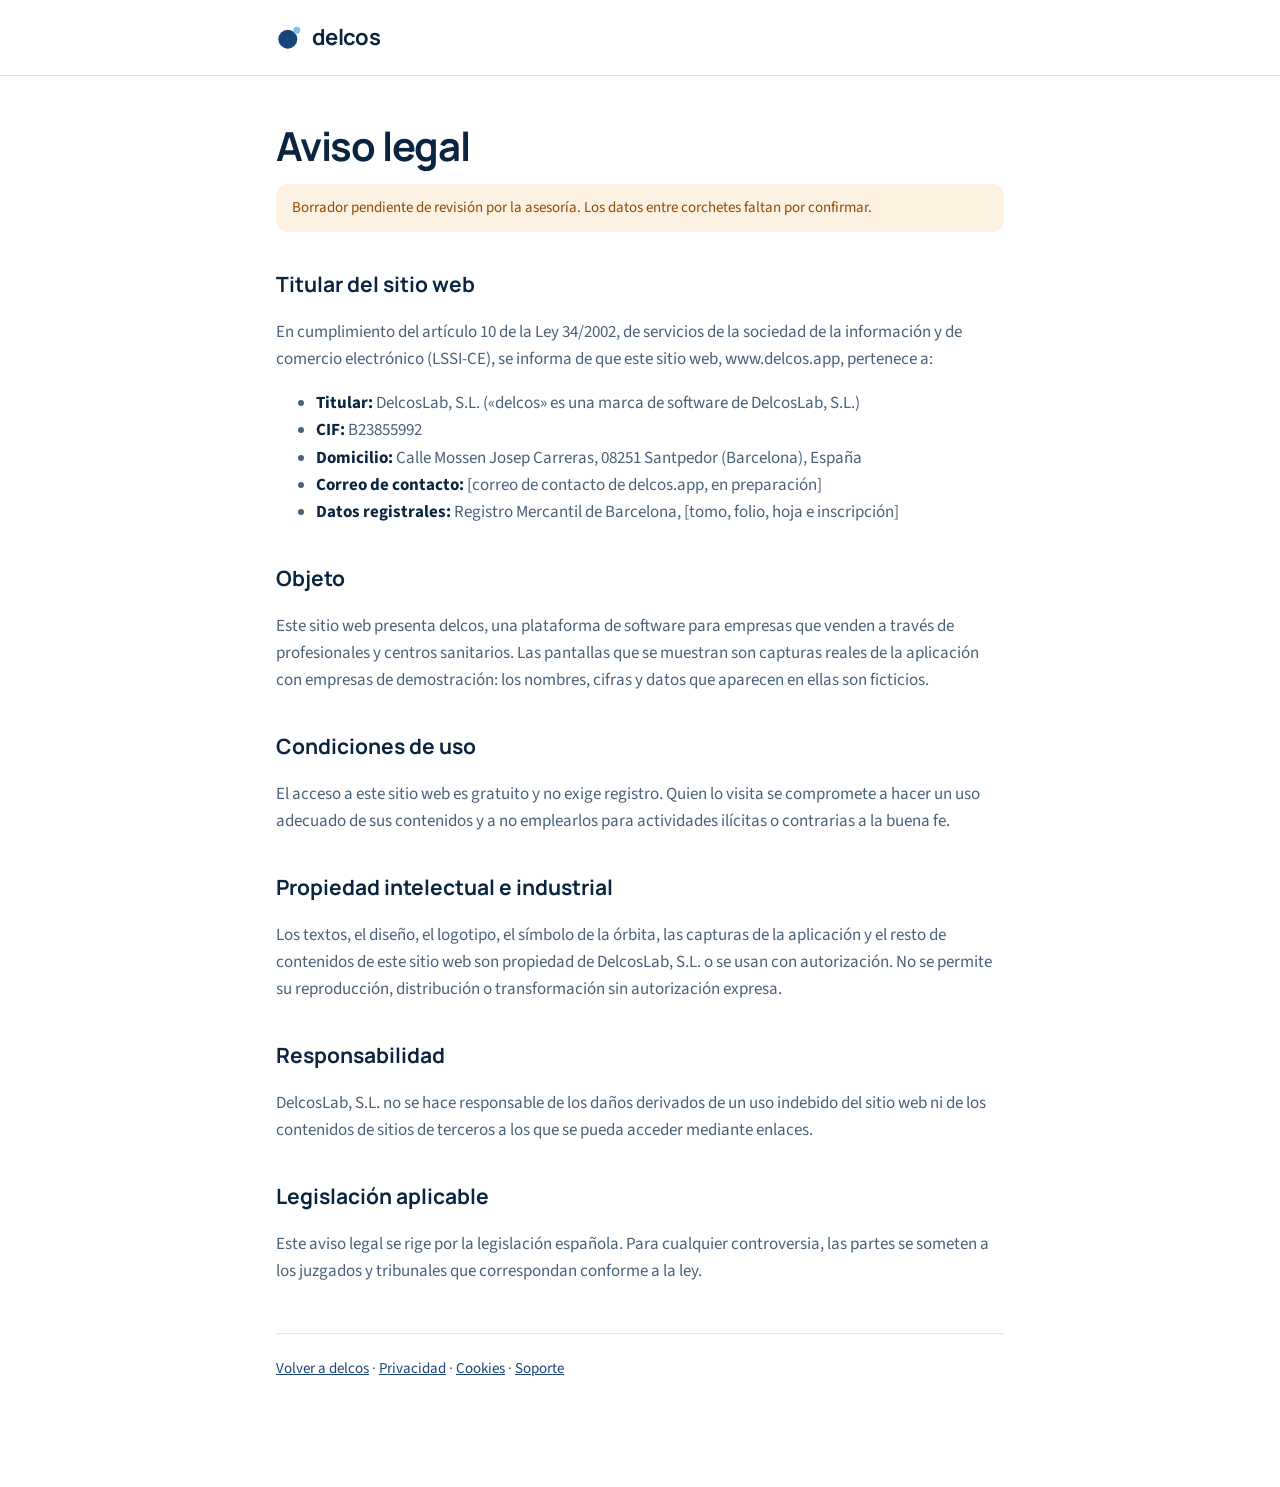
<file: aviso-legal.html>
<!doctype html>
<html lang="es">
<head>
<meta charset="utf-8">
<meta name="viewport" content="width=device-width, initial-scale=1, viewport-fit=cover">
<title>Aviso legal · delcos</title>
<meta name="robots" content="noindex">
<link rel="icon" href="favicon.svg" type="image/svg+xml">
<link rel="stylesheet" href="legal.css?v=3">
</head>
<body>
<header><a class="logo" href="./" aria-label="delcos, inicio"><img src="favicon.svg" alt="" width="26" height="26"><b>delcos</b></a></header>
<main>
<h1>Aviso legal</h1>
<p class="nota">Borrador pendiente de revisión por la asesoría. Los datos entre corchetes faltan por confirmar.</p>

<h2>Titular del sitio web</h2>
<p>En cumplimiento del artículo 10 de la Ley 34/2002, de servicios de la sociedad de la información y de comercio electrónico (LSSI-CE), se informa de que este sitio web, www.delcos.app, pertenece a:</p>
<ul>
  <li><b>Titular:</b> DelcosLab, S.L. («delcos» es una marca de software de DelcosLab, S.L.)</li>
  <li><b>CIF:</b> B23855992</li>
  <li><b>Domicilio:</b> Calle Mossen Josep Carreras, 08251 Santpedor (Barcelona), España</li>
  <li><b>Correo de contacto:</b> [correo de contacto de delcos.app, en preparación]</li>
  <li><b>Datos registrales:</b> Registro Mercantil de Barcelona, [tomo, folio, hoja e inscripción]</li>
</ul>

<h2>Objeto</h2>
<p>Este sitio web presenta delcos, una plataforma de software para empresas que venden a través de profesionales y centros sanitarios. Las pantallas que se muestran son capturas reales de la aplicación con empresas de demostración: los nombres, cifras y datos que aparecen en ellas son ficticios.</p>

<h2>Condiciones de uso</h2>
<p>El acceso a este sitio web es gratuito y no exige registro. Quien lo visita se compromete a hacer un uso adecuado de sus contenidos y a no emplearlos para actividades ilícitas o contrarias a la buena fe.</p>

<h2>Propiedad intelectual e industrial</h2>
<p>Los textos, el diseño, el logotipo, el símbolo de la órbita, las capturas de la aplicación y el resto de contenidos de este sitio web son propiedad de DelcosLab, S.L. o se usan con autorización. No se permite su reproducción, distribución o transformación sin autorización expresa.</p>

<h2>Responsabilidad</h2>
<p>DelcosLab, S.L. no se hace responsable de los daños derivados de un uso indebido del sitio web ni de los contenidos de sitios de terceros a los que se pueda acceder mediante enlaces.</p>

<h2>Legislación aplicable</h2>
<p>Este aviso legal se rige por la legislación española. Para cualquier controversia, las partes se someten a los juzgados y tribunales que correspondan conforme a la ley.</p>

<p class="pie"><a href="./">Volver a delcos</a> · <a href="privacidad.html">Privacidad</a> · <a href="cookies.html">Cookies</a> · <a href="soporte.html">Soporte</a></p>
</main>
</body>
</html>
</file>
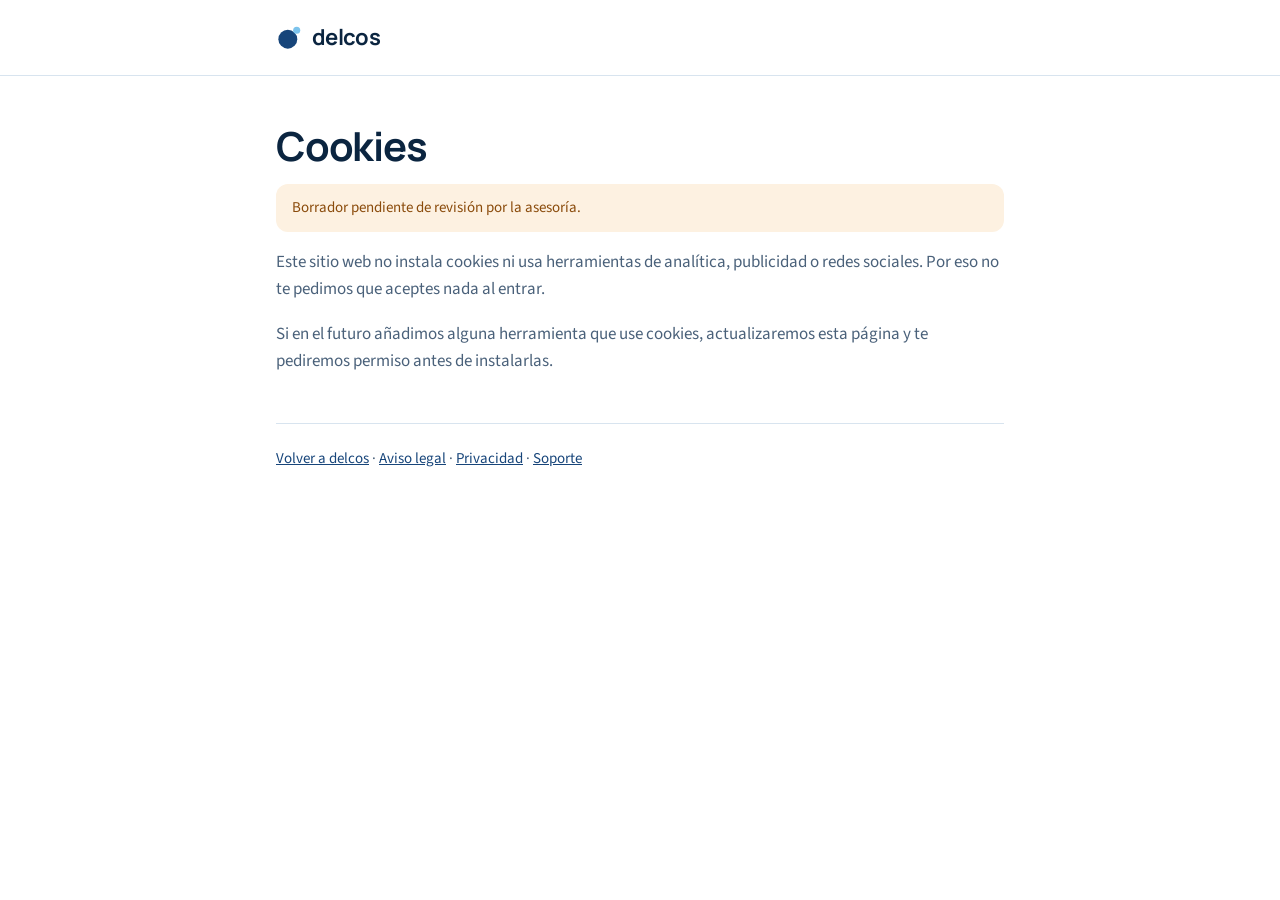
<file: cookies.html>
<!doctype html>
<html lang="es">
<head>
<meta charset="utf-8">
<meta name="viewport" content="width=device-width, initial-scale=1, viewport-fit=cover">
<title>Cookies · delcos</title>
<meta name="robots" content="noindex">
<link rel="icon" href="favicon.svg" type="image/svg+xml">
<link rel="stylesheet" href="legal.css?v=3">
</head>
<body>
<header><a class="logo" href="./" aria-label="delcos, inicio"><img src="favicon.svg" alt="" width="26" height="26"><b>delcos</b></a></header>
<main>
<h1>Cookies</h1>
<p class="nota">Borrador pendiente de revisión por la asesoría.</p>
<p>Este sitio web no instala cookies ni usa herramientas de analítica, publicidad o redes sociales. Por eso no te pedimos que aceptes nada al entrar.</p>
<p>Si en el futuro añadimos alguna herramienta que use cookies, actualizaremos esta página y te pediremos permiso antes de instalarlas.</p>
<p class="pie"><a href="./">Volver a delcos</a> · <a href="aviso-legal.html">Aviso legal</a> · <a href="privacidad.html">Privacidad</a> · <a href="soporte.html">Soporte</a></p>
</main>
</body>
</html>
</file>
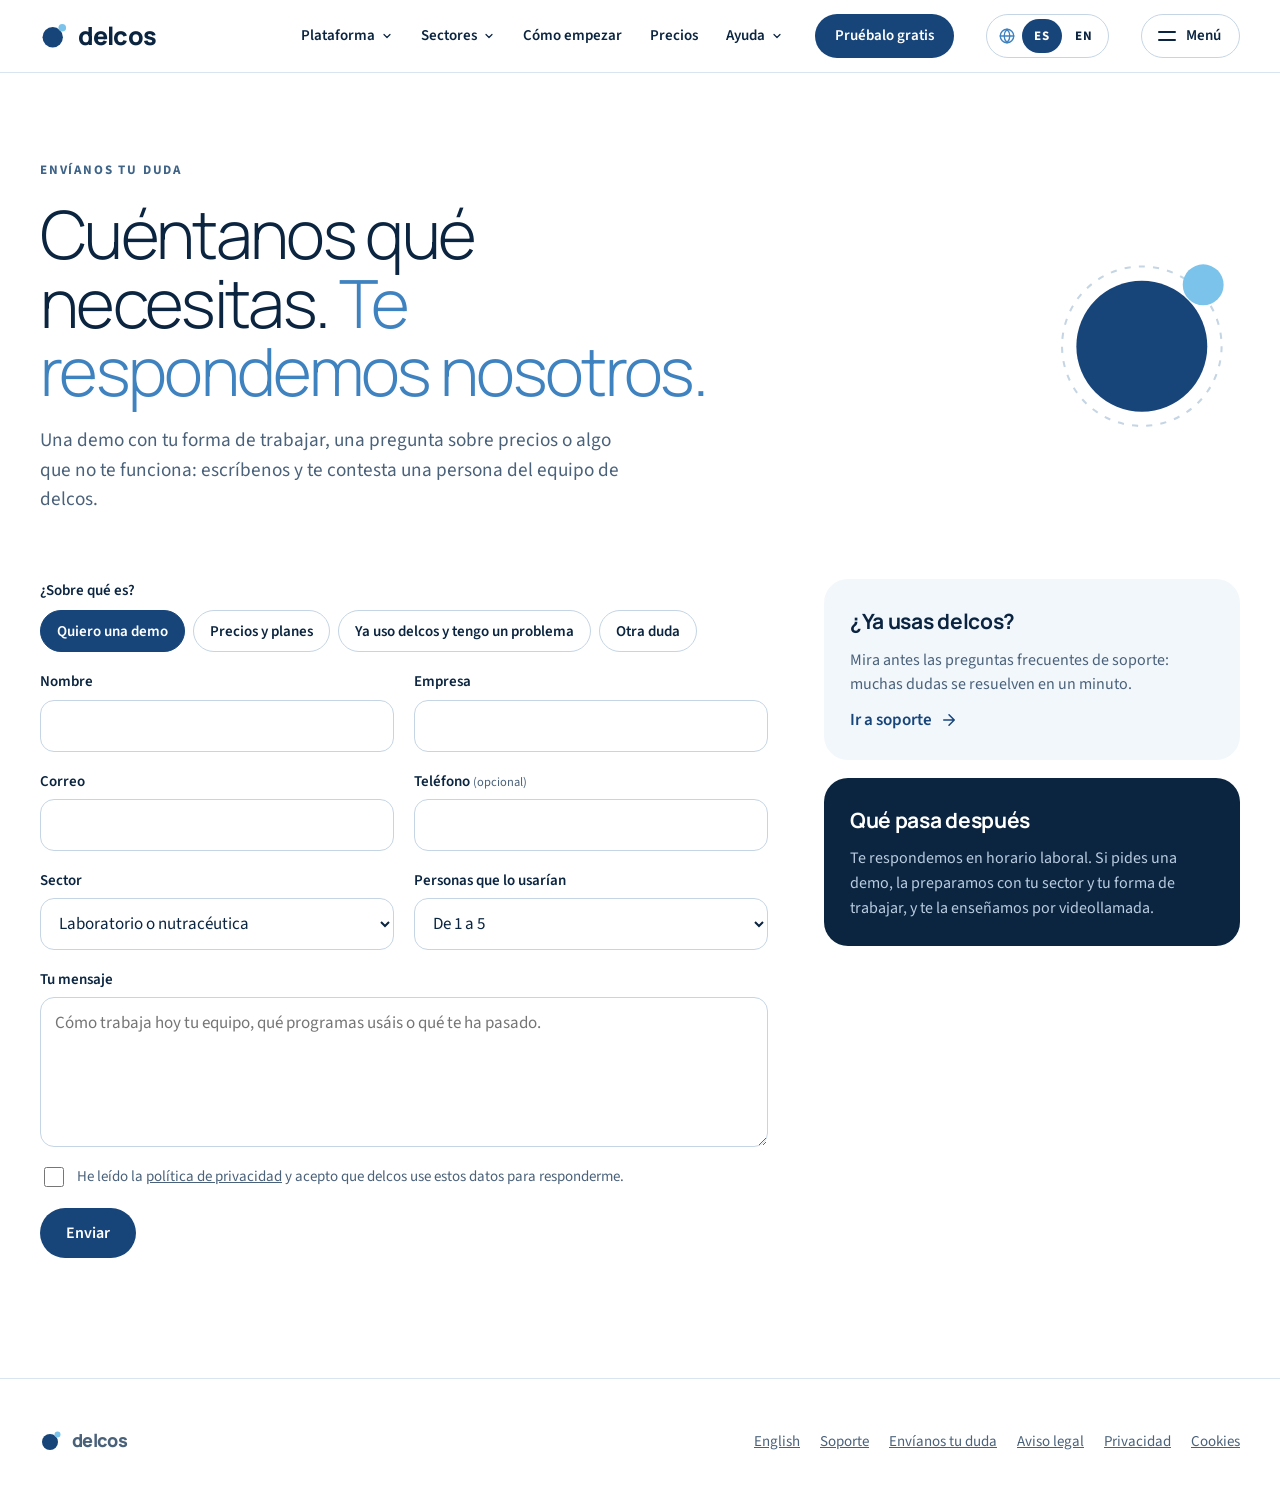
<file: dudas.html>
<!doctype html>
<html lang="es">
<head>
<meta charset="utf-8">
<meta name="viewport" content="width=device-width, initial-scale=1, viewport-fit=cover">
<title>Envíanos tu duda · delcos</title>
<meta name="description" content="Pide una demo de delcos o envíanos tu duda sobre la plataforma, los precios o tu cuenta.">
<link rel="canonical" href="https://www.delcos.app/dudas.html">
<link rel="alternate" hreflang="es" href="https://www.delcos.app/dudas.html">
<link rel="alternate" hreflang="en" href="https://www.delcos.app/en/dudas.html">
<link rel="alternate" hreflang="x-default" href="https://www.delcos.app/dudas.html">
<meta name="theme-color" content="#17457A">
<link rel="icon" href="favicon.svg" type="image/svg+xml">
<link rel="preload" href="fuentes/manrope-latin.woff2" as="font" type="font/woff2" crossorigin>
<link rel="stylesheet" href="paginas.css?v=10">
</head>
<body>

<header class="cab">
  <div class="wrap">
    <a class="logo" href="./" aria-label="delcos, inicio">
      <svg width="28" height="28" viewBox="0 0 44 44" aria-hidden="true"><circle cx="20" cy="24" r="16" fill="#17457A"/><circle cx="35" cy="9" r="6" fill="#7CC3EC"/></svg><b>delcos</b>
    </a>
    <nav aria-label="Secciones"><a href="./">Inicio</a><a href="./#precios">Precios</a><a href="soporte.html">Soporte</a><a href="dudas.html" aria-current="page">Envíanos tu duda</a></nav>
    <div class="idioma" role="group" aria-label="Idioma · Language"><svg class="globo" viewBox="0 0 24 24" fill="none" stroke="currentColor" stroke-width="1.8" stroke-linecap="round" aria-hidden="true"><circle cx="12" cy="12" r="9"/><path d="M3 12h18M12 3c2.5 2.6 3.8 5.6 3.8 9s-1.3 6.4-3.8 9c-2.5-2.6-3.8-5.6-3.8-9S9.5 5.6 12 3z"/></svg><span class="activo" aria-current="true" lang="es">ES</span><a href="en/dudas.html" hreflang="en" lang="en" title="English version">EN</a></div>
    <a class="boton" href="./">Ver delcos</a>
  </div>
</header>

<main>
  <div class="wrap cabeza">
    <div class="texto">
      <div class="ojo sube">Envíanos tu duda</div>
      <h1 class="sube" style="--d:1">Cuéntanos qué necesitas. <em>Te respondemos nosotros.</em></h1>
      <p class="sube" style="--d:2">Una demo con tu forma de trabajar, una pregunta sobre precios o algo que no te funciona: escríbenos y te contesta una persona del equipo de delcos.</p>
    </div>
    <svg class="orbita sube" style="--d:2" viewBox="0 0 44 44" aria-hidden="true"><circle cx="20" cy="24" r="19.5" fill="none" stroke="#C5D5E4" stroke-width=".5" stroke-dasharray="1.5 2"/><circle cx="20" cy="24" r="16" fill="#17457A"/><g class="sat"><circle cx="35" cy="9" r="5" fill="#7CC3EC"/></g></svg>
  </div>

  <div class="wrap formulario">
    <form id="form" novalidate>
      <fieldset class="tipos">
        <legend>¿Sobre qué es?</legend>
        <label><input type="radio" name="tipo" value="Demo" checked><span>Quiero una demo</span></label>
        <label><input type="radio" name="tipo" value="Precios"><span>Precios y planes</span></label>
        <label><input type="radio" name="tipo" value="Soporte"><span>Ya uso delcos y tengo un problema</span></label>
        <label><input type="radio" name="tipo" value="Otra"><span>Otra duda</span></label>
      </fieldset>
      <div class="campo"><label for="nombre">Nombre</label><input id="nombre" name="nombre" autocomplete="name" required></div>
      <div class="campo"><label for="empresa">Empresa</label><input id="empresa" name="empresa" autocomplete="organization" required></div>
      <div class="campo"><label for="correo">Correo</label><input id="correo" name="correo" type="email" autocomplete="email" required></div>
      <div class="campo"><label for="telefono">Teléfono <small>(opcional)</small></label><input id="telefono" name="telefono" type="tel" autocomplete="tel" inputmode="tel"></div>
      <div class="campo"><label for="sector">Sector</label>
        <select id="sector" name="sector">
          <option>Laboratorio o nutracéutica</option><option>Visita médica</option><option>Material hospitalario o quirúrgico</option>
          <option>Farmacia</option><option>Dental</option><option>Ortopedia</option><option>Veterinaria</option><option>Otro</option>
        </select></div>
      <div class="campo"><label for="equipo">Personas que lo usarían</label>
        <select id="equipo" name="equipo"><option>De 1 a 5</option><option>De 6 a 15</option><option>De 16 a 50</option><option>Más de 50</option></select></div>
      <div class="campo ancho"><label for="mensaje">Tu mensaje</label>
        <textarea id="mensaje" name="mensaje" required placeholder="Cómo trabaja hoy tu equipo, qué programas usáis o qué te ha pasado."></textarea></div>
      <div class="trampa" aria-hidden="true"><label>Web <input name="web" tabindex="-1" autocomplete="off"></label></div>
      <label class="acepto"><input type="checkbox" id="acepto" required><span>He leído la <a href="privacidad.html">política de privacidad</a> y acepto que delcos use estos datos para responderme.</span></label>
      <div class="enviar">
        <button class="boton" type="submit" id="enviar">Enviar</button>
        <span class="error" id="error" role="alert"></span>
      </div>
    </form>

    <div class="gracias" id="gracias" role="status" hidden>
      <h2>Recibido. <em>Gracias.</em></h2>
      <p>Te contestamos en horario laboral a <b id="gracias-correo"></b>. Si has pedido una demo, te proponemos día y hora para enseñártela con tu sector.</p>
      <p class="sigue">¿Lo tienes claro y no quieres esperar? <a href="empezar.html">Pruébalo 30 días gratis</a>.</p>
    </div>
    <aside class="lado-form">
      <a class="canal" href="soporte.html">
        <h2>¿Ya usas delcos?</h2>
        <p>Mira antes las preguntas frecuentes de soporte: muchas dudas se resuelven en un minuto.</p>
        <span class="ir">Ir a soporte <svg width="18" height="18" viewBox="0 0 24 24" fill="none" stroke="currentColor" stroke-width="2" stroke-linecap="round" stroke-linejoin="round" aria-hidden="true"><path d="M5 12h14M12 5l7 7-7 7"/></svg></span>
      </a>
      <div class="canal oscura">
        <h2>Qué pasa después</h2>
        <p>Te respondemos en horario laboral. Si pides una demo, la preparamos con tu sector y tu forma de trabajar, y te la enseñamos por videollamada.</p>
      </div>
    </aside>
  </div>
</main>

<footer class="pie-web">
  <div class="wrap">
    <div class="logo"><svg width="22" height="22" viewBox="0 0 44 44" aria-hidden="true"><circle cx="20" cy="24" r="16" fill="#17457A"/><circle cx="35" cy="9" r="6" fill="#7CC3EC"/></svg><b style="font-size:18px">delcos</b></div>
    <nav aria-label="Más"><a href="en/dudas.html" hreflang="en" lang="en">English</a><a href="soporte.html">Soporte</a><a href="dudas.html">Envíanos tu duda</a><a href="aviso-legal.html">Aviso legal</a><a href="privacidad.html">Privacidad</a><a href="cookies.html">Cookies</a></nav>
  </div>
</footer>

<script>
(() => {
// Los mensajes van a la función «contacto» de la plataforma, que los manda por correo a hola@delcos.app.
// Con ?pruebas=1, a la de pruebas. Las claves «anon» son públicas por diseño: solo sirven para llamar a esa función.
const ENTORNOS = {
  produccion: { url: 'https://bxivvtdcatceopruhnnc.supabase.co',
    anon: 'eyJhbGciOiJIUzI1NiIsInR5cCI6IkpXVCJ9.eyJpc3MiOiJzdXBhYmFzZSIsInJlZiI6ImJ4aXZ2dGRjYXRjZW9wcnVobm5jIiwicm9sZSI6ImFub24iLCJpYXQiOjE3OTAxMTE2MjksImV4cCI6MjEwNTY4NzYyOX0.b4RGIlcKdWWHe6mUFjUGZ1KCfo7lN1DOCZlkfGF_a3U' },
  pruebas: { url: 'https://ozcsaedtlrklfvkkludm.supabase.co',
    anon: 'eyJhbGciOiJIUzI1NiIsInR5cCI6IkpXVCJ9.eyJpc3MiOiJzdXBhYmFzZSIsInJlZiI6Im96Y3NhZWR0bHJrbGZ2a2tsdWRtIiwicm9sZSI6ImFub24iLCJpYXQiOjE3OTAyMTkxNDIsImV4cCI6MjEwNTc5NTE0Mn0.2RC4BrO-186cAGbOkIUqKNsNZkYF8uOfQ4QJHoQL4Zk' } };
const q = new URLSearchParams(location.search);
const E = q.get('pruebas') === '1' ? ENTORNOS.pruebas : ENTORNOS.produccion;
const form = document.getElementById('form'), error = document.getElementById('error'), boton = document.getElementById('enviar'), t0 = Date.now();
// Llega con ?tipo=Demo desde los botones «Pide una demo»
const t = q.get('tipo');
if (t) { const r = form.querySelector(`input[name="tipo"][value="${CSS.escape(t)}"]`); if (r) r.checked = true; }
form.addEventListener('submit', async e => {
  e.preventDefault();
  const falta = [...form.querySelectorAll('[required]')].find(c => c.type === 'checkbox' ? !c.checked : !c.value.trim());
  if (falta) { error.textContent = falta.type === 'checkbox' ? 'Acepta la política de privacidad para poder enviarlo.' : 'Falta rellenar «' + form.querySelector(`label[for="${falta.id}"]`).childNodes[0].textContent.trim() + '».'; falta.focus(); return; }
  if (!/^[^@\s]+@[^@\s]+\.[^@\s]+$/.test(form.correo.value.trim())) { error.textContent = 'Revisa el correo: parece que le falta algo.'; form.correo.focus(); return; }
  error.textContent = '';
  const f = new FormData(form), d = Object.fromEntries(f.entries());
  d.acepta = form.querySelector('#acepto').checked; d.t = Date.now() - t0; d.idioma = document.documentElement.lang;
  const texto = boton.textContent; boton.disabled = true; boton.textContent = 'Enviando…';
  try {
    const r = await fetch(E.url + '/functions/v1/contacto', { method: 'POST', headers: { 'Content-Type': 'application/json', apikey: E.anon, Authorization: 'Bearer ' + E.anon }, body: JSON.stringify(d) });
    const j = await r.json().catch(() => ({}));
    if (!j.ok) throw j;
    document.getElementById('gracias-correo').textContent = d.correo;
    form.hidden = true; const g = document.getElementById('gracias'); g.hidden = false; g.scrollIntoView({ block: 'center', behavior: 'smooth' });
  } catch (x) {
    boton.disabled = false; boton.textContent = texto;
    const c = x && x.campo && form.querySelector('#' + x.campo);
    error.textContent = x && x.error === 'demasiados' ? 'Has enviado varios mensajes seguidos. Prueba de nuevo dentro de un rato.'
      : c ? 'Revisa «' + form.querySelector(`label[for="${x.campo}"]`).childNodes[0].textContent.trim() + '».'
      : 'No se ha podido enviar. Inténtalo otra vez o escríbenos a hola@delcos.app.';
    if (c) c.focus();
  }
});
})();
</script>
<script src="js/cabecera.js?v=9" defer></script>
</body>
</html>
</file>
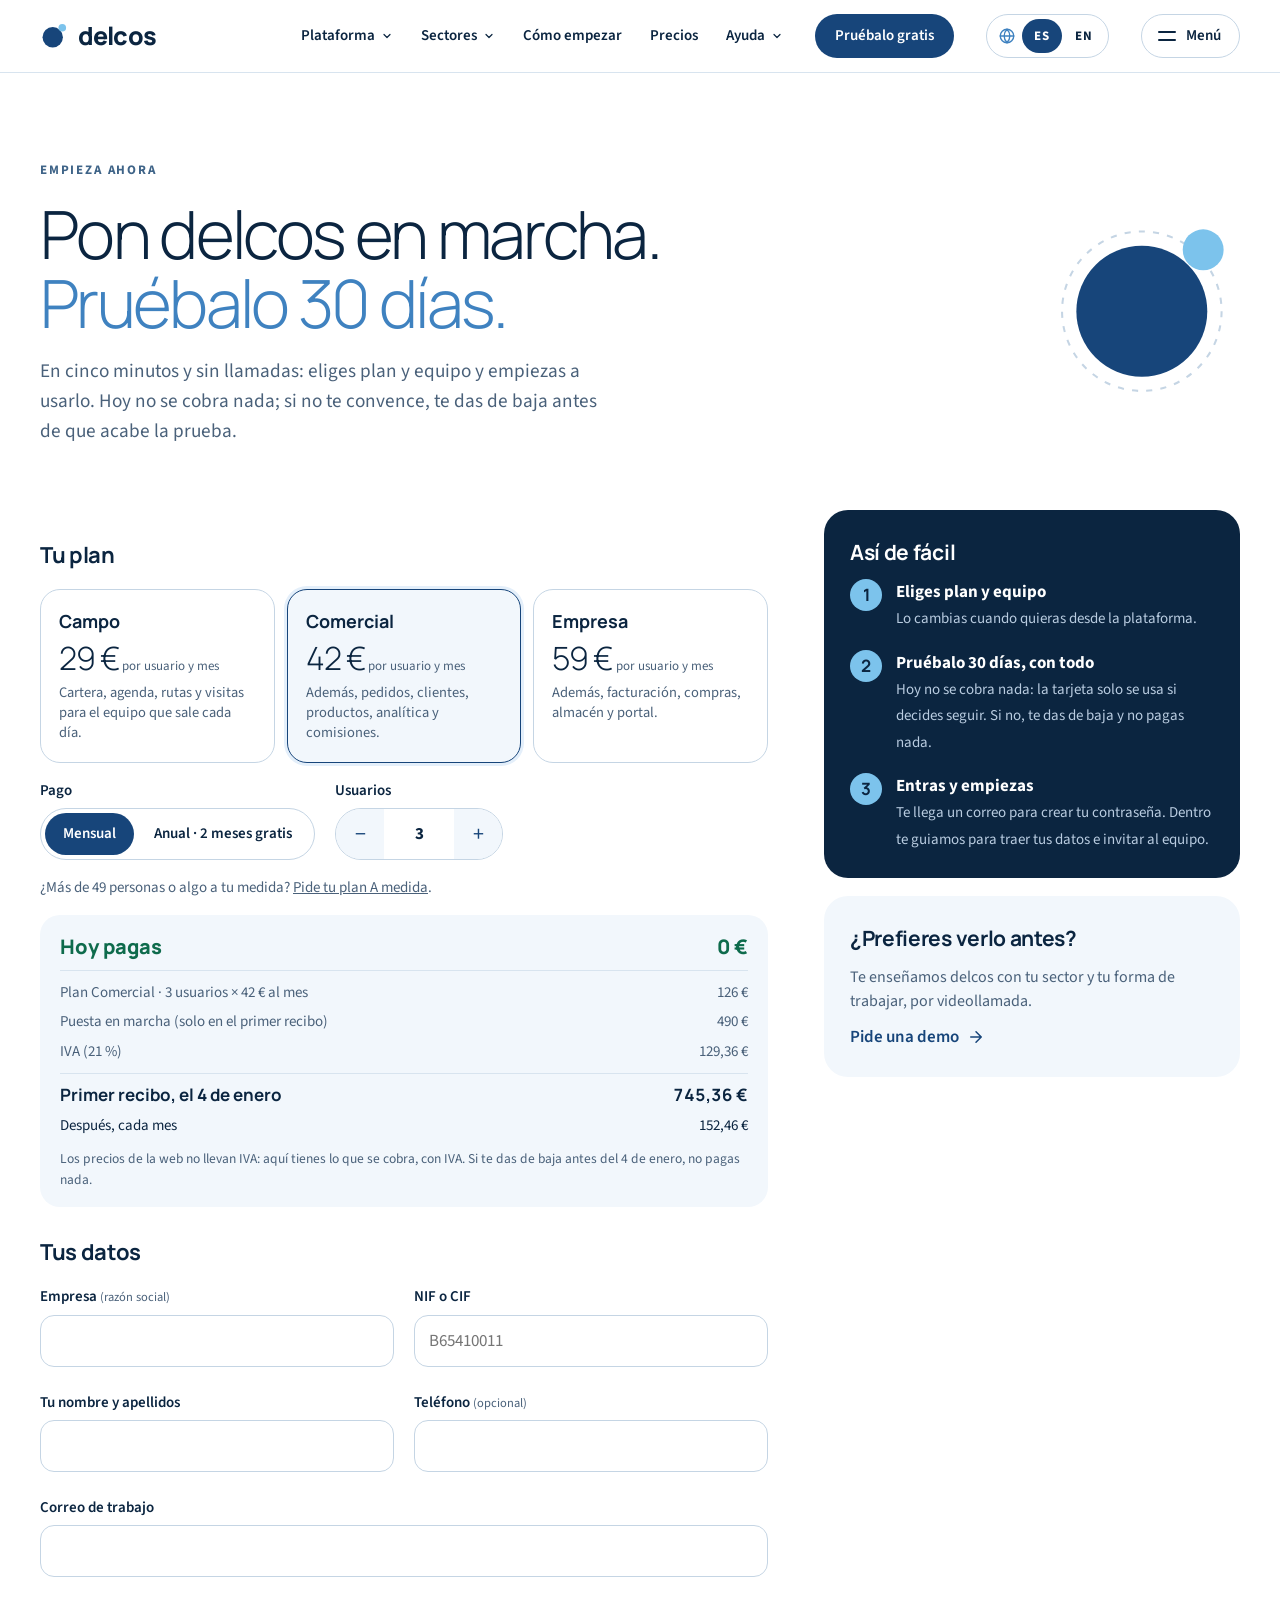
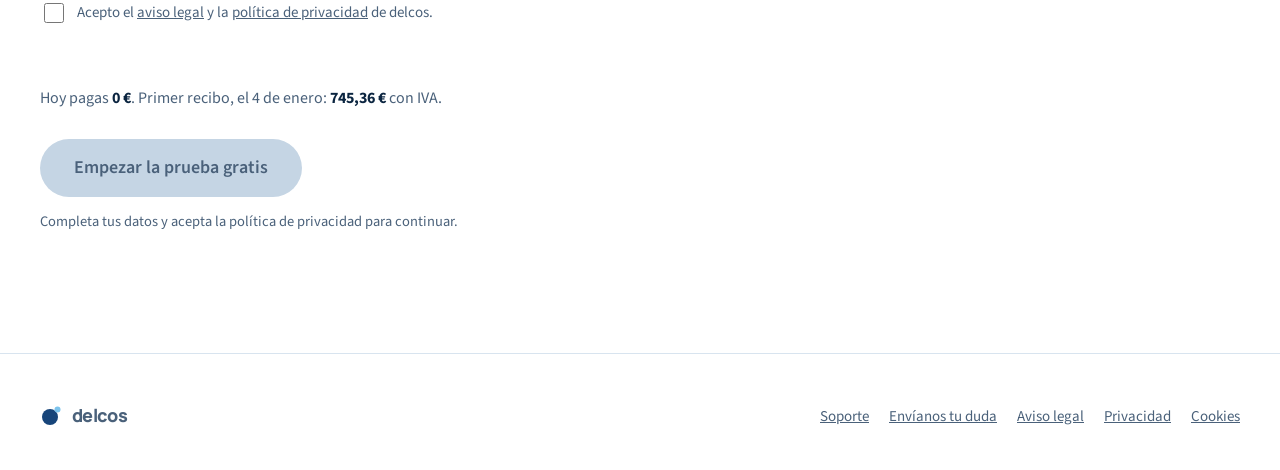
<file: empezar.html>
<!doctype html>
<html lang="es">
<head>
<meta charset="utf-8">
<meta name="viewport" content="width=device-width, initial-scale=1, viewport-fit=cover">
<title>Empieza con delcos · 30 días de prueba</title>
<meta name="description" content="Pon delcos en marcha en tu empresa en cinco minutos: elige plan y equipo, y pruébalo 30 días sin coste.">
<link rel="canonical" href="https://www.delcos.app/empezar.html">
<meta name="theme-color" content="#17457A">
<link rel="icon" href="favicon.svg" type="image/svg+xml">
<link rel="preload" href="fuentes/manrope-latin.woff2" as="font" type="font/woff2" crossorigin>
<link rel="stylesheet" href="paginas.css?v=10">
<style>
/* Alta de una empresa (la conecta la sesión APP con la función «alta» de la plataforma) */
.alta{padding-block:8px 120px;display:grid;grid-template-columns:minmax(0,1.4fr) minmax(0,.8fr);gap:56px;align-items:start}
.alta form{display:flex;flex-direction:column;gap:28px}
.bloque{display:flex;flex-direction:column;gap:16px}
.bloque h2{font-size:22px;font-weight:700;letter-spacing:-.015em}
.planes-a{display:grid;grid-template-columns:repeat(3,minmax(0,1fr));gap:12px}
.plan-a{position:relative;text-align:left;border:1px solid var(--linea-f);border-radius:20px;background:var(--blanco);padding:18px;cursor:pointer;display:flex;flex-direction:column;gap:6px;
  transition:border-color .15s,background .15s,box-shadow .15s}
.plan-a b{font-family:var(--f-titulo);font-size:18px;font-weight:700}
.plan-a .pr{font-family:var(--f-titulo);font-weight:300;font-size:32px;letter-spacing:-.03em;line-height:1.1}
.plan-a .pr small{font-family:var(--f-texto);font-size:13px;color:var(--texto2);letter-spacing:0}
.plan-a p{margin:0;font-size:14.5px;color:var(--texto2);line-height:1.4}
.plan-a[aria-checked="true"]{border-color:var(--marino);background:var(--hielo);box-shadow:0 0 0 3px var(--suave)}
.fila-a{display:flex;flex-wrap:wrap;gap:20px;align-items:flex-end}
.fila-a .campo{flex:0 0 auto}
.seg{display:inline-flex;gap:2px;padding:4px;border:1px solid var(--linea-f);border-radius:999px}
.seg button{height:42px;padding:0 18px;border:0;border-radius:999px;background:none;font-weight:600;font-size:15px;cursor:pointer}
.seg button[aria-pressed="true"]{background:var(--marino);color:var(--blanco)}
.num{display:inline-flex;align-items:center;border:1px solid var(--linea-f);border-radius:999px;overflow:hidden;height:52px}
.num button{width:48px;height:100%;border:0;background:var(--hielo);font-size:22px;color:var(--marino);cursor:pointer}
.num input{width:70px;height:100%;border:0;border-radius:0;text-align:center;font-weight:700;padding:0;-moz-appearance:textfield}
.num input::-webkit-inner-spin-button{-webkit-appearance:none}
.medida-a{font-size:15px;color:var(--texto2);margin:0}
.resumen{border-radius:20px;background:var(--hielo);padding:16px 20px;display:flex;flex-direction:column;gap:6px;font-size:16px}
.resumen div{display:flex;justify-content:space-between;gap:16px}
.resumen .hoy{font-family:var(--f-titulo);font-weight:800;font-size:20px;color:var(--ok);padding-bottom:8px;margin-bottom:4px;border-bottom:1px solid var(--linea)}
.resumen .lin{font-size:15px;color:var(--texto2)}
.resumen .lin span:last-child,.resumen .tot span:last-child{font-variant-numeric:tabular-nums;white-space:nowrap}
.resumen .tot{padding-top:8px;margin-top:4px;border-top:1px solid var(--linea);font-family:var(--f-titulo);font-weight:700;font-size:17px;color:var(--tinta)}
.resumen .sig{color:var(--tinta)}
.resumen .ivanota{margin:6px 0 0;font-size:13.5px;color:var(--texto2)}
.recap{margin:0;font-size:16px;color:var(--texto2)}
.recap b{color:var(--tinta)}
.datos{display:grid;grid-template-columns:repeat(2,minmax(0,1fr));gap:18px 20px}
.datos .ancho{grid-column:1/-1}
input.mal{border-color:#B42318}
.campo .error{min-height:0}
.trampa{position:absolute;left:-9999px;width:1px;height:1px;overflow:hidden}
.alta .boton[type="submit"]{height:58px;font-size:18px;align-self:flex-start;padding:0 34px}
.nota{margin:-14px 0 0;font-size:14.5px;color:var(--texto2)}
.nota.mal{color:#B42318;font-weight:600}
.nota.lista{color:var(--ok)}
.pasos-a{display:flex;flex-direction:column;gap:18px;margin:0;padding:0;list-style:none}
.pasos-a li{display:flex;gap:14px}
.pasos-a i{flex-shrink:0;width:32px;height:32px;border-radius:50%;background:var(--celeste);color:var(--tinta);display:grid;place-items:center;font-style:normal;font-weight:700;font-family:var(--f-titulo)}
.pasos-a b{display:block;color:var(--blanco)}
.pasos-a span{color:var(--en-tinta);font-size:15px}
.aviso-a{border-radius:14px;padding:12px 16px;font-size:15px}
.aviso-a.info{background:var(--suave);color:var(--marino)}
.aviso-a.mal{background:#FDECEA;color:#B42318}
.aviso-a.prueba{background:var(--aviso-s);color:var(--aviso)}
@media (max-width:900px){
  .alta{grid-template-columns:minmax(0,1fr)}
  .planes-a{grid-template-columns:minmax(0,1fr)}
  .datos{grid-template-columns:minmax(0,1fr)}
  .alta .boton[type="submit"]{width:100%}
}
/* Móvil: los tres planes en una fila (nombre y precio) y la descripción del elegido debajo (opción B elegida por Eric) */
.plan-desc{display:none}
@media (max-width:600px){
  .planes-a{grid-template-columns:repeat(3,minmax(0,1fr));gap:8px}
  .plan-a{padding:12px 8px;border-radius:16px;align-items:center;text-align:center;gap:2px}
  .plan-a b{font-size:15px}
  .plan-a .pr{font-size:24px}
  .plan-a .pr small{display:block;font-size:11px;line-height:1.2}
  .plan-a p{display:none}
  .plan-a[aria-checked="true"]{background:var(--marino);color:var(--blanco);box-shadow:none}
  .plan-a[aria-checked="true"] .pr small{color:var(--en-tinta)}
  .plan-desc{display:block;margin:-4px 0 0;padding:12px 14px;border-radius:14px;background:var(--hielo);font-size:14.5px;color:var(--texto2)}
}
</style>
</head>
<body>

<header class="cab">
  <div class="wrap">
    <a class="logo" href="./" aria-label="delcos, inicio">
      <svg width="28" height="28" viewBox="0 0 44 44" aria-hidden="true"><circle cx="20" cy="24" r="16" fill="#17457A"/><circle cx="35" cy="9" r="6" fill="#7CC3EC"/></svg><b>delcos</b>
    </a>
    <nav aria-label="Secciones"><a href="./">Inicio</a><a href="./#precios">Precios</a><a href="soporte.html">Soporte</a><a href="dudas.html">Envíanos tu duda</a></nav>
    <a class="boton sec" href="https://app.delcos.cloud/" id="entrar">Entrar</a>
  </div>
</header>

<main>
  <div class="wrap cabeza">
    <div class="texto">
      <div class="ojo sube">Empieza ahora</div>
      <h1 class="sube" style="--d:1">Pon delcos en marcha. <em>Pruébalo 30 días.</em></h1>
      <p class="sube" style="--d:2">En cinco minutos y sin llamadas: eliges plan y equipo y empiezas a usarlo. Hoy no se cobra nada; si no te convence, te das de baja antes de que acabe la prueba.</p>
    </div>
    <svg class="orbita sube" style="--d:2" viewBox="0 0 44 44" aria-hidden="true"><circle cx="20" cy="24" r="19.5" fill="none" stroke="#C5D5E4" stroke-width=".5" stroke-dasharray="1.5 2"/><circle cx="20" cy="24" r="16" fill="#17457A"/><g class="sat"><circle cx="35" cy="9" r="5" fill="#7CC3EC"/></g></svg>
  </div>

  <div class="wrap alta">
    <form id="alta" novalidate autocomplete="on">
      <div id="avisos"></div>

      <section class="bloque">
        <h2>Tu plan</h2>
        <div class="planes-a" id="planes" role="radiogroup" aria-label="Plan"></div>
        <p class="plan-desc" id="plan-desc" aria-live="polite"></p>
        <div class="fila-a">
          <div class="campo"><label>Pago</label><div class="seg" id="pago" role="group" aria-label="Pago">
            <button type="button" data-pago="mensual" aria-pressed="true">Mensual</button>
            <button type="button" data-pago="anual" aria-pressed="false">Anual · 2 meses gratis</button></div></div>
          <div class="campo"><label for="usuarios">Usuarios</label><div class="num"><button type="button" data-n="-1" aria-label="Uno menos">−</button>
            <input id="usuarios" type="number" inputmode="numeric" min="3" max="49" value="3"><button type="button" data-n="1" aria-label="Uno más">+</button></div></div>
        </div>
        <p class="medida-a">¿Más de 49 personas o algo a tu medida? <a href="dudas.html?tipo=Precios">Pide tu plan A medida</a>.</p>
        <div class="resumen" id="resumen" aria-live="polite"></div>
      </section>

      <section class="bloque">
        <h2>Tus datos</h2>
        <div class="datos">
          <div class="campo"><label for="empresa">Empresa <small>(razón social)</small></label><input id="empresa" autocomplete="organization" required><span class="error" data-err="empresa"></span></div>
          <div class="campo"><label for="nif">NIF o CIF</label><input id="nif" autocomplete="off" autocapitalize="characters" placeholder="B65410011" required><span class="error" data-err="nif"></span></div>
          <div class="campo"><label for="nombre">Tu nombre y apellidos</label><input id="nombre" autocomplete="name" required><span class="error" data-err="nombre"></span></div>
          <div class="campo"><label for="telefono">Teléfono <small>(opcional)</small></label><input id="telefono" type="tel" autocomplete="tel" inputmode="tel"><span class="error" data-err="telefono"></span></div>
          <div class="campo ancho"><label for="email">Correo de trabajo</label><input id="email" type="email" autocomplete="email" required>
            <span class="error" data-err="email"></span></div>
          <div class="trampa" aria-hidden="true"><label for="web">Web</label><input id="web" tabindex="-1" autocomplete="off"></div>
          <label class="acepto ancho"><input type="checkbox" id="acepta"><span>Acepto el <a href="aviso-legal.html" target="_blank" rel="noopener">aviso legal</a>
            y la <a href="privacidad.html" target="_blank" rel="noopener">política de privacidad</a> de delcos.</span></label>
          <span class="error ancho" data-err="acepta"></span>
        </div>
      </section>

      <p class="recap" id="recap" aria-live="polite"></p>
      <button class="boton" id="enviar" type="submit" disabled>Empezar la prueba gratis</button>
      <p class="nota" id="falta">Completa tus datos y acepta la política de privacidad para continuar.</p>
    </form>

    <aside class="lado-form">
      <div class="canal oscura">
        <h2>Así de fácil</h2>
        <ol class="pasos-a">
          <li><i>1</i><div><b>Eliges plan y equipo</b><span>Lo cambias cuando quieras desde la plataforma.</span></div></li>
          <li><i>2</i><div><b>Pruébalo 30 días, con todo</b><span>Hoy no se cobra nada: la tarjeta solo se usa si decides seguir. Si no, te das de baja y no pagas nada.</span></div></li>
          <li><i>3</i><div><b>Entras y empiezas</b><span>Te llega un correo para crear tu contraseña. Dentro te guiamos para traer tus datos e invitar al equipo.</span></div></li>
        </ol>
      </div>
      <a class="canal" href="dudas.html?tipo=Demo">
        <h2>¿Prefieres verlo antes?</h2>
        <p>Te enseñamos delcos con tu sector y tu forma de trabajar, por videollamada.</p>
        <span class="ir">Pide una demo <svg width="18" height="18" viewBox="0 0 24 24" fill="none" stroke="currentColor" stroke-width="2" stroke-linecap="round" stroke-linejoin="round" aria-hidden="true"><path d="M5 12h14M12 5l7 7-7 7"/></svg></span>
      </a>
    </aside>
  </div>
</main>

<footer class="pie-web">
  <div class="wrap">
    <div class="logo"><svg width="22" height="22" viewBox="0 0 44 44" aria-hidden="true"><circle cx="20" cy="24" r="16" fill="#17457A"/><circle cx="35" cy="9" r="6" fill="#7CC3EC"/></svg><b style="font-size:18px">delcos</b></div>
    <nav aria-label="Más"><a href="soporte.html">Soporte</a><a href="dudas.html">Envíanos tu duda</a><a href="aviso-legal.html">Aviso legal</a><a href="privacidad.html">Privacidad</a><a href="cookies.html">Cookies</a></nav>
  </div>
</footer>

<script>
(() => {
const $ = id => document.getElementById(id);
const q = new URLSearchParams(location.search);
// Dónde se da de alta: la plataforma de producción; con ?pruebas=1, el entorno de pruebas (Stripe en modo de prueba, nada real).
// Las claves «anon» son públicas por diseño: solo sirven para llamar a la función «alta», que lo comprueba todo.
const ENTORNOS = {
  produccion: { url: 'https://bxivvtdcatceopruhnnc.supabase.co', panel: 'https://app.delcos.cloud/',
    anon: 'eyJhbGciOiJIUzI1NiIsInR5cCI6IkpXVCJ9.eyJpc3MiOiJzdXBhYmFzZSIsInJlZiI6ImJ4aXZ2dGRjYXRjZW9wcnVobm5jIiwicm9sZSI6ImFub24iLCJpYXQiOjE3OTAxMTE2MjksImV4cCI6MjEwNTY4NzYyOX0.b4RGIlcKdWWHe6mUFjUGZ1KCfo7lN1DOCZlkfGF_a3U' },
  pruebas: { url: 'https://ozcsaedtlrklfvkkludm.supabase.co', panel: 'https://apptest.delcos.cloud/',
    anon: 'eyJhbGciOiJIUzI1NiIsInR5cCI6IkpXVCJ9.eyJpc3MiOiJzdXBhYmFzZSIsInJlZiI6Im96Y3NhZWR0bHJrbGZ2a2tsdWRtIiwicm9sZSI6ImFub24iLCJpYXQiOjE3OTAyMTkxNDIsImV4cCI6MjEwNTc5NTE0Mn0.2RC4BrO-186cAGbOkIUqKNsNZkYF8uOfQ4QJHoQL4Zk' } };
const PRUEBAS = q.get('pruebas') === '1';
const E = PRUEBAS ? ENTORNOS.pruebas : ENTORNOS.produccion;
$('entrar').href = E.panel;
const PLANES = [
  { id: 'campo', nombre: 'Campo', mes: 29, para: 'Cartera, agenda, rutas y visitas para el equipo que sale cada día.' },
  { id: 'comercial', nombre: 'Comercial', mes: 42, para: 'Además, pedidos, clientes, productos, analítica y comisiones.' },
  { id: 'empresa', nombre: 'Empresa', mes: 59, para: 'Además, facturación, compras, almacén y portal.' }];
const PUESTA = 490, IVA = 0.21, t0 = Date.now();
const est = { plan: PLANES.some(p => p.id === q.get('plan')) ? q.get('plan') : 'comercial', pago: q.get('pago') === 'anual' ? 'anual' : 'mensual' };
const eur = n => { const d = Number.isInteger(Math.round(n * 100) / 100) ? 0 : 2; return n.toLocaleString('es-ES', { style: 'currency', currency: 'EUR', minimumFractionDigits: d, maximumFractionDigits: d }); };
const fin = new Date(Date.now() + 30 * 864e5).toLocaleDateString('es-ES', { day: 'numeric', month: 'long' });
const aviso = (t, tipo) => { $('avisos').innerHTML = t ? `<p class="aviso-a ${tipo || 'mal'}" role="alert">${t}</p>` : ''; };
if (PRUEBAS) aviso('Entorno de pruebas: el alta se hace en la plataforma de pruebas y Stripe está en modo de prueba (tarjeta 4242 4242 4242 4242). No se cobra nada real.', 'prueba');
if (q.get('alta') === 'cancelada') aviso('Has salido del pago sin terminar. No se ha cobrado nada: puedes intentarlo de nuevo cuando quieras.', 'info');
const usuarios = () => Math.min(49, Math.max(3, Math.floor(+$('usuarios').value || 3)));
function pinta() {
  $('planes').innerHTML = PLANES.map(p => `<button type="button" class="plan-a" role="radio" aria-checked="${est.plan === p.id}" data-plan="${p.id}">
    <b>${p.nombre}</b><span class="pr">${eur(est.pago === 'anual' ? Math.round(p.mes * 10 / 12) : p.mes)}<small> por usuario y mes</small></span><p>${p.para}</p></button>`).join('');
  document.querySelectorAll('[data-pago]').forEach(b => b.setAttribute('aria-pressed', String(b.dataset.pago === est.pago)));
  const p = PLANES.find(x => x.id === est.plan), u = usuarios(), anual = est.pago === 'anual';
  // En el móvil las tarjetas van en una fila y la descripción del plan elegido, debajo
  $('plan-desc').textContent = p.para;
  // Lo que se cobra de verdad, como en un recibo: la cuota, la puesta en marcha (solo con pago mensual) y el IVA
  const unidad = anual ? p.mes * 10 : p.mes, cuota = unidad * u, puesta = anual ? 0 : PUESTA;
  const iva = x => Math.round(x * IVA * 100) / 100, primero = cuota + puesta + iva(cuota + puesta), despues = cuota + iva(cuota);
  $('resumen').innerHTML = `<div class="hoy"><span>Hoy pagas</span><span>0 €</span></div>
    <div class="lin"><span>Plan ${p.nombre} · ${u} usuarios × ${eur(unidad)} ${anual ? 'al año' : 'al mes'}</span><span>${eur(cuota)}</span></div>
    <div class="lin"><span>Puesta en marcha ${anual ? '(incluida con el pago anual)' : '(solo en el primer recibo)'}</span><span>${anual ? 'Incluida' : eur(PUESTA)}</span></div>
    <div class="lin"><span>IVA (21 %)</span><span>${eur(iva(cuota + puesta))}</span></div>
    <div class="tot"><span>Primer recibo, el ${fin}</span><span>${eur(primero)}</span></div>
    <div class="lin sig"><span>Después, cada ${anual ? 'año' : 'mes'}</span><span>${eur(despues)}</span></div>
    <p class="ivanota">Los precios de la web no llevan IVA: aquí tienes lo que se cobra, con IVA. Si te das de baja antes del ${fin}, no pagas nada.</p>`;
  $('recap').innerHTML = `Hoy pagas <b>0 €</b>. Primer recibo, el ${fin}: <b>${eur(primero)}</b> con IVA.`;
}
$('planes').addEventListener('click', e => { const b = e.target.closest('[data-plan]'); if (b) { est.plan = b.dataset.plan; pinta(); } });
$('pago').addEventListener('click', e => { const b = e.target.closest('[data-pago]'); if (b) { est.pago = b.dataset.pago; pinta(); } });
document.querySelectorAll('[data-n]').forEach(b => b.onclick = () => { $('usuarios').value = Math.min(49, Math.max(3, usuarios() + +b.dataset.n)); pinta(); });
$('usuarios').onchange = () => { $('usuarios').value = usuarios(); pinta(); };
pinta();
const ERR = { empresa: 'Escribe el nombre de tu empresa.', nombre: 'Escribe tu nombre.', email: 'Revisa el correo: parece que le falta algo.',
  email_existe: 'Ese correo ya tiene acceso a delcos. Entra con él o usa otro.', nif: 'Revisa el NIF o CIF: no es válido.',
  telefono: 'Revisa el teléfono: faltan cifras.', acepta: 'Para seguir, acepta el aviso legal y la política de privacidad.',
  usuarios: 'Entre 3 y 49 usuarios.', demasiadas: 'Has hecho muchos intentos seguidos. Espera un rato y vuelve a probar.',
  robot: 'No hemos podido comprobar el formulario. Vuelve a intentarlo.', configuracion: 'El alta no está disponible ahora mismo. Escríbenos y te ayudamos.' };
// Comprobaciones (las mismas que hace la función «alta»): NIF, NIE o CIF con su control, nombre con apellidos, correo y teléfono
function nifValido(v) {
  v = String(v || '').toUpperCase().replace(/[\s.-]/g, '');
  const L = 'TRWAGMYFPDXBNJZSQVHLCKE';
  if (/^\d{8}[A-Z]$/.test(v)) return L[+v.slice(0, 8) % 23] === v[8];
  if (/^[XYZ]\d{7}[A-Z]$/.test(v)) return L[+('XYZ'.indexOf(v[0]) + v.slice(1, 8)) % 23] === v[8];
  if (/^[ABCDEFGHJNPQRSUVW]\d{7}[0-9A-J]$/.test(v)) {
    let s = 0;
    for (let i = 0; i < 7; i++) { const x = +v[i + 1]; if (i % 2 === 0) { const y = x * 2; s += Math.floor(y / 10) + (y % 10); } else s += x; }
    const c = (10 - (s % 10)) % 10;
    return v[8] === String(c) || v[8] === 'JABCDEFGHI'[c];
  }
  return false;
}
const COMPRUEBA = {
  empresa: v => v.trim().length >= 2 || 'Escribe el nombre de tu empresa.',
  nif: v => nifValido(v) || 'Revisa el NIF o CIF: no es válido.',
  nombre: v => v.trim().split(/\s+/).filter(x => x.length > 1).length >= 2 || 'Escribe tu nombre y al menos un apellido.',
  email: v => /^[^@\s]+@[^@\s]+\.[a-z]{2,}$/i.test(v.trim()) || 'Revisa el correo: parece que le falta algo.',
  telefono: v => !v.trim() || v.replace(/\D/g, '').length >= 9 || 'Revisa el teléfono: faltan cifras.' };
const tocados = new Set();
function revisa(mostrar) {
  let ok = true;
  Object.keys(COMPRUEBA).forEach(k => { const r = COMPRUEBA[k]($(k).value); if (r !== true) ok = false; if (mostrar || tocados.has(k)) marca(k, r === true ? '' : r); });
  const acepta = $('acepta').checked; if (!acepta) ok = false;
  $('enviar').disabled = !ok;
  $('falta').textContent = ok ? 'Te llevamos a la página segura de Stripe para dejar la tarjeta. Hoy no se cobra nada.'
    : !acepta && Object.keys(COMPRUEBA).every(k => COMPRUEBA[k]($(k).value) === true) ? 'Acepta el aviso legal y la política de privacidad para continuar.'
    : 'Completa tus datos y acepta la política de privacidad para continuar.';
  $('falta').classList.toggle('lista', ok);
  return ok;
}
Object.keys(COMPRUEBA).forEach(k => { $(k).addEventListener('input', () => revisa(false)); $(k).addEventListener('blur', () => { if ($(k).value.trim()) tocados.add(k); revisa(false); }); });
$('acepta').addEventListener('change', () => revisa(false));
document.addEventListener('input', () => { const f = $('falta'); if (f && f.classList.contains('mal')) { f.classList.remove('mal'); f.removeAttribute('role'); revisa(false); } });
const marca = (campo, t) => { const e = document.querySelector(`[data-err="${campo}"]`); if (e) e.textContent = t || ''; const i = $(campo); if (i && i.type !== 'checkbox') i.classList.toggle('mal', !!t); };
$('alta').addEventListener('submit', async e => {
  e.preventDefault(); if (!PRUEBAS) aviso('');
  if (!revisa(true)) { const k = Object.keys(COMPRUEBA).find(x => COMPRUEBA[x]($(x).value) !== true); if (k) $(k).focus(); else marca('acepta', ERR.acepta); return; }
  const d = { empresa: $('empresa').value.trim(), nif: $('nif').value.trim(), nombre: $('nombre').value.trim(), email: $('email').value.trim(),
    telefono: $('telefono').value.trim(), plan: est.plan, pago: est.pago, usuarios: usuarios(), acepta: $('acepta').checked,
    web: $('web').value, t: Date.now() - t0, volver: location.origin + location.pathname + (PRUEBAS ? '?pruebas=1' : '') };
  const b = $('enviar'); b.disabled = true; b.textContent = 'Preparando tu alta…';
  let fallo = '';
  try {
    const r = await fetch(E.url + '/functions/v1/alta', { method: 'POST', headers: { 'Content-Type': 'application/json', apikey: E.anon, Authorization: 'Bearer ' + E.anon }, body: JSON.stringify(d) });
    const res = await r.json().catch(() => ({}));
    if (res.ok && res.url) { location.href = res.url; return; }
    if (res.campo) { fallo = ERR[res.error] || ERR[res.campo]; marca(res.campo, fallo); if ($(res.campo)) $(res.campo).focus(); }
    else fallo = ERR[res.error] || 'No se ha podido empezar el alta. Vuelve a intentarlo en un momento o escríbenos a hola@delcos.app.';
  } catch (x) { fallo = 'No hay conexión. Revisa internet y vuelve a intentarlo.'; }
  b.textContent = 'Empezar la prueba gratis'; revisa(false);
  // El motivo, junto al botón (arriba quedaba fuera de la vista y parecía que no hacía nada)
  if (fallo) { const f = $('falta'); f.textContent = fallo; f.classList.add('mal'); f.setAttribute('role', 'alert'); }
});
})();
</script>
<script src="js/cabecera.js?v=9" defer></script>
</body>
</html>
</file>
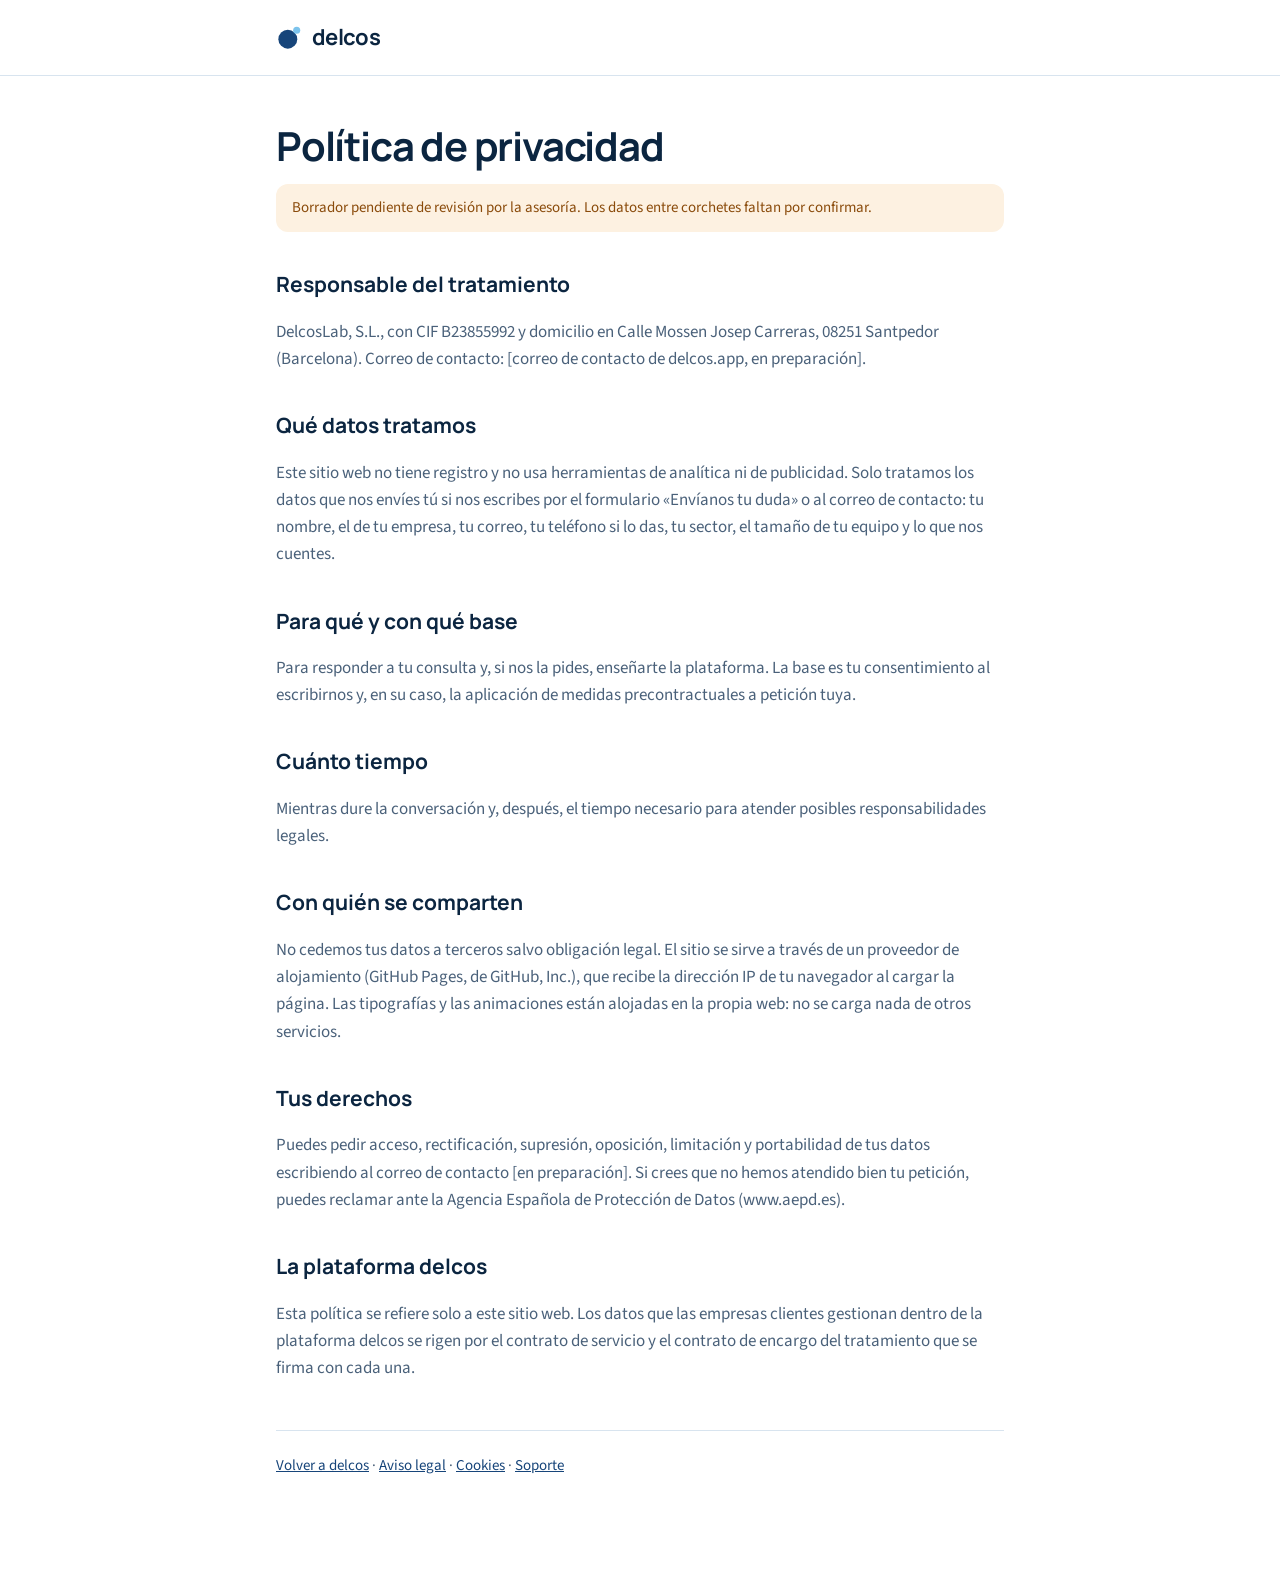
<file: privacidad.html>
<!doctype html>
<html lang="es">
<head>
<meta charset="utf-8">
<meta name="viewport" content="width=device-width, initial-scale=1, viewport-fit=cover">
<title>Privacidad · delcos</title>
<meta name="robots" content="noindex">
<link rel="icon" href="favicon.svg" type="image/svg+xml">
<link rel="stylesheet" href="legal.css?v=3">
</head>
<body>
<header><a class="logo" href="./" aria-label="delcos, inicio"><img src="favicon.svg" alt="" width="26" height="26"><b>delcos</b></a></header>
<main>
<h1>Política de privacidad</h1>
<p class="nota">Borrador pendiente de revisión por la asesoría. Los datos entre corchetes faltan por confirmar.</p>

<h2>Responsable del tratamiento</h2>
<p>DelcosLab, S.L., con CIF B23855992 y domicilio en Calle Mossen Josep Carreras, 08251 Santpedor (Barcelona). Correo de contacto: [correo de contacto de delcos.app, en preparación].</p>

<h2>Qué datos tratamos</h2>
<p>Este sitio web no tiene registro y no usa herramientas de analítica ni de publicidad. Solo tratamos los datos que nos envíes tú si nos escribes por el formulario «Envíanos tu duda» o al correo de contacto: tu nombre, el de tu empresa, tu correo, tu teléfono si lo das, tu sector, el tamaño de tu equipo y lo que nos cuentes.</p>

<h2>Para qué y con qué base</h2>
<p>Para responder a tu consulta y, si nos la pides, enseñarte la plataforma. La base es tu consentimiento al escribirnos y, en su caso, la aplicación de medidas precontractuales a petición tuya.</p>

<h2>Cuánto tiempo</h2>
<p>Mientras dure la conversación y, después, el tiempo necesario para atender posibles responsabilidades legales.</p>

<h2>Con quién se comparten</h2>
<p>No cedemos tus datos a terceros salvo obligación legal. El sitio se sirve a través de un proveedor de alojamiento (GitHub Pages, de GitHub, Inc.), que recibe la dirección IP de tu navegador al cargar la página. Las tipografías y las animaciones están alojadas en la propia web: no se carga nada de otros servicios.</p>

<h2>Tus derechos</h2>
<p>Puedes pedir acceso, rectificación, supresión, oposición, limitación y portabilidad de tus datos escribiendo al correo de contacto [en preparación]. Si crees que no hemos atendido bien tu petición, puedes reclamar ante la Agencia Española de Protección de Datos (www.aepd.es).</p>

<h2>La plataforma delcos</h2>
<p>Esta política se refiere solo a este sitio web. Los datos que las empresas clientes gestionan dentro de la plataforma delcos se rigen por el contrato de servicio y el contrato de encargo del tratamiento que se firma con cada una.</p>

<p class="pie"><a href="./">Volver a delcos</a> · <a href="aviso-legal.html">Aviso legal</a> · <a href="cookies.html">Cookies</a> · <a href="soporte.html">Soporte</a></p>
</main>
</body>
</html>
</file>
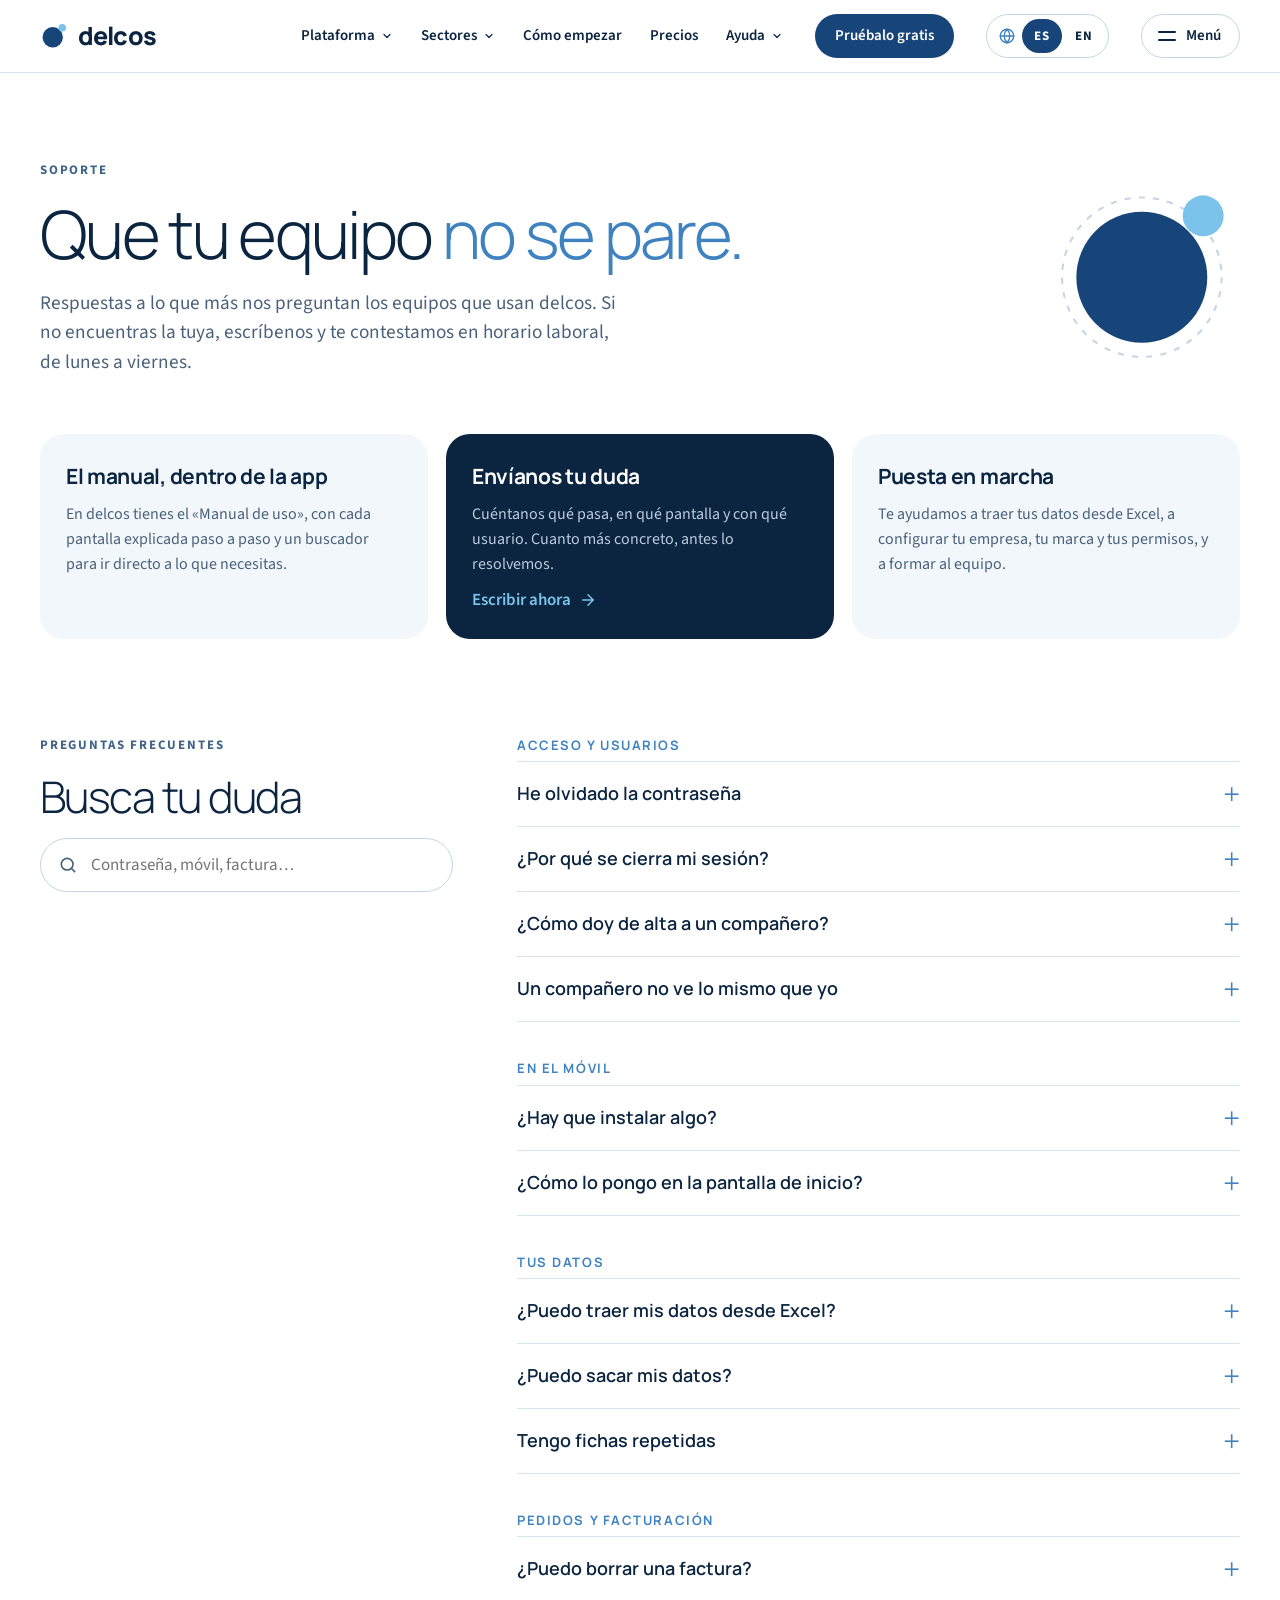
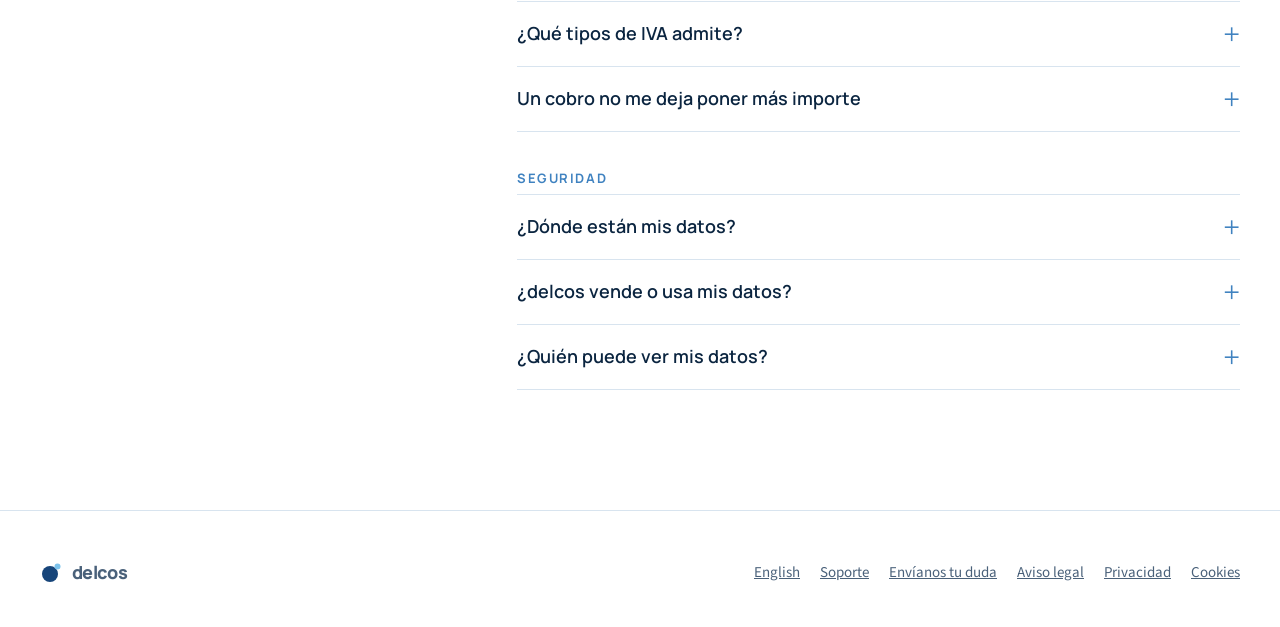
<file: soporte.html>
<!doctype html>
<html lang="es">
<head>
<meta charset="utf-8">
<meta name="viewport" content="width=device-width, initial-scale=1, viewport-fit=cover">
<title>Soporte · delcos</title>
<meta name="description" content="Ayuda para usar delcos: acceso, móvil, datos, facturación y seguridad. Y cómo escribirnos si no encuentras lo que buscas.">
<link rel="canonical" href="https://www.delcos.app/soporte.html">
<link rel="alternate" hreflang="es" href="https://www.delcos.app/soporte.html">
<link rel="alternate" hreflang="en" href="https://www.delcos.app/en/soporte.html">
<link rel="alternate" hreflang="x-default" href="https://www.delcos.app/soporte.html">
<meta name="theme-color" content="#17457A">
<link rel="icon" href="favicon.svg" type="image/svg+xml">
<link rel="preload" href="fuentes/manrope-latin.woff2" as="font" type="font/woff2" crossorigin>
<link rel="stylesheet" href="paginas.css?v=10">
</head>
<body>

<header class="cab">
  <div class="wrap">
    <a class="logo" href="./" aria-label="delcos, inicio">
      <svg width="28" height="28" viewBox="0 0 44 44" aria-hidden="true"><circle cx="20" cy="24" r="16" fill="#17457A"/><circle cx="35" cy="9" r="6" fill="#7CC3EC"/></svg><b>delcos</b>
    </a>
    <nav aria-label="Secciones"><a href="./">Inicio</a><a href="./#precios">Precios</a><a href="soporte.html" aria-current="page">Soporte</a><a href="dudas.html">Envíanos tu duda</a></nav>
    <div class="idioma" role="group" aria-label="Idioma · Language"><svg class="globo" viewBox="0 0 24 24" fill="none" stroke="currentColor" stroke-width="1.8" stroke-linecap="round" aria-hidden="true"><circle cx="12" cy="12" r="9"/><path d="M3 12h18M12 3c2.5 2.6 3.8 5.6 3.8 9s-1.3 6.4-3.8 9c-2.5-2.6-3.8-5.6-3.8-9S9.5 5.6 12 3z"/></svg><span class="activo" aria-current="true" lang="es">ES</span><a href="en/soporte.html" hreflang="en" lang="en" title="English version">EN</a></div>
    <a class="boton" href="dudas.html">Pide una demo</a>
  </div>
</header>

<main>
  <div class="wrap cabeza">
    <div class="texto">
      <div class="ojo sube">Soporte</div>
      <h1 class="sube" style="--d:1">Que tu equipo <em>no se pare.</em></h1>
      <p class="sube" style="--d:2">Respuestas a lo que más nos preguntan los equipos que usan delcos. Si no encuentras la tuya, escríbenos y te contestamos en horario laboral, de lunes a viernes.</p>
    </div>
    <svg class="orbita sube" style="--d:2" viewBox="0 0 44 44" aria-hidden="true"><circle cx="20" cy="24" r="19.5" fill="none" stroke="#C5D5E4" stroke-width=".5" stroke-dasharray="1.5 2"/><circle cx="20" cy="24" r="16" fill="#17457A"/><g class="sat"><circle cx="35" cy="9" r="5" fill="#7CC3EC"/></g></svg>
  </div>

  <div class="wrap canales">
    <div class="canal sube" style="--d:3">
      <h2>El manual, dentro de la app</h2>
      <p>En delcos tienes el «Manual de uso», con cada pantalla explicada paso a paso y un buscador para ir directo a lo que necesitas.</p>
    </div>
    <a class="canal oscura sube" style="--d:4" href="dudas.html">
      <h2>Envíanos tu duda</h2>
      <p>Cuéntanos qué pasa, en qué pantalla y con qué usuario. Cuanto más concreto, antes lo resolvemos.</p>
      <span class="ir">Escribir ahora <svg width="18" height="18" viewBox="0 0 24 24" fill="none" stroke="currentColor" stroke-width="2" stroke-linecap="round" stroke-linejoin="round" aria-hidden="true"><path d="M5 12h14M12 5l7 7-7 7"/></svg></span>
    </a>
    <div class="canal sube" style="--d:5">
      <h2>Puesta en marcha</h2>
      <p>Te ayudamos a traer tus datos desde Excel, a configurar tu empresa, tu marca y tus permisos, y a formar al equipo.</p>
    </div>
  </div>

  <section class="wrap ayuda" aria-labelledby="ayuda-t">
    <div class="lado">
      <div class="ojo">Preguntas frecuentes</div>
      <h2 id="ayuda-t">Busca tu duda</h2>
      <div class="buscar">
        <svg width="20" height="20" viewBox="0 0 24 24" fill="none" stroke="currentColor" stroke-width="2" stroke-linecap="round" aria-hidden="true"><circle cx="11" cy="11" r="7"/><path d="m20 20-3.5-3.5"/></svg>
        <input type="search" id="buscar" placeholder="Contraseña, móvil, factura…" aria-label="Buscar en las preguntas frecuentes" autocomplete="off">
      </div>
      <p class="sin-resultados" id="sin" hidden>No hay ninguna pregunta con esas palabras. <a href="dudas.html">Escríbenos tu duda</a> y te respondemos.</p>
    </div>
    <div class="temas" id="temas"></div>
  </section>
</main>

<footer class="pie-web">
  <div class="wrap">
    <div class="logo"><svg width="22" height="22" viewBox="0 0 44 44" aria-hidden="true"><circle cx="20" cy="24" r="16" fill="#17457A"/><circle cx="35" cy="9" r="6" fill="#7CC3EC"/></svg><b style="font-size:18px">delcos</b></div>
    <nav aria-label="Más"><a href="en/soporte.html" hreflang="en" lang="en">English</a><a href="soporte.html">Soporte</a><a href="dudas.html">Envíanos tu duda</a><a href="aviso-legal.html">Aviso legal</a><a href="privacidad.html">Privacidad</a><a href="cookies.html">Cookies</a></nav>
  </div>
</footer>

<script>
(() => {
const TEMAS = [
  ['Acceso y usuarios', [
    ['He olvidado la contraseña', 'En la pantalla de acceso, pulsa «He olvidado la contraseña» y te llegará un enlace por correo para crear otra. Si el enlace ha caducado o ya lo usaste, pide uno nuevo de la misma forma.'],
    ['¿Por qué se cierra mi sesión?', 'Si al entrar no marcas «Mantener la sesión iniciada en este dispositivo», la sesión dura lo que la pestaña abierta. El correo se recuerda siempre, así que solo tendrás que poner la contraseña.'],
    ['¿Cómo doy de alta a un compañero?', 'Quien administra tu empresa lo invita desde Configuración, en «Usuarios y roles», y le asigna su rol: comercial, televenta, administración o dirección. Quien se registra sin invitación queda pendiente hasta que lo activan.'],
    ['Un compañero no ve lo mismo que yo', 'Cada rol ve y hace lo que le toca: un comercial ve su cartera y su zona, y dirección lo ve todo. Si a alguien le falta algo, revisad su rol y su zona en «Usuarios y roles».']
  ]],
  ['En el móvil', [
    ['¿Hay que instalar algo?', 'No. delcos se abre en el navegador del ordenador o del móvil. En el móvil puedes añadirlo a la pantalla de inicio y se abre como una app más.'],
    ['¿Cómo lo pongo en la pantalla de inicio?', 'En iPhone, ábrelo en Safari, pulsa «Compartir» y después «Añadir a pantalla de inicio». En Android, ábrelo en Chrome, abre el menú y elige «Instalar aplicación» o «Añadir a pantalla de inicio».']
  ]],
  ['Tus datos', [
    ['¿Puedo traer mis datos desde Excel?', 'Sí. En Configuración, «Importar datos» acepta clientes, productos, fichas y ventas. Ves cómo queda antes de guardar y, si algo no cuadra, lo deshaces.'],
    ['¿Puedo sacar mis datos?', 'Sí. Puedes exportar tus datos cuando quieras: son tuyos.'],
    ['Tengo fichas repetidas', 'En «Calidad del dato» delcos te enseña los posibles duplicados y las fichas incompletas, y te ayuda a unificarlas.']
  ]],
  ['Pedidos y facturación', [
    ['¿Puedo borrar una factura?', 'No. Una factura emitida no se puede cambiar ni borrar. Si hay un error, se hace una factura rectificativa y queda todo registrado.'],
    ['¿Qué tipos de IVA admite?', 'Los de España: 21, 10, 4 y 0 %.'],
    ['Un cobro no me deja poner más importe', 'Es a propósito: un cobro nunca puede superar lo que queda pendiente de la factura.']
  ]],
  ['Seguridad', [
    ['¿Dónde están mis datos?', 'En servidores de la Unión Europea, en Fráncfort, con copias de seguridad diarias. Cada empresa está separada de las demás.'],
    ['¿delcos vende o usa mis datos?', 'No. delcos solo vende software. Tus datos son de tu empresa: no los vendemos ni los cedemos a nadie.'],
    ['¿Quién puede ver mis datos?', 'Las personas de tu empresa, cada una según su rol y su zona. Ninguna otra empresa puede ver tus datos.']
  ]]
];
const temas = document.getElementById('temas');
let k = 0;
temas.innerHTML = TEMAS.map(([t, ps]) => `<div class="tema"><h3>${t}</h3>${ps.map(([p, r]) => {
  const i = k++;
  return `<div class="preg" data-abierta="false" data-texto="${(p + ' ' + r).toLowerCase()}"><button id="p-${i}" aria-expanded="false" aria-controls="r-${i}"><span>${p}</span><span class="mas" aria-hidden="true">+</span></button>
    <div class="resp" id="r-${i}" role="region" aria-labelledby="p-${i}"><div><p>${r}</p></div></div></div>`;
}).join('')}</div>`).join('');
temas.addEventListener('click', e => {
  const b = e.target.closest('.preg button'); if (!b) return;
  const p = b.closest('.preg'), abre = p.dataset.abierta !== 'true';
  p.dataset.abierta = String(abre); b.setAttribute('aria-expanded', String(abre));
});
// Buscador: sin acentos y por palabras; abre las que coinciden
const sinAcentos = t => t.normalize('NFD').replace(/[̀-ͯ]/g, '').toLowerCase();
document.getElementById('buscar').addEventListener('input', e => {
  const palabras = sinAcentos(e.target.value).split(/\s+/).filter(Boolean);
  let alguna = false;
  document.querySelectorAll('.tema').forEach(t => {
    let enTema = false;
    t.querySelectorAll('.preg').forEach(p => {
      const ok = palabras.every(w => sinAcentos(p.dataset.texto).includes(w));
      p.hidden = !ok; enTema ||= ok;
      const abre = ok && palabras.length > 0;
      p.dataset.abierta = String(abre); p.querySelector('button').setAttribute('aria-expanded', String(abre));
    });
    t.hidden = !enTema; alguna ||= enTema;
  });
  document.getElementById('sin').hidden = alguna;
});
})();
</script>
<script src="js/cabecera.js?v=9" defer></script>
</body>
</html>
</file>
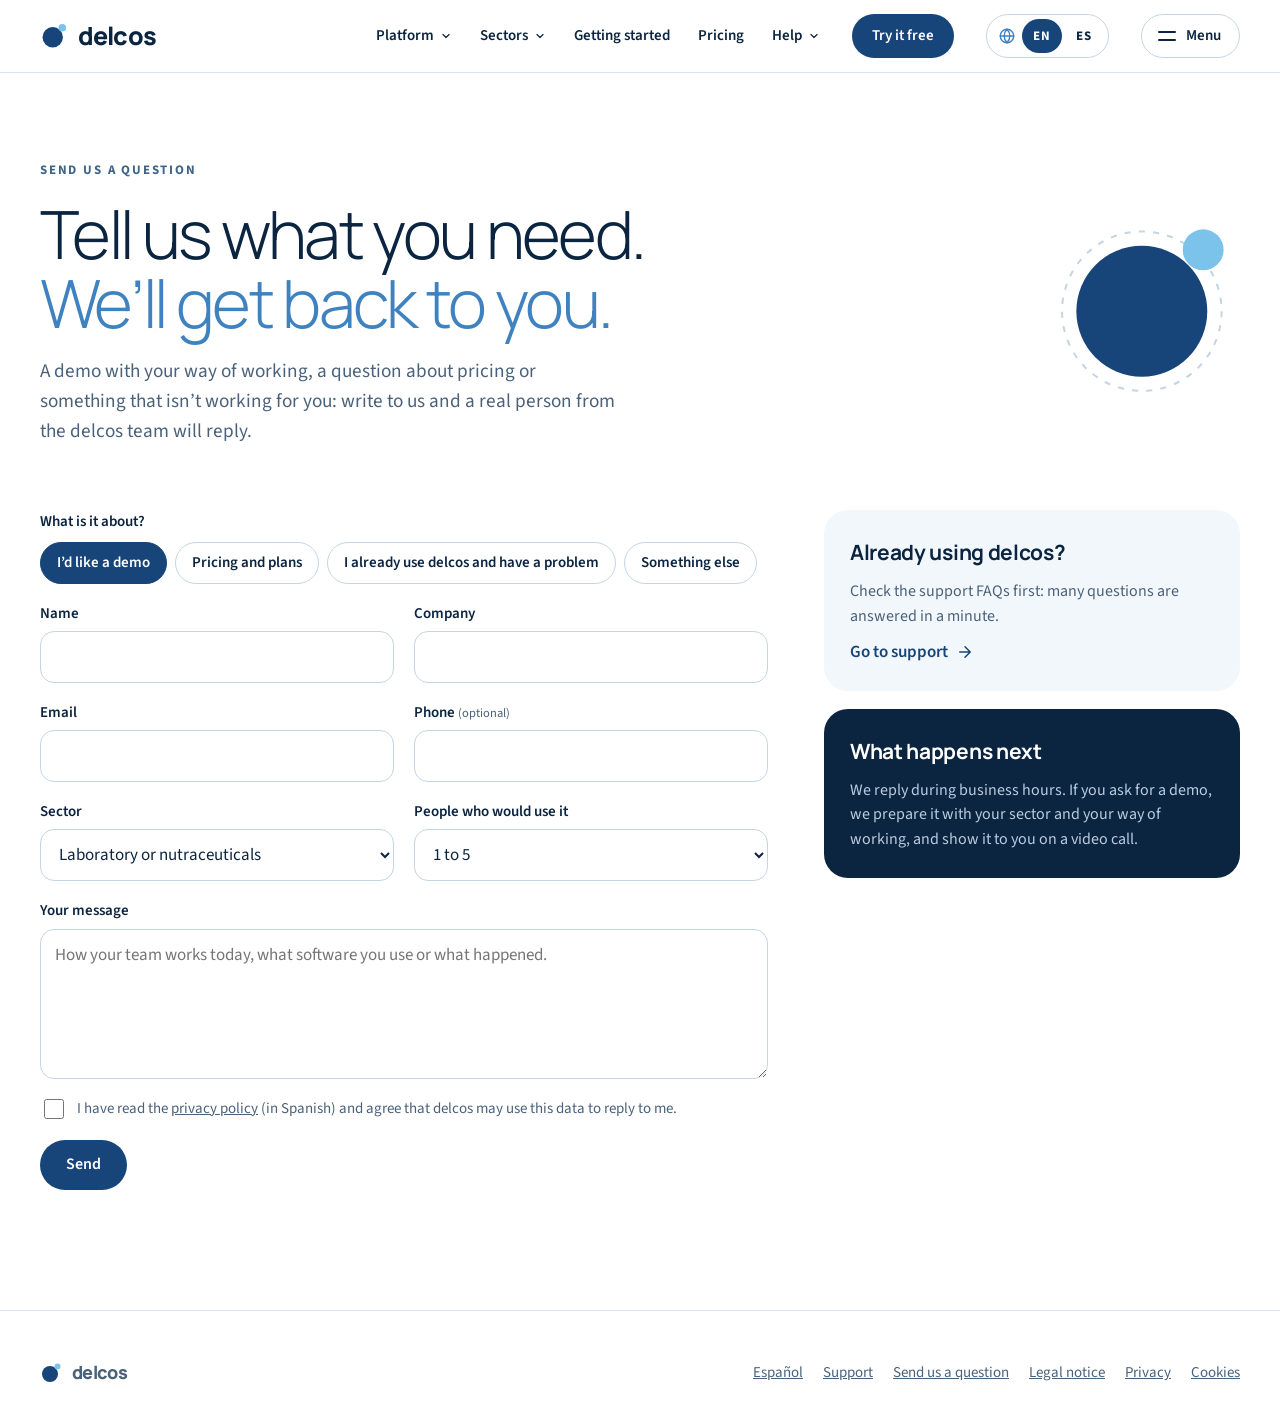
<file: en/dudas.html>
<!doctype html>
<html lang="en">
<head>
<meta charset="utf-8">
<meta name="viewport" content="width=device-width, initial-scale=1, viewport-fit=cover">
<title>Send us a question · delcos</title>
<meta name="description" content="Book a delcos demo or send us your question about the platform, pricing or your account.">
<link rel="canonical" href="https://www.delcos.app/en/dudas.html">
<link rel="alternate" hreflang="es" href="https://www.delcos.app/dudas.html">
<link rel="alternate" hreflang="en" href="https://www.delcos.app/en/dudas.html">
<link rel="alternate" hreflang="x-default" href="https://www.delcos.app/dudas.html">
<meta name="theme-color" content="#17457A">
<link rel="icon" href="../favicon.svg" type="image/svg+xml">
<link rel="preload" href="../fuentes/manrope-latin.woff2" as="font" type="font/woff2" crossorigin>
<link rel="stylesheet" href="../paginas.css?v=10">
</head>
<body>

<header class="cab">
  <div class="wrap">
    <a class="logo" href="./" aria-label="delcos, home">
      <svg width="28" height="28" viewBox="0 0 44 44" aria-hidden="true"><circle cx="20" cy="24" r="16" fill="#17457A"/><circle cx="35" cy="9" r="6" fill="#7CC3EC"/></svg><b>delcos</b>
    </a>
    <nav aria-label="Sections"><a href="./">Home</a><a href="./#precios">Pricing</a><a href="soporte.html">Support</a><a href="dudas.html" aria-current="page">Send us a question</a></nav>
    <div class="idioma" role="group" aria-label="Language · Idioma"><svg class="globo" viewBox="0 0 24 24" fill="none" stroke="currentColor" stroke-width="1.8" stroke-linecap="round" aria-hidden="true"><circle cx="12" cy="12" r="9"/><path d="M3 12h18M12 3c2.5 2.6 3.8 5.6 3.8 9s-1.3 6.4-3.8 9c-2.5-2.6-3.8-5.6-3.8-9S9.5 5.6 12 3z"/></svg><a href="../dudas.html" hreflang="es" lang="es" title="Versión en español">ES</a><span class="activo" aria-current="true" lang="en">EN</span></div>
    <a class="boton" href="./">See delcos</a>
  </div>
</header>

<main>
  <div class="wrap cabeza">
    <div class="texto">
      <div class="ojo sube">Send us a question</div>
      <h1 class="sube" style="--d:1">Tell us what you need. <em>We’ll get back to you.</em></h1>
      <p class="sube" style="--d:2">A demo with your way of working, a question about pricing or something that isn’t working for you: write to us and a real person from the delcos team will reply.</p>
    </div>
    <svg class="orbita sube" style="--d:2" viewBox="0 0 44 44" aria-hidden="true"><circle cx="20" cy="24" r="19.5" fill="none" stroke="#C5D5E4" stroke-width=".5" stroke-dasharray="1.5 2"/><circle cx="20" cy="24" r="16" fill="#17457A"/><g class="sat"><circle cx="35" cy="9" r="5" fill="#7CC3EC"/></g></svg>
  </div>

  <div class="wrap formulario">
    <form id="form" novalidate>
      <fieldset class="tipos">
        <legend>What is it about?</legend>
        <label><input type="radio" name="tipo" value="Demo" checked><span>I’d like a demo</span></label>
        <label><input type="radio" name="tipo" value="Precios"><span>Pricing and plans</span></label>
        <label><input type="radio" name="tipo" value="Soporte"><span>I already use delcos and have a problem</span></label>
        <label><input type="radio" name="tipo" value="Otra"><span>Something else</span></label>
      </fieldset>
      <div class="campo"><label for="nombre">Name</label><input id="nombre" name="nombre" autocomplete="name" required></div>
      <div class="campo"><label for="empresa">Company</label><input id="empresa" name="empresa" autocomplete="organization" required></div>
      <div class="campo"><label for="correo">Email</label><input id="correo" name="correo" type="email" autocomplete="email" required></div>
      <div class="campo"><label for="telefono">Phone <small>(optional)</small></label><input id="telefono" name="telefono" type="tel" autocomplete="tel" inputmode="tel"></div>
      <div class="campo"><label for="sector">Sector</label>
        <select id="sector" name="sector">
          <option>Laboratory or nutraceuticals</option><option>Medical detailing</option><option>Hospital or surgical supplies</option>
          <option>Pharmacy</option><option>Dental</option><option>Orthopaedics</option><option>Veterinary</option><option>Other</option>
        </select></div>
      <div class="campo"><label for="equipo">People who would use it</label>
        <select id="equipo" name="equipo"><option>1 to 5</option><option>6 to 15</option><option>16 to 50</option><option>More than 50</option></select></div>
      <div class="campo ancho"><label for="mensaje">Your message</label>
        <textarea id="mensaje" name="mensaje" required placeholder="How your team works today, what software you use or what happened."></textarea></div>
      <div class="trampa" aria-hidden="true"><label>Website <input name="web" tabindex="-1" autocomplete="off"></label></div>
      <label class="acepto"><input type="checkbox" id="acepto" required><span>I have read the <a href="../privacidad.html">privacy policy</a> (in Spanish) and agree that delcos may use this data to reply to me.</span></label>
      <div class="enviar">
        <button class="boton" type="submit" id="enviar">Send</button>
        <span class="error" id="error" role="alert"></span>
      </div>
    </form>

    <div class="gracias" id="gracias" role="status" hidden>
      <h2>Received. <em>Thank you.</em></h2>
      <p>We’ll reply during working hours to <b id="gracias-correo"></b>. If you asked for a demo, we’ll suggest a day and time to show it to you with your sector.</p>
      <p class="sigue">Ready and don’t want to wait? <a href="../empezar.html">Try it free for 30 days</a>.</p>
    </div>
    <aside class="lado-form">
      <a class="canal" href="soporte.html">
        <h2>Already using delcos?</h2>
        <p>Check the support FAQs first: many questions are answered in a minute.</p>
        <span class="ir">Go to support <svg width="18" height="18" viewBox="0 0 24 24" fill="none" stroke="currentColor" stroke-width="2" stroke-linecap="round" stroke-linejoin="round" aria-hidden="true"><path d="M5 12h14M12 5l7 7-7 7"/></svg></span>
      </a>
      <div class="canal oscura">
        <h2>What happens next</h2>
        <p>We reply during business hours. If you ask for a demo, we prepare it with your sector and your way of working, and show it to you on a video call.</p>
      </div>
    </aside>
  </div>
</main>

<footer class="pie-web">
  <div class="wrap">
    <div class="logo"><svg width="22" height="22" viewBox="0 0 44 44" aria-hidden="true"><circle cx="20" cy="24" r="16" fill="#17457A"/><circle cx="35" cy="9" r="6" fill="#7CC3EC"/></svg><b style="font-size:18px">delcos</b></div>
    <nav aria-label="More"><a href="../dudas.html" hreflang="es" lang="es">Español</a><a href="soporte.html">Support</a><a href="dudas.html">Send us a question</a><a href="../aviso-legal.html">Legal notice</a><a href="../privacidad.html">Privacy</a><a href="../cookies.html">Cookies</a></nav>
  </div>
</footer>

<script>
(() => {
// Los mensajes van a la función «contacto» de la plataforma, que los manda por correo a hola@delcos.app.
// Con ?pruebas=1, a la de pruebas. Las claves «anon» son públicas por diseño: solo sirven para llamar a esa función.
const ENTORNOS = {
  produccion: { url: 'https://bxivvtdcatceopruhnnc.supabase.co',
    anon: 'eyJhbGciOiJIUzI1NiIsInR5cCI6IkpXVCJ9.eyJpc3MiOiJzdXBhYmFzZSIsInJlZiI6ImJ4aXZ2dGRjYXRjZW9wcnVobm5jIiwicm9sZSI6ImFub24iLCJpYXQiOjE3OTAxMTE2MjksImV4cCI6MjEwNTY4NzYyOX0.b4RGIlcKdWWHe6mUFjUGZ1KCfo7lN1DOCZlkfGF_a3U' },
  pruebas: { url: 'https://ozcsaedtlrklfvkkludm.supabase.co',
    anon: 'eyJhbGciOiJIUzI1NiIsInR5cCI6IkpXVCJ9.eyJpc3MiOiJzdXBhYmFzZSIsInJlZiI6Im96Y3NhZWR0bHJrbGZ2a2tsdWRtIiwicm9sZSI6ImFub24iLCJpYXQiOjE3OTAyMTkxNDIsImV4cCI6MjEwNTc5NTE0Mn0.2RC4BrO-186cAGbOkIUqKNsNZkYF8uOfQ4QJHoQL4Zk' } };
const q = new URLSearchParams(location.search);
const E = q.get('pruebas') === '1' ? ENTORNOS.pruebas : ENTORNOS.produccion;
const form = document.getElementById('form'), error = document.getElementById('error'), boton = document.getElementById('enviar'), t0 = Date.now();
// Llega con ?tipo=Demo desde los botones «Pide una demo»
const t = q.get('tipo');
if (t) { const r = form.querySelector(`input[name="tipo"][value="${CSS.escape(t)}"]`); if (r) r.checked = true; }
form.addEventListener('submit', async e => {
  e.preventDefault();
  const falta = [...form.querySelectorAll('[required]')].find(c => c.type === 'checkbox' ? !c.checked : !c.value.trim());
  if (falta) { error.textContent = falta.type === 'checkbox' ? 'Please accept the privacy policy so we can send it.' : 'Please fill in “' + form.querySelector(`label[for="${falta.id}"]`).childNodes[0].textContent.trim() + '”.'; falta.focus(); return; }
  if (!/^[^@\s]+@[^@\s]+\.[^@\s]+$/.test(form.correo.value.trim())) { error.textContent = 'Please check your email address: something seems to be missing.'; form.correo.focus(); return; }
  error.textContent = '';
  const f = new FormData(form), d = Object.fromEntries(f.entries());
  d.acepta = form.querySelector('#acepto').checked; d.t = Date.now() - t0; d.idioma = document.documentElement.lang;
  const texto = boton.textContent; boton.disabled = true; boton.textContent = 'Sending…';
  try {
    const r = await fetch(E.url + '/functions/v1/contacto', { method: 'POST', headers: { 'Content-Type': 'application/json', apikey: E.anon, Authorization: 'Bearer ' + E.anon }, body: JSON.stringify(d) });
    const j = await r.json().catch(() => ({}));
    if (!j.ok) throw j;
    document.getElementById('gracias-correo').textContent = d.correo;
    form.hidden = true; const g = document.getElementById('gracias'); g.hidden = false; g.scrollIntoView({ block: 'center', behavior: 'smooth' });
  } catch (x) {
    boton.disabled = false; boton.textContent = texto;
    const c = x && x.campo && form.querySelector('#' + x.campo);
    error.textContent = x && x.error === 'demasiados' ? 'You have sent several messages in a row. Please try again in a while.'
      : c ? 'Please check “' + form.querySelector(`label[for="${x.campo}"]`).childNodes[0].textContent.trim() + '”.'
      : 'It couldn’t be sent. Please try again or write to us at hola@delcos.app.';
    if (c) c.focus();
  }
});
})();
</script>
<script src="../js/cabecera.js?v=9" defer></script>
</body>
</html>
</file>
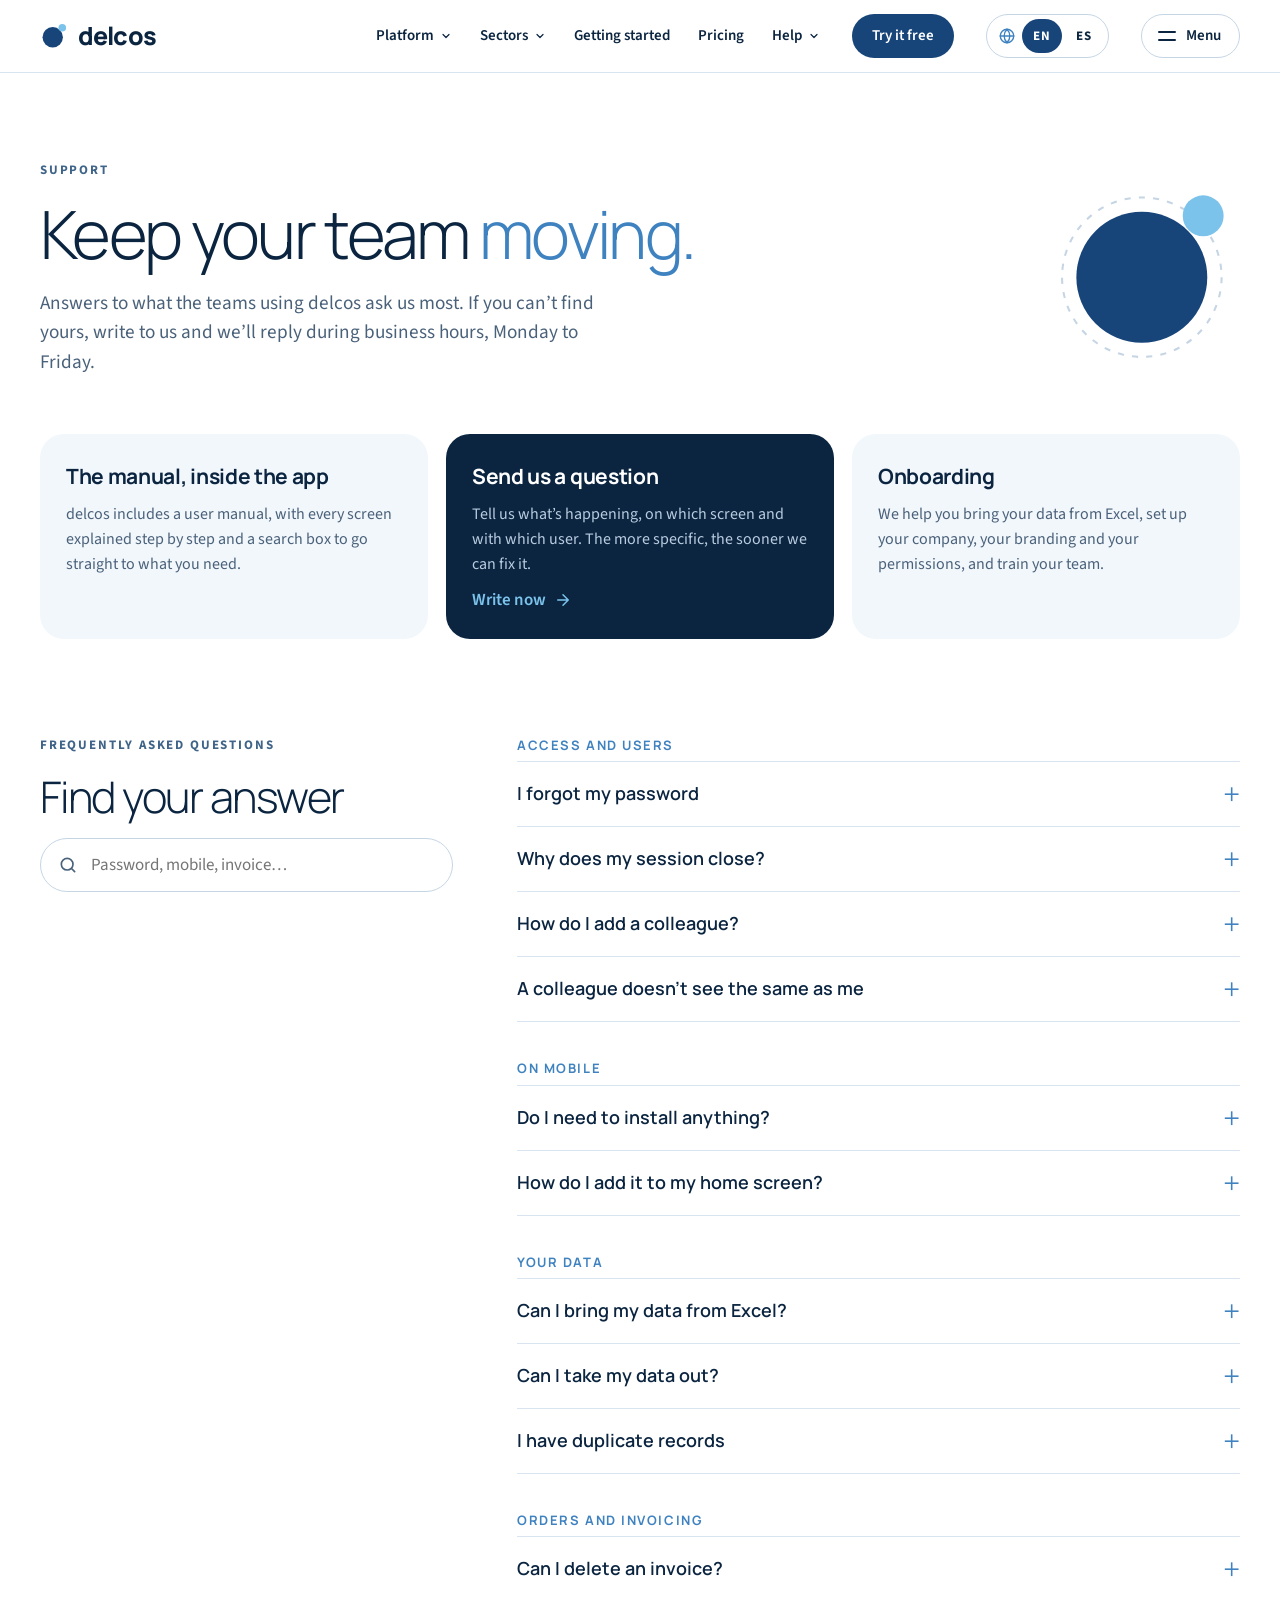
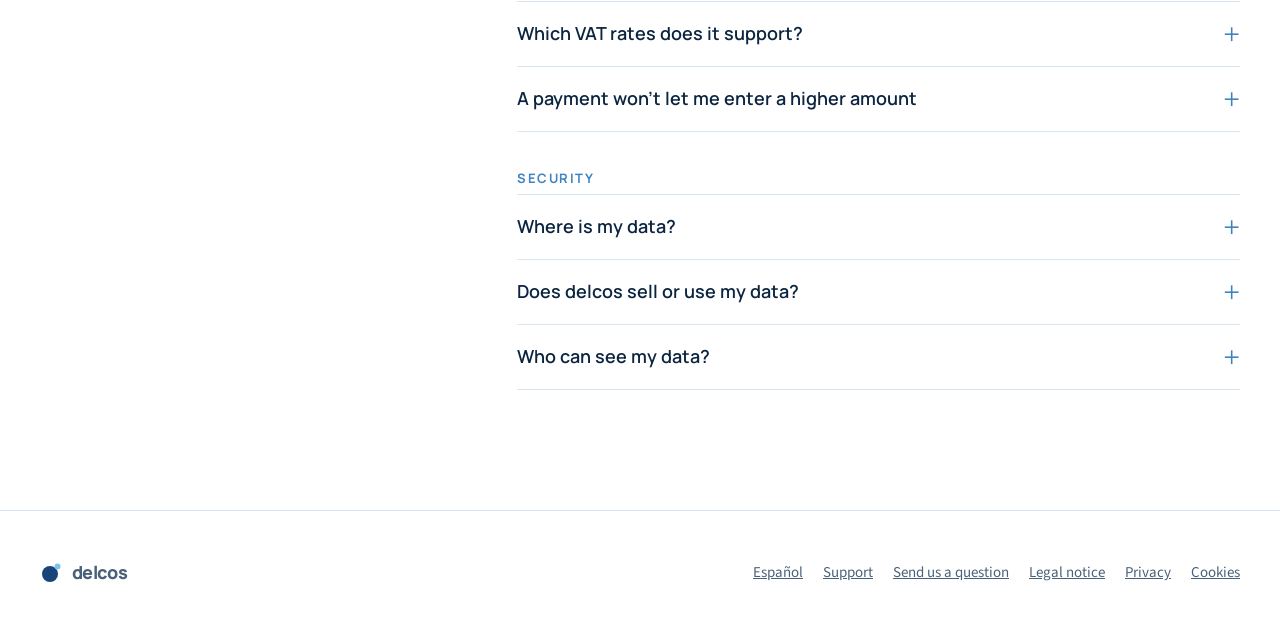
<file: en/soporte.html>
<!doctype html>
<html lang="en">
<head>
<meta charset="utf-8">
<meta name="viewport" content="width=device-width, initial-scale=1, viewport-fit=cover">
<title>Support · delcos</title>
<meta name="description" content="Help with delcos: access, mobile, data, invoicing and security. And how to reach us if you can’t find what you need.">
<link rel="canonical" href="https://www.delcos.app/en/soporte.html">
<link rel="alternate" hreflang="es" href="https://www.delcos.app/soporte.html">
<link rel="alternate" hreflang="en" href="https://www.delcos.app/en/soporte.html">
<link rel="alternate" hreflang="x-default" href="https://www.delcos.app/soporte.html">
<meta name="theme-color" content="#17457A">
<link rel="icon" href="../favicon.svg" type="image/svg+xml">
<link rel="preload" href="../fuentes/manrope-latin.woff2" as="font" type="font/woff2" crossorigin>
<link rel="stylesheet" href="../paginas.css?v=10">
</head>
<body>

<header class="cab">
  <div class="wrap">
    <a class="logo" href="./" aria-label="delcos, home">
      <svg width="28" height="28" viewBox="0 0 44 44" aria-hidden="true"><circle cx="20" cy="24" r="16" fill="#17457A"/><circle cx="35" cy="9" r="6" fill="#7CC3EC"/></svg><b>delcos</b>
    </a>
    <nav aria-label="Sections"><a href="./">Home</a><a href="./#precios">Pricing</a><a href="soporte.html" aria-current="page">Support</a><a href="dudas.html">Send us a question</a></nav>
    <div class="idioma" role="group" aria-label="Language · Idioma"><svg class="globo" viewBox="0 0 24 24" fill="none" stroke="currentColor" stroke-width="1.8" stroke-linecap="round" aria-hidden="true"><circle cx="12" cy="12" r="9"/><path d="M3 12h18M12 3c2.5 2.6 3.8 5.6 3.8 9s-1.3 6.4-3.8 9c-2.5-2.6-3.8-5.6-3.8-9S9.5 5.6 12 3z"/></svg><a href="../soporte.html" hreflang="es" lang="es" title="Versión en español">ES</a><span class="activo" aria-current="true" lang="en">EN</span></div>
    <a class="boton" href="dudas.html">Book a demo</a>
  </div>
</header>

<main>
  <div class="wrap cabeza">
    <div class="texto">
      <div class="ojo sube">Support</div>
      <h1 class="sube" style="--d:1">Keep your team <em>moving.</em></h1>
      <p class="sube" style="--d:2">Answers to what the teams using delcos ask us most. If you can’t find yours, write to us and we’ll reply during business hours, Monday to Friday.</p>
    </div>
    <svg class="orbita sube" style="--d:2" viewBox="0 0 44 44" aria-hidden="true"><circle cx="20" cy="24" r="19.5" fill="none" stroke="#C5D5E4" stroke-width=".5" stroke-dasharray="1.5 2"/><circle cx="20" cy="24" r="16" fill="#17457A"/><g class="sat"><circle cx="35" cy="9" r="5" fill="#7CC3EC"/></g></svg>
  </div>

  <div class="wrap canales">
    <div class="canal sube" style="--d:3">
      <h2>The manual, inside the app</h2>
      <p>delcos includes a user manual, with every screen explained step by step and a search box to go straight to what you need.</p>
    </div>
    <a class="canal oscura sube" style="--d:4" href="dudas.html">
      <h2>Send us a question</h2>
      <p>Tell us what’s happening, on which screen and with which user. The more specific, the sooner we can fix it.</p>
      <span class="ir">Write now <svg width="18" height="18" viewBox="0 0 24 24" fill="none" stroke="currentColor" stroke-width="2" stroke-linecap="round" stroke-linejoin="round" aria-hidden="true"><path d="M5 12h14M12 5l7 7-7 7"/></svg></span>
    </a>
    <div class="canal sube" style="--d:5">
      <h2>Onboarding</h2>
      <p>We help you bring your data from Excel, set up your company, your branding and your permissions, and train your team.</p>
    </div>
  </div>

  <section class="wrap ayuda" aria-labelledby="ayuda-t">
    <div class="lado">
      <div class="ojo">Frequently asked questions</div>
      <h2 id="ayuda-t">Find your answer</h2>
      <div class="buscar">
        <svg width="20" height="20" viewBox="0 0 24 24" fill="none" stroke="currentColor" stroke-width="2" stroke-linecap="round" aria-hidden="true"><circle cx="11" cy="11" r="7"/><path d="m20 20-3.5-3.5"/></svg>
        <input type="search" id="buscar" placeholder="Password, mobile, invoice…" aria-label="Search the frequently asked questions" autocomplete="off">
      </div>
      <p class="sin-resultados" id="sin" hidden>No question matches those words. <a href="dudas.html">Send us your question</a> and we’ll answer it.</p>
    </div>
    <div class="temas" id="temas"></div>
  </section>
</main>

<footer class="pie-web">
  <div class="wrap">
    <div class="logo"><svg width="22" height="22" viewBox="0 0 44 44" aria-hidden="true"><circle cx="20" cy="24" r="16" fill="#17457A"/><circle cx="35" cy="9" r="6" fill="#7CC3EC"/></svg><b style="font-size:18px">delcos</b></div>
    <nav aria-label="More"><a href="../soporte.html" hreflang="es" lang="es">Español</a><a href="soporte.html">Support</a><a href="dudas.html">Send us a question</a><a href="../aviso-legal.html">Legal notice</a><a href="../privacidad.html">Privacy</a><a href="../cookies.html">Cookies</a></nav>
  </div>
</footer>

<script>
(() => {
const TEMAS = [
  ['Access and users', [
    ['I forgot my password', 'On the sign-in screen, tap “He olvidado la contraseña” (forgot my password) and you’ll get an email link to create a new one. If the link has expired or you already used it, request a new one the same way.'],
    ['Why does my session close?', 'If you don’t tick “keep me signed in on this device” when you sign in, the session lasts as long as the open tab. Your email is always remembered, so you only need to type your password.'],
    ['How do I add a colleague?', 'Whoever runs your company account invites them from Settings, under “Users and roles”, and assigns their role: sales rep, telesales, accounts or management. Anyone who signs up without an invitation stays pending until they are activated.'],
    ['A colleague doesn’t see the same as me', 'Each role sees and does its own part: a sales rep sees their accounts and their area, and management sees everything. If someone is missing something, check their role and area in “Users and roles”.']
  ]],
  ['On mobile', [
    ['Do I need to install anything?', 'No. delcos opens in the browser on your computer or phone. On your phone you can add it to the home screen and it opens like any other app.'],
    ['How do I add it to my home screen?', 'On iPhone, open it in Safari, tap “Share” and then “Add to Home Screen”. On Android, open it in Chrome, open the menu and choose “Install app” or “Add to Home screen”.']
  ]],
  ['Your data', [
    ['Can I bring my data from Excel?', 'Yes. In Settings, “Import data” accepts clients, products, records and sales. You see how it looks before saving and, if something doesn’t add up, you undo it.'],
    ['Can I take my data out?', 'Yes. You can export your data whenever you like: it’s yours.'],
    ['I have duplicate records', 'In “Data quality” delcos shows you possible duplicates and incomplete records, and helps you merge them.']
  ]],
  ['Orders and invoicing', [
    ['Can I delete an invoice?', 'No. An issued invoice can’t be changed or deleted. If there’s a mistake, you issue a credit note and everything stays on record.'],
    ['Which VAT rates does it support?', 'Spain’s: 21, 10, 4 and 0 %.'],
    ['A payment won’t let me enter a higher amount', 'That’s on purpose: a payment can never exceed what is still outstanding on the invoice.']
  ]],
  ['Security', [
    ['Where is my data?', 'On servers in the European Union, in Frankfurt, with daily backups. Each company is kept separate from the rest.'],
    ['Does delcos sell or use my data?', 'No. delcos only sells software. Your data belongs to your company: we never sell it or share it with anyone.'],
    ['Who can see my data?', 'The people in your company, each according to their role and area. No other company can see your data.']
  ]]
];
const temas = document.getElementById('temas');
let k = 0;
temas.innerHTML = TEMAS.map(([t, ps]) => `<div class="tema"><h3>${t}</h3>${ps.map(([p, r]) => {
  const i = k++;
  return `<div class="preg" data-abierta="false" data-texto="${(p + ' ' + r).toLowerCase()}"><button id="p-${i}" aria-expanded="false" aria-controls="r-${i}"><span>${p}</span><span class="mas" aria-hidden="true">+</span></button>
    <div class="resp" id="r-${i}" role="region" aria-labelledby="p-${i}"><div><p>${r}</p></div></div></div>`;
}).join('')}</div>`).join('');
temas.addEventListener('click', e => {
  const b = e.target.closest('.preg button'); if (!b) return;
  const p = b.closest('.preg'), abre = p.dataset.abierta !== 'true';
  p.dataset.abierta = String(abre); b.setAttribute('aria-expanded', String(abre));
});
// Buscador: sin acentos y por palabras; abre las que coinciden
const sinAcentos = t => t.normalize('NFD').replace(/[̀-ͯ]/g, '').toLowerCase();
document.getElementById('buscar').addEventListener('input', e => {
  const palabras = sinAcentos(e.target.value).split(/\s+/).filter(Boolean);
  let alguna = false;
  document.querySelectorAll('.tema').forEach(t => {
    let enTema = false;
    t.querySelectorAll('.preg').forEach(p => {
      const ok = palabras.every(w => sinAcentos(p.dataset.texto).includes(w));
      p.hidden = !ok; enTema ||= ok;
      const abre = ok && palabras.length > 0;
      p.dataset.abierta = String(abre); p.querySelector('button').setAttribute('aria-expanded', String(abre));
    });
    t.hidden = !enTema; alguna ||= enTema;
  });
  document.getElementById('sin').hidden = alguna;
});
})();
</script>
<script src="../js/cabecera.js?v=9" defer></script>
</body>
</html>
</file>
<file: fuentes/fuentes.css>
/* Tipografías de delcos alojadas en la propia web (licencia SIL Open Font License): Manrope y Source Sans 3, solo latín */
@font-face {
  font-family: 'Manrope';
  font-style: normal;
  font-weight: 200 800;
  font-display: swap;
  src: url(manrope-latin-ext.woff2) format('woff2');
  unicode-range: U+0100-02BA, U+02BD-02C5, U+02C7-02CC, U+02CE-02D7, U+02DD-02FF, U+0304, U+0308, U+0329, U+1D00-1DBF, U+1E00-1E9F, U+1EF2-1EFF, U+2020, U+20A0-20AB, U+20AD-20C0, U+2113, U+2C60-2C7F, U+A720-A7FF;
}
@font-face {
  font-family: 'Manrope';
  font-style: normal;
  font-weight: 200 800;
  font-display: swap;
  src: url(manrope-latin.woff2) format('woff2');
  unicode-range: U+0000-00FF, U+0131, U+0152-0153, U+02BB-02BC, U+02C6, U+02DA, U+02DC, U+0304, U+0308, U+0329, U+2000-206F, U+20AC, U+2122, U+2191, U+2193, U+2212, U+2215, U+FEFF, U+FFFD;
}
@font-face {
  font-family: 'Source Sans 3';
  font-style: normal;
  font-weight: 400 700;
  font-display: swap;
  src: url(source-sans-3-latin-ext.woff2) format('woff2');
  unicode-range: U+0100-02BA, U+02BD-02C5, U+02C7-02CC, U+02CE-02D7, U+02DD-02FF, U+0304, U+0308, U+0329, U+1D00-1DBF, U+1E00-1E9F, U+1EF2-1EFF, U+2020, U+20A0-20AB, U+20AD-20C0, U+2113, U+2C60-2C7F, U+A720-A7FF;
}
@font-face {
  font-family: 'Source Sans 3';
  font-style: normal;
  font-weight: 400 700;
  font-display: swap;
  src: url(source-sans-3-latin.woff2) format('woff2');
  unicode-range: U+0000-00FF, U+0131, U+0152-0153, U+02BB-02BC, U+02C6, U+02DA, U+02DC, U+0304, U+0308, U+0329, U+2000-206F, U+20AC, U+2122, U+2191, U+2193, U+2212, U+2215, U+FEFF, U+FFFD;
}
</file>
<file: legal.css>
/* Páginas legales de delcos: sobrias, con las letras de la marca alojadas en la propia web */
@import url("fuentes/fuentes.css");
:root{--tinta:#0B2540;--marino:#17457A;--texto2:#4A617A;--hielo:#F2F7FC;--linea:#D8E4EF;--aviso:#8A4B0B;--aviso-s:#FDF1E1;color-scheme:light}
*{box-sizing:border-box}
body{margin:0;background:#FFFFFF;color:var(--tinta);font:17px/1.6 "Source Sans 3",system-ui,-apple-system,"Segoe UI",sans-serif}
h1,h2,.logo b{font-family:Manrope,"Source Sans 3",system-ui,sans-serif}
header{padding:20px 16px;border-bottom:1px solid var(--linea)}
.logo{display:flex;align-items:center;gap:10px;width:fit-content;text-decoration:none;color:var(--tinta)}
/* El logotipo, alineado con el texto (mismo ancho de 728 px que el contenido, con o sin barra de desplazamiento) */
header > .logo{margin-inline:max(0px,calc((100% - 728px) / 2))}
.logo b{font-size:22px;letter-spacing:-.03em}
main{max-width:760px;margin:0 auto;padding:48px 16px 80px}
h1{font-size:40px;line-height:1.1;letter-spacing:-.03em;margin:0 0 16px}
h2{font-size:21px;margin:36px 0 8px}
p,li{color:var(--texto2)}
li b{color:var(--tinta)}
a{color:var(--marino)}
.nota{background:var(--aviso-s);color:var(--aviso);border-radius:12px;padding:12px 16px;font-size:15px}
.pie{margin-top:48px;padding-top:12px;border-top:1px solid var(--linea);font-size:15px}
/* Enlaces del pie con área cómoda para el dedo (44 px) */
.pie a{display:inline-block;padding-block:11px}
</file>
<file: paginas.css>
/* Páginas interiores de delcos (soporte y dudas): la misma marca que la portada, sin la maquinaria de animaciones */
@import url("fuentes/fuentes.css");
:root{
  --tinta:#0B2540; --marino:#17457A; --marino-h:#123A66; --azul:#3F82C0; --celeste:#7CC3EC;
  --hielo:#F2F7FC; --suave:#E4EFFA; --blanco:#FFFFFF; --linea:#D8E4EF; --linea-f:#C5D5E4;
  --texto2:#4A617A; --ok:#0E6B4C; --ok-s:#E3F4EC; --aviso:#8A4B0B; --aviso-s:#FDF1E1; --en-tinta:#B9CCE0; --linea-t:#22405F;
  --f-titulo:Manrope,"Source Sans 3",system-ui,sans-serif;
  --f-texto:"Source Sans 3",system-ui,-apple-system,"Segoe UI",sans-serif;
  --ease-sal:cubic-bezier(.2,.8,.2,1);
  --sombra-3:0 4px 12px rgba(11,37,64,.08),0 28px 72px rgba(11,37,64,.20);
  --sombra-2:0 2px 4px rgba(11,37,64,.04),0 8px 24px rgba(11,37,64,.08);
  color-scheme:light;
}
*{box-sizing:border-box}
body{margin:0;background:var(--blanco);color:var(--tinta);font:17px/1.55 var(--f-texto)}
a{color:inherit}
button,input,select,textarea{font:inherit;color:inherit}
:focus-visible{outline:none;box-shadow:0 0 0 2px var(--blanco),0 0 0 4px var(--azul);border-radius:12px}
h1,h2,h3{font-family:var(--f-titulo);text-wrap:balance;margin:0}
.wrap{max-width:1280px;margin:0 auto;padding-inline:40px}
.ojo{font-size:13px;font-weight:700;letter-spacing:.14em;text-transform:uppercase;color:#3F6488}

/* cabecera: la misma de la portada (desplegables, demo, idioma y menú a pantalla completa; la monta js/cabecera.js) */
.cab{position:sticky;top:0;z-index:40;background:rgba(255,255,255,.96);box-shadow:0 1px 0 var(--linea);color:var(--tinta)}
.cab > .wrap{height:72px;display:flex;align-items:center;gap:32px}
.logo{display:flex;align-items:center;gap:10px;text-decoration:none}
.logo b{font-family:var(--f-titulo);font-weight:800;font-size:25px;letter-spacing:-.035em}
.cab > .wrap > nav{display:flex;align-items:center;gap:28px;margin-left:auto;font-weight:600;font-size:15px}
.cab > .wrap > nav a{text-decoration:none;position:relative;white-space:nowrap}
.cab > .wrap > nav a::after{content:"";position:absolute;left:0;right:0;bottom:-4px;height:2px;background:var(--azul);transform:scaleX(0);transform-origin:left;transition:transform .18s var(--ease-sal)}
.cab > .wrap > nav a:hover::after,.cab > .wrap > nav a[aria-current="page"]::after{transform:scaleX(1)}
.boton{display:inline-flex;align-items:center;justify-content:center;gap:10px;height:50px;padding:0 26px;border-radius:999px;background:var(--marino);color:var(--blanco);
  font-weight:600;font-size:16px;text-decoration:none;border:0;cursor:pointer;transition:background .15s}
.boton:hover{background:var(--marino-h)}
.boton:disabled{background:var(--linea-f);color:var(--texto2);cursor:not-allowed}
.boton.sec{background:transparent;color:var(--tinta);border:1px solid var(--linea-f)}
.boton.sec:hover{background:var(--hielo)}
.cab .boton{height:44px;padding:0 20px;font-size:15px;white-space:nowrap}
/* Selector de idioma: los dos idiomas a la vista, el activo relleno */
.idioma{display:inline-flex;align-items:center;gap:2px;height:44px;padding:4px;border:1px solid var(--linea-f);border-radius:999px;flex-shrink:0;color:inherit}
.idioma .globo{width:18px;height:18px;margin:0 4px 0 7px;color:var(--azul);transition:transform .8s var(--ease-sal)}
.idioma:hover .globo{transform:rotate(-30deg)}
.idioma span,.idioma a{display:inline-flex;align-items:center;justify-content:center;height:34px;min-width:40px;padding:0 10px;border-radius:999px;font-weight:700;font-size:13px;letter-spacing:.06em;text-decoration:none;color:inherit;transition:background .2s,color .2s}
.idioma .activo{background:var(--marino);color:var(--blanco)}
.idioma a:hover,.idioma a:focus-visible{background:var(--hielo)}
/* Desplegables */
.desp-b{display:inline-flex;align-items:center;gap:6px;height:40px;padding:0;background:none;border:0;font-weight:600;font-size:15px;color:inherit;cursor:pointer}
.desp-b svg{transition:transform .3s var(--ease-sal)}
.desp-b[aria-expanded="true"]{color:var(--azul)}
.desp-b[aria-expanded="true"] svg{transform:rotate(180deg)}
.panel{position:absolute;left:0;right:0;top:100%;background:var(--blanco);color:var(--tinta);border-radius:0 0 28px 28px;box-shadow:0 40px 70px rgba(11,37,64,.16);
  clip-path:inset(0 0 100% 0);visibility:hidden;transition:clip-path .45s cubic-bezier(.76,0,.24,1),visibility 0s linear .45s}
.panel.abierto{clip-path:inset(0 0 -60px 0);visibility:visible;transition:clip-path .55s cubic-bezier(.76,0,.24,1)}
.panel-in{display:grid;grid-template-columns:minmax(0,1.7fr) minmax(0,1fr);gap:48px;padding-block:28px 40px;border-top:1px solid var(--linea)}
.grupos{display:grid;grid-template-columns:repeat(3,minmax(0,1fr));gap:20px 28px}
.grupos.dos{grid-template-columns:repeat(2,minmax(0,1fr))}
.grupo{display:flex;flex-direction:column;gap:2px}
.grupo small{font-size:12px;font-weight:700;letter-spacing:.14em;text-transform:uppercase;color:#3F6488;margin-bottom:8px}
.panel a.it{display:flex;flex-direction:column;gap:2px;padding:10px 12px;margin-inline:-12px;border-radius:14px;text-decoration:none;
  opacity:0;transform:translateY(12px);transition:opacity .35s,transform .5s var(--ease-sal),background .15s}
.panel.abierto a.it{opacity:1;transform:none;transition-delay:calc(.12s + var(--i) * .03s),calc(.12s + var(--i) * .03s),0s}
.panel a.it:hover,.panel a.it:focus-visible,.panel a.it.activo{background:var(--hielo)}
.panel a.it b{font-family:var(--f-titulo);font-weight:700;font-size:16px;letter-spacing:-.01em}
.panel a.it span{font-size:14px;color:var(--texto2)}
.previa{display:flex;flex-direction:column;gap:12px;opacity:0;transform:translateY(16px) scale(.98);transition:opacity .4s .2s,transform .7s var(--ease-sal) .2s}
.panel.abierto .previa{opacity:1;transform:none}
.previa .ordenador{border-radius:16px;background:var(--blanco);box-shadow:var(--sombra-3);overflow:hidden;border:1px solid var(--linea)}
.previa .barra{height:30px;background:var(--hielo);border-bottom:1px solid var(--linea);display:flex;align-items:center;gap:6px;padding:0 12px}
.previa .barra i{width:9px;height:9px;border-radius:999px;background:var(--linea-f)}
.previa .vista{position:relative;aspect-ratio:1440/900;overflow:hidden}
.previa .vista img{position:absolute;inset:0;width:100%;height:100%;object-fit:cover;object-position:top left;transition:opacity .35s}
.previa .vista img.fuera{opacity:0}
.previa p{margin:0;font-size:14px;color:var(--texto2)}
.previa .tarjeta{border-radius:22px;background:var(--tinta);color:var(--blanco);padding:26px;display:flex;flex-direction:column;gap:12px;align-items:flex-start}
.previa .tarjeta p{color:var(--en-tinta);font-size:15px}
.previa .tarjeta b{font-family:var(--f-titulo);font-size:22px;font-weight:700;letter-spacing:-.02em}
.previa .tarjeta .boton{background:var(--blanco);color:var(--tinta);height:44px;font-size:15px}
.velo{position:fixed;inset:0;z-index:35;background:rgba(11,37,64,.28);opacity:0;pointer-events:none;transition:opacity .35s}
body.desp-abierto .velo{opacity:1;pointer-events:auto}
body.desp-abierto .cab{background:var(--blanco)}
/* «Pide una demo» como enlace, junto al botón de la prueba */
.demo-l{font-weight:600;font-size:15px;text-decoration:none;white-space:nowrap;position:relative}
.demo-l::after{content:"";position:absolute;left:0;right:0;bottom:-4px;height:2px;background:var(--azul);transform:scaleX(0);transform-origin:left;transition:transform .18s var(--ease-sal)}
.demo-l:hover::after{transform:scaleX(1)}
.cab .demo-l{margin-left:-8px}
.menu-abierto .cab .demo-l{opacity:0;pointer-events:none}
.menu-cta{display:flex;align-items:center;gap:22px;flex-wrap:wrap}
.menu-cta .demo-l{color:var(--blanco)}
@media (max-width:1280px){ .cab .demo-l{display:none} }
/* Menú a pantalla completa: se abre en círculo desde el botón */
.menu-b{display:inline-flex;align-items:center;gap:10px;height:44px;padding:0 18px 0 16px;border-radius:999px;border:1px solid var(--linea-f);background:transparent;font-weight:600;font-size:15px;flex-shrink:0;cursor:pointer}
.menu-b .ico{width:18px;height:10px;position:relative}
.menu-b .ico i{position:absolute;left:0;right:0;height:2px;border-radius:2px;background:currentColor;transition:transform .35s var(--ease-sal),top .35s var(--ease-sal)}
.menu-b .ico i:first-child{top:0}
.menu-b .ico i:last-child{top:8px}
.menu-abierto .menu-b .ico i:first-child{top:4px;transform:rotate(45deg)}
.menu-abierto .menu-b .ico i:last-child{top:4px;transform:rotate(-45deg)}
.menu-abierto .cab{color:var(--blanco);background:transparent;box-shadow:none}
.menu-abierto .cab .boton,.menu-abierto .cab > .wrap > nav,.menu-abierto .cab .idioma{opacity:0;pointer-events:none}
.menu-abierto .menu-b{border-color:var(--linea-t)}
.menu{position:fixed;inset:0;z-index:39;background:var(--tinta);color:var(--blanco);overflow-y:auto;overscroll-behavior:contain;
  clip-path:circle(0px at var(--mx,calc(100% - 80px)) var(--my,36px));transition:clip-path .75s cubic-bezier(.76,0,.24,1)}
.menu[hidden]{display:none}
.menu.abierto{clip-path:circle(160vmax at var(--mx,calc(100% - 80px)) var(--my,36px))}
.menu .in{min-height:100%;display:grid;grid-template-columns:minmax(0,1.5fr) minmax(0,1fr);gap:64px;align-items:center;padding-block:120px 56px}
.menu nav{display:flex;flex-direction:column}
.menu nav a{display:flex;align-items:baseline;gap:20px;padding:8px 0;border-bottom:1px solid var(--linea-t);text-decoration:none;overflow:hidden;border-radius:0}
.menu nav a small{width:30px;flex-shrink:0;font-size:13px;font-weight:700;letter-spacing:.14em;color:var(--celeste)}
.menu nav a span{display:inline-block;font-family:var(--f-titulo);font-weight:300;font-size:clamp(34px,4.6vw,62px);line-height:1.12;letter-spacing:-.04em;
  transform:translateY(110%);transition:transform .9s var(--ease-sal) calc(.28s + var(--i) * .055s),translate .35s var(--ease-sal),color .2s}
.menu.abierto nav a span{transform:none}
.menu nav a:hover span,.menu nav a:focus-visible span,.menu nav a[aria-current="page"] span{translate:14px 0;color:var(--celeste)}
.menu aside{display:flex;flex-direction:column;align-items:flex-start;gap:24px;opacity:0;transform:translateY(24px);transition:opacity .6s .55s,transform .9s var(--ease-sal) .55s}
.menu.abierto aside{opacity:1;transform:none}
.menu aside .orbita{width:150px;height:150px}
.menu aside .orbita .sat{transform-origin:20px 24px;animation:girar 14s linear infinite}
@keyframes girar{to{transform:rotate(360deg)}}
.menu aside p{margin:0;font-size:19px;color:var(--en-tinta);max-width:32ch}
.menu aside .boton{background:var(--blanco);color:var(--tinta)}
.menu aside .legal{display:flex;gap:18px;font-size:14px;color:var(--en-tinta)}

/* portada de la página */
.cabeza{padding-block:88px 56px;display:grid;grid-template-columns:minmax(0,1fr) auto;gap:40px;align-items:center}
.cabeza .texto{display:flex;flex-direction:column;gap:20px;max-width:720px}
.cabeza h1{font-weight:300;font-size:clamp(40px,5.2vw,72px);line-height:1.03;letter-spacing:-.04em}
.cabeza h1 em{font-style:normal;color:var(--azul)}
.cabeza p{margin:0;font-size:clamp(17px,1.5vw,20px);color:var(--texto2);max-width:58ch}
.orbita{width:180px;height:180px;overflow:visible}
.orbita .sat{transform-origin:20px 24px;animation:gira 7s linear infinite}
@keyframes gira{to{transform:rotate(360deg)}}

/* entrada suave de los bloques */
.sube{animation:sube .9s var(--ease-sal) both;animation-delay:calc(var(--d,0) * 90ms)}
@keyframes sube{from{opacity:0;transform:translateY(24px)}}

/* tarjetas de canales */
.canales{display:grid;grid-template-columns:repeat(3,minmax(0,1fr));gap:18px}
.canal{border-radius:24px;background:var(--hielo);padding:26px;display:flex;flex-direction:column;gap:10px;text-decoration:none;transition:background .2s,transform .4s var(--ease-sal)}
a.canal:hover{background:var(--suave);transform:translateY(-4px)}
.canal h2{font-size:21px;font-weight:700;letter-spacing:-.015em}
.canal p{margin:0;color:var(--texto2);font-size:16px}
.canal .ir{margin-top:auto;font-weight:600;color:var(--marino);display:flex;align-items:center;gap:8px}
.canal.oscura{background:var(--tinta);color:var(--blanco)}
.canal.oscura p{color:var(--en-tinta)}
.canal.oscura .ir{color:var(--celeste)}
a.canal.oscura:hover{background:#0F2D4D}

/* ayuda: buscador y temas */
.ayuda{padding-block:96px 120px;display:grid;grid-template-columns:minmax(0,.8fr) minmax(0,1.4fr);gap:64px;align-items:start}
.ayuda .lado{position:sticky;top:110px;display:flex;flex-direction:column;gap:18px}
.ayuda h2{font-weight:300;font-size:clamp(32px,3.4vw,46px);letter-spacing:-.035em;line-height:1.08}
.buscar{position:relative}
.buscar input{width:100%;height:54px;border-radius:999px;border:1px solid var(--linea-f);background:var(--blanco);padding:0 20px 0 50px;font-size:17px}
.buscar svg{position:absolute;left:18px;top:50%;translate:0 -50%;color:var(--texto2)}
.temas{display:flex;flex-direction:column;gap:36px}
.tema h3{font-size:13px;font-weight:700;letter-spacing:.12em;text-transform:uppercase;color:var(--azul);margin-bottom:6px}
.preg{border-top:1px solid var(--linea)}
.tema .preg:last-child{border-bottom:1px solid var(--linea)}
.preg button{width:100%;min-height:64px;padding:16px 0;background:none;border:0;display:flex;justify-content:space-between;align-items:center;gap:16px;text-align:left;
  font-family:var(--f-titulo);font-weight:600;font-size:18px;cursor:pointer;border-radius:0}
.preg .mas{flex-shrink:0;font-weight:300;font-size:30px;line-height:1;color:var(--azul);transition:transform .2s var(--ease-sal)}
.preg[data-abierta="true"] .mas{transform:rotate(45deg)}
.preg .resp{display:grid;grid-template-rows:0fr;transition:grid-template-rows .3s var(--ease-sal)}
.preg[data-abierta="true"] .resp{grid-template-rows:1fr}
.preg .resp > div{overflow:hidden}
.preg .resp p{margin:0;padding:0 40px 20px 0;color:var(--texto2)}
.sin-resultados{color:var(--texto2)}
mark{background:var(--suave);color:inherit;border-radius:4px;padding:0 2px}

/* formulario */
.formulario{padding-block:8px 120px;display:grid;grid-template-columns:minmax(0,1.4fr) minmax(0,.8fr);gap:56px;align-items:start}
form{display:grid;grid-template-columns:repeat(2,minmax(0,1fr));gap:18px 20px}
.campo{display:flex;flex-direction:column;gap:6px;min-width:0}
.campo.ancho{grid-column:1/-1}
label{font-weight:600;font-size:15px}
label small{font-weight:400;color:var(--texto2)}
input,select,textarea{width:100%;border:1px solid var(--linea-f);border-radius:14px;background:var(--blanco);padding:12px 14px;font-size:17px;transition:border-color .15s,box-shadow .15s}
input,select{height:52px}
textarea{min-height:150px;resize:vertical}
input:focus,select:focus,textarea:focus{outline:none;border-color:var(--azul);box-shadow:0 0 0 3px var(--suave)}
.tipos{grid-column:1/-1;display:flex;flex-wrap:wrap;gap:8px;border:0;margin:0;padding:0}
.tipos legend{font-weight:600;font-size:15px;margin-bottom:8px;padding:0}
.tipos label{display:inline-flex;align-items:center;height:42px;padding:0 16px;border-radius:999px;border:1px solid var(--linea-f);cursor:pointer;font-weight:600;font-size:15px;transition:background .15s,color .15s,border-color .15s}
.tipos input{position:absolute;opacity:0;width:1px;height:1px}
.tipos input:checked + span{color:var(--blanco)}
.tipos label:has(input:checked){background:var(--marino);border-color:var(--marino);color:var(--blanco)}
.tipos label:has(input:focus-visible){box-shadow:0 0 0 2px var(--blanco),0 0 0 4px var(--azul)}
.acepto{grid-column:1/-1;display:flex;gap:10px;align-items:flex-start;font-weight:400;font-size:15px;color:var(--texto2)}
.acepto input{width:20px;height:20px;margin-top:2px;flex-shrink:0;accent-color:var(--marino)}
.enviar{grid-column:1/-1;display:flex;gap:16px;align-items:center;flex-wrap:wrap}
.error{color:#B42318;font-size:14px;min-height:1em}
.banda{grid-column:1/-1;background:var(--aviso-s);color:var(--aviso);border-radius:14px;padding:12px 16px;font-size:15px}
.gracias{grid-column:1/-1;background:var(--ok-s);color:var(--ok);border-radius:14px;padding:16px 18px}
.lado-form{display:flex;flex-direction:column;gap:18px;position:sticky;top:110px}
.lado-form .canal{min-height:0}

/* formulario enviado */
.trampa{position:absolute;left:-9999px;width:1px;height:1px;overflow:hidden}
.gracias{display:flex;flex-direction:column;gap:14px;align-self:start;padding:36px 36px 32px;border-radius:28px;background:var(--hielo)}
.gracias[hidden],#form[hidden]{display:none}
.gracias h2{color:var(--tinta);font-weight:300;font-size:clamp(32px,3.4vw,48px);letter-spacing:-.035em}
.gracias h2 em{font-style:normal;color:var(--azul)}
.gracias p{margin:0;font-size:17px;color:var(--texto2)}
.gracias .sigue a{color:var(--azul);font-weight:600}

/* pie */
.pie-web{padding-block:48px 40px;border-top:1px solid var(--linea)}
.pie-web .wrap{display:flex;flex-wrap:wrap;gap:24px;align-items:center;justify-content:space-between;font-size:15px;color:var(--texto2)}
.pie-web nav{display:flex;gap:20px;flex-wrap:wrap}

@media (max-width:1100px){
  .cab > .wrap > nav{display:none}
  .cab .boton{margin-left:auto}
}
@media (max-width:900px){
  .wrap{padding-inline:16px}
  .cab > .wrap{gap:12px}
  .menu .in{grid-template-columns:minmax(0,1fr);gap:40px;padding-block:96px 40px;align-items:start}
  .cabeza{grid-template-columns:minmax(0,1fr);padding-block:56px 40px}
  .orbita{display:none}
  .canales,.ayuda,.formulario,form{grid-template-columns:minmax(0,1fr)}
  .ayuda .lado,.lado-form{position:static}
}
/* Móvil estrecho: el logotipo y el idioma en una fila; la demo se pide desde el contenido */
@media (max-width:600px){
  .cab .boton{display:none}
  .idioma .globo{display:none}
  .menu-b{margin-left:auto}
}
/* Tablet en vertical: el formulario en dos columnas */
@media (min-width:601px) and (max-width:900px){
  form{grid-template-columns:repeat(2,minmax(0,1fr))}
}
@media (prefers-reduced-motion:reduce){
  *,*::before,*::after{animation:none!important;transition:none!important}
}
</file>
